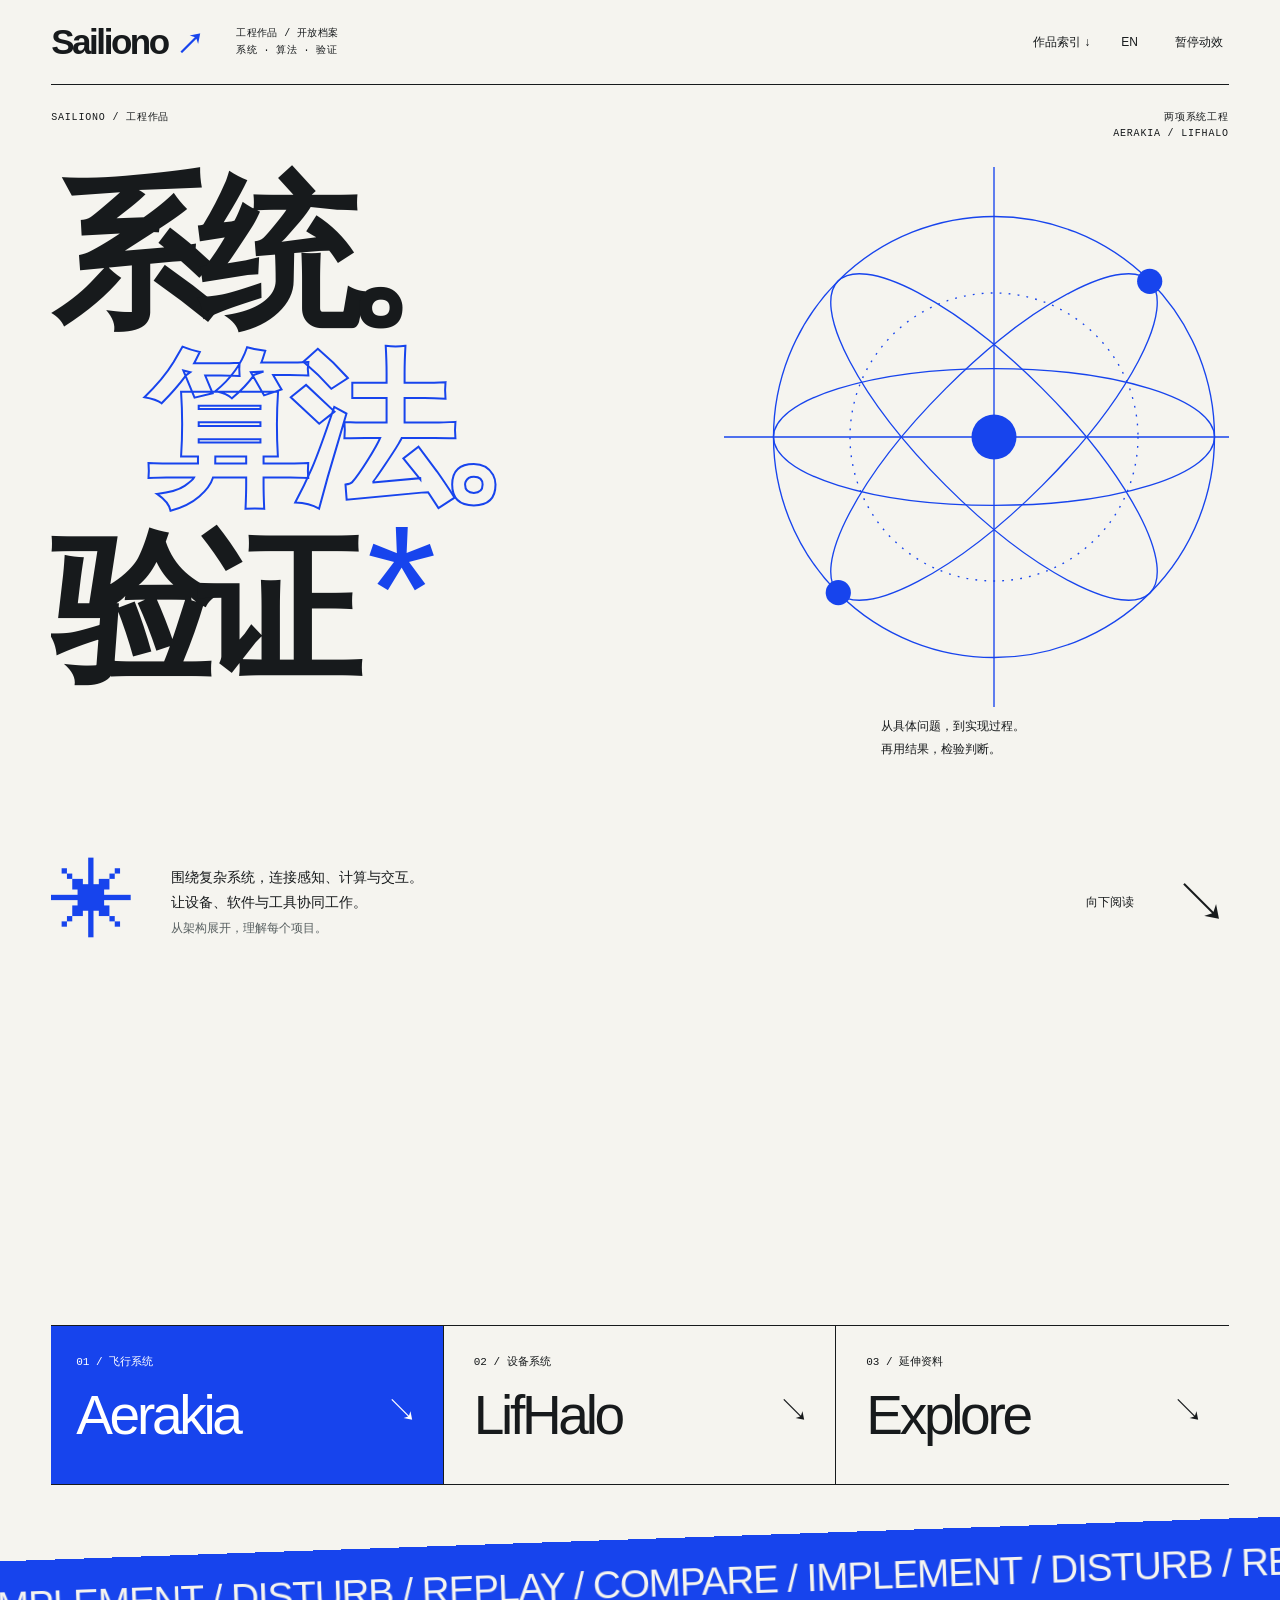
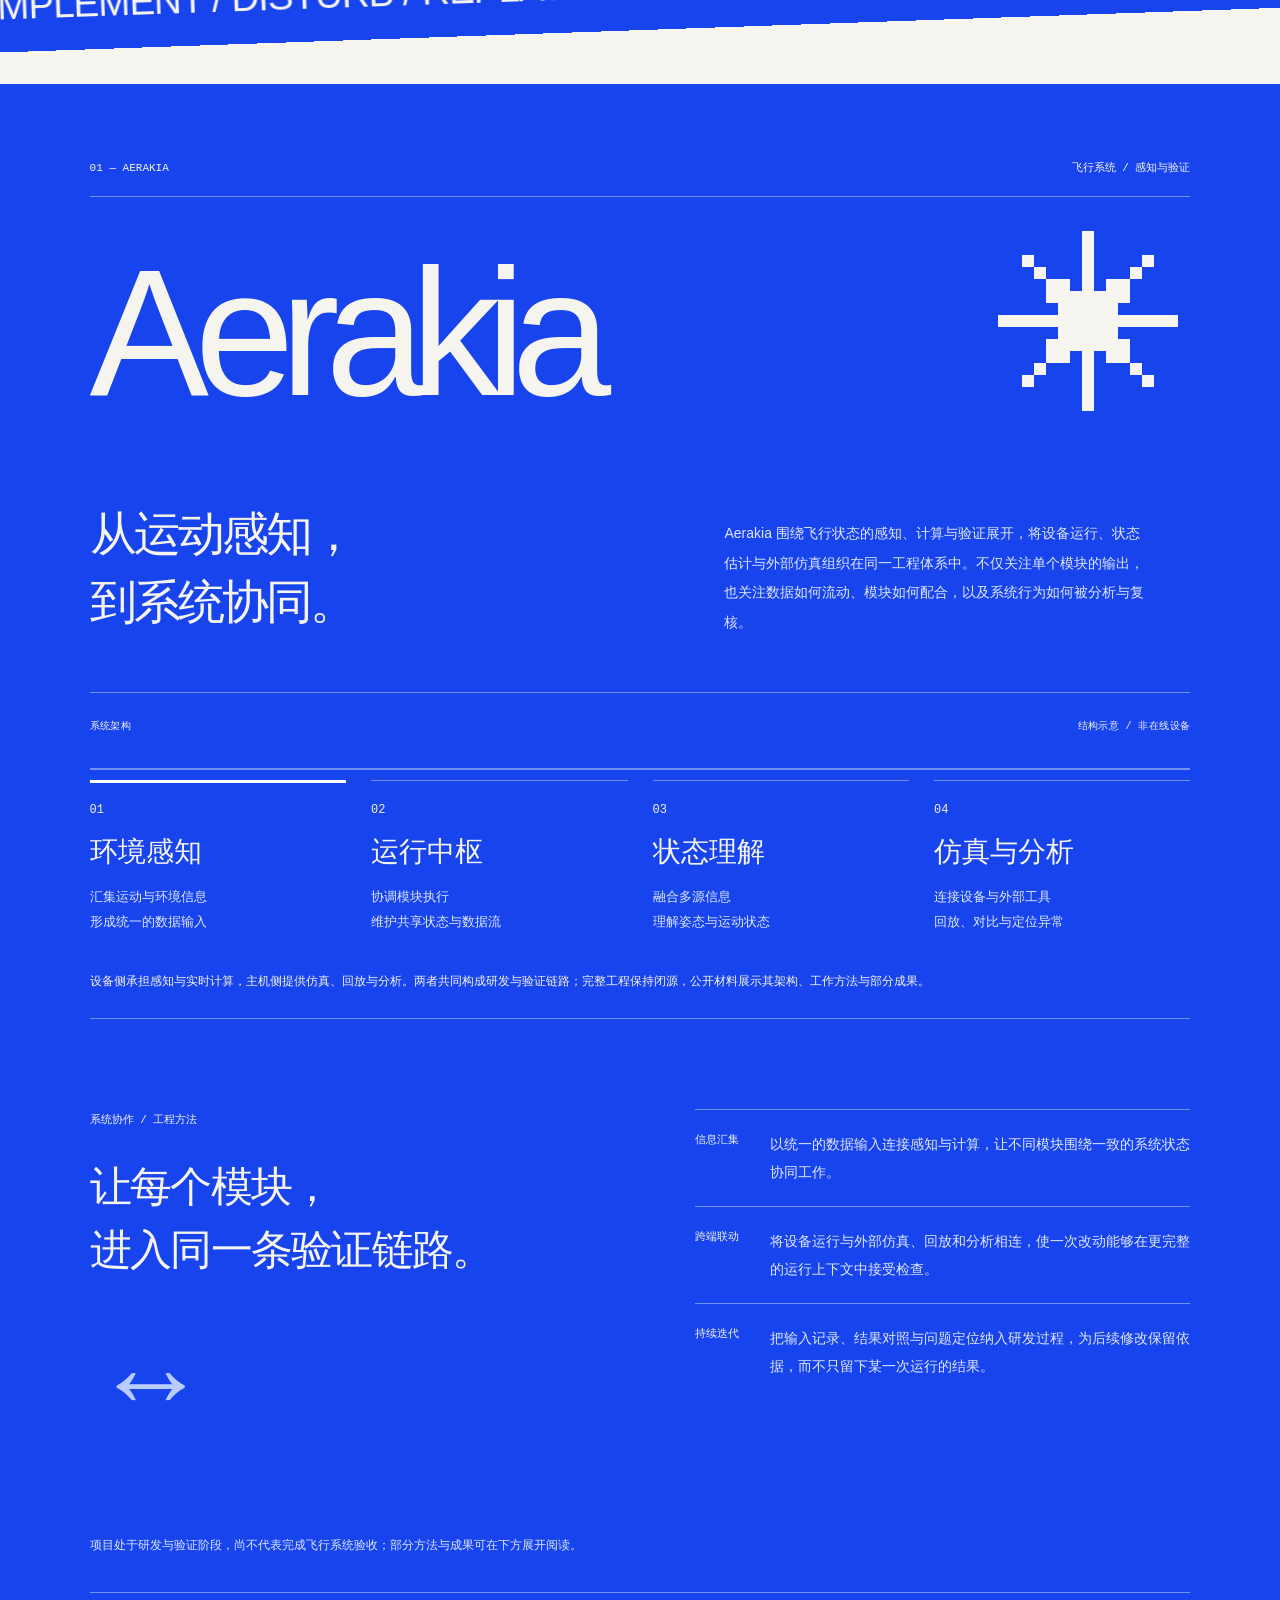
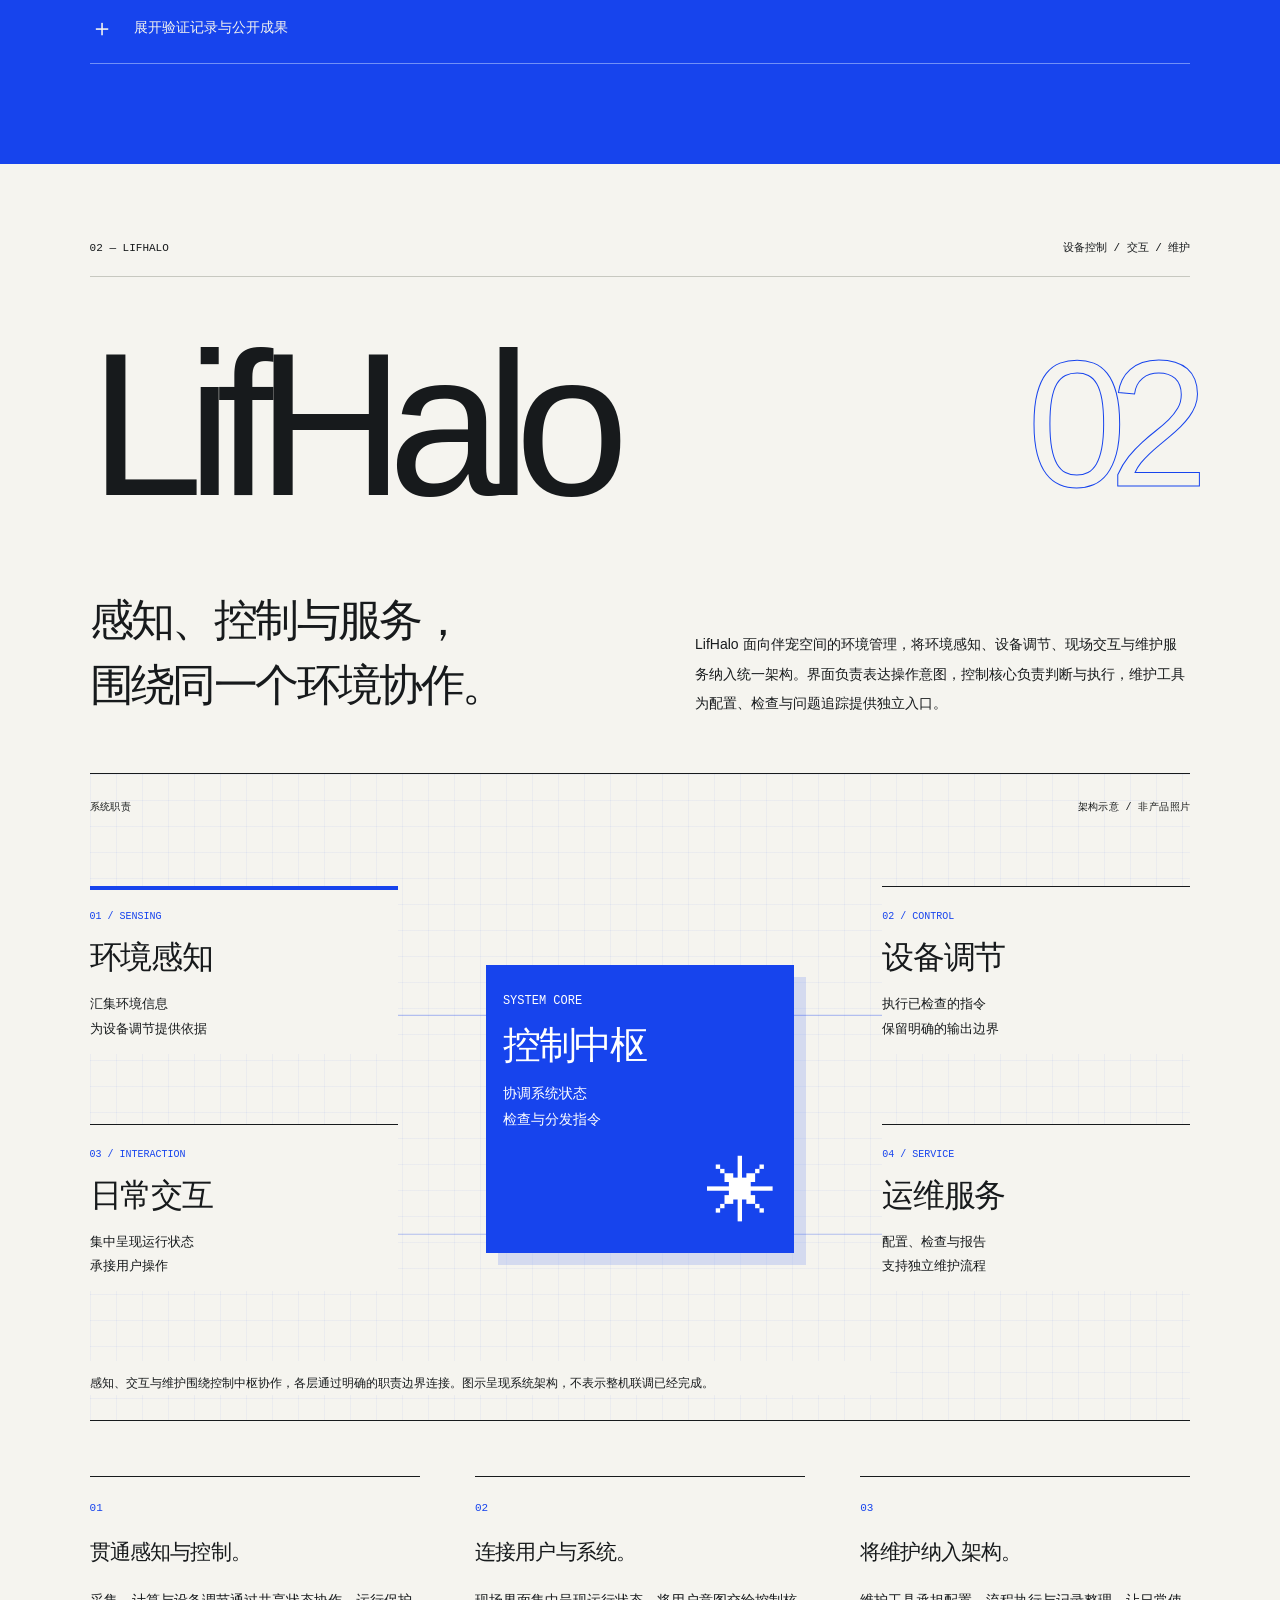
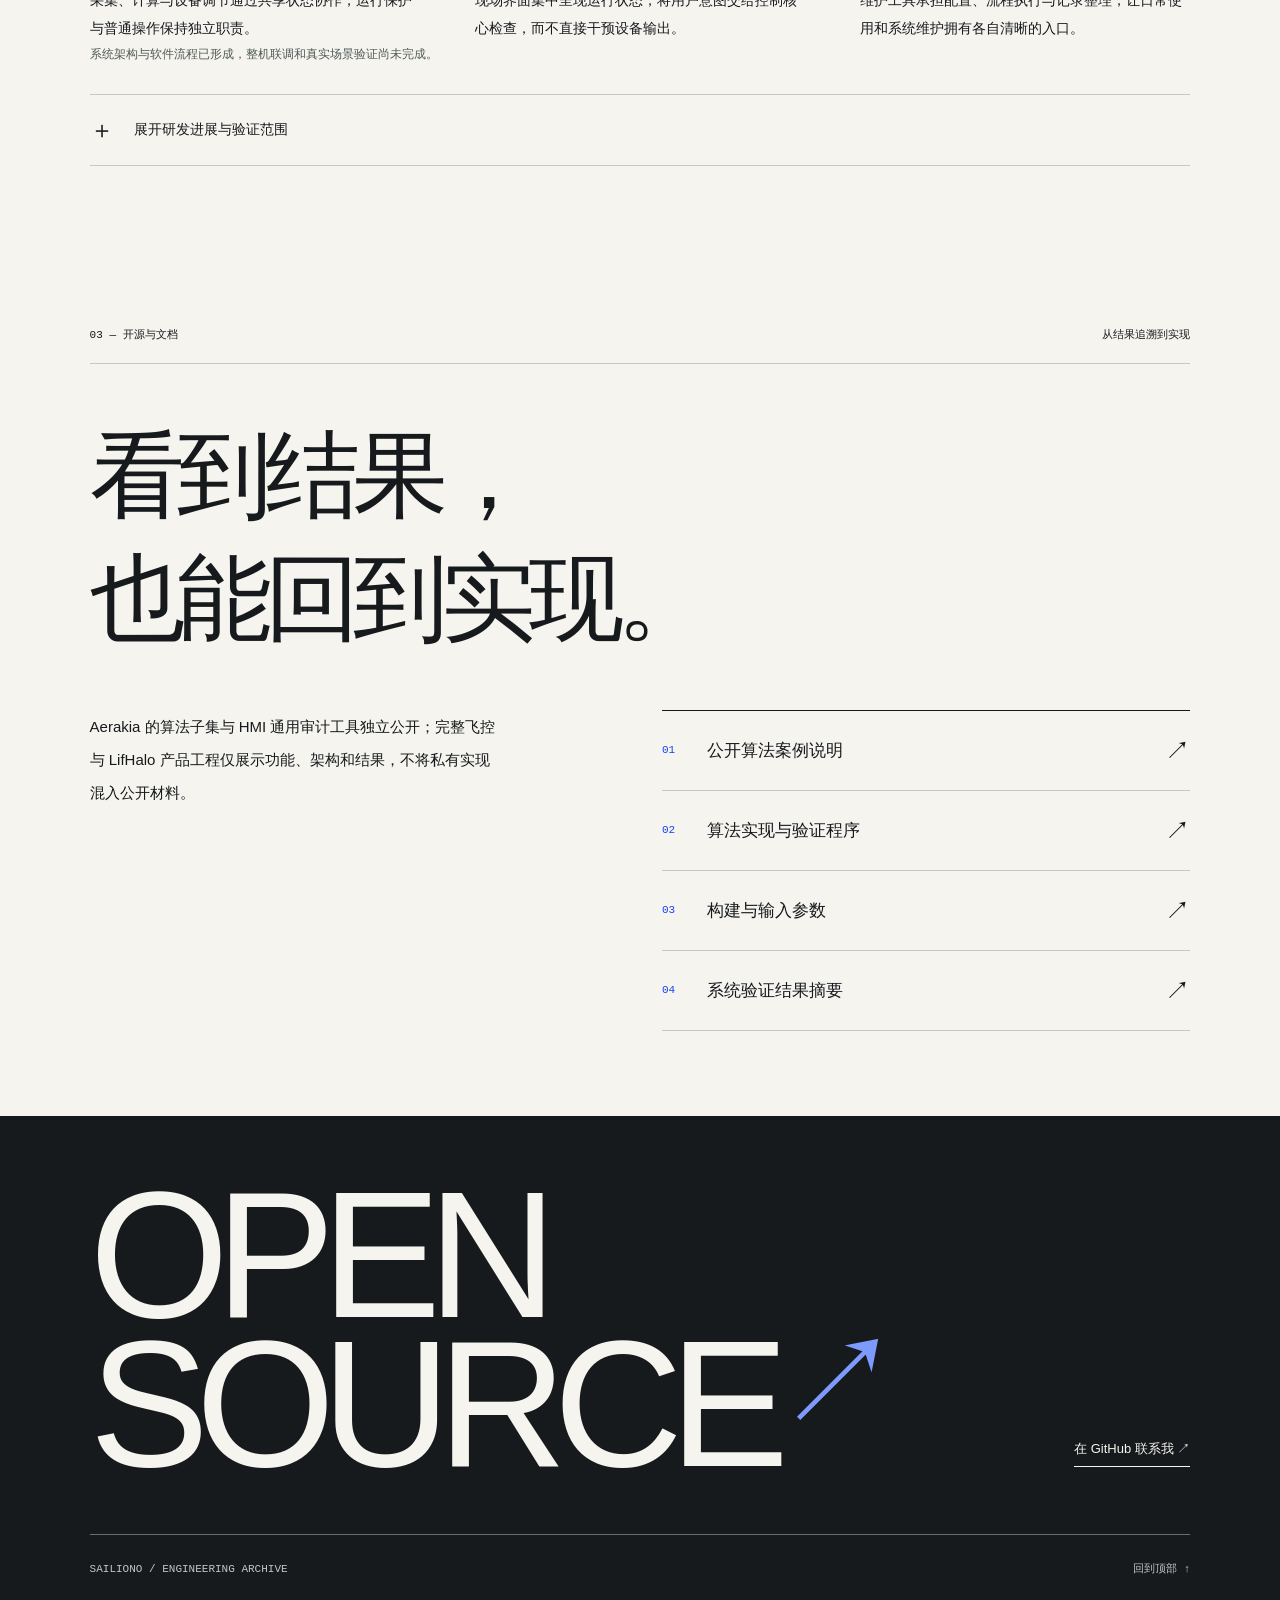
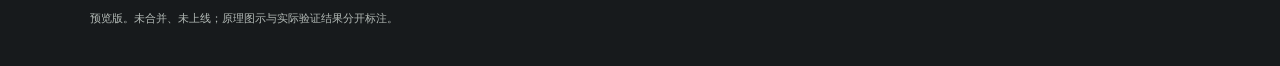
<file: index.html>
<!doctype html>
<html lang="zh-CN">
  <head>
    <meta charset="UTF-8" />
    <meta name="viewport" content="width=device-width,initial-scale=1" />
    <meta name="theme-color" content="#1744ed" />
    <meta
      name="description"
      content="Sailiono 的系统工程作品：围绕飞行系统与环境管理，展示感知、计算、交互与维护如何构成协同架构。"
    />
    <title>Sailiono — 系统、算法与验证</title>
    <link rel="icon" href="favicon.svg" />
    <link rel="stylesheet" href="directions/b.css" />
    <script src="directions/b.js" defer></script>
  </head>
  <body id="top">
    <a class="skip" href="#projects" data-en="Skip to selected work"
      >跳到作品</a
    >
    <header>
      <a class="wordmark" href="#top">Sailiono<span>↗</span></a>
      <span
        class="header-descriptor"
        data-en="ENGINEERING ARCHIVE<br>SYSTEMS · ALGORITHMS · VALIDATION"
        >工程作品 / 开放档案<br />系统 · 算法 · 验证</span
      >
      <nav aria-label="主导航" data-aria-en="Main navigation">
        <a href="#projects" data-en="Explore ↓">作品索引 ↓</a>
        <button
          hidden
          data-language
          type="button"
          aria-label="Switch to English"
        >
          EN
        </button>
        <button hidden data-motion type="button" aria-pressed="false">
          暂停动效
        </button>
      </nav>
    </header>
    <main>
      <section class="poster" data-hero>
        <div class="poster-stage">
          <div class="poster-meta">
            <span data-en="SAILIONO / SELECTED WORK">SAILIONO / 工程作品</span
            ><span data-en="TWO SYSTEMS<br>AERAKIA / LIFHALO"
              >两项系统工程<br />AERAKIA / LIFHALO</span
            >
          </div>
          <div class="poster-main">
            <h1>
              <span data-en="Systems.">系统。</span
              ><span class="outline" data-en="Algorithms.">算法。</span
              ><span data-en="Validation<span class='blue-dot'>*</span>"
                >验证<span class="blue-dot">*</span></span
              >
            </h1>
            <figure
              class="kinetic-mark"
              aria-label="交叠坐标环的抽象图形，不代表实测姿态"
              data-aria-en="Abstract coordinate rings, not a measured attitude"
            >
              <svg viewBox="0 0 600 600" aria-hidden="true">
                <g
                  class="orbit-lines"
                  fill="none"
                  stroke="currentColor"
                  stroke-width="1.5"
                >
                  <circle cx="300" cy="300" r="245" />
                  <ellipse
                    class="orbit-one"
                    cx="300"
                    cy="300"
                    rx="245"
                    ry="76"
                    transform="rotate(45 300 300)"
                  />
                  <ellipse
                    class="orbit-two"
                    cx="300"
                    cy="300"
                    rx="245"
                    ry="76"
                    transform="rotate(-45 300 300)"
                  />
                  <ellipse cx="300" cy="300" rx="245" ry="76" />
                  <circle
                    class="orbit-dashes"
                    cx="300"
                    cy="300"
                    r="160"
                    stroke-dasharray="2 8"
                  />
                  <path d="M0 300h600M300 0v600" />
                </g>
                <g class="orbit-nodes" fill="currentColor">
                  <circle cx="473" cy="127" r="14" />
                  <circle cx="127" cy="473" r="14" />
                  <circle cx="300" cy="300" r="25" />
                </g>
              </svg>
              <figcaption
                data-en="From a question, to implementation.<br>Then back to the result."
              >
                从具体问题，到实现过程。<br />再用结果，检验判断。
              </figcaption>
            </figure>
          </div>
          <div class="poster-bottom">
            <span class="cross" aria-hidden="true">✳</span>
            <p
              data-en="Sensing, computation and interaction.&lt;br&gt;Devices, software and tools working together.&lt;br&gt;&lt;span&gt;Understand each project through its architecture.&lt;/span&gt;"
            >
              围绕复杂系统，连接感知、计算与交互。<br />让设备、软件与工具协同工作。<br /><span
                >从架构展开，理解每个项目。</span
              >
            </p>
            <a
              href="#projects"
              aria-label="向下阅读：浏览代表项目"
              data-aria-en="Explore selected work"
              ><span class="read-label" data-en="Explore">向下阅读</span
              ><span aria-hidden="true">↘</span></a
            >
          </div>
        </div>
      </section>
      <nav
        id="projects"
        class="index"
        aria-label="阅读索引"
        data-aria-en="Reading index"
      >
        <a data-project-link href="#aerakia"
          ><span data-en="01 / FLIGHT SYSTEM">01 / 飞行系统</span
          ><strong>Aerakia</strong><b aria-hidden="true">↘</b></a
        >
        <a data-project-link href="#lifhalo"
          ><span data-en="02 / SYSTEM">02 / 设备系统</span
          ><strong>LifHalo</strong><b aria-hidden="true">↘</b></a
        >
        <a data-project-link href="#method"
          ><span data-en="03 / RESOURCES">03 / 延伸资料</span
          ><strong>Explore</strong><b aria-hidden="true">↘</b></a
        >
      </nav>
      <div class="tape-viewport" aria-hidden="true">
        <div class="blue-tape">
          <div>
            IMPLEMENT / DISTURB / REPLAY / COMPARE / IMPLEMENT / DISTURB /
            REPLAY / COMPARE /
          </div>
        </div>
      </div>
      <span id="aerakia-summary" class="legacy-anchor" aria-hidden="true"></span
      ><span id="workbench" class="legacy-anchor" aria-hidden="true"></span
      ><span
        id="project-overview"
        class="legacy-anchor"
        aria-hidden="true"
      ></span>
      <section id="aerakia" class="algorithm project" data-index>
        <div class="project-top">
          <span>01 — AERAKIA</span
          ><span data-en="FLIGHT SYSTEMS / SENSING &amp; VALIDATION"
            >飞行系统 / 感知与验证</span
          >
        </div>
        <div class="algorithm-title">
          <h2>Aerakia</h2>
          <span class="asterisk" aria-hidden="true">✳</span>
        </div>
        <div class="algorithm-intro">
          <h3 data-en="From motion sensing&lt;br&gt;to a connected system.">
            从运动感知，<br />到系统协同。
          </h3>
          <p
            data-en="Aerakia connects sensing, computation and validation for flight-state estimation. Device operation, estimation and external simulation form one engineering system, addressing how data moves, how modules work together and how their behavior can be examined."
          >
            Aerakia
            围绕飞行状态的感知、计算与验证展开，将设备运行、状态估计与外部仿真组织在同一工程体系中。不仅关注单个模块的输出，也关注数据如何流动、模块如何配合，以及系统行为如何被分析与复核。
          </p>
        </div>
        <figure class="flight-system" data-system>
          <div class="system-kicker">
            <span data-en="SYSTEM ARCHITECTURE">系统架构</span
            ><span data-en="SCHEMATIC / NOT A LIVE DEVICE"
              >结构示意 / 非在线设备</span
            >
          </div>
          <div class="flight-route" aria-hidden="true">
            <span></span><span></span><span></span>
          </div>
          <div class="flight-nodes">
            <div data-system-node>
              <span>01</span><strong data-en="Sensing">环境感知</strong>
              <p
                data-en="Motion and environmental data&lt;br&gt;shared input conventions"
              >
                汇集运动与环境信息<br />形成统一的数据输入
              </p>
            </div>
            <div data-system-node>
              <span>02</span
              ><strong data-en="Runtime coordination">运行中枢</strong>
              <p
                data-en="Coordinate module execution&lt;br&gt;share state and data"
              >
                协调模块执行<br />维护共享状态与数据流
              </p>
            </div>
            <div data-system-node>
              <span>03</span
              ><strong data-en="State estimation">状态理解</strong>
              <p
                data-en="Combine multiple inputs&lt;br&gt;estimate orientation and motion"
              >
                融合多源信息<br />理解姿态与运动状态
              </p>
            </div>
            <div data-system-node>
              <span>04</span
              ><strong data-en="Simulation and analysis">仿真与分析</strong>
              <p
                data-en="Connect devices and host tools&lt;br&gt;replay, compare and investigate"
              >
                连接设备与外部工具<br />回放、对比与定位异常
              </p>
            </div>
          </div>
          <figcaption
            data-en="The device handles sensing and real-time computation; host tools provide simulation, replay and analysis. Together they support development and validation. The complete project remains private; architecture, methods and selected results are presented here."
          >
            设备侧承担感知与实时计算，主机侧提供仿真、回放与分析。两者共同构成研发与验证链路；完整工程保持闭源，公开材料展示其架构、工作方法与部分成果。
          </figcaption>
        </figure>
        <div class="engineering-story">
          <div>
            <span
              class="story-label"
              data-en="SYSTEM COOPERATION / ENGINEERING METHOD"
              >系统协作 / 工程方法</span
            >
            <h4 data-en="Bring each module<br>into one validation workflow.">
              让每个模块，<br />进入同一条验证链路。
            </h4>
            <span class="time-glyph" aria-hidden="true">↔</span>
          </div>
          <ol>
            <li>
              <span data-en="DATA">信息汇集</span>
              <p
                data-en="Shared inputs connect sensing and estimation, allowing modules to work from a consistent view of system state."
              >
                以统一的数据输入连接感知与计算，让不同模块围绕一致的系统状态协同工作。
              </p>
            </li>
            <li>
              <span data-en="COOPERATION">跨端联动</span>
              <p
                data-en="Device operation connects to external simulation, replay and analysis, so changes can be examined beyond a single module."
              >
                将设备运行与外部仿真、回放和分析相连，使一次改动能够在更完整的运行上下文中接受检查。
              </p>
            </li>
            <li>
              <span data-en="ITERATION">持续迭代</span>
              <p
                data-en="Recorded inputs, comparison results and issue histories support investigation and further development."
              >
                把输入记录、结果对照与问题定位纳入研发过程，为后续修改保留依据，而不只留下某一次运行的结果。
              </p>
            </li>
          </ol>
        </div>
        <p
          class="boundary"
          data-en="A research and validation project, not a flight-qualified product. Selected methods and results are available below."
        >
          项目处于研发与验证阶段，尚不代表完成飞行系统验收；部分方法与成果可在下方展开阅读。
        </p>
        <details class="evidence-foldout">
          <summary>
            <b aria-hidden="true">＋</b
            ><span data-en="Explore validation records and public results"
              >展开验证记录与公开成果</span
            >
          </summary>
          <div class="evidence-body">
            <div class="details-body">
              <h4
                data-en="A recorded issue: replay and device state fell out of step."
              >
                历史问题：回放与设备状态不同步。
              </h4>
              <p
                data-en="When a host replay restarted while the device retained its previous state, their time references diverged and the estimated state could become invalid. The recorded fix detects time rollback and guards abnormal steps. This is a historical fix summary, not a new hardware retest."
              >
                一次回放重新开始时，设备仍保留上次运行状态，双方的时间基准出现偏差，导致状态估计异常。已有修复记录包括时间回退检测与异常步长保护；这里介绍的是历史定位过程，不是本次硬件复测。
              </p>
            </div>
            <div class="algorithm-subchapter">
              <span
                class="story-label"
                data-en="PUBLIC RESULTS / ALGORITHM VALIDATION"
                >公开成果 / 算法验证</span
              >
              <h3
                data-en="When the magnetic field shifts,<br>how does attitude estimation respond?"
              >
                磁场发生偏移，<br />姿态估计如何响应。
              </h3>
              <p
                data-en="Attitude estimation turns sensor readings into a device orientation. The public C algorithms let this part of the work be inspected independently, with repeatable synthetic inputs and comparable outputs."
              >
                姿态估计将传感器数据转换为设备朝向。独立公开的 C
                算法子集，以可重复的合成输入与输出对比，展示这部分工作的验证过程。
              </p>
            </div>
            <div
              class="estimation-flow"
              aria-label="验证过程"
              data-aria-en="Validation process"
            >
              <div>
                <span>01 / INPUT</span>
                <p data-en="Synthetic motion">合成运动输入</p>
              </div>
              <i aria-hidden="true">→</i>
              <div>
                <span>02 / DISTURBANCE</span>
                <p data-en="Magnetic bias">加入磁场偏置</p>
              </div>
              <i aria-hidden="true">→</i>
              <div>
                <span>03 / COMPARE</span>
                <p data-en="Compare the response">比较算法响应</p>
              </div>
            </div>
            <div class="comparison" data-comparison>
              <div>
                <span data-en="STANDARD / OVERALL ATTITUDE RMSE"
                  >标准配置 / 整体姿态 RMSE</span
                ><strong>27.1650<small>°</small></strong>
              </div>
              <b aria-hidden="true">↓</b>
              <div>
                <span data-en="ROBUST / OVERALL ATTITUDE RMSE"
                  >抗干扰配置 / 整体姿态 RMSE</span
                ><strong>0.2854<small>°</small></strong>
              </div>
            </div>
            <p
              class="boundary"
              data-en="These fixed values describe one deterministic synthetic replay, not flight tests, certified accuracy or product reliability. These curves validate the public algorithm subset on the host, not the full flight controller."
            >
              以上数值来自同一确定性合成场景，不是实飞结果，也不构成飞行精度或产品可靠性结论。这些曲线只对应公开算法与主机验证，不代表完整飞控性能。
            </p>
            <div id="replay" class="replay-caption">
              <h4 data-en="One scenario.<br>2,000 actual output samples.">
                一个场景。<br />2000 个实际输出点。
              </h4>
              <p
                data-en="20 seconds / 100 Hz / seed 7. A magnetic bias begins at about 6.66 seconds. These curves are actual outputs from the public C runner, not hand-drawn trends."
              >
                20 秒 / 100 Hz / 种子 7。约 6.66
                秒起加入磁场偏置。以下曲线来自公开 C runner，不是手绘趋势。
              </p>
            </div>
            <figure class="plot" data-plot>
              <div class="replay-transport" hidden>
                <span class="replay-time" aria-hidden="true"
                  >00.00 / 20.00 s</span
                >
                <button type="button" data-replay-toggle aria-pressed="false">
                  显示完整曲线
                </button>
              </div>
              <div class="plot-charts">
                <svg
                  data-chart="replay-wide"
                  class="chart-wide"
                  xmlns="http://www.w3.org/2000/svg"
                  viewBox="0 0 1000 440"
                  width="1000"
                  height="440"
                  role="img"
                  aria-labelledby="replay-wide-title replay-wide-desc"
                >
                  <defs>
                    <clipPath id="replay-wide-clip">
                      <rect
                        data-plot-reveal
                        x="49"
                        y="58"
                        width="934"
                        height="340"
                        data-width="934"
                      />
                    </clipPath>
                  </defs>
                  <title id="replay-wide-title">公开 C 算法磁偏置回放</title>
                  <desc id="replay-wide-desc">
                    2000个实际输出采样点。6.66秒起加入磁偏置，标准配置误差上升，抗干扰配置接近参考值。合成回放，不是实飞。
                  </desc>
                  <rect width="1000" height="440" fill="#1744ed" />
                  <rect
                    x="360.022"
                    y="58"
                    width="622.9780000000001"
                    height="340"
                    fill="#dce5ff"
                    opacity=".05"
                  />
                  <g
                    font-family="Arial,Noto Sans CJK SC,sans-serif"
                    font-size="17"
                    fill="#dce5ff"
                  >
                    <text x="49" y="25">姿态误差 / °</text>
                    <path d="M49 398.0H983" stroke="#466af2" />
                    <text x="38" y="404.0" text-anchor="end">0</text>
                    <path d="M49 313.0H983" stroke="#466af2" />
                    <text x="38" y="319.0" text-anchor="end">15</text>
                    <path d="M49 228.0H983" stroke="#466af2" />
                    <text x="38" y="234.0" text-anchor="end">30</text>
                    <path d="M49 143.0H983" stroke="#466af2" />
                    <text x="38" y="149.0" text-anchor="end">45</text>
                    <path d="M49 58.0H983" stroke="#466af2" />
                    <text x="38" y="64.0" text-anchor="end">60</text>
                    <text x="49.0" y="427" text-anchor="middle">0</text>
                    <text x="282.5" y="427" text-anchor="middle">5</text>
                    <text x="516.0" y="427" text-anchor="middle">10</text>
                    <text x="749.5" y="427" text-anchor="middle">15</text>
                    <text x="983.0" y="427" text-anchor="middle">20</text>
                    <text x="983" y="25" text-anchor="end">时间 / s</text>
                    <text x="366.022" y="79">磁场偏置 →</text>
                  </g>
                  <polyline
                    clip-path="url(#replay-wide-clip)"
                    points="49.000,396.824 49.467,396.840 49.934,396.847 50.401,396.845 50.868,396.847 51.335,396.850 51.802,396.847 52.269,396.849 52.736,396.856 53.203,396.861 53.670,396.863 54.137,396.866 54.604,396.867 55.071,396.861 55.538,396.864 56.005,396.858 56.472,396.855 56.939,396.847 57.406,396.847 57.873,396.857 58.340,396.860 58.807,396.854 59.274,396.854 59.741,396.851 60.208,396.852 60.675,396.851 61.142,396.847 61.609,396.847 62.076,396.844 62.543,396.844 63.010,396.845 63.477,396.832 63.944,396.816 64.411,396.819 64.878,396.812 65.345,396.816 65.812,396.818 66.279,396.816 66.746,396.823 67.213,396.826 67.680,396.826 68.147,396.821 68.614,396.831 69.081,396.826 69.548,396.829 70.015,396.820 70.482,396.825 70.949,396.837 71.416,396.839 71.883,396.838 72.350,396.828 72.817,396.834 73.284,396.827 73.751,396.816 74.218,396.818 74.685,396.819 75.152,396.812 75.619,396.800 76.086,396.800 76.553,396.800 77.020,396.808 77.487,396.810 77.954,396.812 78.421,396.817 78.888,396.820 79.355,396.819 79.822,396.810 80.289,396.808 80.756,396.797 81.223,396.796 81.690,396.792 82.157,396.802 82.624,396.808 83.091,396.810 83.558,396.803 84.025,396.810 84.492,396.809 84.959,396.818 85.426,396.815 85.893,396.809 86.360,396.798 86.827,396.798 87.294,396.799 87.761,396.803 88.228,396.801 88.695,396.797 89.162,396.797 89.629,396.792 90.096,396.794 90.563,396.807 91.030,396.813 91.497,396.824 91.964,396.827 92.431,396.828 92.898,396.833 93.365,396.830 93.832,396.829 94.299,396.833 94.766,396.831 95.233,396.840 95.700,396.840 96.167,396.842 96.634,396.840 97.101,396.832 97.568,396.842 98.035,396.847 98.502,396.841 98.969,396.836 99.436,396.835 99.903,396.834 100.370,396.831 100.837,396.826 101.304,396.829 101.771,396.832 102.238,396.829 102.705,396.826 103.172,396.828 103.639,396.824 104.106,396.825 104.573,396.813 105.040,396.822 105.507,396.832 105.974,396.835 106.441,396.832 106.908,396.836 107.375,396.841 107.842,396.838 108.309,396.836 108.776,396.843 109.243,396.841 109.710,396.856 110.177,396.857 110.644,396.861 111.111,396.862 111.578,396.854 112.045,396.847 112.512,396.856 112.979,396.854 113.446,396.859 113.913,396.853 114.380,396.851 114.847,396.842 115.314,396.837 115.781,396.832 116.248,396.836 116.715,396.842 117.182,396.837 117.649,396.838 118.116,396.834 118.583,396.840 119.050,396.833 119.517,396.838 119.984,396.841 120.451,396.840 120.918,396.842 121.385,396.842 121.852,396.843 122.319,396.837 122.786,396.841 123.253,396.843 123.720,396.837 124.187,396.836 124.654,396.832 125.121,396.835 125.588,396.838 126.055,396.839 126.522,396.837 126.989,396.841 127.456,396.832 127.923,396.828 128.390,396.825 128.857,396.820 129.324,396.823 129.791,396.824 130.258,396.826 130.725,396.823 131.192,396.831 131.659,396.837 132.126,396.843 132.593,396.851 133.060,396.856 133.527,396.853 133.994,396.854 134.461,396.859 134.928,396.859 135.395,396.870 135.862,396.875 136.329,396.871 136.796,396.880 137.263,396.883 137.730,396.879 138.197,396.885 138.664,396.887 139.131,396.890 139.598,396.890 140.065,396.888 140.532,396.885 140.999,396.876 141.466,396.863 141.933,396.868 142.400,396.865 142.867,396.858 143.334,396.857 143.801,396.861 144.268,396.859 144.735,396.858 145.202,396.857 145.669,396.852 146.136,396.859 146.603,396.850 147.070,396.855 147.537,396.861 148.004,396.868 148.471,396.861 148.938,396.860 149.405,396.854 149.872,396.859 150.339,396.864 150.806,396.864 151.273,396.866 151.740,396.869 152.207,396.866 152.674,396.865 153.141,396.865 153.608,396.873 154.075,396.873 154.542,396.873 155.009,396.869 155.476,396.870 155.943,396.873 156.410,396.877 156.877,396.879 157.344,396.884 157.811,396.882 158.278,396.887 158.745,396.882 159.212,396.878 159.679,396.879 160.146,396.885 160.613,396.884 161.080,396.883 161.547,396.880 162.014,396.889 162.481,396.884 162.948,396.881 163.415,396.885 163.882,396.881 164.349,396.876 164.816,396.875 165.283,396.878 165.750,396.877 166.217,396.878 166.684,396.886 167.151,396.891 167.618,396.886 168.085,396.880 168.552,396.883 169.019,396.886 169.486,396.882 169.953,396.878 170.420,396.877 170.887,396.878 171.354,396.882 171.821,396.881 172.288,396.882 172.755,396.887 173.222,396.893 173.689,396.885 174.156,396.883 174.623,396.878 175.090,396.879 175.557,396.875 176.024,396.873 176.491,396.868 176.958,396.870 177.425,396.869 177.892,396.875 178.359,396.875 178.826,396.877 179.293,396.883 179.760,396.878 180.227,396.878 180.694,396.880 181.161,396.880 181.628,396.882 182.095,396.883 182.562,396.879 183.029,396.880 183.496,396.881 183.963,396.887 184.430,396.881 184.897,396.882 185.364,396.891 185.831,396.889 186.298,396.890 186.765,396.897 187.232,396.894 187.699,396.893 188.166,396.898 188.633,396.890 189.100,396.888 189.567,396.883 190.034,396.886 190.501,396.884 190.968,396.887 191.435,396.884 191.902,396.879 192.369,396.878 192.836,396.870 193.303,396.869 193.770,396.874 194.237,396.879 194.704,396.881 195.171,396.878 195.638,396.884 196.105,396.879 196.572,396.873 197.039,396.870 197.506,396.871 197.973,396.875 198.440,396.870 198.907,396.863 199.374,396.867 199.841,396.878 200.308,396.874 200.775,396.868 201.242,396.868 201.709,396.871 202.176,396.863 202.643,396.863 203.110,396.862 203.577,396.858 204.044,396.866 204.511,396.869 204.978,396.865 205.445,396.867 205.912,396.871 206.379,396.863 206.846,396.863 207.313,396.857 207.780,396.848 208.247,396.840 208.714,396.838 209.181,396.834 209.648,396.832 210.115,396.832 210.582,396.828 211.049,396.827 211.516,396.826 211.983,396.825 212.450,396.829 212.917,396.825 213.384,396.824 213.851,396.818 214.318,396.819 214.785,396.824 215.252,396.820 215.719,396.824 216.186,396.826 216.653,396.831 217.120,396.830 217.587,396.824 218.054,396.822 218.521,396.818 218.988,396.820 219.455,396.819 219.922,396.815 220.389,396.817 220.856,396.812 221.323,396.811 221.790,396.804 222.257,396.807 222.724,396.806 223.191,396.806 223.658,396.803 224.125,396.794 224.592,396.795 225.059,396.793 225.526,396.794 225.993,396.790 226.460,396.790 226.927,396.790 227.394,396.790 227.861,396.780 228.328,396.780 228.795,396.791 229.262,396.787 229.729,396.788 230.196,396.785 230.663,396.796 231.130,396.796 231.597,396.792 232.064,396.781 232.531,396.781 232.998,396.773 233.465,396.776 233.932,396.779 234.399,396.781 234.866,396.775 235.333,396.784 235.800,396.785 236.267,396.789 236.734,396.791 237.201,396.795 237.668,396.796 238.135,396.797 238.602,396.797 239.069,396.793 239.536,396.793 240.003,396.789 240.470,396.796 240.937,396.800 241.404,396.799 241.871,396.801 242.338,396.816 242.805,396.814 243.272,396.817 243.739,396.818 244.206,396.815 244.673,396.818 245.140,396.817 245.607,396.817 246.074,396.816 246.541,396.798 247.008,396.801 247.475,396.804 247.942,396.798 248.409,396.803 248.876,396.809 249.343,396.807 249.810,396.807 250.277,396.811 250.744,396.813 251.211,396.813 251.678,396.810 252.145,396.803 252.612,396.808 253.079,396.809 253.546,396.807 254.013,396.807 254.480,396.808 254.947,396.821 255.414,396.815 255.881,396.818 256.348,396.825 256.815,396.831 257.282,396.828 257.749,396.830 258.216,396.819 258.683,396.824 259.150,396.828 259.617,396.828 260.084,396.828 260.551,396.838 261.018,396.845 261.485,396.847 261.952,396.847 262.419,396.856 262.886,396.852 263.353,396.853 263.820,396.856 264.287,396.848 264.754,396.841 265.221,396.836 265.688,396.831 266.155,396.826 266.622,396.821 267.089,396.816 267.556,396.820 268.023,396.812 268.490,396.820 268.957,396.816 269.424,396.816 269.891,396.807 270.358,396.808 270.825,396.812 271.292,396.819 271.759,396.814 272.226,396.812 272.693,396.809 273.160,396.811 273.627,396.809 274.094,396.807 274.561,396.794 275.028,396.792 275.495,396.785 275.962,396.791 276.429,396.789 276.896,396.788 277.363,396.782 277.830,396.776 278.297,396.773 278.764,396.770 279.231,396.768 279.698,396.764 280.165,396.765 280.632,396.770 281.099,396.766 281.566,396.752 282.033,396.755 282.500,396.756 282.967,396.752 283.434,396.755 283.901,396.760 284.368,396.757 284.835,396.754 285.302,396.752 285.769,396.755 286.236,396.759 286.703,396.761 287.170,396.760 287.637,396.754 288.104,396.754 288.571,396.754 289.038,396.756 289.505,396.759 289.972,396.755 290.439,396.755 290.906,396.757 291.373,396.755 291.840,396.750 292.307,396.757 292.774,396.756 293.241,396.757 293.708,396.762 294.175,396.759 294.642,396.761 295.109,396.762 295.576,396.755 296.043,396.766 296.510,396.760 296.977,396.761 297.444,396.759 297.911,396.758 298.378,396.763 298.845,396.771 299.312,396.772 299.779,396.769 300.246,396.772 300.713,396.765 301.180,396.766 301.647,396.762 302.114,396.754 302.581,396.747 303.048,396.746 303.515,396.747 303.982,396.751 304.449,396.751 304.916,396.750 305.383,396.750 305.850,396.752 306.317,396.753 306.784,396.758 307.251,396.756 307.718,396.748 308.185,396.746 308.652,396.748 309.119,396.741 309.586,396.729 310.053,396.721 310.520,396.715 310.987,396.708 311.454,396.703 311.921,396.702 312.388,396.698 312.855,396.704 313.322,396.701 313.789,396.701 314.256,396.691 314.723,396.691 315.190,396.692 315.657,396.692 316.124,396.687 316.591,396.689 317.058,396.688 317.525,396.686 317.992,396.695 318.459,396.693 318.926,396.688 319.393,396.678 319.860,396.678 320.327,396.679 320.794,396.684 321.261,396.696 321.728,396.692 322.195,396.696 322.662,396.695 323.129,396.694 323.596,396.698 324.063,396.707 324.530,396.715 324.997,396.707 325.464,396.707 325.931,396.710 326.398,396.713 326.865,396.724 327.332,396.720 327.799,396.723 328.266,396.728 328.733,396.725 329.200,396.723 329.667,396.725 330.134,396.736 330.601,396.731 331.068,396.728 331.535,396.730 332.002,396.725 332.469,396.726 332.936,396.729 333.403,396.728 333.870,396.729 334.337,396.724 334.804,396.722 335.271,396.718 335.738,396.732 336.205,396.736 336.672,396.740 337.139,396.745 337.606,396.746 338.073,396.750 338.540,396.750 339.007,396.744 339.474,396.746 339.941,396.739 340.408,396.741 340.875,396.738 341.342,396.732 341.809,396.732 342.276,396.734 342.743,396.733 343.210,396.738 343.677,396.736 344.144,396.726 344.611,396.733 345.078,396.732 345.545,396.727 346.012,396.722 346.479,396.719 346.946,396.730 347.413,396.731 347.880,396.733 348.347,396.739 348.814,396.740 349.281,396.740 349.748,396.736 350.215,396.741 350.682,396.741 351.149,396.741 351.616,396.740 352.083,396.735 352.550,396.730 353.017,396.735 353.484,396.740 353.951,396.738 354.418,396.738 354.885,396.740 355.352,396.743 355.819,396.737 356.286,396.731 356.753,396.731 357.220,396.730 357.687,396.738 358.154,396.741 358.621,396.738 359.088,396.738 359.555,396.746 360.022,395.326 360.489,393.587 360.956,391.806 361.423,390.026 361.890,388.257 362.357,386.501 362.824,384.758 363.291,383.026 363.758,381.317 364.225,379.613 364.692,377.927 365.159,376.262 365.626,374.617 366.093,372.983 366.560,371.367 367.027,369.758 367.494,368.171 367.961,366.598 368.428,365.036 368.895,363.493 369.362,361.962 369.829,360.446 370.296,358.952 370.763,357.461 371.230,355.992 371.697,354.528 372.164,353.086 372.631,351.651 373.098,350.246 373.565,348.865 374.032,347.486 374.499,346.107 374.966,344.748 375.433,343.404 375.900,342.073 376.367,340.750 376.834,339.446 377.301,338.155 377.768,336.867 378.235,335.603 378.702,334.351 379.169,333.102 379.636,331.871 380.103,330.637 380.570,329.435 381.037,328.234 381.504,327.057 381.971,325.895 382.438,324.734 382.905,323.584 383.372,322.448 383.839,321.326 384.306,320.213 384.773,319.113 385.240,318.032 385.707,316.945 386.174,315.863 386.641,314.800 387.108,313.746 387.575,312.688 388.042,311.657 388.509,310.624 388.976,309.611 389.443,308.600 389.910,307.609 390.377,306.630 390.844,305.650 391.311,304.678 391.778,303.721 392.245,302.771 392.712,301.818 393.179,300.890 393.646,299.963 394.113,299.054 394.580,298.145 395.047,297.256 395.514,296.354 395.981,295.458 396.448,294.572 396.915,293.689 397.382,292.837 397.849,291.974 398.316,291.122 398.783,290.280 399.250,289.455 399.717,288.626 400.184,287.797 400.651,286.987 401.118,286.172 401.585,285.373 402.052,284.580 402.519,283.794 402.986,283.009 403.453,282.227 403.920,281.444 404.387,280.684 404.854,279.927 405.321,279.171 405.788,278.415 406.255,277.679 406.722,276.961 407.189,276.234 407.656,275.518 408.123,274.800 408.590,274.095 409.057,273.377 409.524,272.694 409.991,271.993 410.458,271.303 410.925,270.627 411.392,269.949 411.859,269.291 412.326,268.623 412.793,267.967 413.260,267.314 413.727,266.659 414.194,266.015 414.661,265.374 415.128,264.741 415.595,264.113 416.062,263.488 416.529,262.878 416.996,262.268 417.463,261.657 417.930,261.054 418.397,260.468 418.864,259.865 419.331,259.274 419.798,258.694 420.265,258.122 420.732,257.545 421.199,256.968 421.666,256.403 422.133,255.850 422.600,255.283 423.067,254.739 423.534,254.182 424.001,253.627 424.468,253.092 424.935,252.546 425.402,252.018 425.869,251.490 426.336,250.962 426.803,250.436 427.270,249.916 427.737,249.412 428.204,248.916 428.671,248.421 429.138,247.929 429.605,247.445 430.072,246.962 430.539,246.472 431.006,245.993 431.473,245.523 431.940,245.057 432.407,244.585 432.874,244.119 433.341,243.659 433.808,243.217 434.275,242.783 434.742,242.333 435.209,241.895 435.676,241.463 436.143,241.030 436.610,240.606 437.077,240.173 437.544,239.748 438.011,239.324 438.478,238.915 438.945,238.509 439.412,238.103 439.879,237.694 440.346,237.303 440.813,236.908 441.280,236.519 441.747,236.134 442.214,235.751 442.681,235.377 443.148,234.983 443.615,234.621 444.082,234.255 444.549,233.880 445.016,233.523 445.483,233.168 445.950,232.821 446.417,232.475 446.884,232.133 447.351,231.805 447.818,231.470 448.285,231.131 448.752,230.801 449.219,230.490 449.686,230.179 450.153,229.866 450.620,229.569 451.087,229.273 451.554,228.967 452.021,228.668 452.488,228.380 452.955,228.085 453.422,227.800 453.889,227.514 454.356,227.238 454.823,226.956 455.290,226.689 455.757,226.421 456.224,226.157 456.691,225.897 457.158,225.644 457.625,225.382 458.092,225.137 458.559,224.895 459.026,224.655 459.493,224.424 459.960,224.200 460.427,223.979 460.894,223.752 461.361,223.529 461.828,223.317 462.295,223.110 462.762,222.902 463.229,222.697 463.696,222.503 464.163,222.307 464.630,222.116 465.097,221.940 465.564,221.755 466.031,221.580 466.498,221.403 466.965,221.228 467.432,221.057 467.899,220.890 468.366,220.726 468.833,220.578 469.300,220.430 469.767,220.290 470.234,220.142 470.701,220.014 471.168,219.880 471.635,219.747 472.102,219.615 472.569,219.500 473.036,219.374 473.503,219.259 473.970,219.149 474.437,219.036 474.904,218.935 475.371,218.826 475.838,218.735 476.305,218.652 476.772,218.569 477.239,218.492 477.706,218.415 478.173,218.343 478.640,218.264 479.107,218.197 479.574,218.142 480.041,218.088 480.508,218.034 480.975,217.987 481.442,217.946 481.909,217.908 482.376,217.871 482.843,217.828 483.310,217.808 483.777,217.789 484.244,217.771 484.711,217.759 485.178,217.745 485.645,217.730 486.112,217.718 486.579,217.722 487.046,217.728 487.513,217.735 487.980,217.736 488.447,217.740 488.914,217.755 489.381,217.772 489.848,217.790 490.315,217.817 490.782,217.846 491.249,217.886 491.716,217.921 492.183,217.962 492.650,218.008 493.117,218.066 493.584,218.120 494.051,218.173 494.518,218.232 494.985,218.302 495.452,218.376 495.919,218.446 496.386,218.527 496.853,218.602 497.320,218.685 497.787,218.766 498.254,218.863 498.721,218.963 499.188,219.060 499.655,219.159 500.122,219.267 500.589,219.375 501.056,219.493 501.523,219.610 501.990,219.726 502.457,219.852 502.924,219.981 503.391,220.118 503.858,220.255 504.325,220.405 504.792,220.548 505.259,220.691 505.726,220.845 506.193,221.003 506.660,221.160 507.127,221.330 507.594,221.495 508.061,221.663 508.528,221.833 508.995,222.004 509.462,222.178 509.929,222.361 510.396,222.545 510.863,222.735 511.330,222.928 511.797,223.113 512.264,223.312 512.731,223.511 513.198,223.714 513.665,223.925 514.132,224.139 514.599,224.346 515.066,224.556 515.533,224.785 516.000,225.005 516.467,225.231 516.934,225.464 517.401,225.684 517.868,225.920 518.335,226.171 518.802,226.410 519.269,226.658 519.736,226.907 520.203,227.156 520.670,227.411 521.137,227.672 521.604,227.932 522.071,228.195 522.538,228.466 523.005,228.733 523.472,229.006 523.939,229.279 524.406,229.562 524.873,229.847 525.340,230.135 525.807,230.433 526.274,230.724 526.741,231.012 527.208,231.312 527.675,231.615 528.142,231.921 528.609,232.231 529.076,232.543 529.543,232.859 530.010,233.178 530.477,233.497 530.944,233.823 531.411,234.146 531.878,234.475 532.345,234.805 532.812,235.137 533.279,235.476 533.746,235.805 534.213,236.148 534.680,236.497 535.147,236.852 535.614,237.200 536.081,237.560 536.548,237.911 537.015,238.269 537.482,238.632 537.949,238.997 538.416,239.367 538.883,239.736 539.350,240.100 539.817,240.473 540.284,240.845 540.751,241.227 541.218,241.609 541.685,241.993 542.152,242.381 542.619,242.766 543.086,243.158 543.553,243.542 544.020,243.931 544.487,244.327 544.954,244.732 545.421,245.127 545.888,245.531 546.355,245.930 546.822,246.331 547.289,246.745 547.756,247.161 548.223,247.583 548.690,248.006 549.157,248.427 549.624,248.849 550.091,249.263 550.558,249.682 551.025,250.113 551.492,250.550 551.959,250.977 552.426,251.410 552.893,251.844 553.360,252.278 553.827,252.721 554.294,253.157 554.761,253.603 555.228,254.058 555.695,254.519 556.162,254.975 556.629,255.428 557.096,255.880 557.563,256.334 558.030,256.793 558.497,257.260 558.964,257.728 559.431,258.188 559.898,258.654 560.365,259.134 560.832,259.603 561.299,260.069 561.766,260.542 562.233,261.016 562.700,261.493 563.167,261.971 563.634,262.453 564.101,262.932 564.568,263.418 565.035,263.901 565.502,264.383 565.969,264.874 566.436,265.363 566.903,265.854 567.370,266.359 567.837,266.855 568.304,267.353 568.771,267.853 569.238,268.354 569.705,268.858 570.172,269.362 570.639,269.878 571.106,270.393 571.573,270.900 572.040,271.412 572.507,271.927 572.974,272.449 573.441,272.967 573.908,273.482 574.375,273.998 574.842,274.516 575.309,275.039 575.776,275.567 576.243,276.088 576.710,276.616 577.177,277.145 577.644,277.666 578.111,278.192 578.578,278.716 579.045,279.240 579.512,279.776 579.979,280.307 580.446,280.836 580.913,281.371 581.380,281.903 581.847,282.435 582.314,282.975 582.781,283.519 583.248,284.055 583.715,284.594 584.182,285.140 584.649,285.679 585.116,286.219 585.583,286.764 586.050,287.298 586.517,287.840 586.984,288.391 587.451,288.939 587.918,289.495 588.385,290.041 588.852,290.585 589.319,291.129 589.786,291.665 590.253,292.216 590.720,292.763 591.187,293.310 591.654,293.850 592.121,294.405 592.588,294.952 593.055,295.499 593.522,296.042 593.989,296.594 594.456,297.146 594.923,297.698 595.390,298.249 595.857,298.795 596.324,299.342 596.791,299.885 597.258,300.433 597.725,300.980 598.192,301.526 598.659,302.074 599.126,302.622 599.593,303.168 600.060,303.715 600.527,304.265 600.994,304.817 601.461,305.370 601.928,305.915 602.395,306.460 602.862,307.006 603.329,307.558 603.796,308.099 604.263,308.642 604.730,309.183 605.197,309.724 605.664,310.261 606.131,310.799 606.598,311.334 607.065,311.870 607.532,312.405 607.999,312.947 608.466,313.477 608.933,314.004 609.400,314.539 609.867,315.068 610.334,315.598 610.801,316.124 611.268,316.651 611.735,317.173 612.202,317.695 612.669,318.212 613.136,318.733 613.603,319.246 614.070,319.762 614.537,320.281 615.004,320.790 615.471,321.300 615.938,321.805 616.405,322.304 616.872,322.809 617.339,323.310 617.806,323.801 618.273,324.301 618.740,324.790 619.207,325.275 619.674,325.754 620.141,326.238 620.608,326.726 621.075,327.198 621.542,327.658 622.009,328.132 622.476,328.603 622.943,329.062 623.410,329.516 623.877,329.967 624.344,330.413 624.811,330.859 625.278,331.299 625.745,331.740 626.212,332.174 626.679,332.599 627.146,333.025 627.613,333.452 628.080,333.859 628.547,334.265 629.014,334.665 629.481,335.054 629.948,335.434 630.415,335.811 630.882,336.191 631.349,336.561 631.816,336.924 632.283,337.276 632.750,337.620 633.217,337.965 633.684,338.298 634.151,338.629 634.618,338.960 635.085,339.270 635.552,339.578 636.019,339.870 636.486,340.169 636.953,340.454 637.420,340.724 637.887,340.990 638.354,341.250 638.821,341.500 639.288,341.737 639.755,341.970 640.222,342.198 640.689,342.418 641.156,342.625 641.623,342.823 642.090,343.012 642.557,343.193 643.024,343.357 643.491,343.514 643.958,343.656 644.425,343.806 644.892,343.928 645.359,344.049 645.826,344.155 646.293,344.246 646.760,344.354 647.227,344.435 647.694,344.499 648.161,344.541 648.628,344.574 649.095,344.615 649.562,344.641 650.029,344.654 650.496,344.644 650.963,344.630 651.430,344.616 651.897,344.582 652.364,344.546 652.831,344.490 653.298,344.431 653.765,344.358 654.232,344.268 654.699,344.164 655.166,344.063 655.633,343.939 656.100,343.826 656.567,343.682 657.034,343.529 657.501,343.368 657.968,343.199 658.435,343.009 658.902,342.810 659.369,342.613 659.836,342.401 660.303,342.187 660.770,341.944 661.237,341.702 661.704,341.451 662.171,341.184 662.638,340.912 663.105,340.628 663.572,340.335 664.039,340.033 664.506,339.739 664.973,339.429 665.440,339.097 665.907,338.759 666.374,338.415 666.841,338.061 667.308,337.698 667.775,337.326 668.242,336.947 668.709,336.569 669.176,336.182 669.643,335.787 670.110,335.374 670.577,334.967 671.044,334.546 671.511,334.123 671.978,333.701 672.445,333.253 672.912,332.811 673.379,332.359 673.846,331.895 674.313,331.431 674.780,330.953 675.247,330.476 675.714,330.012 676.181,329.521 676.648,329.033 677.115,328.534 677.582,328.030 678.049,327.525 678.516,327.000 678.983,326.481 679.450,325.948 679.917,325.425 680.384,324.903 680.851,324.364 681.318,323.828 681.785,323.287 682.252,322.734 682.719,322.181 683.186,321.634 683.653,321.067 684.120,320.492 684.587,319.914 685.054,319.347 685.521,318.770 685.988,318.202 686.455,317.620 686.922,317.032 687.389,316.434 687.856,315.852 688.323,315.262 688.790,314.675 689.257,314.074 689.724,313.465 690.191,312.855 690.658,312.253 691.125,311.642 691.592,311.015 692.059,310.402 692.526,309.775 692.993,309.156 693.460,308.525 693.927,307.887 694.394,307.250 694.861,306.612 695.328,305.986 695.795,305.348 696.262,304.704 696.729,304.062 697.196,303.421 697.663,302.773 698.130,302.142 698.597,301.506 699.064,300.862 699.531,300.214 699.998,299.566 700.465,298.910 700.932,298.258 701.399,297.593 701.866,296.942 702.333,296.281 702.800,295.617 703.267,294.955 703.734,294.294 704.201,293.628 704.668,292.955 705.135,292.287 705.602,291.621 706.069,290.964 706.536,290.292 707.003,289.621 707.470,288.947 707.937,288.269 708.404,287.594 708.871,286.928 709.338,286.257 709.805,285.575 710.272,284.902 710.739,284.226 711.206,283.559 711.673,282.888 712.140,282.219 712.607,281.542 713.074,280.868 713.541,280.182 714.008,279.516 714.475,278.833 714.942,278.162 715.409,277.485 715.876,276.810 716.343,276.137 716.810,275.455 717.277,274.767 717.744,274.077 718.211,273.394 718.678,272.716 719.145,272.034 719.612,271.346 720.079,270.664 720.546,269.990 721.013,269.312 721.480,268.645 721.947,267.970 722.414,267.284 722.881,266.592 723.348,265.917 723.815,265.237 724.282,264.546 724.749,263.869 725.216,263.186 725.683,262.512 726.150,261.843 726.617,261.167 727.084,260.498 727.551,259.826 728.018,259.141 728.485,258.452 728.952,257.754 729.419,257.070 729.886,256.387 730.353,255.709 730.820,255.033 731.287,254.356 731.754,253.680 732.221,253.010 732.688,252.327 733.155,251.670 733.622,250.992 734.089,250.326 734.556,249.646 735.023,248.986 735.490,248.318 735.957,247.653 736.424,246.977 736.891,246.307 737.358,245.646 737.825,244.978 738.292,244.317 738.759,243.662 739.226,242.995 739.693,242.336 740.160,241.676 740.627,241.016 741.094,240.349 741.561,239.698 742.028,239.039 742.495,238.374 742.962,237.720 743.429,237.059 743.896,236.412 744.363,235.765 744.830,235.117 745.297,234.468 745.764,233.813 746.231,233.159 746.698,232.520 747.165,231.871 747.632,231.236 748.099,230.589 748.566,229.947 749.033,229.317 749.500,228.666 749.967,228.039 750.434,227.395 750.901,226.764 751.368,226.138 751.835,225.506 752.302,224.883 752.769,224.249 753.236,223.620 753.703,223.003 754.170,222.376 754.637,221.763 755.104,221.138 755.571,220.522 756.038,219.912 756.505,219.288 756.972,218.665 757.439,218.041 757.906,217.429 758.373,216.812 758.840,216.199 759.307,215.571 759.774,214.972 760.241,214.366 760.708,213.767 761.175,213.164 761.642,212.563 762.109,211.966 762.576,211.382 763.043,210.791 763.510,210.189 763.977,209.613 764.444,209.027 764.911,208.439 765.378,207.859 765.845,207.281 766.312,206.715 766.779,206.131 767.246,205.553 767.713,204.989 768.180,204.413 768.647,203.857 769.114,203.298 769.581,202.727 770.048,202.161 770.515,201.590 770.982,201.031 771.449,200.473 771.916,199.914 772.383,199.350 772.850,198.805 773.317,198.248 773.784,197.691 774.251,197.132 774.718,196.597 775.185,196.051 775.652,195.509 776.119,194.990 776.586,194.456 777.053,193.923 777.520,193.407 777.987,192.882 778.454,192.355 778.921,191.829 779.388,191.304 779.855,190.782 780.322,190.276 780.789,189.762 781.256,189.249 781.723,188.732 782.190,188.213 782.657,187.703 783.124,187.186 783.591,186.687 784.058,186.185 784.525,185.701 784.992,185.215 785.459,184.724 785.926,184.225 786.393,183.745 786.860,183.276 787.327,182.795 787.794,182.306 788.261,181.828 788.728,181.347 789.195,180.877 789.662,180.402 790.129,179.943 790.596,179.473 791.063,179.012 791.530,178.552 791.997,178.104 792.464,177.657 792.931,177.193 793.398,176.735 793.865,176.297 794.332,175.846 794.799,175.399 795.266,174.936 795.733,174.484 796.200,174.050 796.667,173.611 797.134,173.178 797.601,172.732 798.068,172.310 798.535,171.885 799.002,171.459 799.469,171.030 799.936,170.594 800.403,170.174 800.870,169.754 801.337,169.333 801.804,168.922 802.271,168.502 802.738,168.094 803.205,167.677 803.672,167.267 804.139,166.874 804.606,166.478 805.073,166.071 805.540,165.665 806.007,165.289 806.474,164.904 806.941,164.517 807.408,164.145 807.875,163.764 808.342,163.378 808.809,162.997 809.276,162.619 809.743,162.248 810.210,161.885 810.677,161.518 811.144,161.155 811.611,160.796 812.078,160.434 812.545,160.066 813.012,159.713 813.479,159.354 813.946,159.002 814.413,158.651 814.880,158.302 815.347,157.951 815.814,157.600 816.281,157.245 816.748,156.898 817.215,156.552 817.682,156.210 818.149,155.869 818.616,155.510 819.083,155.170 819.550,154.829 820.017,154.496 820.484,154.166 820.951,153.830 821.418,153.497 821.885,153.172 822.352,152.840 822.819,152.519 823.286,152.206 823.753,151.908 824.220,151.594 824.687,151.275 825.154,150.954 825.621,150.649 826.088,150.357 826.555,150.042 827.022,149.730 827.489,149.432 827.956,149.122 828.423,148.820 828.890,148.519 829.357,148.209 829.824,147.915 830.291,147.617 830.758,147.318 831.225,147.020 831.692,146.732 832.159,146.428 832.626,146.141 833.093,145.839 833.560,145.553 834.027,145.269 834.494,144.976 834.961,144.689 835.428,144.397 835.895,144.125 836.362,143.831 836.829,143.559 837.296,143.290 837.763,143.007 838.230,142.734 838.697,142.457 839.164,142.177 839.631,141.902 840.098,141.630 840.565,141.361 841.032,141.098 841.499,140.826 841.966,140.563 842.433,140.284 842.900,140.011 843.367,139.736 843.834,139.464 844.301,139.186 844.768,138.918 845.235,138.644 845.702,138.380 846.169,138.117 846.636,137.853 847.103,137.591 847.570,137.333 848.037,137.071 848.504,136.802 848.971,136.535 849.438,136.273 849.905,136.017 850.372,135.745 850.839,135.482 851.306,135.223 851.773,134.960 852.240,134.687 852.707,134.443 853.174,134.191 853.641,133.930 854.108,133.679 854.575,133.435 855.042,133.177 855.509,132.921 855.976,132.674 856.443,132.426 856.910,132.166 857.377,131.909 857.844,131.649 858.311,131.399 858.778,131.157 859.245,130.915 859.712,130.672 860.179,130.414 860.646,130.167 861.113,129.924 861.580,129.672 862.047,129.426 862.514,129.180 862.981,128.943 863.448,128.692 863.915,128.443 864.382,128.189 864.849,127.946 865.316,127.707 865.783,127.457 866.250,127.226 866.717,126.980 867.184,126.749 867.651,126.509 868.118,126.268 868.585,126.026 869.052,125.787 869.519,125.546 869.986,125.313 870.453,125.076 870.920,124.851 871.387,124.621 871.854,124.380 872.321,124.145 872.788,123.914 873.255,123.695 873.722,123.470 874.189,123.227 874.656,122.996 875.123,122.764 875.590,122.537 876.057,122.300 876.524,122.063 876.991,121.836 877.458,121.613 877.925,121.394 878.392,121.167 878.859,120.941 879.326,120.707 879.793,120.480 880.260,120.262 880.727,120.046 881.194,119.836 881.661,119.613 882.128,119.385 882.595,119.177 883.062,118.959 883.529,118.746 883.996,118.530 884.463,118.318 884.930,118.107 885.397,117.895 885.864,117.676 886.331,117.468 886.798,117.258 887.265,117.056 887.732,116.848 888.199,116.645 888.666,116.438 889.133,116.236 889.600,116.037 890.067,115.838 890.534,115.651 891.001,115.449 891.468,115.253 891.935,115.070 892.402,114.871 892.869,114.680 893.336,114.494 893.803,114.315 894.270,114.132 894.737,113.954 895.204,113.769 895.671,113.587 896.138,113.398 896.605,113.222 897.072,113.045 897.539,112.869 898.006,112.694 898.473,112.516 898.940,112.329 899.407,112.164 899.874,112.001 900.341,111.830 900.808,111.661 901.275,111.491 901.742,111.342 902.209,111.184 902.676,111.020 903.143,110.864 903.610,110.699 904.077,110.545 904.544,110.395 905.011,110.248 905.478,110.101 905.945,109.952 906.412,109.806 906.879,109.665 907.346,109.532 907.813,109.399 908.280,109.266 908.747,109.129 909.214,109.001 909.681,108.874 910.148,108.751 910.615,108.630 911.082,108.507 911.549,108.391 912.016,108.267 912.483,108.147 912.950,108.028 913.417,107.920 913.884,107.814 914.351,107.709 914.818,107.605 915.285,107.497 915.752,107.399 916.219,107.304 916.686,107.204 917.153,107.107 917.620,107.014 918.087,106.919 918.554,106.826 919.021,106.741 919.488,106.659 919.955,106.582 920.422,106.503 920.889,106.419 921.356,106.337 921.823,106.257 922.290,106.185 922.757,106.119 923.224,106.058 923.691,105.993 924.158,105.932 924.625,105.879 925.092,105.830 925.559,105.781 926.026,105.730 926.493,105.678 926.960,105.633 927.427,105.585 927.894,105.547 928.361,105.518 928.828,105.483 929.295,105.454 929.762,105.423 930.229,105.398 930.696,105.380 931.163,105.357 931.630,105.339 932.097,105.321 932.564,105.306 933.031,105.293 933.498,105.275 933.965,105.271 934.432,105.266 934.899,105.268 935.366,105.271 935.833,105.270 936.300,105.277 936.767,105.283 937.234,105.300 937.701,105.321 938.168,105.336 938.635,105.360 939.102,105.391 939.569,105.432 940.036,105.474 940.503,105.514 940.970,105.564 941.437,105.612 941.904,105.656 942.371,105.705 942.838,105.756 943.305,105.813 943.772,105.872 944.239,105.938 944.706,105.998 945.173,106.066 945.640,106.131 946.107,106.205 946.574,106.282 947.041,106.348 947.508,106.437 947.975,106.523 948.442,106.616 948.909,106.706 949.376,106.796 949.843,106.898 950.310,107.003 950.777,107.102 951.244,107.209 951.711,107.322 952.178,107.434 952.645,107.540 953.112,107.657 953.579,107.777 954.046,107.907 954.513,108.034 954.980,108.163 955.447,108.302 955.914,108.438 956.381,108.584 956.848,108.717 957.315,108.870 957.782,109.021 958.249,109.182 958.716,109.340 959.183,109.492 959.650,109.647 960.117,109.811 960.584,109.986 961.051,110.156 961.518,110.339 961.985,110.523 962.452,110.711 962.919,110.904 963.386,111.093 963.853,111.292 964.320,111.487 964.787,111.700 965.254,111.900 965.721,112.108 966.188,112.317 966.655,112.533 967.122,112.761 967.589,112.976 968.056,113.201 968.523,113.430 968.990,113.672 969.457,113.907 969.924,114.140 970.391,114.383 970.858,114.627 971.325,114.878 971.792,115.127 972.259,115.386 972.726,115.653 973.193,115.920 973.660,116.183 974.127,116.460 974.594,116.740 975.061,117.019 975.528,117.300 975.995,117.593 976.462,117.884 976.929,118.172 977.396,118.474 977.863,118.779 978.330,119.072 978.797,119.381 979.264,119.690 979.731,120.008 980.198,120.323 980.665,120.643 981.132,120.962 981.599,121.290 982.066,121.626 982.533,121.966"
                    fill="none"
                    stroke="#ffbca5"
                    stroke-width="2.5"
                  />
                  <polyline
                    clip-path="url(#replay-wide-clip)"
                    points="49.000,396.824 49.467,396.830 49.934,396.831 50.401,396.833 50.868,396.835 51.335,396.837 51.802,396.836 52.269,396.840 52.736,396.843 53.203,396.848 53.670,396.851 54.137,396.852 54.604,396.852 55.071,396.849 55.538,396.850 56.005,396.846 56.472,396.842 56.939,396.838 57.406,396.839 57.873,396.843 58.340,396.845 58.807,396.842 59.274,396.841 59.741,396.845 60.208,396.843 60.675,396.841 61.142,396.839 61.609,396.840 62.076,396.843 62.543,396.841 63.010,396.840 63.477,396.832 63.944,396.823 64.411,396.826 64.878,396.822 65.345,396.824 65.812,396.826 66.279,396.828 66.746,396.835 67.213,396.837 67.680,396.838 68.147,396.837 68.614,396.840 69.081,396.838 69.548,396.840 70.015,396.835 70.482,396.841 70.949,396.849 71.416,396.851 71.883,396.848 72.350,396.843 72.817,396.846 73.284,396.844 73.751,396.838 74.218,396.837 74.685,396.839 75.152,396.836 75.619,396.833 76.086,396.835 76.553,396.834 77.020,396.839 77.487,396.844 77.954,396.846 78.421,396.851 78.888,396.854 79.355,396.852 79.822,396.848 80.289,396.847 80.756,396.838 81.223,396.836 81.690,396.835 82.157,396.838 82.624,396.839 83.091,396.841 83.558,396.837 84.025,396.841 84.492,396.840 84.959,396.845 85.426,396.846 85.893,396.842 86.360,396.833 86.827,396.832 87.294,396.836 87.761,396.840 88.228,396.840 88.695,396.837 89.162,396.838 89.629,396.837 90.096,396.838 90.563,396.846 91.030,396.845 91.497,396.850 91.964,396.851 92.431,396.850 92.898,396.855 93.365,396.854 93.832,396.854 94.299,396.855 94.766,396.856 95.233,396.861 95.700,396.860 96.167,396.859 96.634,396.857 97.101,396.852 97.568,396.857 98.035,396.862 98.502,396.858 98.969,396.855 99.436,396.856 99.903,396.854 100.370,396.851 100.837,396.850 101.304,396.852 101.771,396.854 102.238,396.853 102.705,396.853 103.172,396.854 103.639,396.850 104.106,396.850 104.573,396.844 105.040,396.849 105.507,396.854 105.974,396.858 106.441,396.857 106.908,396.859 107.375,396.862 107.842,396.861 108.309,396.860 108.776,396.864 109.243,396.862 109.710,396.870 110.177,396.871 110.644,396.873 111.111,396.875 111.578,396.869 112.045,396.866 112.512,396.872 112.979,396.870 113.446,396.873 113.913,396.871 114.380,396.872 114.847,396.866 115.314,396.863 115.781,396.858 116.248,396.858 116.715,396.862 117.182,396.859 117.649,396.861 118.116,396.860 118.583,396.864 119.050,396.859 119.517,396.863 119.984,396.865 120.451,396.866 120.918,396.868 121.385,396.868 121.852,396.868 122.319,396.865 122.786,396.868 123.253,396.868 123.720,396.863 124.187,396.862 124.654,396.859 125.121,396.860 125.588,396.862 126.055,396.858 126.522,396.855 126.989,396.859 127.456,396.854 127.923,396.853 128.390,396.851 128.857,396.850 129.324,396.854 129.791,396.854 130.258,396.856 130.725,396.854 131.192,396.857 131.659,396.862 132.126,396.865 132.593,396.868 133.060,396.873 133.527,396.872 133.994,396.875 134.461,396.878 134.928,396.879 135.395,396.887 135.862,396.891 136.329,396.888 136.796,396.894 137.263,396.896 137.730,396.894 138.197,396.897 138.664,396.898 139.131,396.900 139.598,396.899 140.065,396.897 140.532,396.896 140.999,396.889 141.466,396.879 141.933,396.883 142.400,396.881 142.867,396.878 143.334,396.877 143.801,396.878 144.268,396.874 144.735,396.871 145.202,396.870 145.669,396.866 146.136,396.872 146.603,396.867 147.070,396.869 147.537,396.872 148.004,396.879 148.471,396.874 148.938,396.872 149.405,396.868 149.872,396.872 150.339,396.876 150.806,396.876 151.273,396.878 151.740,396.879 152.207,396.877 152.674,396.877 153.141,396.875 153.608,396.882 154.075,396.881 154.542,396.881 155.009,396.877 155.476,396.878 155.943,396.882 156.410,396.885 156.877,396.886 157.344,396.889 157.811,396.889 158.278,396.893 158.745,396.890 159.212,396.888 159.679,396.888 160.146,396.893 160.613,396.892 161.080,396.891 161.547,396.890 162.014,396.898 162.481,396.894 162.948,396.891 163.415,396.894 163.882,396.891 164.349,396.888 164.816,396.887 165.283,396.889 165.750,396.890 166.217,396.889 166.684,396.897 167.151,396.901 167.618,396.898 168.085,396.893 168.552,396.895 169.019,396.894 169.486,396.891 169.953,396.888 170.420,396.888 170.887,396.889 171.354,396.893 171.821,396.892 172.288,396.892 172.755,396.896 173.222,396.900 173.689,396.893 174.156,396.893 174.623,396.888 175.090,396.890 175.557,396.887 176.024,396.884 176.491,396.882 176.958,396.884 177.425,396.882 177.892,396.884 178.359,396.884 178.826,396.887 179.293,396.890 179.760,396.885 180.227,396.886 180.694,396.890 181.161,396.890 181.628,396.892 182.095,396.894 182.562,396.890 183.029,396.892 183.496,396.890 183.963,396.894 184.430,396.891 184.897,396.891 185.364,396.896 185.831,396.893 186.298,396.894 186.765,396.899 187.232,396.896 187.699,396.896 188.166,396.900 188.633,396.897 189.100,396.895 189.567,396.892 190.034,396.894 190.501,396.894 190.968,396.897 191.435,396.895 191.902,396.889 192.369,396.888 192.836,396.884 193.303,396.885 193.770,396.890 194.237,396.893 194.704,396.893 195.171,396.892 195.638,396.897 196.105,396.892 196.572,396.889 197.039,396.886 197.506,396.887 197.973,396.889 198.440,396.886 198.907,396.880 199.374,396.883 199.841,396.889 200.308,396.886 200.775,396.881 201.242,396.881 201.709,396.883 202.176,396.878 202.643,396.879 203.110,396.879 203.577,396.878 204.044,396.884 204.511,396.887 204.978,396.883 205.445,396.886 205.912,396.890 206.379,396.886 206.846,396.885 207.313,396.882 207.780,396.876 208.247,396.872 208.714,396.870 209.181,396.868 209.648,396.867 210.115,396.867 210.582,396.862 211.049,396.862 211.516,396.860 211.983,396.860 212.450,396.861 212.917,396.859 213.384,396.858 213.851,396.855 214.318,396.857 214.785,396.860 215.252,396.858 215.719,396.861 216.186,396.865 216.653,396.870 217.120,396.868 217.587,396.863 218.054,396.862 218.521,396.858 218.988,396.862 219.455,396.864 219.922,396.863 220.389,396.866 220.856,396.863 221.323,396.862 221.790,396.856 222.257,396.859 222.724,396.856 223.191,396.860 223.658,396.861 224.125,396.856 224.592,396.856 225.059,396.854 225.526,396.858 225.993,396.854 226.460,396.851 226.927,396.851 227.394,396.851 227.861,396.847 228.328,396.846 228.795,396.852 229.262,396.850 229.729,396.850 230.196,396.847 230.663,396.854 231.130,396.855 231.597,396.854 232.064,396.848 232.531,396.846 232.998,396.841 233.465,396.842 233.932,396.843 234.399,396.845 234.866,396.845 235.333,396.850 235.800,396.853 236.267,396.854 236.734,396.855 237.201,396.858 237.668,396.858 238.135,396.860 238.602,396.861 239.069,396.859 239.536,396.856 240.003,396.854 240.470,396.858 240.937,396.863 241.404,396.862 241.871,396.864 242.338,396.873 242.805,396.872 243.272,396.876 243.739,396.877 244.206,396.876 244.673,396.877 245.140,396.875 245.607,396.877 246.074,396.875 246.541,396.867 247.008,396.866 247.475,396.867 247.942,396.864 248.409,396.865 248.876,396.870 249.343,396.869 249.810,396.867 250.277,396.868 250.744,396.870 251.211,396.869 251.678,396.866 252.145,396.860 252.612,396.862 253.079,396.865 253.546,396.864 254.013,396.864 254.480,396.867 254.947,396.871 255.414,396.866 255.881,396.867 256.348,396.871 256.815,396.875 257.282,396.875 257.749,396.877 258.216,396.869 258.683,396.871 259.150,396.875 259.617,396.875 260.084,396.875 260.551,396.881 261.018,396.884 261.485,396.885 261.952,396.886 262.419,396.890 262.886,396.888 263.353,396.887 263.820,396.891 264.287,396.887 264.754,396.884 265.221,396.881 265.688,396.878 266.155,396.875 266.622,396.872 267.089,396.872 267.556,396.875 268.023,396.870 268.490,396.873 268.957,396.868 269.424,396.867 269.891,396.863 270.358,396.864 270.825,396.867 271.292,396.867 271.759,396.863 272.226,396.862 272.693,396.861 273.160,396.863 273.627,396.861 274.094,396.859 274.561,396.849 275.028,396.849 275.495,396.843 275.962,396.846 276.429,396.847 276.896,396.847 277.363,396.842 277.830,396.840 278.297,396.839 278.764,396.839 279.231,396.839 279.698,396.836 280.165,396.837 280.632,396.843 281.099,396.841 281.566,396.835 282.033,396.836 282.500,396.836 282.967,396.833 283.434,396.832 283.901,396.834 284.368,396.831 284.835,396.829 285.302,396.827 285.769,396.828 286.236,396.831 286.703,396.832 287.170,396.830 287.637,396.828 288.104,396.826 288.571,396.826 289.038,396.826 289.505,396.826 289.972,396.826 290.439,396.826 290.906,396.827 291.373,396.822 291.840,396.819 292.307,396.822 292.774,396.820 293.241,396.821 293.708,396.823 294.175,396.820 294.642,396.822 295.109,396.822 295.576,396.817 296.043,396.821 296.510,396.816 296.977,396.817 297.444,396.815 297.911,396.814 298.378,396.820 298.845,396.823 299.312,396.826 299.779,396.827 300.246,396.827 300.713,396.823 301.180,396.823 301.647,396.818 302.114,396.812 302.581,396.809 303.048,396.808 303.515,396.807 303.982,396.809 304.449,396.809 304.916,396.807 305.383,396.808 305.850,396.810 306.317,396.812 306.784,396.816 307.251,396.815 307.718,396.810 308.185,396.808 308.652,396.809 309.119,396.804 309.586,396.797 310.053,396.793 310.520,396.790 310.987,396.788 311.454,396.786 311.921,396.784 312.388,396.780 312.855,396.784 313.322,396.784 313.789,396.781 314.256,396.776 314.723,396.774 315.190,396.774 315.657,396.774 316.124,396.770 316.591,396.772 317.058,396.771 317.525,396.771 317.992,396.777 318.459,396.777 318.926,396.771 319.393,396.764 319.860,396.766 320.327,396.766 320.794,396.770 321.261,396.775 321.728,396.772 322.195,396.772 322.662,396.771 323.129,396.772 323.596,396.775 324.063,396.780 324.530,396.785 324.997,396.780 325.464,396.780 325.931,396.780 326.398,396.783 326.865,396.790 327.332,396.788 327.799,396.789 328.266,396.792 328.733,396.789 329.200,396.789 329.667,396.791 330.134,396.798 330.601,396.797 331.068,396.794 331.535,396.796 332.002,396.790 332.469,396.791 332.936,396.794 333.403,396.793 333.870,396.791 334.337,396.786 334.804,396.784 335.271,396.781 335.738,396.788 336.205,396.791 336.672,396.791 337.139,396.795 337.606,396.795 338.073,396.797 338.540,396.797 339.007,396.793 339.474,396.795 339.941,396.790 340.408,396.789 340.875,396.788 341.342,396.783 341.809,396.782 342.276,396.784 342.743,396.784 343.210,396.791 343.677,396.790 344.144,396.782 344.611,396.787 345.078,396.785 345.545,396.784 346.012,396.781 346.479,396.779 346.946,396.785 347.413,396.785 347.880,396.786 348.347,396.792 348.814,396.792 349.281,396.793 349.748,396.789 350.215,396.793 350.682,396.791 351.149,396.792 351.616,396.793 352.083,396.789 352.550,396.785 353.017,396.786 353.484,396.786 353.951,396.783 354.418,396.782 354.885,396.782 355.352,396.783 355.819,396.779 356.286,396.775 356.753,396.776 357.220,396.775 357.687,396.780 358.154,396.781 358.621,396.781 359.088,396.781 359.555,396.786 360.022,396.341 360.489,396.341 360.956,396.336 361.423,396.339 361.890,396.345 362.357,396.344 362.824,396.347 363.291,396.348 363.758,396.342 364.225,396.343 364.692,396.344 365.159,396.346 365.626,396.347 366.093,396.344 366.560,396.338 367.027,396.342 367.494,396.337 367.961,396.333 368.428,396.329 368.895,396.330 369.362,396.336 369.829,396.338 370.296,396.337 370.763,396.339 371.230,396.339 371.697,396.341 372.164,396.342 372.631,396.344 373.098,396.342 373.565,396.343 374.032,396.343 374.499,396.339 374.966,396.336 375.433,396.335 375.900,396.331 376.367,396.325 376.834,396.320 377.301,396.320 377.768,396.312 378.235,396.308 378.702,396.310 379.169,396.309 379.636,396.310 380.103,396.307 380.570,396.311 381.037,396.310 381.504,396.312 381.971,396.312 382.438,396.310 382.905,396.313 383.372,396.313 383.839,396.316 384.306,396.313 384.773,396.316 385.240,396.319 385.707,396.320 386.174,396.318 386.641,396.314 387.108,396.314 387.575,396.312 388.042,396.314 388.509,396.315 388.976,396.315 389.443,396.316 389.910,396.314 390.377,396.318 390.844,396.320 391.311,396.320 391.778,396.321 392.245,396.319 392.712,396.317 393.179,396.316 393.646,396.313 394.113,396.310 394.580,396.303 395.047,396.300 395.514,396.300 395.981,396.301 396.448,396.301 396.915,396.298 397.382,396.299 397.849,396.295 398.316,396.300 398.783,396.298 399.250,396.299 399.717,396.299 400.184,396.295 400.651,396.296 401.118,396.293 401.585,396.288 402.052,396.284 402.519,396.287 402.986,396.290 403.453,396.296 403.920,396.294 404.387,396.294 404.854,396.296 405.321,396.290 405.788,396.288 406.255,396.291 406.722,396.294 407.189,396.297 407.656,396.298 408.123,396.294 408.590,396.296 409.057,396.295 409.524,396.298 409.991,396.292 410.458,396.294 410.925,396.294 411.392,396.295 411.859,396.296 412.326,396.293 412.793,396.290 413.260,396.292 413.727,396.290 414.194,396.290 414.661,396.284 415.128,396.283 415.595,396.285 416.062,396.287 416.529,396.287 416.996,396.288 417.463,396.287 417.930,396.288 418.397,396.289 418.864,396.286 419.331,396.283 419.798,396.279 420.265,396.274 420.732,396.277 421.199,396.275 421.666,396.277 422.133,396.277 422.600,396.277 423.067,396.279 423.534,396.278 424.001,396.274 424.468,396.278 424.935,396.276 425.402,396.274 425.869,396.278 426.336,396.274 426.803,396.272 427.270,396.267 427.737,396.272 428.204,396.273 428.671,396.275 429.138,396.276 429.605,396.277 430.072,396.275 430.539,396.273 431.006,396.272 431.473,396.270 431.940,396.267 432.407,396.269 432.874,396.273 433.341,396.278 433.808,396.281 434.275,396.282 434.742,396.278 435.209,396.277 435.676,396.278 436.143,396.280 436.610,396.280 437.077,396.276 437.544,396.275 438.011,396.275 438.478,396.282 438.945,396.284 439.412,396.283 439.879,396.283 440.346,396.283 440.813,396.284 441.280,396.285 441.747,396.286 442.214,396.286 442.681,396.284 443.148,396.279 443.615,396.284 444.082,396.282 444.549,396.281 445.016,396.283 445.483,396.286 445.950,396.283 446.417,396.282 446.884,396.282 447.351,396.282 447.818,396.289 448.285,396.289 448.752,396.286 449.219,396.289 449.686,396.282 450.153,396.279 450.620,396.281 451.087,396.286 451.554,396.288 452.021,396.288 452.488,396.291 452.955,396.289 453.422,396.290 453.889,396.289 454.356,396.297 454.823,396.301 455.290,396.295 455.757,396.291 456.224,396.288 456.691,396.288 457.158,396.291 457.625,396.286 458.092,396.285 458.559,396.284 459.026,396.281 459.493,396.286 459.960,396.286 460.427,396.289 460.894,396.292 461.361,396.293 461.828,396.294 462.295,396.295 462.762,396.293 463.229,396.289 463.696,396.287 464.163,396.287 464.630,396.286 465.097,396.290 465.564,396.293 466.031,396.293 466.498,396.294 466.965,396.295 467.432,396.294 467.899,396.292 468.366,396.288 468.833,396.289 469.300,396.289 469.767,396.293 470.234,396.290 470.701,396.295 471.168,396.296 471.635,396.292 472.102,396.291 472.569,396.287 473.036,396.286 473.503,396.286 473.970,396.286 474.437,396.276 474.904,396.273 475.371,396.269 475.838,396.271 476.305,396.276 476.772,396.278 477.239,396.278 477.706,396.279 478.173,396.279 478.640,396.271 479.107,396.269 479.574,396.272 480.041,396.275 480.508,396.273 480.975,396.275 481.442,396.275 481.909,396.273 482.376,396.274 482.843,396.274 483.310,396.275 483.777,396.276 484.244,396.277 484.711,396.278 485.178,396.279 485.645,396.277 486.112,396.278 486.579,396.278 487.046,396.277 487.513,396.280 487.980,396.280 488.447,396.281 488.914,396.278 489.381,396.274 489.848,396.280 490.315,396.279 490.782,396.280 491.249,396.283 491.716,396.280 492.183,396.276 492.650,396.277 493.117,396.281 493.584,396.278 494.051,396.280 494.518,396.280 494.985,396.277 495.452,396.281 495.919,396.280 496.386,396.276 496.853,396.275 497.320,396.273 497.787,396.271 498.254,396.269 498.721,396.268 499.188,396.265 499.655,396.261 500.122,396.261 500.589,396.262 501.056,396.267 501.523,396.270 501.990,396.266 502.457,396.266 502.924,396.265 503.391,396.265 503.858,396.267 504.325,396.266 504.792,396.267 505.259,396.264 505.726,396.265 506.193,396.269 506.660,396.267 507.127,396.271 507.594,396.271 508.061,396.268 508.528,396.266 508.995,396.269 509.462,396.268 509.929,396.268 510.396,396.265 510.863,396.267 511.330,396.268 511.797,396.267 512.264,396.268 512.731,396.269 513.198,396.268 513.665,396.269 514.132,396.270 514.599,396.271 515.066,396.266 515.533,396.267 516.000,396.267 516.467,396.266 516.934,396.268 517.401,396.265 517.868,396.262 518.335,396.266 518.802,396.263 519.269,396.262 519.736,396.265 520.203,396.266 520.670,396.267 521.137,396.264 521.604,396.263 522.071,396.261 522.538,396.259 523.005,396.256 523.472,396.255 523.939,396.254 524.406,396.257 524.873,396.259 525.340,396.257 525.807,396.261 526.274,396.258 526.741,396.255 527.208,396.257 527.675,396.258 528.142,396.259 528.609,396.259 529.076,396.259 529.543,396.259 530.010,396.261 530.477,396.260 530.944,396.263 531.411,396.264 531.878,396.263 532.345,396.263 532.812,396.262 533.279,396.264 533.746,396.261 534.213,396.262 534.680,396.264 535.147,396.269 535.614,396.269 536.081,396.276 536.548,396.278 537.015,396.279 537.482,396.278 537.949,396.276 538.416,396.279 538.883,396.280 539.350,396.276 539.817,396.278 540.284,396.274 540.751,396.278 541.218,396.278 541.685,396.278 542.152,396.276 542.619,396.276 543.086,396.276 543.553,396.273 544.020,396.271 544.487,396.270 544.954,396.267 545.421,396.267 545.888,396.266 546.355,396.265 546.822,396.261 547.289,396.259 547.756,396.260 548.223,396.262 548.690,396.261 549.157,396.263 549.624,396.263 550.091,396.261 550.558,396.259 551.025,396.260 551.492,396.260 551.959,396.258 552.426,396.253 552.893,396.248 553.360,396.243 553.827,396.240 554.294,396.236 554.761,396.237 555.228,396.242 555.695,396.247 556.162,396.248 556.629,396.246 557.096,396.243 557.563,396.241 558.030,396.237 558.497,396.239 558.964,396.241 559.431,396.240 559.898,396.238 560.365,396.235 560.832,396.234 561.299,396.233 561.766,396.231 562.233,396.231 562.700,396.226 563.167,396.223 563.634,396.229 564.101,396.227 564.568,396.226 565.035,396.220 565.502,396.219 565.969,396.218 566.436,396.217 566.903,396.217 567.370,396.221 567.837,396.223 568.304,396.221 568.771,396.218 569.238,396.217 569.705,396.220 570.172,396.223 570.639,396.229 571.106,396.238 571.573,396.237 572.040,396.235 572.507,396.230 572.974,396.236 573.441,396.233 573.908,396.235 574.375,396.235 574.842,396.237 575.309,396.234 575.776,396.240 576.243,396.241 576.710,396.244 577.177,396.248 577.644,396.245 578.111,396.242 578.578,396.237 579.045,396.234 579.512,396.235 579.979,396.236 580.446,396.235 580.913,396.235 581.380,396.232 581.847,396.232 582.314,396.233 582.781,396.234 583.248,396.233 583.715,396.234 584.182,396.239 584.649,396.237 585.116,396.237 585.583,396.237 586.050,396.234 586.517,396.236 586.984,396.238 587.451,396.237 587.918,396.244 588.385,396.245 588.852,396.247 589.319,396.243 589.786,396.237 590.253,396.240 590.720,396.236 591.187,396.237 591.654,396.233 592.121,396.229 592.588,396.232 593.055,396.231 593.522,396.229 593.989,396.231 594.456,396.231 594.923,396.229 595.390,396.228 595.857,396.223 596.324,396.221 596.791,396.220 597.258,396.219 597.725,396.212 598.192,396.208 598.659,396.211 599.126,396.212 599.593,396.211 600.060,396.210 600.527,396.211 600.994,396.215 601.461,396.217 601.928,396.211 602.395,396.213 602.862,396.213 603.329,396.214 603.796,396.209 604.263,396.208 604.730,396.210 605.197,396.206 605.664,396.204 606.131,396.206 606.598,396.206 607.065,396.210 607.532,396.205 607.999,396.203 608.466,396.202 608.933,396.195 609.400,396.197 609.867,396.196 610.334,396.200 610.801,396.195 611.268,396.195 611.735,396.193 612.202,396.194 612.669,396.196 613.136,396.196 613.603,396.192 614.070,396.194 614.537,396.198 615.004,396.198 615.471,396.192 615.938,396.194 616.405,396.188 616.872,396.188 617.339,396.188 617.806,396.190 618.273,396.191 618.740,396.188 619.207,396.185 619.674,396.183 620.141,396.185 620.608,396.185 621.075,396.181 621.542,396.180 622.009,396.183 622.476,396.186 622.943,396.191 623.410,396.187 623.877,396.186 624.344,396.183 624.811,396.182 625.278,396.183 625.745,396.184 626.212,396.184 626.679,396.179 627.146,396.178 627.613,396.181 628.080,396.182 628.547,396.186 629.014,396.186 629.481,396.186 629.948,396.186 630.415,396.187 630.882,396.188 631.349,396.188 631.816,396.187 632.283,396.186 632.750,396.183 633.217,396.187 633.684,396.185 634.151,396.186 634.618,396.186 635.085,396.183 635.552,396.183 636.019,396.179 636.486,396.177 636.953,396.180 637.420,396.177 637.887,396.170 638.354,396.173 638.821,396.173 639.288,396.172 639.755,396.166 640.222,396.166 640.689,396.169 641.156,396.167 641.623,396.166 642.090,396.161 642.557,396.159 643.024,396.162 643.491,396.162 643.958,396.160 644.425,396.163 644.892,396.159 645.359,396.161 645.826,396.163 646.293,396.160 646.760,396.169 647.227,396.169 647.694,396.166 648.161,396.163 648.628,396.160 649.095,396.156 649.562,396.155 650.029,396.155 650.496,396.151 650.963,396.156 651.430,396.157 651.897,396.157 652.364,396.160 652.831,396.160 653.298,396.163 653.765,396.155 654.232,396.152 654.699,396.141 655.166,396.143 655.633,396.145 656.100,396.149 656.567,396.150 657.034,396.151 657.501,396.154 657.968,396.153 658.435,396.152 658.902,396.148 659.369,396.149 659.836,396.152 660.303,396.149 660.770,396.157 661.237,396.161 661.704,396.168 662.171,396.166 662.638,396.168 663.105,396.163 663.572,396.157 664.039,396.157 664.506,396.164 664.973,396.160 665.440,396.157 665.907,396.154 666.374,396.161 666.841,396.162 667.308,396.159 667.775,396.158 668.242,396.164 668.709,396.165 669.176,396.165 669.643,396.171 670.110,396.174 670.577,396.170 671.044,396.166 671.511,396.166 671.978,396.163 672.445,396.160 672.912,396.161 673.379,396.158 673.846,396.155 674.313,396.151 674.780,396.149 675.247,396.149 675.714,396.144 676.181,396.142 676.648,396.143 677.115,396.139 677.582,396.142 678.049,396.141 678.516,396.140 678.983,396.139 679.450,396.141 679.917,396.140 680.384,396.140 680.851,396.141 681.318,396.139 681.785,396.139 682.252,396.136 682.719,396.137 683.186,396.140 683.653,396.138 684.120,396.139 684.587,396.138 685.054,396.138 685.521,396.138 685.988,396.142 686.455,396.145 686.922,396.146 687.389,396.148 687.856,396.149 688.323,396.147 688.790,396.148 689.257,396.156 689.724,396.157 690.191,396.156 690.658,396.158 691.125,396.156 691.592,396.162 692.059,396.162 692.526,396.164 692.993,396.162 693.460,396.165 693.927,396.170 694.394,396.170 694.861,396.170 695.328,396.168 695.795,396.169 696.262,396.172 696.729,396.170 697.196,396.168 697.663,396.171 698.130,396.163 698.597,396.165 699.064,396.163 699.531,396.162 699.998,396.166 700.465,396.169 700.932,396.162 701.399,396.162 701.866,396.158 702.333,396.159 702.800,396.159 703.267,396.159 703.734,396.156 704.201,396.153 704.668,396.156 705.135,396.162 705.602,396.160 706.069,396.155 706.536,396.158 707.003,396.158 707.470,396.158 707.937,396.157 708.404,396.159 708.871,396.157 709.338,396.160 709.805,396.158 710.272,396.158 710.739,396.156 711.206,396.152 711.673,396.151 712.140,396.152 712.607,396.157 713.074,396.153 713.541,396.157 714.008,396.155 714.475,396.155 714.942,396.157 715.409,396.160 715.876,396.162 716.343,396.160 716.810,396.158 717.277,396.158 717.744,396.158 718.211,396.160 718.678,396.161 719.145,396.160 719.612,396.163 720.079,396.165 720.546,396.162 721.013,396.160 721.480,396.158 721.947,396.158 722.414,396.155 722.881,396.156 723.348,396.151 723.815,396.151 724.282,396.155 724.749,396.157 725.216,396.155 725.683,396.152 726.150,396.158 726.617,396.152 727.084,396.148 727.551,396.144 728.018,396.148 728.485,396.152 728.952,396.159 729.419,396.157 729.886,396.159 730.353,396.160 730.820,396.156 731.287,396.156 731.754,396.155 732.221,396.154 732.688,396.152 733.155,396.153 733.622,396.157 734.089,396.154 734.556,396.159 735.023,396.159 735.490,396.162 735.957,396.163 736.424,396.161 736.891,396.159 737.358,396.154 737.825,396.156 738.292,396.157 738.759,396.154 739.226,396.156 739.693,396.155 740.160,396.156 740.627,396.155 741.094,396.155 741.561,396.156 742.028,396.161 742.495,396.157 742.962,396.156 743.429,396.157 743.896,396.157 744.363,396.152 744.830,396.151 745.297,396.147 745.764,396.148 746.231,396.145 746.698,396.144 747.165,396.142 747.632,396.140 748.099,396.144 748.566,396.142 749.033,396.140 749.500,396.137 749.967,396.135 750.434,396.139 750.901,396.140 751.368,396.143 751.835,396.144 752.302,396.147 752.769,396.148 753.236,396.143 753.703,396.143 754.170,396.145 754.637,396.140 755.104,396.140 755.571,396.137 756.038,396.137 756.505,396.141 756.972,396.146 757.439,396.147 757.906,396.147 758.373,396.146 758.840,396.141 759.307,396.144 759.774,396.139 760.241,396.138 760.708,396.134 761.175,396.139 761.642,396.140 762.109,396.136 762.576,396.135 763.043,396.136 763.510,396.139 763.977,396.141 764.444,396.140 764.911,396.144 765.378,396.146 765.845,396.142 766.312,396.142 766.779,396.143 767.246,396.148 767.713,396.149 768.180,396.150 768.647,396.146 769.114,396.143 769.581,396.137 770.048,396.141 770.515,396.138 770.982,396.135 771.449,396.135 771.916,396.140 772.383,396.141 772.850,396.135 773.317,396.141 773.784,396.141 774.251,396.144 774.718,396.142 775.185,396.144 775.652,396.147 776.119,396.150 776.586,396.150 777.053,396.153 777.520,396.150 777.987,396.148 778.454,396.144 778.921,396.141 779.388,396.149 779.855,396.147 780.322,396.144 780.789,396.144 781.256,396.139 781.723,396.141 782.190,396.140 782.657,396.140 783.124,396.139 783.591,396.140 784.058,396.139 784.525,396.143 784.992,396.140 785.459,396.137 785.926,396.134 786.393,396.136 786.860,396.134 787.327,396.134 787.794,396.130 788.261,396.129 788.728,396.129 789.195,396.127 789.662,396.126 790.129,396.121 790.596,396.118 791.063,396.121 791.530,396.116 791.997,396.114 792.464,396.113 792.931,396.113 793.398,396.115 793.865,396.112 794.332,396.113 794.799,396.111 795.266,396.111 795.733,396.107 796.200,396.111 796.667,396.110 797.134,396.110 797.601,396.105 798.068,396.109 798.535,396.108 799.002,396.107 799.469,396.108 799.936,396.111 800.403,396.115 800.870,396.123 801.337,396.127 801.804,396.128 802.271,396.128 802.738,396.128 803.205,396.132 803.672,396.132 804.139,396.132 804.606,396.131 805.073,396.131 805.540,396.133 806.007,396.132 806.474,396.133 806.941,396.136 807.408,396.133 807.875,396.139 808.342,396.140 808.809,396.135 809.276,396.134 809.743,396.133 810.210,396.132 810.677,396.129 811.144,396.123 811.611,396.126 812.078,396.129 812.545,396.130 813.012,396.132 813.479,396.133 813.946,396.133 814.413,396.131 814.880,396.131 815.347,396.131 815.814,396.130 816.281,396.130 816.748,396.130 817.215,396.131 817.682,396.135 818.149,396.135 818.616,396.137 819.083,396.139 819.550,396.142 820.017,396.142 820.484,396.143 820.951,396.142 821.418,396.145 821.885,396.146 822.352,396.147 822.819,396.148 823.286,396.146 823.753,396.145 824.220,396.142 824.687,396.146 825.154,396.142 825.621,396.138 826.088,396.132 826.555,396.133 827.022,396.135 827.489,396.133 827.956,396.134 828.423,396.131 828.890,396.129 829.357,396.127 829.824,396.121 830.291,396.128 830.758,396.123 831.225,396.117 831.692,396.114 832.159,396.119 832.626,396.119 833.093,396.122 833.560,396.122 834.027,396.124 834.494,396.124 834.961,396.127 835.428,396.130 835.895,396.128 836.362,396.126 836.829,396.122 837.296,396.123 837.763,396.125 838.230,396.126 838.697,396.125 839.164,396.128 839.631,396.129 840.098,396.130 840.565,396.130 841.032,396.128 841.499,396.129 841.966,396.127 842.433,396.129 842.900,396.130 843.367,396.135 843.834,396.139 844.301,396.140 844.768,396.140 845.235,396.136 845.702,396.142 846.169,396.136 846.636,396.142 847.103,396.142 847.570,396.139 848.037,396.144 848.504,396.146 848.971,396.146 849.438,396.138 849.905,396.139 850.372,396.143 850.839,396.143 851.306,396.143 851.773,396.147 852.240,396.148 852.707,396.146 853.174,396.147 853.641,396.147 854.108,396.146 854.575,396.142 855.042,396.141 855.509,396.144 855.976,396.144 856.443,396.145 856.910,396.145 857.377,396.148 857.844,396.149 858.311,396.148 858.778,396.151 859.245,396.149 859.712,396.150 860.179,396.149 860.646,396.146 861.113,396.144 861.580,396.145 862.047,396.144 862.514,396.139 862.981,396.133 863.448,396.133 863.915,396.133 864.382,396.129 864.849,396.125 865.316,396.123 865.783,396.120 866.250,396.117 866.717,396.112 867.184,396.111 867.651,396.112 868.118,396.112 868.585,396.110 869.052,396.114 869.519,396.115 869.986,396.117 870.453,396.118 870.920,396.113 871.387,396.113 871.854,396.118 872.321,396.118 872.788,396.118 873.255,396.111 873.722,396.113 874.189,396.111 874.656,396.108 875.123,396.108 875.590,396.110 876.057,396.110 876.524,396.115 876.991,396.112 877.458,396.111 877.925,396.112 878.392,396.113 878.859,396.115 879.326,396.118 879.793,396.121 880.260,396.118 880.727,396.117 881.194,396.118 881.661,396.117 882.128,396.122 882.595,396.124 883.062,396.127 883.529,396.124 883.996,396.127 884.463,396.125 884.930,396.122 885.397,396.129 885.864,396.128 886.331,396.127 886.798,396.130 887.265,396.132 887.732,396.133 888.199,396.132 888.666,396.133 889.133,396.131 889.600,396.128 890.067,396.129 890.534,396.125 891.001,396.125 891.468,396.124 891.935,396.123 892.402,396.124 892.869,396.126 893.336,396.127 893.803,396.128 894.270,396.127 894.737,396.123 895.204,396.125 895.671,396.126 896.138,396.130 896.605,396.131 897.072,396.133 897.539,396.133 898.006,396.130 898.473,396.131 898.940,396.136 899.407,396.133 899.874,396.131 900.341,396.134 900.808,396.134 901.275,396.135 901.742,396.132 902.209,396.136 902.676,396.138 903.143,396.134 903.610,396.132 904.077,396.129 904.544,396.130 905.011,396.129 905.478,396.127 905.945,396.129 906.412,396.128 906.879,396.131 907.346,396.128 907.813,396.126 908.280,396.129 908.747,396.129 909.214,396.125 909.681,396.124 910.148,396.117 910.615,396.114 911.082,396.116 911.549,396.114 912.016,396.112 912.483,396.114 912.950,396.119 913.417,396.121 913.884,396.115 914.351,396.117 914.818,396.111 915.285,396.116 915.752,396.117 916.219,396.116 916.686,396.119 917.153,396.119 917.620,396.122 918.087,396.120 918.554,396.121 919.021,396.120 919.488,396.122 919.955,396.123 920.422,396.124 920.889,396.127 921.356,396.130 921.823,396.135 922.290,396.134 922.757,396.136 923.224,396.134 923.691,396.132 924.158,396.134 924.625,396.135 925.092,396.133 925.559,396.131 926.026,396.135 926.493,396.138 926.960,396.136 927.427,396.137 927.894,396.138 928.361,396.135 928.828,396.135 929.295,396.134 929.762,396.135 930.229,396.131 930.696,396.125 931.163,396.126 931.630,396.129 932.097,396.132 932.564,396.132 933.031,396.133 933.498,396.137 933.965,396.140 934.432,396.140 934.899,396.141 935.366,396.142 935.833,396.141 936.300,396.137 936.767,396.141 937.234,396.145 937.701,396.147 938.168,396.150 938.635,396.151 939.102,396.146 939.569,396.147 940.036,396.145 940.503,396.146 940.970,396.143 941.437,396.139 941.904,396.140 942.371,396.133 942.838,396.132 943.305,396.132 943.772,396.134 944.239,396.131 944.706,396.133 945.173,396.132 945.640,396.130 946.107,396.129 946.574,396.128 947.041,396.131 947.508,396.133 947.975,396.134 948.442,396.138 948.909,396.137 949.376,396.134 949.843,396.133 950.310,396.136 950.777,396.141 951.244,396.141 951.711,396.143 952.178,396.144 952.645,396.147 953.112,396.148 953.579,396.145 954.046,396.149 954.513,396.149 954.980,396.153 955.447,396.148 955.914,396.146 956.381,396.142 956.848,396.148 957.315,396.149 957.782,396.152 958.249,396.149 958.716,396.151 959.183,396.153 959.650,396.154 960.117,396.151 960.584,396.151 961.051,396.151 961.518,396.146 961.985,396.145 962.452,396.145 962.919,396.147 963.386,396.148 963.853,396.153 964.320,396.155 964.787,396.151 965.254,396.154 965.721,396.160 966.188,396.164 966.655,396.158 967.122,396.155 967.589,396.155 968.056,396.152 968.523,396.151 968.990,396.149 969.457,396.146 969.924,396.151 970.391,396.153 970.858,396.154 971.325,396.152 971.792,396.158 972.259,396.157 972.726,396.155 973.193,396.153 973.660,396.158 974.127,396.157 974.594,396.155 975.061,396.155 975.528,396.156 975.995,396.151 976.462,396.152 976.929,396.148 977.396,396.143 977.863,396.142 978.330,396.143 978.797,396.143 979.264,396.140 979.731,396.140 980.198,396.143 980.665,396.146 981.132,396.147 981.599,396.143 982.066,396.143 982.533,396.145"
                    fill="none"
                    stroke="#ffffff"
                    stroke-width="2.5"
                    stroke-dasharray="7 4"
                  /></svg
                ><svg
                  data-chart="replay-compact"
                  class="chart-compact"
                  xmlns="http://www.w3.org/2000/svg"
                  viewBox="0 0 360 320"
                  width="360"
                  height="320"
                  role="img"
                  aria-labelledby="replay-compact-title replay-compact-desc"
                >
                  <defs>
                    <clipPath id="replay-compact-clip">
                      <rect
                        data-plot-reveal
                        x="49"
                        y="58"
                        width="294"
                        height="220"
                        data-width="294"
                      />
                    </clipPath>
                  </defs>
                  <title id="replay-compact-title">公开 C 算法磁偏置回放</title>
                  <desc id="replay-compact-desc">
                    2000个实际输出采样点。6.66秒起加入磁偏置，标准配置误差上升，抗干扰配置接近参考值。合成回放，不是实飞。
                  </desc>
                  <rect width="360" height="320" fill="#1744ed" />
                  <rect
                    x="146.902"
                    y="58"
                    width="196.098"
                    height="220"
                    fill="#dce5ff"
                    opacity=".05"
                  />
                  <g
                    font-family="Arial,Noto Sans CJK SC,sans-serif"
                    font-size="17"
                    fill="#dce5ff"
                  >
                    <text x="49" y="25">姿态误差 / °</text>
                    <path d="M49 278.0H343" stroke="#466af2" />
                    <text x="38" y="284.0" text-anchor="end">0</text>
                    <path d="M49 223.0H343" stroke="#466af2" />
                    <text x="38" y="229.0" text-anchor="end">15</text>
                    <path d="M49 168.0H343" stroke="#466af2" />
                    <text x="38" y="174.0" text-anchor="end">30</text>
                    <path d="M49 113.0H343" stroke="#466af2" />
                    <text x="38" y="119.0" text-anchor="end">45</text>
                    <path d="M49 58.0H343" stroke="#466af2" />
                    <text x="38" y="64.0" text-anchor="end">60</text>
                    <text x="49.0" y="307" text-anchor="middle">0</text>
                    <text x="196.0" y="307" text-anchor="middle">10</text>
                    <text x="343.0" y="307" text-anchor="middle">20</text>
                    <text x="343" y="25" text-anchor="end">时间 / s</text>
                    <text x="152.902" y="79">磁场偏置 →</text>
                  </g>
                  <polyline
                    clip-path="url(#replay-compact-clip)"
                    points="49.000,277.239 49.147,277.250 49.294,277.254 49.441,277.252 49.588,277.254 49.735,277.256 49.882,277.254 50.029,277.255 50.176,277.259 50.323,277.263 50.470,277.264 50.617,277.266 50.764,277.267 50.911,277.263 51.058,277.265 51.205,277.261 51.352,277.259 51.499,277.254 51.646,277.254 51.793,277.260 51.940,277.263 52.087,277.258 52.234,277.259 52.381,277.256 52.528,277.257 52.675,277.256 52.822,277.254 52.969,277.254 53.116,277.252 53.263,277.252 53.410,277.253 53.557,277.244 53.704,277.234 53.851,277.236 53.998,277.232 54.145,277.234 54.292,277.235 54.439,277.234 54.586,277.239 54.733,277.240 54.880,277.241 55.027,277.237 55.174,277.243 55.321,277.241 55.468,277.243 55.615,277.237 55.762,277.240 55.909,277.248 56.056,277.248 56.203,277.248 56.350,277.242 56.497,277.245 56.644,277.241 56.791,277.234 56.938,277.235 57.085,277.236 57.232,277.231 57.379,277.224 57.526,277.224 57.673,277.223 57.820,277.229 57.967,277.230 58.114,277.231 58.261,277.235 58.408,277.237 58.555,277.236 58.702,277.230 58.849,277.229 58.996,277.221 59.143,277.221 59.290,277.218 59.437,277.225 59.584,277.228 59.731,277.230 59.878,277.225 60.025,277.230 60.172,277.230 60.319,277.235 60.466,277.233 60.613,277.229 60.760,277.222 60.907,277.222 61.054,277.223 61.201,277.226 61.348,277.224 61.495,277.221 61.642,277.222 61.789,277.219 61.936,277.220 62.083,277.228 62.230,277.232 62.377,277.239 62.524,277.241 62.671,277.242 62.818,277.245 62.965,277.243 63.112,277.242 63.259,277.245 63.406,277.244 63.553,277.249 63.700,277.250 63.847,277.251 63.994,277.249 64.141,277.244 64.288,277.251 64.435,277.254 64.582,277.250 64.729,277.247 64.876,277.246 65.023,277.246 65.170,277.243 65.317,277.241 65.464,277.242 65.611,277.244 65.758,277.242 65.905,277.240 66.052,277.242 66.199,277.239 66.346,277.239 66.493,277.232 66.640,277.238 66.787,277.244 66.934,277.246 67.081,277.244 67.228,277.247 67.375,277.250 67.522,277.248 67.669,277.247 67.816,277.251 67.963,277.250 68.110,277.260 68.257,277.260 68.404,277.263 68.551,277.264 68.698,277.258 68.845,277.254 68.992,277.260 69.139,277.258 69.286,277.261 69.433,277.258 69.580,277.257 69.727,277.251 69.874,277.247 70.021,277.244 70.168,277.247 70.315,277.250 70.462,277.248 70.609,277.248 70.756,277.246 70.903,277.250 71.050,277.245 71.197,277.248 71.344,277.250 71.491,277.249 71.638,277.251 71.785,277.251 71.932,277.252 72.079,277.248 72.226,277.250 72.373,277.251 72.520,277.248 72.667,277.247 72.814,277.244 72.961,277.246 73.108,277.248 73.255,277.249 73.402,277.247 73.549,277.250 73.696,277.244 73.843,277.242 73.990,277.239 74.137,277.236 74.284,277.239 74.431,277.239 74.578,277.241 74.725,277.238 74.872,277.244 75.019,277.248 75.166,277.251 75.313,277.256 75.460,277.260 75.607,277.258 75.754,277.259 75.901,277.261 76.048,277.262 76.195,277.269 76.342,277.272 76.489,277.270 76.636,277.275 76.783,277.277 76.930,277.275 77.077,277.278 77.224,277.280 77.371,277.281 77.518,277.282 77.665,277.281 77.812,277.278 77.959,277.273 78.106,277.264 78.253,277.268 78.400,277.266 78.547,277.261 78.694,277.260 78.841,277.263 78.988,277.262 79.135,277.261 79.282,277.260 79.429,277.257 79.576,277.261 79.723,277.256 79.870,277.259 80.017,277.263 80.164,277.267 80.311,277.263 80.458,277.262 80.605,277.258 80.752,277.262 80.899,277.265 81.046,277.265 81.193,277.266 81.340,277.268 81.487,277.267 81.634,277.266 81.781,277.266 81.928,277.271 82.075,277.271 82.222,277.271 82.369,277.268 82.516,277.269 82.663,277.271 82.810,277.273 82.957,277.275 83.104,277.278 83.251,277.277 83.398,277.280 83.545,277.277 83.692,277.274 83.839,277.275 83.986,277.278 84.133,277.278 84.280,277.277 84.427,277.275 84.574,277.281 84.721,277.278 84.868,277.276 85.015,277.278 85.162,277.276 85.309,277.273 85.456,277.272 85.603,277.274 85.750,277.273 85.897,277.274 86.044,277.279 86.191,277.282 86.338,277.279 86.485,277.275 86.632,277.277 86.779,277.279 86.926,277.277 87.073,277.274 87.220,277.274 87.367,277.274 87.514,277.276 87.661,277.276 87.808,277.276 87.955,277.280 88.102,277.284 88.249,277.278 88.396,277.277 88.543,277.274 88.690,277.275 88.837,277.272 88.984,277.271 89.131,277.268 89.278,277.269 89.425,277.268 89.572,277.272 89.719,277.272 89.866,277.273 90.013,277.277 90.160,277.274 90.307,277.274 90.454,277.275 90.601,277.275 90.748,277.277 90.895,277.277 91.042,277.275 91.189,277.275 91.336,277.276 91.483,277.280 91.630,277.276 91.777,277.276 91.924,277.283 92.071,277.281 92.218,277.282 92.365,277.286 92.512,277.284 92.659,277.284 92.806,277.287 92.953,277.282 93.100,277.281 93.247,277.277 93.394,277.279 93.541,277.278 93.688,277.280 93.835,277.278 93.982,277.275 94.129,277.274 94.276,277.269 94.423,277.268 94.570,277.271 94.717,277.274 94.864,277.276 95.011,277.274 95.158,277.278 95.305,277.275 95.452,277.271 95.599,277.269 95.746,277.270 95.893,277.272 96.040,277.269 96.187,277.265 96.334,277.267 96.481,277.274 96.628,277.272 96.775,277.267 96.922,277.268 97.069,277.269 97.216,277.264 97.363,277.264 97.510,277.264 97.657,277.261 97.804,277.266 97.951,277.268 98.098,277.265 98.245,277.267 98.392,277.269 98.539,277.264 98.686,277.264 98.833,277.260 98.980,277.255 99.127,277.249 99.274,277.248 99.421,277.245 99.568,277.244 99.715,277.244 99.862,277.242 100.009,277.241 100.156,277.241 100.303,277.240 100.450,277.242 100.597,277.240 100.744,277.239 100.891,277.235 101.038,277.236 101.185,277.239 101.332,277.236 101.479,277.239 101.626,277.240 101.773,277.243 101.920,277.243 102.067,277.239 102.214,277.238 102.361,277.235 102.508,277.237 102.655,277.236 102.802,277.233 102.949,277.235 103.096,277.232 103.243,277.231 103.390,277.226 103.537,277.228 103.684,277.227 103.831,277.228 103.978,277.226 104.125,277.220 104.272,277.220 104.419,277.219 104.566,277.220 104.713,277.217 104.860,277.217 105.007,277.217 105.154,277.217 105.301,277.210 105.448,277.211 105.595,277.218 105.742,277.215 105.889,277.216 106.036,277.214 106.183,277.221 106.330,277.221 106.477,277.218 106.624,277.211 106.771,277.211 106.918,277.206 107.065,277.208 107.212,277.210 107.359,277.211 107.506,277.207 107.653,277.213 107.800,277.214 107.947,277.216 108.094,277.218 108.241,277.220 108.388,277.221 108.535,277.222 108.682,277.222 108.829,277.219 108.976,277.219 109.123,277.217 109.270,277.221 109.417,277.224 109.564,277.223 109.711,277.224 109.858,277.234 110.005,277.233 110.152,277.235 110.299,277.235 110.446,277.233 110.593,277.235 110.740,277.234 110.887,277.234 111.034,277.234 111.181,277.222 111.328,277.224 111.475,277.226 111.622,277.222 111.769,277.226 111.916,277.229 112.063,277.228 112.210,277.228 112.357,277.231 112.504,277.232 112.651,277.232 112.798,277.230 112.945,277.226 113.092,277.229 113.239,277.229 113.386,277.228 113.533,277.228 113.680,277.229 113.827,277.237 113.974,277.234 114.121,277.235 114.268,277.240 114.415,277.243 114.562,277.242 114.709,277.243 114.856,277.236 115.003,277.239 115.150,277.242 115.297,277.241 115.444,277.242 115.591,277.248 115.738,277.253 115.885,277.254 116.032,277.254 116.179,277.259 116.326,277.257 116.473,277.258 116.620,277.260 116.767,277.254 116.914,277.250 117.061,277.247 117.208,277.244 117.355,277.240 117.502,277.237 117.649,277.234 117.796,277.236 117.943,277.231 118.090,277.236 118.237,277.234 118.384,277.234 118.531,277.228 118.678,277.229 118.825,277.232 118.972,277.236 119.119,277.232 119.266,277.231 119.413,277.230 119.560,277.231 119.707,277.229 119.854,277.228 120.001,277.219 120.148,277.219 120.295,277.214 120.442,277.218 120.589,277.217 120.736,277.216 120.883,277.212 121.030,277.208 121.177,277.206 121.324,277.204 121.471,277.203 121.618,277.200 121.765,277.201 121.912,277.204 122.059,277.201 122.206,277.193 122.353,277.194 122.500,277.195 122.647,277.193 122.794,277.194 122.941,277.198 123.088,277.196 123.235,277.194 123.382,277.192 123.529,277.194 123.676,277.197 123.823,277.199 123.970,277.197 124.117,277.194 124.264,277.194 124.411,277.194 124.558,277.195 124.705,277.197 124.852,277.195 124.999,277.194 125.146,277.195 125.293,277.194 125.440,277.191 125.587,277.196 125.734,277.195 125.881,277.196 126.028,277.199 126.175,277.197 126.322,277.198 126.469,277.199 126.616,277.194 126.763,277.202 126.910,277.197 127.057,277.198 127.204,277.197 127.351,277.196 127.498,277.199 127.645,277.205 127.792,277.205 127.939,277.203 128.086,277.206 128.233,277.201 128.380,277.201 128.527,277.199 128.674,277.194 128.821,277.189 128.968,277.188 129.115,277.189 129.262,277.192 129.409,277.192 129.556,277.191 129.703,277.191 129.850,277.193 129.997,277.193 130.144,277.196 130.291,277.195 130.438,277.190 130.585,277.188 130.732,277.190 130.879,277.186 131.026,277.178 131.173,277.172 131.320,277.169 131.467,277.164 131.614,277.161 131.761,277.160 131.908,277.158 132.055,277.162 132.202,277.160 132.349,277.159 132.496,277.153 132.643,277.153 132.790,277.154 132.937,277.154 133.084,277.150 133.231,277.151 133.378,277.151 133.525,277.150 133.672,277.156 133.819,277.154 133.966,277.151 134.113,277.144 134.260,277.144 134.407,277.145 134.554,277.149 134.701,277.156 134.848,277.154 134.995,277.156 135.142,277.155 135.289,277.155 135.436,277.158 135.583,277.163 135.730,277.169 135.877,277.164 136.024,277.163 136.171,277.165 136.318,277.167 136.465,277.175 136.612,277.172 136.759,277.174 136.906,277.177 137.053,277.175 137.200,277.173 137.347,277.175 137.494,277.182 137.641,277.179 137.788,277.177 137.935,277.179 138.082,277.175 138.229,277.175 138.376,277.178 138.523,277.177 138.670,277.178 138.817,277.174 138.964,277.173 139.111,277.171 139.258,277.179 139.405,277.182 139.552,277.185 139.699,277.188 139.846,277.188 139.993,277.191 140.140,277.191 140.287,277.188 140.434,277.189 140.581,277.184 140.728,277.185 140.875,277.184 141.022,277.180 141.169,277.180 141.316,277.181 141.463,277.180 141.610,277.184 141.757,277.182 141.904,277.176 142.051,277.180 142.198,277.179 142.345,277.176 142.492,277.173 142.639,277.171 142.786,277.178 142.933,277.179 143.080,277.180 143.227,277.184 143.374,277.185 143.521,277.185 143.668,277.182 143.815,277.185 143.962,277.186 144.109,277.185 144.256,277.184 144.403,277.182 144.550,277.178 144.697,277.182 144.844,277.185 144.991,277.184 145.138,277.184 145.285,277.185 145.432,277.186 145.579,277.183 145.726,277.179 145.873,277.179 146.020,277.178 146.167,277.184 146.314,277.185 146.461,277.183 146.608,277.183 146.755,277.188 146.902,276.270 147.049,275.144 147.196,273.992 147.343,272.840 147.490,271.695 147.637,270.559 147.784,269.431 147.931,268.311 148.078,267.205 148.225,266.102 148.372,265.011 148.519,263.934 148.666,262.870 148.813,261.813 148.960,260.767 149.107,259.726 149.254,258.699 149.401,257.681 149.548,256.671 149.695,255.672 149.842,254.681 149.989,253.700 150.136,252.733 150.283,251.769 150.430,250.818 150.577,249.871 150.724,248.938 150.871,248.010 151.018,247.101 151.165,246.207 151.312,245.314 151.459,244.422 151.606,243.543 151.753,242.673 151.900,241.812 152.047,240.956 152.194,240.112 152.341,239.277 152.488,238.443 152.635,237.626 152.782,236.816 152.929,236.007 153.076,235.211 153.223,234.412 153.370,233.634 153.517,232.857 153.664,232.095 153.811,231.344 153.958,230.592 154.105,229.848 154.252,229.113 154.399,228.387 154.546,227.667 154.693,226.956 154.840,226.256 154.987,225.553 155.134,224.853 155.281,224.165 155.428,223.483 155.575,222.798 155.722,222.131 155.869,221.463 156.016,220.807 156.163,220.153 156.310,219.512 156.457,218.879 156.604,218.244 156.751,217.615 156.898,216.996 157.045,216.381 157.192,215.764 157.339,215.164 157.486,214.564 157.633,213.976 157.780,213.388 157.927,212.813 158.074,212.229 158.221,211.649 158.368,211.076 158.515,210.505 158.662,209.954 158.809,209.395 158.956,208.844 159.103,208.299 159.250,207.765 159.397,207.229 159.544,206.692 159.691,206.168 159.838,205.641 159.985,205.124 160.132,204.610 160.279,204.102 160.426,203.594 160.573,203.088 160.720,202.581 160.867,202.090 161.014,201.600 161.161,201.111 161.308,200.621 161.455,200.145 161.602,199.681 161.749,199.210 161.896,198.747 162.043,198.282 162.190,197.826 162.337,197.362 162.484,196.920 162.631,196.466 162.778,196.019 162.925,195.582 163.072,195.143 163.219,194.717 163.366,194.286 163.513,193.861 163.660,193.438 163.807,193.015 163.954,192.598 164.101,192.183 164.248,191.774 164.395,191.367 164.542,190.963 164.689,190.568 164.836,190.174 164.983,189.778 165.130,189.388 165.277,189.009 165.424,188.618 165.571,188.236 165.718,187.861 165.865,187.491 166.012,187.117 166.159,186.744 166.306,186.378 166.453,186.020 166.600,185.653 166.747,185.302 166.894,184.941 167.041,184.582 167.188,184.236 167.335,183.883 167.482,183.541 167.629,183.199 167.776,182.858 167.923,182.517 168.070,182.181 168.217,181.855 168.364,181.534 168.511,181.214 168.658,180.895 168.805,180.582 168.952,180.269 169.099,179.952 169.246,179.643 169.393,179.339 169.540,179.037 169.687,178.732 169.834,178.430 169.981,178.132 170.128,177.846 170.275,177.566 170.422,177.274 170.569,176.991 170.716,176.712 170.863,176.431 171.010,176.157 171.157,175.876 171.304,175.602 171.451,175.327 171.598,175.062 171.745,174.800 171.892,174.537 172.039,174.273 172.186,174.019 172.333,173.764 172.480,173.512 172.627,173.263 172.774,173.016 172.921,172.773 173.068,172.519 173.215,172.284 173.362,172.047 173.509,171.805 173.656,171.573 173.803,171.344 173.950,171.119 174.097,170.895 174.244,170.675 174.391,170.462 174.538,170.246 174.685,170.026 174.832,169.812 174.979,169.611 175.126,169.410 175.273,169.207 175.420,169.015 175.567,168.824 175.714,168.626 175.861,168.432 176.008,168.246 176.155,168.055 176.302,167.871 176.449,167.686 176.596,167.507 176.743,167.325 176.890,167.152 177.037,166.979 177.184,166.808 177.331,166.639 177.478,166.476 177.625,166.306 177.772,166.147 177.919,165.991 178.066,165.836 178.213,165.686 178.360,165.541 178.507,165.398 178.654,165.251 178.801,165.107 178.948,164.970 179.095,164.836 179.242,164.701 179.389,164.569 179.536,164.443 179.683,164.316 179.830,164.193 179.977,164.079 180.124,163.959 180.271,163.846 180.418,163.731 180.565,163.618 180.712,163.508 180.859,163.400 181.006,163.293 181.153,163.197 181.300,163.102 181.447,163.011 181.594,162.915 181.741,162.832 181.888,162.746 182.035,162.660 182.182,162.574 182.329,162.500 182.476,162.418 182.623,162.344 182.770,162.273 182.917,162.200 183.064,162.135 183.211,162.064 183.358,162.005 183.505,161.951 183.652,161.897 183.799,161.848 183.946,161.798 184.093,161.752 184.240,161.700 184.387,161.657 184.534,161.621 184.681,161.586 184.828,161.552 184.975,161.521 185.122,161.494 185.269,161.470 185.416,161.446 185.563,161.418 185.710,161.405 185.857,161.393 186.004,161.381 186.151,161.373 186.298,161.364 186.445,161.355 186.592,161.347 186.739,161.349 186.886,161.354 187.033,161.358 187.180,161.359 187.327,161.361 187.474,161.371 187.621,161.382 187.768,161.394 187.915,161.411 188.062,161.430 188.209,161.456 188.356,161.479 188.503,161.505 188.650,161.534 188.797,161.572 188.944,161.607 189.091,161.641 189.238,161.680 189.385,161.725 189.532,161.773 189.679,161.818 189.826,161.870 189.973,161.919 190.120,161.973 190.267,162.025 190.414,162.088 190.561,162.152 190.708,162.215 190.855,162.279 191.002,162.349 191.149,162.419 191.296,162.495 191.443,162.571 191.590,162.646 191.737,162.728 191.884,162.811 192.031,162.900 192.178,162.989 192.325,163.085 192.472,163.178 192.619,163.271 192.766,163.370 192.913,163.472 193.060,163.574 193.207,163.684 193.354,163.791 193.501,163.899 193.648,164.010 193.795,164.120 193.942,164.233 194.089,164.351 194.236,164.470 194.383,164.593 194.530,164.718 194.677,164.838 194.824,164.966 194.971,165.095 195.118,165.227 195.265,165.363 195.412,165.502 195.559,165.636 195.706,165.772 195.853,165.920 196.000,166.062 196.147,166.208 196.294,166.359 196.441,166.501 196.588,166.654 196.735,166.816 196.882,166.971 197.029,167.132 197.176,167.293 197.323,167.454 197.470,167.619 197.617,167.788 197.764,167.956 197.911,168.126 198.058,168.301 198.205,168.475 198.352,168.651 198.499,168.827 198.646,169.011 198.793,169.195 198.940,169.381 199.087,169.574 199.234,169.763 199.381,169.949 199.528,170.143 199.675,170.339 199.822,170.537 199.969,170.738 200.116,170.940 200.263,171.144 200.410,171.350 200.557,171.557 200.704,171.768 200.851,171.977 200.998,172.190 201.145,172.403 201.292,172.618 201.439,172.837 201.586,173.050 201.733,173.272 201.880,173.498 202.027,173.728 202.174,173.953 202.321,174.186 202.468,174.413 202.615,174.645 202.762,174.880 202.909,175.116 203.056,175.355 203.203,175.594 203.350,175.830 203.497,176.071 203.644,176.312 203.791,176.558 203.938,176.806 204.085,177.054 204.232,177.305 204.379,177.554 204.526,177.808 204.673,178.057 204.820,178.308 204.967,178.565 205.114,178.827 205.261,179.082 205.408,179.343 205.555,179.602 205.702,179.861 205.849,180.129 205.996,180.399 206.143,180.672 206.290,180.945 206.437,181.218 206.584,181.491 206.731,181.758 206.878,182.029 207.025,182.308 207.172,182.591 207.319,182.867 207.466,183.147 207.613,183.428 207.760,183.710 207.907,183.996 208.054,184.278 208.201,184.567 208.348,184.861 208.495,185.159 208.642,185.454 208.789,185.747 208.936,186.040 209.083,186.334 209.230,186.631 209.377,186.933 209.524,187.236 209.671,187.534 209.818,187.835 209.965,188.146 210.112,188.449 210.259,188.751 210.406,189.056 210.553,189.363 210.700,189.672 210.847,189.981 210.994,190.293 211.141,190.603 211.288,190.917 211.435,191.230 211.582,191.542 211.729,191.860 211.876,192.176 212.023,192.494 212.170,192.820 212.317,193.142 212.464,193.464 212.611,193.787 212.758,194.111 212.905,194.437 213.052,194.764 213.199,195.097 213.346,195.431 213.493,195.759 213.640,196.090 213.787,196.423 213.934,196.761 214.081,197.096 214.228,197.430 214.375,197.763 214.522,198.099 214.669,198.437 214.816,198.778 214.963,199.116 215.110,199.457 215.257,199.800 215.404,200.137 215.551,200.477 215.698,200.816 215.845,201.155 215.992,201.502 216.139,201.846 216.286,202.188 216.433,202.534 216.580,202.879 216.727,203.223 216.874,203.572 217.021,203.924 217.168,204.271 217.315,204.620 217.462,204.973 217.609,205.322 217.756,205.671 217.903,206.023 218.050,206.369 218.197,206.720 218.344,207.077 218.491,207.431 218.638,207.791 218.785,208.144 218.932,208.496 219.079,208.848 219.226,209.195 219.373,209.552 219.520,209.905 219.667,210.259 219.814,210.609 219.961,210.968 220.108,211.322 220.255,211.676 220.402,212.027 220.549,212.385 220.696,212.741 220.843,213.099 220.990,213.455 221.137,213.809 221.284,214.163 221.431,214.514 221.578,214.868 221.725,215.222 221.872,215.576 222.019,215.930 222.166,216.285 222.313,216.638 222.460,216.992 222.607,217.348 222.754,217.705 222.901,218.063 223.048,218.416 223.195,218.768 223.342,219.122 223.489,219.479 223.636,219.829 223.783,220.180 223.930,220.530 224.077,220.880 224.224,221.228 224.371,221.576 224.518,221.922 224.665,222.269 224.812,222.615 224.959,222.966 225.106,223.309 225.253,223.650 225.400,223.996 225.547,224.338 225.694,224.681 225.841,225.021 225.988,225.362 226.135,225.700 226.282,226.038 226.429,226.373 226.576,226.709 226.723,227.042 226.870,227.375 227.017,227.711 227.164,228.041 227.311,228.371 227.458,228.697 227.605,229.020 227.752,229.347 227.899,229.671 228.046,229.989 228.193,230.313 228.340,230.629 228.487,230.943 228.634,231.252 228.781,231.566 228.928,231.882 229.075,232.187 229.222,232.484 229.369,232.791 229.516,233.096 229.663,233.393 229.810,233.687 229.957,233.979 230.104,234.267 230.251,234.556 230.398,234.841 230.545,235.126 230.692,235.406 230.839,235.681 230.986,235.957 231.133,236.234 231.280,236.497 231.427,236.759 231.574,237.019 231.721,237.270 231.868,237.516 232.015,237.760 232.162,238.006 232.309,238.245 232.456,238.480 232.603,238.708 232.750,238.931 232.897,239.154 233.044,239.369 233.191,239.584 233.338,239.798 233.485,239.998 233.632,240.198 233.779,240.387 233.926,240.580 234.073,240.764 234.220,240.939 234.367,241.111 234.514,241.279 234.661,241.441 234.808,241.595 234.955,241.745 235.102,241.893 235.249,242.035 235.396,242.169 235.543,242.297 235.690,242.419 235.837,242.537 235.984,242.643 236.131,242.744 236.278,242.836 236.425,242.933 236.572,243.013 236.719,243.091 236.866,243.159 237.013,243.218 237.160,243.288 237.307,243.341 237.454,243.382 237.601,243.409 237.748,243.430 237.895,243.456 238.042,243.474 238.189,243.482 238.336,243.476 238.483,243.466 238.630,243.457 238.777,243.436 238.924,243.412 239.071,243.376 239.218,243.338 239.365,243.291 239.512,243.232 239.659,243.165 239.806,243.099 239.953,243.019 240.100,242.947 240.247,242.853 240.394,242.754 240.541,242.650 240.688,242.541 240.835,242.418 240.982,242.289 241.129,242.162 241.276,242.024 241.423,241.886 241.570,241.729 241.717,241.572 241.864,241.410 242.011,241.237 242.158,241.061 242.305,240.877 242.452,240.687 242.599,240.492 242.746,240.301 242.893,240.101 243.040,239.887 243.187,239.667 243.334,239.445 243.481,239.216 243.628,238.981 243.775,238.740 243.922,238.495 244.069,238.250 244.216,238.000 244.363,237.745 244.510,237.477 244.657,237.214 244.804,236.942 244.951,236.668 245.098,236.395 245.245,236.105 245.392,235.819 245.539,235.527 245.686,235.226 245.833,234.926 245.980,234.616 246.127,234.308 246.274,234.008 246.421,233.690 246.568,233.374 246.715,233.051 246.862,232.725 247.009,232.399 247.156,232.059 247.303,231.723 247.450,231.378 247.597,231.040 247.744,230.702 247.891,230.353 248.038,230.006 248.185,229.657 248.332,229.298 248.479,228.941 248.626,228.587 248.773,228.220 248.920,227.848 249.067,227.474 249.214,227.107 249.361,226.734 249.508,226.366 249.655,225.989 249.802,225.609 249.949,225.222 250.096,224.845 250.243,224.464 250.390,224.084 250.537,223.695 250.684,223.301 250.831,222.906 250.978,222.516 251.125,222.121 251.272,221.716 251.419,221.319 251.566,220.913 251.713,220.513 251.860,220.105 252.007,219.691 252.154,219.280 252.301,218.866 252.448,218.462 252.595,218.049 252.742,217.632 252.889,217.217 253.036,216.802 253.183,216.382 253.330,215.974 253.477,215.563 253.624,215.146 253.771,214.726 253.918,214.307 254.065,213.883 254.212,213.461 254.359,213.031 254.506,212.610 254.653,212.182 254.800,211.752 254.947,211.324 255.094,210.896 255.241,210.465 255.388,210.030 255.535,209.598 255.682,209.167 255.829,208.741 255.976,208.306 256.123,207.872 256.270,207.437 256.417,206.998 256.564,206.561 256.711,206.130 256.858,205.696 257.005,205.254 257.152,204.819 257.299,204.381 257.446,203.950 257.593,203.516 257.740,203.083 257.887,202.645 258.034,202.209 258.181,201.765 258.328,201.334 258.475,200.892 258.622,200.458 258.769,200.020 258.916,199.583 259.063,199.148 259.210,198.706 259.357,198.261 259.504,197.815 259.651,197.373 259.798,196.934 259.945,196.493 260.092,196.047 260.239,195.606 260.386,195.170 260.533,194.731 260.680,194.300 260.827,193.863 260.974,193.419 261.121,192.971 261.268,192.534 261.415,192.094 261.562,191.647 261.709,191.210 261.856,190.768 262.003,190.331 262.150,189.899 262.297,189.461 262.444,189.028 262.591,188.593 262.738,188.150 262.885,187.704 263.032,187.253 263.179,186.810 263.326,186.368 263.473,185.930 263.620,185.492 263.767,185.054 263.914,184.616 264.061,184.183 264.208,183.741 264.355,183.316 264.502,182.877 264.649,182.446 264.796,182.006 264.943,181.579 265.090,181.147 265.237,180.717 265.384,180.279 265.531,179.846 265.678,179.418 265.825,178.986 265.972,178.558 266.119,178.134 266.266,177.703 266.413,177.276 266.560,176.849 266.707,176.422 266.854,175.991 267.001,175.569 267.148,175.143 267.295,174.712 267.442,174.289 267.589,173.862 267.736,173.443 267.883,173.025 268.030,172.605 268.177,172.185 268.324,171.761 268.471,171.338 268.618,170.925 268.765,170.505 268.912,170.094 269.059,169.675 269.206,169.260 269.353,168.852 269.500,168.431 269.647,168.025 269.794,167.608 269.941,167.200 270.088,166.795 270.235,166.386 270.382,165.983 270.529,165.573 270.676,165.166 270.823,164.767 270.970,164.361 271.117,163.964 271.264,163.560 271.411,163.162 271.558,162.766 271.705,162.363 271.852,161.960 271.999,161.556 272.146,161.160 272.293,160.761 272.440,160.364 272.587,159.958 272.734,159.570 272.881,159.178 273.028,158.790 273.175,158.400 273.322,158.011 273.469,157.625 273.616,157.247 273.763,156.865 273.910,156.476 274.057,156.102 274.204,155.723 274.351,155.343 274.498,154.968 274.645,154.594 274.792,154.227 274.939,153.850 275.086,153.475 275.233,153.111 275.380,152.738 275.527,152.378 275.674,152.016 275.821,151.647 275.968,151.281 276.115,150.911 276.262,150.549 276.409,150.188 276.556,149.827 276.703,149.462 276.850,149.109 276.997,148.748 277.144,148.388 277.291,148.027 277.438,147.681 277.585,147.327 277.732,146.976 277.879,146.641 278.026,146.295 278.173,145.950 278.320,145.616 278.467,145.277 278.614,144.936 278.761,144.595 278.908,144.256 279.055,143.918 279.202,143.590 279.349,143.257 279.496,142.926 279.643,142.591 279.790,142.255 279.937,141.926 280.084,141.591 280.231,141.268 280.378,140.943 280.525,140.630 280.672,140.315 280.819,139.998 280.966,139.675 281.113,139.364 281.260,139.061 281.407,138.750 281.554,138.433 281.701,138.124 281.848,137.813 281.995,137.509 282.142,137.201 282.289,136.904 282.436,136.600 282.583,136.302 282.730,136.004 282.877,135.714 283.024,135.425 283.171,135.125 283.318,134.829 283.465,134.545 283.612,134.253 283.759,133.964 283.906,133.665 284.053,133.372 284.200,133.091 284.347,132.807 284.494,132.527 284.641,132.238 284.788,131.965 284.935,131.690 285.082,131.415 285.229,131.137 285.376,130.855 285.523,130.583 285.670,130.311 285.817,130.039 285.964,129.773 286.111,129.501 286.258,129.237 286.405,128.967 286.552,128.702 286.699,128.448 286.846,128.192 286.993,127.928 287.140,127.666 287.287,127.422 287.434,127.173 287.581,126.923 287.728,126.682 287.875,126.436 288.022,126.186 288.169,125.939 288.316,125.694 288.463,125.454 288.610,125.220 288.757,124.983 288.904,124.748 289.051,124.515 289.198,124.281 289.345,124.043 289.492,123.815 289.639,123.582 289.786,123.354 289.933,123.127 290.080,122.901 290.227,122.674 290.374,122.447 290.521,122.218 290.668,121.993 290.815,121.769 290.962,121.548 291.109,121.327 291.256,121.095 291.403,120.875 291.550,120.654 291.697,120.439 291.844,120.225 291.991,120.008 292.138,119.792 292.285,119.582 292.432,119.367 292.579,119.159 292.726,118.957 292.873,118.764 293.020,118.561 293.167,118.355 293.314,118.146 293.461,117.949 293.608,117.761 293.755,117.557 293.902,117.355 294.049,117.162 294.196,116.961 294.343,116.766 294.490,116.571 294.637,116.370 294.784,116.181 294.931,115.988 295.078,115.794 295.225,115.601 295.372,115.415 295.519,115.218 295.666,115.032 295.813,114.837 295.960,114.652 296.107,114.468 296.254,114.279 296.401,114.093 296.548,113.904 296.695,113.728 296.842,113.538 296.989,113.362 297.136,113.187 297.283,113.005 297.430,112.828 297.577,112.649 297.724,112.467 297.871,112.290 298.018,112.113 298.165,111.940 298.312,111.770 298.459,111.593 298.606,111.423 298.753,111.242 298.900,111.066 299.047,110.888 299.194,110.712 299.341,110.532 299.488,110.359 299.635,110.182 299.782,110.010 299.929,109.840 300.076,109.669 300.223,109.500 300.370,109.333 300.517,109.164 300.664,108.989 300.811,108.817 300.958,108.647 301.105,108.482 301.252,108.305 301.399,108.135 301.546,107.968 301.693,107.798 301.840,107.621 301.987,107.463 302.134,107.300 302.281,107.131 302.428,106.969 302.575,106.811 302.722,106.644 302.869,106.479 303.016,106.318 303.163,106.158 303.310,105.990 303.457,105.824 303.604,105.655 303.751,105.494 303.898,105.337 304.045,105.181 304.192,105.023 304.339,104.856 304.486,104.696 304.633,104.539 304.780,104.376 304.927,104.217 305.074,104.057 305.221,103.904 305.368,103.742 305.515,103.581 305.662,103.416 305.809,103.259 305.956,103.105 306.103,102.943 306.250,102.794 306.397,102.634 306.544,102.485 306.691,102.329 306.838,102.173 306.985,102.017 307.132,101.862 307.279,101.706 307.426,101.555 307.573,101.402 307.720,101.257 307.867,101.108 308.014,100.952 308.161,100.799 308.308,100.650 308.455,100.508 308.602,100.363 308.749,100.206 308.896,100.056 309.043,99.906 309.190,99.759 309.337,99.606 309.484,99.453 309.631,99.306 309.778,99.161 309.925,99.020 310.072,98.873 310.219,98.726 310.366,98.575 310.513,98.428 310.660,98.287 310.807,98.148 310.954,98.011 311.101,97.867 311.248,97.720 311.395,97.585 311.542,97.444 311.689,97.306 311.836,97.167 311.983,97.030 312.130,96.892 312.277,96.756 312.424,96.614 312.571,96.479 312.718,96.344 312.865,96.213 313.012,96.078 313.159,95.947 313.306,95.813 313.453,95.682 313.600,95.553 313.747,95.425 313.894,95.303 314.041,95.173 314.188,95.046 314.335,94.928 314.482,94.799 314.629,94.675 314.776,94.555 314.923,94.439 315.070,94.321 315.217,94.206 315.364,94.086 315.511,93.968 315.658,93.846 315.805,93.732 315.952,93.617 316.099,93.504 316.246,93.390 316.393,93.275 316.540,93.154 316.687,93.047 316.834,92.942 316.981,92.831 317.128,92.722 317.275,92.612 317.422,92.516 317.569,92.413 317.716,92.307 317.863,92.206 318.010,92.099 318.157,92.000 318.304,91.903 318.451,91.807 318.598,91.713 318.745,91.616 318.892,91.522 319.039,91.430 319.186,91.344 319.333,91.258 319.480,91.172 319.627,91.084 319.774,91.000 319.921,90.919 320.068,90.839 320.215,90.761 320.362,90.681 320.509,90.606 320.656,90.525 320.803,90.448 320.950,90.371 321.097,90.301 321.244,90.233 321.391,90.165 321.538,90.098 321.685,90.027 321.832,89.964 321.979,89.903 322.126,89.838 322.273,89.775 322.420,89.715 322.567,89.653 322.714,89.594 322.861,89.538 323.008,89.485 323.155,89.436 323.302,89.384 323.449,89.330 323.596,89.277 323.743,89.225 323.890,89.179 324.037,89.136 324.184,89.097 324.331,89.055 324.478,89.015 324.625,88.981 324.772,88.949 324.919,88.917 325.066,88.884 325.213,88.851 325.360,88.821 325.507,88.791 325.654,88.766 325.801,88.747 325.948,88.724 326.095,88.705 326.242,88.685 326.389,88.669 326.536,88.658 326.683,88.643 326.830,88.631 326.977,88.619 327.124,88.609 327.271,88.601 327.418,88.590 327.565,88.587 327.712,88.584 327.859,88.585 328.006,88.587 328.153,88.587 328.300,88.591 328.447,88.595 328.594,88.606 328.741,88.619 328.888,88.629 329.035,88.644 329.182,88.665 329.329,88.691 329.476,88.719 329.623,88.744 329.770,88.777 329.917,88.808 330.064,88.836 330.211,88.868 330.358,88.901 330.505,88.938 330.652,88.976 330.799,89.019 330.946,89.057 331.093,89.102 331.240,89.144 331.387,89.191 331.534,89.241 331.681,89.284 331.828,89.341 331.975,89.397 332.122,89.457 332.269,89.516 332.416,89.574 332.563,89.640 332.710,89.708 332.857,89.772 333.004,89.841 333.151,89.914 333.298,89.987 333.445,90.055 333.592,90.131 333.739,90.209 333.886,90.293 334.033,90.375 334.180,90.458 334.327,90.548 334.474,90.636 334.621,90.731 334.768,90.817 334.915,90.916 335.062,91.014 335.209,91.117 335.356,91.220 335.503,91.318 335.650,91.419 335.797,91.525 335.944,91.638 336.091,91.748 336.238,91.866 336.385,91.985 336.532,92.107 336.679,92.232 336.826,92.354 336.973,92.483 337.120,92.609 337.267,92.747 337.414,92.876 337.561,93.011 337.708,93.146 337.855,93.286 338.002,93.434 338.149,93.573 338.296,93.718 338.443,93.866 338.590,94.023 338.737,94.175 338.884,94.326 339.031,94.483 339.178,94.641 339.325,94.804 339.472,94.964 339.619,95.132 339.766,95.305 339.913,95.478 340.060,95.648 340.207,95.827 340.354,96.009 340.501,96.189 340.648,96.371 340.795,96.560 340.942,96.748 341.089,96.935 341.236,97.130 341.383,97.328 341.530,97.517 341.677,97.717 341.824,97.917 341.971,98.123 342.118,98.326 342.265,98.533 342.412,98.740 342.559,98.952 342.706,99.170 342.853,99.390"
                    fill="none"
                    stroke="#ffbca5"
                    stroke-width="2.5"
                  />
                  <polyline
                    clip-path="url(#replay-compact-clip)"
                    points="49.000,277.239 49.147,277.243 49.294,277.244 49.441,277.245 49.588,277.246 49.735,277.247 49.882,277.247 50.029,277.250 50.176,277.251 50.323,277.254 50.470,277.257 50.617,277.257 50.764,277.257 50.911,277.255 51.058,277.256 51.205,277.253 51.352,277.251 51.499,277.248 51.646,277.249 51.793,277.251 51.940,277.253 52.087,277.251 52.234,277.250 52.381,277.252 52.528,277.251 52.675,277.250 52.822,277.249 52.969,277.250 53.116,277.251 53.263,277.250 53.410,277.250 53.557,277.244 53.704,277.238 53.851,277.240 53.998,277.238 54.145,277.239 54.292,277.240 54.439,277.242 54.586,277.246 54.733,277.248 54.880,277.248 55.027,277.247 55.174,277.250 55.321,277.248 55.468,277.249 55.615,277.246 55.762,277.250 55.909,277.255 56.056,277.257 56.203,277.255 56.350,277.251 56.497,277.253 56.644,277.252 56.791,277.248 56.938,277.247 57.085,277.248 57.232,277.247 57.379,277.245 57.526,277.246 57.673,277.246 57.820,277.249 57.967,277.252 58.114,277.254 58.261,277.256 58.408,277.259 58.555,277.257 58.702,277.255 58.849,277.254 58.996,277.248 59.143,277.247 59.290,277.246 59.437,277.248 59.584,277.249 59.731,277.250 59.878,277.248 60.025,277.250 60.172,277.249 60.319,277.253 60.466,277.253 60.613,277.251 60.760,277.245 60.907,277.244 61.054,277.247 61.201,277.249 61.348,277.250 61.495,277.247 61.642,277.248 61.789,277.247 61.936,277.248 62.083,277.253 62.230,277.253 62.377,277.256 62.524,277.257 62.671,277.256 62.818,277.259 62.965,277.259 63.112,277.259 63.259,277.259 63.406,277.260 63.553,277.263 63.700,277.263 63.847,277.262 63.994,277.261 64.141,277.257 64.288,277.260 64.435,277.263 64.582,277.261 64.729,277.259 64.876,277.260 65.023,277.259 65.170,277.256 65.317,277.256 65.464,277.257 65.611,277.258 65.758,277.258 65.905,277.258 66.052,277.259 66.199,277.256 66.346,277.256 66.493,277.252 66.640,277.255 66.787,277.259 66.934,277.261 67.081,277.260 67.228,277.262 67.375,277.264 67.522,277.263 67.669,277.262 67.816,277.265 67.963,277.263 68.110,277.269 68.257,277.270 68.404,277.271 68.551,277.272 68.698,277.268 68.845,277.266 68.992,277.270 69.139,277.269 69.286,277.270 69.433,277.269 69.580,277.270 69.727,277.266 69.874,277.264 70.021,277.261 70.168,277.261 70.315,277.264 70.462,277.262 70.609,277.263 70.756,277.262 70.903,277.265 71.050,277.262 71.197,277.264 71.344,277.266 71.491,277.266 71.638,277.268 71.785,277.268 71.932,277.268 72.079,277.265 72.226,277.267 72.373,277.268 72.520,277.264 72.667,277.264 72.814,277.262 72.961,277.262 73.108,277.263 73.255,277.261 73.402,277.259 73.549,277.262 73.696,277.259 73.843,277.258 73.990,277.257 74.137,277.256 74.284,277.258 74.431,277.259 74.578,277.260 74.725,277.259 74.872,277.260 75.019,277.264 75.166,277.266 75.313,277.267 75.460,277.271 75.607,277.270 75.754,277.272 75.901,277.274 76.048,277.274 76.195,277.280 76.342,277.282 76.489,277.280 76.636,277.285 76.783,277.286 76.930,277.284 77.077,277.286 77.224,277.287 77.371,277.289 77.518,277.288 77.665,277.286 77.812,277.286 77.959,277.281 78.106,277.275 78.253,277.277 78.400,277.276 78.547,277.274 78.694,277.273 78.841,277.274 78.988,277.272 79.135,277.269 79.282,277.269 79.429,277.266 79.576,277.270 79.723,277.267 79.870,277.268 80.017,277.270 80.164,277.275 80.311,277.271 80.458,277.270 80.605,277.267 80.752,277.270 80.899,277.273 81.046,277.273 81.193,277.274 81.340,277.275 81.487,277.274 81.634,277.273 81.781,277.272 81.928,277.276 82.075,277.276 82.222,277.276 82.369,277.274 82.516,277.274 82.663,277.277 82.810,277.278 82.957,277.279 83.104,277.281 83.251,277.281 83.398,277.284 83.545,277.282 83.692,277.280 83.839,277.281 83.986,277.283 84.133,277.283 84.280,277.282 84.427,277.282 84.574,277.287 84.721,277.284 84.868,277.282 85.015,277.285 85.162,277.283 85.309,277.281 85.456,277.280 85.603,277.281 85.750,277.282 85.897,277.281 86.044,277.286 86.191,277.289 86.338,277.287 86.485,277.284 86.632,277.285 86.779,277.285 86.926,277.283 87.073,277.281 87.220,277.280 87.367,277.281 87.514,277.284 87.661,277.283 87.808,277.283 87.955,277.286 88.102,277.288 88.249,277.284 88.396,277.284 88.543,277.281 88.690,277.281 88.837,277.280 88.984,277.278 89.131,277.277 89.278,277.278 89.425,277.276 89.572,277.278 89.719,277.278 89.866,277.280 90.013,277.282 90.160,277.279 90.307,277.279 90.454,277.281 90.601,277.282 90.748,277.283 90.895,277.284 91.042,277.282 91.189,277.283 91.336,277.282 91.483,277.285 91.630,277.282 91.777,277.282 91.924,277.286 92.071,277.284 92.218,277.285 92.365,277.287 92.512,277.285 92.659,277.285 92.806,277.288 92.953,277.286 93.100,277.285 93.247,277.283 93.394,277.285 93.541,277.284 93.688,277.286 93.835,277.285 93.982,277.281 94.129,277.281 94.276,277.278 94.423,277.278 94.570,277.282 94.717,277.284 94.864,277.284 95.011,277.283 95.158,277.286 95.305,277.283 95.452,277.281 95.599,277.279 95.746,277.280 95.893,277.281 96.040,277.279 96.187,277.275 96.334,277.277 96.481,277.281 96.628,277.279 96.775,277.276 96.922,277.276 97.069,277.278 97.216,277.274 97.363,277.275 97.510,277.275 97.657,277.274 97.804,277.278 97.951,277.280 98.098,277.278 98.245,277.279 98.392,277.282 98.539,277.279 98.686,277.279 98.833,277.276 98.980,277.273 99.127,277.270 99.274,277.269 99.421,277.267 99.568,277.267 99.715,277.267 99.862,277.263 100.009,277.263 100.156,277.262 100.303,277.262 100.450,277.263 100.597,277.262 100.744,277.261 100.891,277.259 101.038,277.260 101.185,277.262 101.332,277.261 101.479,277.263 101.626,277.265 101.773,277.269 101.920,277.267 102.067,277.264 102.214,277.264 102.361,277.261 102.508,277.263 102.655,277.265 102.802,277.264 102.949,277.266 103.096,277.264 103.243,277.264 103.390,277.260 103.537,277.261 103.684,277.260 103.831,277.262 103.978,277.263 104.125,277.260 104.272,277.260 104.419,277.259 104.566,277.261 104.713,277.259 104.860,277.257 105.007,277.256 105.154,277.257 105.301,277.254 105.448,277.254 105.595,277.257 105.742,277.256 105.889,277.256 106.036,277.254 106.183,277.258 106.330,277.259 106.477,277.258 106.624,277.254 106.771,277.253 106.918,277.250 107.065,277.251 107.212,277.251 107.359,277.252 107.506,277.253 107.653,277.256 107.800,277.258 107.947,277.259 108.094,277.259 108.241,277.261 108.388,277.261 108.535,277.262 108.682,277.263 108.829,277.261 108.976,277.260 109.123,277.259 109.270,277.261 109.417,277.264 109.564,277.264 109.711,277.265 109.858,277.271 110.005,277.270 110.152,277.272 110.299,277.273 110.446,277.273 110.593,277.274 110.740,277.272 110.887,277.273 111.034,277.272 111.181,277.267 111.328,277.266 111.475,277.267 111.622,277.265 111.769,277.265 111.916,277.269 112.063,277.268 112.210,277.267 112.357,277.268 112.504,277.269 112.651,277.268 112.798,277.266 112.945,277.262 113.092,277.264 113.239,277.266 113.386,277.265 113.533,277.265 113.680,277.267 113.827,277.269 113.974,277.266 114.121,277.267 114.268,277.269 114.415,277.272 114.562,277.272 114.709,277.273 114.856,277.268 115.003,277.270 115.150,277.272 115.297,277.272 115.444,277.272 115.591,277.276 115.738,277.278 115.885,277.278 116.032,277.279 116.179,277.282 116.326,277.280 116.473,277.280 116.620,277.283 116.767,277.280 116.914,277.278 117.061,277.276 117.208,277.274 117.355,277.272 117.502,277.270 117.649,277.270 117.796,277.272 117.943,277.269 118.090,277.271 118.237,277.268 118.384,277.267 118.531,277.265 118.678,277.265 118.825,277.267 118.972,277.267 119.119,277.264 119.266,277.264 119.413,277.263 119.560,277.264 119.707,277.263 119.854,277.262 120.001,277.255 120.148,277.255 120.295,277.251 120.442,277.253 120.589,277.254 120.736,277.254 120.883,277.251 121.030,277.249 121.177,277.249 121.324,277.249 121.471,277.248 121.618,277.247 121.765,277.248 121.912,277.251 122.059,277.250 122.206,277.246 122.353,277.247 122.500,277.247 122.647,277.245 122.794,277.244 122.941,277.246 123.088,277.244 123.235,277.242 123.382,277.241 123.529,277.242 123.676,277.243 123.823,277.244 123.970,277.243 124.117,277.242 124.264,277.241 124.411,277.240 124.558,277.240 124.705,277.240 124.852,277.241 124.999,277.240 125.146,277.241 125.293,277.238 125.440,277.236 125.587,277.238 125.734,277.237 125.881,277.237 126.028,277.238 126.175,277.236 126.322,277.238 126.469,277.238 126.616,277.235 126.763,277.237 126.910,277.234 127.057,277.234 127.204,277.233 127.351,277.233 127.498,277.236 127.645,277.239 127.792,277.241 127.939,277.241 128.086,277.241 128.233,277.238 128.380,277.238 128.527,277.235 128.674,277.232 128.821,277.230 128.968,277.229 129.115,277.228 129.262,277.230 129.409,277.229 129.556,277.228 129.703,277.229 129.850,277.230 129.997,277.231 130.144,277.234 130.291,277.233 130.438,277.230 130.585,277.228 130.732,277.229 130.879,277.226 131.026,277.222 131.173,277.219 131.320,277.217 131.467,277.215 131.614,277.214 131.761,277.213 131.908,277.210 132.055,277.213 132.202,277.213 132.349,277.211 132.496,277.208 132.643,277.207 132.790,277.207 132.937,277.207 133.084,277.204 133.231,277.205 133.378,277.205 133.525,277.205 133.672,277.209 133.819,277.208 133.966,277.205 134.113,277.200 134.260,277.201 134.407,277.202 134.554,277.204 134.701,277.208 134.848,277.206 134.995,277.205 135.142,277.205 135.289,277.205 135.436,277.207 135.583,277.211 135.730,277.214 135.877,277.211 136.024,277.210 136.171,277.211 136.318,277.213 136.465,277.217 136.612,277.216 136.759,277.216 136.906,277.218 137.053,277.216 137.200,277.217 137.347,277.218 137.494,277.222 137.641,277.222 137.788,277.219 137.935,277.221 138.082,277.217 138.229,277.218 138.376,277.220 138.523,277.219 138.670,277.218 138.817,277.214 138.964,277.213 139.111,277.211 139.258,277.216 139.405,277.218 139.552,277.218 139.699,277.220 139.846,277.220 139.993,277.222 140.140,277.221 140.287,277.219 140.434,277.220 140.581,277.217 140.728,277.216 140.875,277.216 141.022,277.213 141.169,277.212 141.316,277.213 141.463,277.213 141.610,277.217 141.757,277.217 141.904,277.212 142.051,277.215 142.198,277.214 142.345,277.213 142.492,277.211 142.639,277.210 142.786,277.214 142.933,277.214 143.080,277.214 143.227,277.218 143.374,277.218 143.521,277.219 143.668,277.216 143.815,277.219 143.962,277.218 144.109,277.218 144.256,277.219 144.403,277.216 144.550,277.214 144.697,277.214 144.844,277.215 144.991,277.212 145.138,277.212 145.285,277.212 145.432,277.212 145.579,277.210 145.726,277.207 145.873,277.208 146.020,277.207 146.167,277.211 146.314,277.212 146.461,277.211 146.608,277.211 146.755,277.214 146.902,276.926 147.049,276.926 147.196,276.923 147.343,276.925 147.490,276.929 147.637,276.929 147.784,276.930 147.931,276.931 148.078,276.927 148.225,276.928 148.372,276.929 148.519,276.930 148.666,276.930 148.813,276.929 148.960,276.925 149.107,276.927 149.254,276.924 149.401,276.922 149.548,276.919 149.695,276.919 149.842,276.923 149.989,276.925 150.136,276.924 150.283,276.925 150.430,276.925 150.577,276.926 150.724,276.927 150.871,276.928 151.018,276.927 151.165,276.928 151.312,276.928 151.459,276.925 151.606,276.923 151.753,276.923 151.900,276.920 152.047,276.916 152.194,276.913 152.341,276.913 152.488,276.908 152.635,276.905 152.782,276.906 152.929,276.906 153.076,276.906 153.223,276.905 153.370,276.907 153.517,276.906 153.664,276.908 153.811,276.908 153.958,276.907 154.105,276.908 154.252,276.908 154.399,276.910 154.546,276.909 154.693,276.910 154.840,276.912 154.987,276.913 155.134,276.911 155.281,276.909 155.428,276.909 155.575,276.908 155.722,276.909 155.869,276.910 156.016,276.910 156.163,276.910 156.310,276.909 156.457,276.912 156.604,276.913 156.751,276.913 156.898,276.913 157.045,276.912 157.192,276.911 157.339,276.910 157.486,276.908 157.633,276.906 157.780,276.902 157.927,276.900 158.074,276.900 158.221,276.901 158.368,276.901 158.515,276.899 158.662,276.899 158.809,276.897 158.956,276.900 159.103,276.898 159.250,276.899 159.397,276.899 159.544,276.897 159.691,276.898 159.838,276.895 159.985,276.892 160.132,276.890 160.279,276.892 160.426,276.893 160.573,276.897 160.720,276.896 160.867,276.896 161.014,276.897 161.161,276.894 161.308,276.892 161.455,276.894 161.602,276.896 161.749,276.898 161.896,276.899 162.043,276.896 162.190,276.897 162.337,276.897 162.484,276.899 162.631,276.895 162.778,276.896 162.925,276.896 163.072,276.897 163.219,276.897 163.366,276.896 163.513,276.894 163.660,276.895 163.807,276.893 163.954,276.894 164.101,276.890 164.248,276.889 164.395,276.891 164.542,276.892 164.689,276.892 164.836,276.892 164.983,276.892 165.130,276.892 165.277,276.893 165.424,276.891 165.571,276.889 165.718,276.887 165.865,276.883 166.012,276.885 166.159,276.884 166.306,276.885 166.453,276.885 166.600,276.885 166.747,276.886 166.894,276.886 167.041,276.883 167.188,276.886 167.335,276.884 167.482,276.883 167.629,276.886 167.776,276.883 167.923,276.882 168.070,276.879 168.217,276.882 168.364,276.882 168.511,276.884 168.658,276.884 168.805,276.885 168.952,276.884 169.099,276.882 169.246,276.882 169.393,276.880 169.540,276.879 169.687,276.880 169.834,276.882 169.981,276.886 170.128,276.888 170.275,276.888 170.422,276.886 170.569,276.885 170.716,276.886 170.863,276.887 171.010,276.887 171.157,276.884 171.304,276.884 171.451,276.884 171.598,276.888 171.745,276.890 171.892,276.889 172.039,276.889 172.186,276.889 172.333,276.889 172.480,276.890 172.627,276.891 172.774,276.891 172.921,276.890 173.068,276.886 173.215,276.889 173.362,276.888 173.509,276.888 173.656,276.889 173.803,276.891 173.950,276.889 174.097,276.888 174.244,276.888 174.391,276.888 174.538,276.893 174.685,276.893 174.832,276.891 174.979,276.893 175.126,276.888 175.273,276.887 175.420,276.887 175.567,276.891 175.714,276.892 175.861,276.892 176.008,276.894 176.155,276.893 176.302,276.893 176.449,276.893 176.596,276.898 176.743,276.901 176.890,276.897 177.037,276.894 177.184,276.892 177.331,276.892 177.478,276.894 177.625,276.891 177.772,276.890 177.919,276.890 178.066,276.888 178.213,276.891 178.360,276.891 178.507,276.893 178.654,276.895 178.801,276.896 178.948,276.896 179.095,276.896 179.242,276.896 179.389,276.893 179.536,276.891 179.683,276.892 179.830,276.891 179.977,276.894 180.124,276.895 180.271,276.895 180.418,276.896 180.565,276.897 180.712,276.896 180.859,276.895 181.006,276.892 181.153,276.893 181.300,276.893 181.447,276.895 181.594,276.894 181.741,276.897 181.888,276.897 182.035,276.895 182.182,276.894 182.329,276.892 182.476,276.891 182.623,276.891 182.770,276.891 182.917,276.885 183.064,276.883 183.211,276.880 183.358,276.881 183.505,276.885 183.652,276.886 183.799,276.886 183.946,276.887 184.093,276.886 184.240,276.881 184.387,276.880 184.534,276.882 184.681,276.884 184.828,276.882 184.975,276.884 185.122,276.884 185.269,276.882 185.416,276.883 185.563,276.883 185.710,276.884 185.857,276.884 186.004,276.885 186.151,276.886 186.298,276.886 186.445,276.885 186.592,276.886 186.739,276.886 186.886,276.885 187.033,276.887 187.180,276.887 187.327,276.888 187.474,276.886 187.621,276.883 187.768,276.887 187.915,276.887 188.062,276.887 188.209,276.889 188.356,276.887 188.503,276.885 188.650,276.885 188.797,276.888 188.944,276.886 189.091,276.887 189.238,276.887 189.385,276.885 189.532,276.887 189.679,276.887 189.826,276.884 189.973,276.884 190.120,276.883 190.267,276.881 190.414,276.880 190.561,276.880 190.708,276.877 190.855,276.875 191.002,276.875 191.149,276.875 191.296,276.878 191.443,276.880 191.590,276.878 191.737,276.878 191.884,276.877 192.031,276.877 192.178,276.879 192.325,276.878 192.472,276.879 192.619,276.876 192.766,276.877 192.913,276.880 193.060,276.879 193.207,276.881 193.354,276.881 193.501,276.879 193.648,276.878 193.795,276.880 193.942,276.879 194.089,276.879 194.236,276.877 194.383,276.879 194.530,276.879 194.677,276.879 194.824,276.879 194.971,276.880 195.118,276.879 195.265,276.880 195.412,276.881 195.559,276.881 195.706,276.878 195.853,276.879 196.000,276.879 196.147,276.878 196.294,276.879 196.441,276.877 196.588,276.875 196.735,276.878 196.882,276.876 197.029,276.875 197.176,276.878 197.323,276.878 197.470,276.879 197.617,276.877 197.764,276.876 197.911,276.875 198.058,276.873 198.205,276.871 198.352,276.871 198.499,276.871 198.646,276.872 198.793,276.873 198.940,276.872 199.087,276.875 199.234,276.873 199.381,276.871 199.528,276.872 199.675,276.873 199.822,276.874 199.969,276.874 200.116,276.873 200.263,276.874 200.410,276.875 200.557,276.874 200.704,276.876 200.851,276.877 200.998,276.876 201.145,276.876 201.292,276.875 201.439,276.876 201.586,276.875 201.733,276.875 201.880,276.877 202.027,276.880 202.174,276.880 202.321,276.884 202.468,276.885 202.615,276.887 202.762,276.886 202.909,276.884 203.056,276.886 203.203,276.887 203.350,276.885 203.497,276.885 203.644,276.883 203.791,276.886 203.938,276.886 204.085,276.885 204.232,276.884 204.379,276.884 204.526,276.884 204.673,276.882 204.820,276.881 204.967,276.881 205.114,276.879 205.261,276.879 205.408,276.878 205.555,276.877 205.702,276.875 205.849,276.873 205.996,276.874 206.143,276.876 206.290,276.875 206.437,276.876 206.584,276.876 206.731,276.875 206.878,276.874 207.025,276.874 207.172,276.874 207.319,276.873 207.466,276.870 207.613,276.867 207.760,276.863 207.907,276.861 208.054,276.859 208.201,276.859 208.348,276.863 208.495,276.866 208.642,276.867 208.789,276.865 208.936,276.863 209.083,276.862 209.230,276.859 209.377,276.861 209.524,276.862 209.671,276.861 209.818,276.860 209.965,276.858 210.112,276.858 210.259,276.857 210.406,276.855 210.553,276.855 210.700,276.852 210.847,276.850 210.994,276.854 211.141,276.853 211.288,276.852 211.435,276.848 211.582,276.848 211.729,276.847 211.876,276.846 212.023,276.846 212.170,276.849 212.317,276.850 212.464,276.849 212.611,276.847 212.758,276.846 212.905,276.848 213.052,276.850 213.199,276.854 213.346,276.860 213.493,276.859 213.640,276.858 213.787,276.855 213.934,276.858 214.081,276.857 214.228,276.858 214.375,276.858 214.522,276.859 214.669,276.858 214.816,276.861 214.963,276.862 215.110,276.864 215.257,276.867 215.404,276.864 215.551,276.862 215.698,276.859 215.845,276.857 215.992,276.858 216.139,276.858 216.286,276.858 216.433,276.858 216.580,276.856 216.727,276.856 216.874,276.856 217.021,276.857 217.168,276.857 217.315,276.857 217.462,276.860 217.609,276.859 217.756,276.859 217.903,276.859 218.050,276.857 218.197,276.859 218.344,276.860 218.491,276.859 218.638,276.864 218.785,276.864 218.932,276.866 219.079,276.863 219.226,276.859 219.373,276.861 219.520,276.858 219.667,276.859 219.814,276.857 219.961,276.854 220.108,276.856 220.255,276.855 220.402,276.854 220.549,276.855 220.696,276.855 220.843,276.854 220.990,276.854 221.137,276.850 221.284,276.849 221.431,276.848 221.578,276.848 221.725,276.843 221.872,276.841 222.019,276.843 222.166,276.843 222.313,276.842 222.460,276.842 222.607,276.842 222.754,276.845 222.901,276.846 223.048,276.842 223.195,276.843 223.342,276.844 223.489,276.844 223.636,276.841 223.783,276.840 223.930,276.842 224.077,276.839 224.224,276.838 224.371,276.839 224.518,276.839 224.665,276.842 224.812,276.838 224.959,276.837 225.106,276.837 225.253,276.832 225.400,276.833 225.547,276.833 225.694,276.835 225.841,276.832 225.988,276.832 226.135,276.831 226.282,276.831 226.429,276.833 226.576,276.833 226.723,276.830 226.870,276.832 227.017,276.834 227.164,276.834 227.311,276.830 227.458,276.831 227.605,276.827 227.752,276.828 227.899,276.828 228.046,276.829 228.193,276.829 228.340,276.827 228.487,276.826 228.634,276.824 228.781,276.826 228.928,276.826 229.075,276.823 229.222,276.822 229.369,276.824 229.516,276.826 229.663,276.830 229.810,276.827 229.957,276.826 230.104,276.825 230.251,276.824 230.398,276.825 230.545,276.825 230.692,276.825 230.839,276.822 230.986,276.821 231.133,276.823 231.280,276.823 231.427,276.826 231.574,276.826 231.721,276.826 231.868,276.826 232.015,276.827 232.162,276.828 232.309,276.827 232.456,276.827 232.603,276.827 232.750,276.824 232.897,276.827 233.044,276.826 233.191,276.826 233.338,276.826 233.485,276.825 233.632,276.825 233.779,276.822 233.926,276.820 234.073,276.822 234.220,276.820 234.367,276.816 234.514,276.818 234.661,276.818 234.808,276.817 234.955,276.814 235.102,276.813 235.249,276.815 235.396,276.814 235.543,276.813 235.690,276.810 235.837,276.809 235.984,276.811 236.131,276.811 236.278,276.809 236.425,276.811 236.572,276.809 236.719,276.810 236.866,276.811 237.013,276.810 237.160,276.815 237.307,276.815 237.454,276.813 237.601,276.811 237.748,276.809 237.895,276.807 238.042,276.806 238.189,276.806 238.336,276.804 238.483,276.807 238.630,276.807 238.777,276.808 238.924,276.809 239.071,276.810 239.218,276.811 239.365,276.806 239.512,276.804 239.659,276.797 239.806,276.798 239.953,276.800 240.100,276.802 240.247,276.803 240.394,276.804 240.541,276.805 240.688,276.805 240.835,276.804 240.982,276.802 241.129,276.802 241.276,276.804 241.423,276.802 241.570,276.807 241.717,276.810 241.864,276.814 242.011,276.813 242.158,276.814 242.305,276.811 242.452,276.808 242.599,276.807 242.746,276.812 242.893,276.810 243.040,276.807 243.187,276.806 243.334,276.810 243.481,276.811 243.628,276.809 243.775,276.808 243.922,276.812 244.069,276.812 244.216,276.813 244.363,276.816 244.510,276.819 244.657,276.816 244.804,276.813 244.951,276.813 245.098,276.811 245.245,276.809 245.392,276.810 245.539,276.808 245.686,276.806 245.833,276.804 245.980,276.802 246.127,276.802 246.274,276.799 246.421,276.798 246.568,276.798 246.715,276.796 246.862,276.798 247.009,276.797 247.156,276.797 247.303,276.796 247.450,276.797 247.597,276.797 247.744,276.797 247.891,276.797 248.038,276.796 248.185,276.796 248.332,276.794 248.479,276.795 248.626,276.797 248.773,276.795 248.920,276.796 249.067,276.795 249.214,276.795 249.361,276.795 249.508,276.798 249.655,276.800 249.802,276.801 249.949,276.801 250.096,276.802 250.243,276.801 250.390,276.802 250.537,276.807 250.684,276.807 250.831,276.807 250.978,276.808 251.125,276.807 251.272,276.811 251.419,276.811 251.566,276.812 251.713,276.811 251.860,276.813 252.007,276.816 252.154,276.816 252.301,276.816 252.448,276.814 252.595,276.815 252.742,276.817 252.889,276.816 253.036,276.814 253.183,276.817 253.330,276.812 253.477,276.812 253.624,276.811 253.771,276.811 253.918,276.814 254.065,276.815 254.212,276.811 254.359,276.811 254.506,276.808 254.653,276.808 254.800,276.808 254.947,276.809 255.094,276.807 255.241,276.805 255.388,276.807 255.535,276.811 255.682,276.809 255.829,276.806 255.976,276.808 256.123,276.808 256.270,276.808 256.417,276.807 256.564,276.809 256.711,276.808 256.858,276.809 257.005,276.808 257.152,276.808 257.299,276.807 257.446,276.805 257.593,276.803 257.740,276.804 257.887,276.808 258.034,276.805 258.181,276.808 258.328,276.806 258.475,276.806 258.622,276.808 258.769,276.810 258.916,276.811 259.063,276.810 259.210,276.808 259.357,276.808 259.504,276.808 259.651,276.810 259.798,276.810 259.945,276.810 260.092,276.811 260.239,276.812 260.386,276.811 260.533,276.810 260.680,276.808 260.827,276.808 260.974,276.806 261.121,276.807 261.268,276.804 261.415,276.804 261.562,276.806 261.709,276.807 261.856,276.806 262.003,276.804 262.150,276.808 262.297,276.804 262.444,276.802 262.591,276.799 262.738,276.801 262.885,276.804 263.032,276.809 263.179,276.807 263.326,276.809 263.473,276.809 263.620,276.807 263.767,276.807 263.914,276.806 264.061,276.805 264.208,276.805 264.355,276.805 264.502,276.807 264.649,276.806 264.796,276.809 264.943,276.809 265.090,276.811 265.237,276.811 265.384,276.810 265.531,276.809 265.678,276.806 265.825,276.807 265.972,276.807 266.119,276.806 266.266,276.807 266.413,276.806 266.560,276.807 266.707,276.806 266.854,276.806 267.001,276.807 267.148,276.810 267.295,276.808 267.442,276.807 267.589,276.807 267.736,276.807 267.883,276.804 268.030,276.804 268.177,276.801 268.324,276.802 268.471,276.800 268.618,276.799 268.765,276.798 268.912,276.797 269.059,276.799 269.206,276.798 269.353,276.796 269.500,276.795 269.647,276.793 269.794,276.796 269.941,276.797 270.088,276.799 270.235,276.799 270.382,276.801 270.529,276.802 270.676,276.799 270.823,276.798 270.970,276.800 271.117,276.797 271.264,276.797 271.411,276.795 271.558,276.795 271.705,276.797 271.852,276.800 271.999,276.801 272.146,276.801 272.293,276.800 272.440,276.797 272.587,276.799 272.734,276.796 272.881,276.795 273.028,276.793 273.175,276.796 273.322,276.797 273.469,276.794 273.616,276.793 273.763,276.794 273.910,276.796 274.057,276.797 274.204,276.796 274.351,276.799 274.498,276.800 274.645,276.798 274.792,276.798 274.939,276.798 275.086,276.802 275.233,276.802 275.380,276.803 275.527,276.801 275.674,276.799 275.821,276.794 275.968,276.797 276.115,276.795 276.262,276.793 276.409,276.793 276.556,276.797 276.703,276.797 276.850,276.793 276.997,276.797 277.144,276.797 277.291,276.799 277.438,276.798 277.585,276.799 277.732,276.801 277.879,276.803 278.026,276.803 278.173,276.805 278.320,276.803 278.467,276.802 278.614,276.799 278.761,276.797 278.908,276.802 279.055,276.801 279.202,276.799 279.349,276.799 279.496,276.796 279.643,276.797 279.790,276.797 279.937,276.796 280.084,276.796 280.231,276.796 280.378,276.796 280.525,276.798 280.672,276.796 280.819,276.795 280.966,276.793 281.113,276.794 281.260,276.793 281.407,276.792 281.554,276.790 281.701,276.789 281.848,276.789 281.995,276.788 282.142,276.788 282.289,276.784 282.436,276.783 282.583,276.784 282.730,276.781 282.877,276.780 283.024,276.779 283.171,276.779 283.318,276.780 283.465,276.778 283.612,276.779 283.759,276.777 283.906,276.778 284.053,276.775 284.200,276.778 284.347,276.777 284.494,276.777 284.641,276.774 284.788,276.777 284.935,276.775 285.082,276.775 285.229,276.776 285.376,276.778 285.523,276.780 285.670,276.786 285.817,276.788 285.964,276.789 286.111,276.789 286.258,276.789 286.405,276.791 286.552,276.791 286.699,276.791 286.846,276.791 286.993,276.791 287.140,276.792 287.287,276.792 287.434,276.792 287.581,276.794 287.728,276.792 287.875,276.796 288.022,276.797 288.169,276.793 288.316,276.792 288.463,276.792 288.610,276.791 288.757,276.789 288.904,276.786 289.051,276.787 289.198,276.789 289.345,276.790 289.492,276.791 289.639,276.792 289.786,276.792 289.933,276.791 290.080,276.791 290.227,276.791 290.374,276.790 290.521,276.790 290.668,276.790 290.815,276.791 290.962,276.793 291.109,276.793 291.256,276.795 291.403,276.796 291.550,276.798 291.697,276.798 291.844,276.798 291.991,276.798 292.138,276.800 292.285,276.800 292.432,276.801 292.579,276.802 292.726,276.800 292.873,276.800 293.020,276.798 293.167,276.800 293.314,276.798 293.461,276.795 293.608,276.791 293.755,276.792 293.902,276.793 294.049,276.792 294.196,276.793 294.343,276.791 294.490,276.789 294.637,276.788 294.784,276.784 294.931,276.788 295.078,276.785 295.225,276.781 295.372,276.780 295.519,276.783 295.666,276.783 295.813,276.785 295.960,276.785 296.107,276.786 296.254,276.786 296.401,276.788 296.548,276.790 296.695,276.788 296.842,276.787 296.989,276.785 297.136,276.785 297.283,276.787 297.430,276.788 297.577,276.787 297.724,276.789 297.871,276.789 298.018,276.790 298.165,276.790 298.312,276.789 298.459,276.789 298.606,276.788 298.753,276.789 298.900,276.790 299.047,276.793 299.194,276.796 299.341,276.796 299.488,276.797 299.635,276.794 299.782,276.798 299.929,276.794 300.076,276.798 300.223,276.798 300.370,276.796 300.517,276.799 300.664,276.800 300.811,276.800 300.958,276.795 301.105,276.796 301.252,276.798 301.399,276.799 301.546,276.799 301.693,276.801 301.840,276.801 301.987,276.800 302.134,276.801 302.281,276.801 302.428,276.800 302.575,276.798 302.722,276.797 302.869,276.799 303.016,276.799 303.163,276.800 303.310,276.800 303.457,276.802 303.604,276.802 303.751,276.802 303.898,276.804 304.045,276.802 304.192,276.803 304.339,276.802 304.486,276.800 304.633,276.799 304.780,276.800 304.927,276.799 305.074,276.796 305.221,276.792 305.368,276.792 305.515,276.792 305.662,276.789 305.809,276.787 305.956,276.786 306.103,276.784 306.250,276.782 306.397,276.779 306.544,276.778 306.691,276.778 306.838,276.778 306.985,276.777 307.132,276.780 307.279,276.781 307.426,276.782 307.573,276.782 307.720,276.779 307.867,276.779 308.014,276.782 308.161,276.782 308.308,276.782 308.455,276.778 308.602,276.779 308.749,276.778 308.896,276.776 309.043,276.776 309.190,276.777 309.337,276.777 309.484,276.780 309.631,276.778 309.778,276.778 309.925,276.779 310.072,276.779 310.219,276.780 310.366,276.782 310.513,276.784 310.660,276.783 310.807,276.781 310.954,276.782 311.101,276.782 311.248,276.785 311.395,276.786 311.542,276.788 311.689,276.786 311.836,276.788 311.983,276.787 312.130,276.785 312.277,276.789 312.424,276.788 312.571,276.788 312.718,276.790 312.865,276.791 313.012,276.792 313.159,276.791 313.306,276.792 313.453,276.791 313.600,276.788 313.747,276.789 313.894,276.786 314.041,276.787 314.188,276.786 314.335,276.785 314.482,276.786 314.629,276.787 314.776,276.788 314.923,276.789 315.070,276.788 315.217,276.785 315.364,276.787 315.511,276.787 315.658,276.790 315.805,276.791 315.952,276.792 316.099,276.792 316.246,276.790 316.393,276.791 316.540,276.794 316.687,276.792 316.834,276.791 316.981,276.792 317.128,276.793 317.275,276.793 317.422,276.791 317.569,276.794 317.716,276.795 317.863,276.793 318.010,276.791 318.157,276.789 318.304,276.790 318.451,276.789 318.598,276.788 318.745,276.789 318.892,276.789 319.039,276.791 319.186,276.789 319.333,276.788 319.480,276.789 319.627,276.790 319.774,276.787 319.921,276.786 320.068,276.781 320.215,276.779 320.362,276.781 320.509,276.779 320.656,276.778 320.803,276.780 320.950,276.783 321.097,276.784 321.244,276.780 321.391,276.782 321.538,276.778 321.685,276.781 321.832,276.781 321.979,276.781 322.126,276.783 322.273,276.783 322.420,276.785 322.567,276.784 322.714,276.784 322.861,276.784 323.008,276.785 323.155,276.785 323.302,276.786 323.449,276.788 323.596,276.790 323.743,276.793 323.890,276.792 324.037,276.794 324.184,276.792 324.331,276.791 324.478,276.793 324.625,276.793 324.772,276.792 324.919,276.790 325.066,276.793 325.213,276.795 325.360,276.794 325.507,276.794 325.654,276.795 325.801,276.793 325.948,276.793 326.095,276.793 326.242,276.793 326.389,276.791 326.536,276.787 326.683,276.787 326.830,276.789 326.977,276.791 327.124,276.791 327.271,276.792 327.418,276.795 327.565,276.796 327.712,276.797 327.859,276.797 328.006,276.798 328.153,276.797 328.300,276.795 328.447,276.797 328.594,276.800 328.741,276.801 328.888,276.803 329.035,276.803 329.182,276.800 329.329,276.801 329.476,276.800 329.623,276.800 329.770,276.798 329.917,276.796 330.064,276.797 330.211,276.792 330.358,276.791 330.505,276.791 330.652,276.793 330.799,276.791 330.946,276.792 331.093,276.792 331.240,276.790 331.387,276.789 331.534,276.789 331.681,276.790 331.828,276.792 331.975,276.792 332.122,276.795 332.269,276.795 332.416,276.792 332.563,276.792 332.710,276.794 332.857,276.797 333.004,276.797 333.151,276.798 333.298,276.799 333.445,276.801 333.592,276.801 333.739,276.800 333.886,276.802 334.033,276.802 334.180,276.805 334.327,276.802 334.474,276.800 334.621,276.798 334.768,276.802 334.915,276.802 335.062,276.804 335.209,276.802 335.356,276.803 335.503,276.805 335.650,276.805 335.797,276.804 335.944,276.803 336.091,276.804 336.238,276.801 336.385,276.799 336.532,276.799 336.679,276.801 336.826,276.802 336.973,276.805 337.120,276.806 337.267,276.804 337.414,276.805 337.561,276.809 337.708,276.812 337.855,276.808 338.002,276.806 338.149,276.806 338.296,276.804 338.443,276.804 338.590,276.802 338.737,276.800 338.884,276.804 339.031,276.805 339.178,276.805 339.325,276.804 339.472,276.808 339.619,276.807 339.766,276.806 339.913,276.805 340.060,276.808 340.207,276.808 340.354,276.806 340.501,276.806 340.648,276.807 340.795,276.804 340.942,276.804 341.089,276.802 341.236,276.799 341.383,276.798 341.530,276.798 341.677,276.798 341.824,276.796 341.971,276.797 342.118,276.799 342.265,276.801 342.412,276.801 342.559,276.798 342.706,276.799 342.853,276.800"
                    fill="none"
                    stroke="#ffffff"
                    stroke-width="2.5"
                    stroke-dasharray="7 4"
                  />
                </svg>
              </div>
              <figcaption>
                <span class="standard" data-en="— Standard">— 标准配置</span
                ><span data-en="┄ Robust">┄ 抗干扰配置</span
                ><span data-en="Synthetic replay, not a flight test."
                  >合成输入回放，不是实飞。</span
                >
              </figcaption>
            </figure>
            <div class="links">
              <a
                href="assets/evidence/aerakia-mag-bias-series.csv"
                download
                data-en="CSV / raw curves ↓"
                >CSV / 原始曲线 ↓</a
              >
              <a
                href="assets/evidence/aerakia-suite-summary.json"
                data-en="Six-scenario metrics ↗"
                >六场景指标 ↗</a
              >
              <a
                href="https://github.com/Sailiono/aerakia-flight-algorithms"
                data-en="Public algorithm repository ↗"
                >公开算法仓库 ↗</a
              >
            </div>
            <details>
              <summary>
                <b aria-hidden="true">＋</b
                ><span data-en="Inputs and validation scope"
                  >输入条件与验证范围</span
                >
              </summary>
              <div class="details-body">
                <p
                  data-en="The bias adds +50 μT on X and +25 μT on Y. Other validation scenarios cover nominal motion, magnetic spikes, heading steps, tilted cold starts and navigation outages. This is host-side validation, not new hardware testing."
                >
                  磁偏置为 X 方向 +50 μT、Y 方向 +25
                  μT。验证另含正常运动、磁尖峰、航向突变、倾斜冷启动与导航中断。这些属于主机侧验证，不是本次硬件测试。
                </p>
                <a
                  href="assets/evidence/aerakia-provenance.json"
                  data-en="Source and parameters ↗"
                  >来源与参数 ↗</a
                >
                <a
                  href="cases/aerakia.html"
                  data-en="Full algorithm case study ↗"
                  >完整算法案例 ↗</a
                >
              </div>
            </details>
          </div>
        </details>
      </section>
      <section id="lifhalo" class="lifhalo project" data-index>
        <div class="project-top">
          <span>02 — LIFHALO</span
          ><span data-en="DEVICE CONTROL / INTERACTION / SERVICE"
            >设备控制 / 交互 / 维护</span
          >
        </div>
        <div class="lifhalo-title">
          <h2>LifHalo</h2>
          <span class="lifhalo-number" aria-hidden="true">02</span>
        </div>
        <div class="lifhalo-intro">
          <h3
            data-en="Sensing, control and service.<br>One coordinated environment."
          >
            感知、控制与服务，<br />围绕同一个环境协作。
          </h3>
          <p
            data-en="LifHalo brings environmental sensing, device regulation, local interaction and servicing into one architecture for a companion-bird enclosure. The interface expresses user intent, the control core checks and executes requests, and service tools provide a separate path for configuration and investigation."
          >
            LifHalo
            面向伴宠空间的环境管理，将环境感知、设备调节、现场交互与维护服务纳入统一架构。界面负责表达操作意图，控制核心负责判断与执行，维护工具为配置、检查与问题追踪提供独立入口。
          </p>
        </div>
        <figure class="lifhalo-system" data-system>
          <div class="system-kicker">
            <span data-en="SYSTEM RESPONSIBILITIES">系统职责</span
            ><span data-en="ARCHITECTURE SCHEMATIC / NOT A PRODUCT PHOTO"
              >架构示意 / 非产品照片</span
            >
          </div>
          <svg
            class="system-wires"
            viewBox="0 0 1000 520"
            preserveAspectRatio="none"
            aria-hidden="true"
          >
            <g fill="none" stroke="currentColor" stroke-width="1.2">
              <path
                d="M170 155H500V245M830 155H500M170 390H500V245M830 390H500"
              />
              <path
                class="wire-progress"
                pathLength="1"
                d="M170 155H500V245H830V390M830 155H500V390H170"
              />
            </g>
          </svg>
          <div class="lifhalo-node sensing" data-system-node>
            <span>01 / SENSING</span
            ><strong data-en="Environmental sensing">环境感知</strong>
            <p
              data-en="Gather environmental data&lt;br&gt;inform device regulation"
            >
              汇集环境信息<br />为设备调节提供依据
            </p>
          </div>
          <div class="lifhalo-core" data-system-node>
            <span>SYSTEM CORE</span
            ><strong data-en="Control core">控制中枢</strong>
            <p
              data-en="Coordinate system state&lt;br&gt;check and route requests"
            >
              协调系统状态<br />检查与分发指令
            </p>
            <i aria-hidden="true">✳</i>
          </div>
          <div class="lifhalo-node actuation" data-system-node>
            <span>02 / CONTROL</span
            ><strong data-en="Device regulation">设备调节</strong>
            <p
              data-en="Act on checked requests&lt;br&gt;keep output boundaries explicit"
            >
              执行已检查的指令<br />保留明确的输出边界
            </p>
          </div>
          <div class="lifhalo-node interaction" data-system-node>
            <span>03 / INTERACTION</span
            ><strong data-en="Everyday interaction">日常交互</strong>
            <p data-en="Present device status&lt;br&gt;receive user requests">
              集中呈现运行状态<br />承接用户操作
            </p>
          </div>
          <div class="lifhalo-node service" data-system-node>
            <span>04 / SERVICE</span
            ><strong data-en="Service workflows">运维服务</strong>
            <p
              data-en="Configuration, checks and reports&lt;br&gt;dedicated service workflows"
            >
              配置、检查与报告<br />支持独立维护流程
            </p>
          </div>
          <figcaption
            data-en="Sensing, interaction and servicing work through the control core, with defined responsibilities between layers. This diagram presents the architecture, not completed end-to-end hardware acceptance."
          >
            感知、交互与维护围绕控制中枢协作，各层通过明确的职责边界连接。图示呈现系统架构，不表示整机联调已经完成。
          </figcaption>
        </figure>
        <div class="lifhalo-features">
          <div>
            <span>01</span>
            <h4 data-en="Connect sensing and control.">贯通感知与控制。</h4>
            <p
              data-en="Sensing, computation and regulation share system state, while protection and routine operation retain separate responsibilities."
            >
              采集、计算与设备调节通过共享状态协作，运行保护与普通操作保持独立职责。
            </p>
          </div>
          <div>
            <span>02</span>
            <h4 data-en="Connect people and the system.">连接用户与系统。</h4>
            <p
              data-en="The local interface presents status and passes user intent to the control core, rather than driving device outputs directly."
            >
              现场界面集中呈现运行状态，将用户意图交给控制核心检查，而不直接干预设备输出。
            </p>
          </div>
          <div>
            <span>03</span>
            <h4 data-en="Make servicing part of the architecture.">
              将维护纳入架构。
            </h4>
            <p
              data-en="Service tools cover configuration, procedures and records, giving everyday use and maintenance distinct entry points."
            >
              维护工具承担配置、流程执行与记录整理，让日常使用和系统维护拥有各自清晰的入口。
            </p>
          </div>
        </div>
        <p
          class="lifhalo-boundary"
          data-en="The system architecture and software workflows are established; end-to-end integration and real-world validation remain outstanding."
        >
          系统架构与软件流程已形成，整机联调和真实场景验证尚未完成。
        </p>
        <details class="evidence-foldout">
          <summary>
            <b aria-hidden="true">＋</b
            ><span data-en="Explore development progress and validation scope"
              >展开研发进展与验证范围</span
            >
          </summary>
          <div class="evidence-body">
            <div class="test-heading">
              <h4
                data-en="Software regressions.<br>Measured separately from board validation."
              >
                软件回归结果，<br />与实板验收分开记录。
              </h4>
              <p
                data-en="Recorded host-side software checks. Counts apply to these checks, not to end-to-end product acceptance."
              >
                已有主机侧软件检查记录。以下数量仅对应这些检查，不代表整机验收。
              </p>
            </div>
            <div class="test-posters">
              <div>
                <strong>1<small data-en=" suite"> 套</small></strong
                ><span data-en="C HOST REGRESSION / PASSED"
                  >C 主机核心回归 / 通过</span
                >
              </div>
              <div>
                <strong>16<small data-en=" tests"> 项</small></strong
                ><span data-en="SERVICE TOOL TESTS / PASSED"
                  >维护工具测试 / 通过</span
                >
              </div>
              <div>
                <strong>44<small data-en=" tests"> 项</small></strong
                ><span data-en="HMI OFFLINE TESTS / PASSED"
                  >HMI 离线测试 / 通过</span
                >
              </div>
            </div>
            <p
              class="lifhalo-boundary"
              data-en="One interface test requiring official tools was not run. The current application has not completed board or physical-screen acceptance. Heating remains disabled; load and temperature-rise validation are outstanding. Software checks do not establish product readiness."
            >
              交互系统另有 1
              项依赖官方工具的闭环检查未执行。当前应用尚未完成实板和真实屏幕验收；加热保持禁用，负载与温升仍待验证。软件检查通过不代表整机可以交付。
            </p>
            <div class="links">
              <a
                href="assets/evidence/system-validation-summary.json"
                data-en="Validation scope and results ↗"
                >验证范围与结果摘要 ↗</a
              ><a
                href="https://github.com/Sailiono/tjc-unicode-ui-as-code"
                data-en="Separate public Unicode audit tool ↗"
                >独立公开的 Unicode 审计工具 ↗</a
              >
            </div>
            <div class="details-body">
              <p
                data-en="The project integrates software workflows for sensing, control, interaction, storage and servicing, with recorded offline builds and consistency checks. Service tools currently use simulated devices; physical communications and end-to-end integration remain unverified. Product code, display assets and private protocols are not published."
              >
                当前工程已整合采集、控制、交互、存储与维护相关的软件流程，并保留离线构建和一致性检查记录。维护工具目前使用模拟设备，真实通信与整机联调仍待验证。此页不公开产品源码、屏幕资源或私有协议。
              </p>
            </div>
          </div>
        </details>
      </section>
      <section id="method" class="source-section project" data-index>
        <div class="project-top">
          <span data-en="03 — OPEN SOURCE">03 — 开源与文档</span
          ><span data-en="FOLLOW THE RESULT BACK TO THE IMPLEMENTATION"
            >从结果追溯到实现</span
          >
        </div>
        <h2 data-en="Read the result.<br>Inspect the method.">
          看到结果，<br />也能回到实现。
        </h2>
        <div class="source-grid">
          <p
            data-en="Aerakia algorithms and the product-neutral HMI audit tool are published separately. The full flight stack and LifHalo product work are presented as functions, architecture and results; their private implementation is not included."
          >
            Aerakia 的算法子集与 HMI 通用审计工具独立公开；完整飞控与 LifHalo
            产品工程仅展示功能、架构和结果，不将私有实现混入公开材料。
          </p>
          <div class="source-links">
            <a href="cases/aerakia.html"
              ><span>01</span
              ><span data-en="Public algorithm case study"
                >公开算法案例说明</span
              ><b aria-hidden="true">↗</b></a
            >
            <a href="https://github.com/Sailiono/aerakia-flight-algorithms"
              ><span>02</span
              ><span data-en="Algorithm implementation">算法实现与验证程序</span
              ><b aria-hidden="true">↗</b></a
            >
            <a href="assets/evidence/aerakia-provenance.json"
              ><span>03</span
              ><span data-en="Build and input parameters">构建与输入参数</span
              ><b aria-hidden="true">↗</b></a
            >
            <a href="assets/evidence/system-validation-summary.json"
              ><span>04</span
              ><span data-en="System validation summary">系统验证结果摘要</span
              ><b aria-hidden="true">↗</b></a
            >
          </div>
        </div>
      </section>
      <footer id="contact">
        <div class="footer-top">
          <p>OPEN<br />SOURCE<span>↗</span></p>
          <a href="https://github.com/Sailiono" data-en="Find me on GitHub ↗"
            >在 GitHub 联系我 ↗</a
          >
        </div>
        <div class="footer-bottom">
          <span>SAILIONO / ENGINEERING ARCHIVE</span
          ><a href="#top" data-en="Back to top ↑">回到顶部 ↑</a>
        </div>
        <small
          data-en="Preview only. Not merged or published. Concept graphics and validation results are identified separately."
          >预览版。未合并、未上线；原理图示与实际验证结果分开标注。</small
        >
        <aside
          id="dpiny-summary"
          class="archive-notice"
          aria-label="归档项目"
          data-aria-en="Archived project"
        >
          <p
            data-en="This project is archived; its original case study remains available."
          >
            此项目已归档，原案例仍可查阅。
          </p>
          <a href="cases/dpiny.html" data-en="Archived dpiny case study ↗"
            >dpiny 原案例 ↗</a
          >
        </aside>
        <aside
          id="splicia-summary"
          class="archive-notice"
          aria-label="归档项目"
          data-aria-en="Archived project"
        >
          <p
            data-en="This project is archived; its original case study remains available."
          >
            此项目已归档，原案例仍可查阅。
          </p>
          <a href="cases/splicia.html" data-en="Archived Splicia case study ↗"
            >Splicia 原案例 ↗</a
          >
        </aside>
        <aside
          id="sbus-summary"
          class="archive-notice"
          aria-label="归档项目"
          data-aria-en="Archived project"
        >
          <p
            data-en="This project is archived; its original case study remains available."
          >
            此项目已归档，原案例仍可查阅。
          </p>
          <a href="cases/sbus.html" data-en="Archived SBUS–RS-422 case study ↗"
            >SBUS–RS-422 原案例 ↗</a
          >
        </aside>
      </footer>
    </main>
    <div
      class="reading-tools"
      hidden
      aria-label="阅读设置"
      data-aria-en="Reading controls"
    >
      <a href="#top" aria-label="回到顶部" data-aria-en="Back to top">↑</a>
      <button hidden data-language type="button" aria-label="Switch to English">
        EN
      </button>
      <button hidden data-motion type="button" aria-pressed="false">
        暂停动效
      </button>
    </div>
  </body>
</html>
</file>
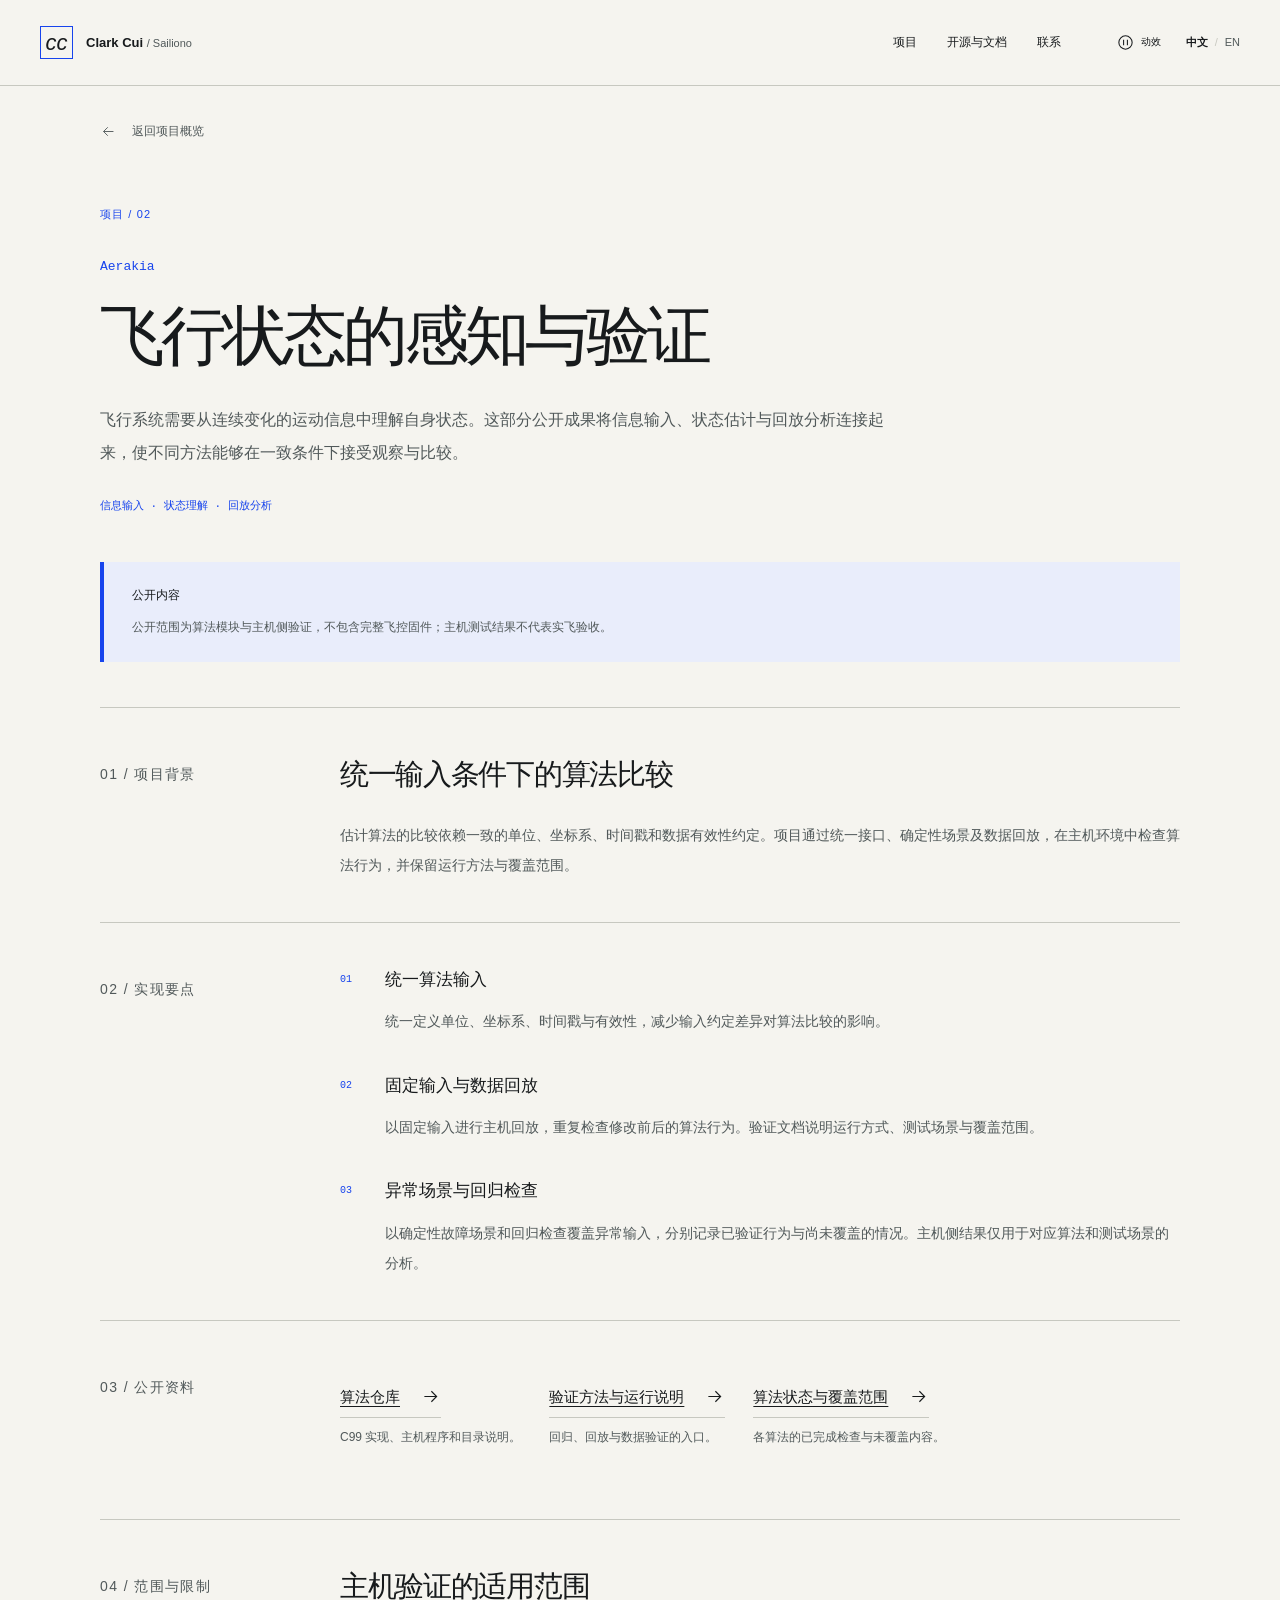
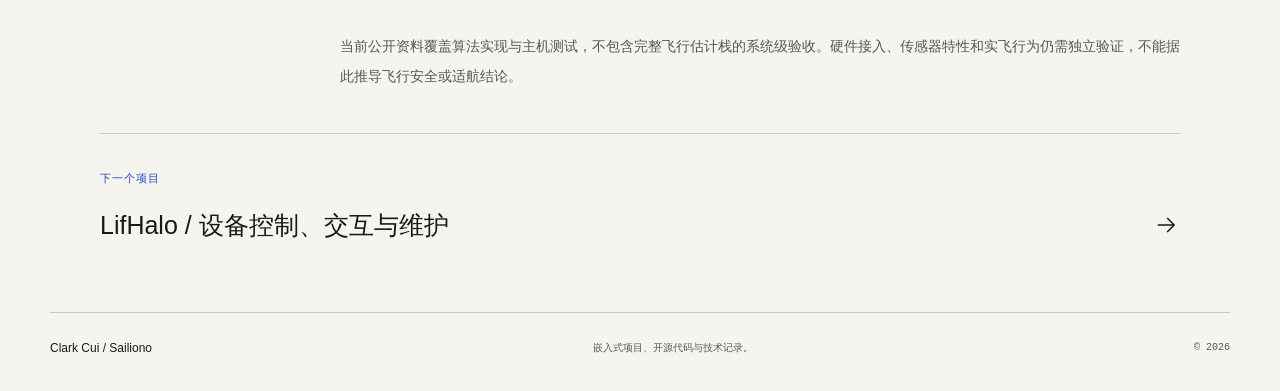
<file: cases/aerakia.html>
<!doctype html>
<html lang="zh-CN">
  <head>
    <meta charset="utf-8" />
    <meta name="viewport" content="width=device-width, initial-scale=1" />
    <meta name="theme-color" content="#f5f4ee" />
    <meta
      name="description"
      content="Aerakia 的公开成果：连接运动信息、状态理解与回放分析，展示飞行状态估计的架构与验证方法。"
    />
    <meta property="og:type" content="website" />
    <meta property="og:title" content="Aerakia — 飞行估计算法与主机验证" />
    <meta
      property="og:description"
      content="Aerakia 的公开成果：连接运动信息、状态理解与回放分析，展示飞行状态估计的架构与验证方法。"
    />
    <meta
      property="og:url"
      content="https://sailiono.github.io/cases/aerakia.html"
    />
    <title>Aerakia — 飞行估计算法与主机验证</title>
    <link rel="icon" href="../favicon.svg" type="image/svg+xml" />
    <link rel="stylesheet" href="../styles.css" />
    <link rel="stylesheet" href="../directions/cases.css" />
    <script src="../script.js" defer></script>
  </head>
  <body
    class="case-page"
    data-title-zh="Aerakia — 飞行估计算法与主机验证"
    data-title-en="Aerakia — Flight-estimation algorithms &amp; host validation"
  >
    <a class="skip-link" href="#main"
      ><span class="" data-zh="跳到正文" data-en="Skip to content"
        >跳到正文</span
      ></a
    >
    <div class="reading-progress" aria-hidden="true"></div>
    <header class="site-header">
      <div class="header-inner">
        <a class="brand" href="../index.html"
          ><span class="brand-mark" aria-hidden="true">cc</span
          ><span>Clark Cui <span class="brand-sub">/ Sailiono</span></span></a
        >
        <nav
          id="primary-nav"
          aria-label="主导航"
          data-aria-zh="主导航"
          data-aria-en="Main navigation"
        >
          <a href="../index.html#projects" class="nav-link"
            ><span class="" data-zh="项目" data-en="Projects">项目</span
            ><svg class="arrow" aria-hidden="true" viewBox="0 0 24 24">
              <path d="M5 12h14m-6-6 6 6-6 6" /></svg></a
          ><a href="../index.html#method" class="nav-link"
            ><span class="" data-zh="开源与文档" data-en="Source &amp; docs"
              >开源与文档</span
            ><svg class="arrow" aria-hidden="true" viewBox="0 0 24 24">
              <path d="M5 12h14m-6-6 6 6-6 6" /></svg></a
          ><a href="../index.html#contact" class="nav-link"
            ><span class="" data-zh="联系" data-en="Contact">联系</span
            ><svg class="arrow" aria-hidden="true" viewBox="0 0 24 24">
              <path d="M5 12h14m-6-6 6 6-6 6" /></svg
          ></a>
        </nav>
        <div class="header-actions">
          <button
            class="motion-toggle"
            type="button"
            aria-pressed="true"
            aria-label="暂停动效"
          >
            <svg viewBox="0 0 20 20" aria-hidden="true">
              <circle cx="10" cy="10" r="7" />
              <path class="pause-icon" d="M8 7v6m4-6v6" />
              <path class="play-icon" d="m8 6 6 4-6 4Z" /></svg
            ><span class="motion-label">动效</span></button
          ><button
            class="language-toggle"
            type="button"
            aria-label="Switch to English"
            aria-pressed="true"
          >
            <span class="language-current">中文</span
            ><span class="language-divider" aria-hidden="true">/</span
            ><span class="language-other">EN</span></button
          ><button
            class="menu-toggle"
            type="button"
            aria-expanded="false"
            aria-controls="primary-nav"
            aria-label="打开菜单"
          >
            <span class="menu-lines" aria-hidden="true"></span
            ><span class="" data-zh="菜单" data-en="Menu">菜单</span>
          </button>
        </div>
      </div>
    </header>
    <main id="main" class="case-main wrap">
      <a href="../index.html#projects" class="back-link"
        ><span class="" data-zh="返回项目概览" data-en="Back to projects"
          >返回项目概览</span
        ><svg class="arrow" aria-hidden="true" viewBox="0 0 24 24">
          <path d="M5 12h14m-6-6 6 6-6 6" /></svg
      ></a>
      <header class="case-header">
        <p class="eyebrow" data-zh="项目 / 02" data-en="PROJECT / 02">
          项目 / 02
        </p>
        <p class="case-name mono">Aerakia</p>
        <h1>
          <span
            class=""
            data-zh="飞行状态的感知与验证"
            data-en="Understanding and validating flight state"
            >飞行状态的感知与验证</span
          >
        </h1>
        <p
          class="case-intro"
          data-zh="飞行系统需要从连续变化的运动信息中理解自身状态。这部分公开成果将信息输入、状态估计与回放分析连接起来，使不同方法能够在一致条件下接受观察与比较。"
          data-en="A flight system needs to understand its state from changing motion data. This public part of Aerakia connects inputs, state estimation and replay analysis, allowing different methods to be examined under consistent conditions."
        >
          飞行系统需要从连续变化的运动信息中理解自身状态。这部分公开成果将信息输入、状态估计与回放分析连接起来，使不同方法能够在一致条件下接受观察与比较。
        </p>
        <p
          class="case-tech mono"
          data-zh="信息输入 · 状态理解 · 回放分析"
          data-en="Inputs · State estimation · Replay analysis"
        >
          信息输入 · 状态理解 · 回放分析
        </p>
      </header>
      <aside class="scope-banner">
        <h2 class="" data-zh="公开内容" data-en="Public scope">公开内容</h2>
        <p
          class=""
          data-zh="公开范围为算法模块与主机侧验证，不包含完整飞控固件；主机测试结果不代表实飞验收。"
          data-en="The public scope is algorithm modules and host validation, not complete flight-controller firmware. Host-test results do not constitute flight qualification."
        >
          公开范围为算法模块与主机侧验证，不包含完整飞控固件；主机测试结果不代表实飞验收。
        </p>
      </aside>
      <section class="case-section reveal">
        <div>
          <p class="eyebrow" data-zh="01 / 项目背景" data-en="01 / Context">
            01 / 项目背景
          </p>
        </div>
        <div>
          <h2>
            <span
              class=""
              data-zh="统一输入条件下的算法比较"
              data-en="Comparing algorithms with consistent inputs"
              >统一输入条件下的算法比较</span
            >
          </h2>
          <p
            class=""
            data-zh="估计算法的比较依赖一致的单位、坐标系、时间戳和数据有效性约定。项目通过统一接口、确定性场景及数据回放，在主机环境中检查算法行为，并保留运行方法与覆盖范围。"
            data-en="Estimator comparison requires consistent units, frames, timestamps and data-validity rules. Shared interfaces, deterministic scenarios and replay support host-side checks, with documented procedures and coverage."
          >
            估计算法的比较依赖一致的单位、坐标系、时间戳和数据有效性约定。项目通过统一接口、确定性场景及数据回放，在主机环境中检查算法行为，并保留运行方法与覆盖范围。
          </p>
        </div>
      </section>
      <section class="case-section">
        <div>
          <p
            class="eyebrow"
            data-zh="02 / 实现要点"
            data-en="02 / Implementation"
          >
            02 / 实现要点
          </p>
        </div>
        <div class="decision-list">
          <article class="reveal">
            <span class="mono">01</span>
            <div>
              <h3>
                <span
                  class=""
                  data-zh="统一算法输入"
                  data-en="Consistent algorithm inputs"
                  >统一算法输入</span
                >
              </h3>
              <p
                class=""
                data-zh="统一定义单位、坐标系、时间戳与有效性，减少输入约定差异对算法比较的影响。"
                data-en="Define shared units, frames, timestamps and validity rules to reduce input-contract differences in algorithm comparisons."
              >
                统一定义单位、坐标系、时间戳与有效性，减少输入约定差异对算法比较的影响。
              </p>
            </div>
          </article>
          <article class="reveal">
            <span class="mono">02</span>
            <div>
              <h3>
                <span
                  class=""
                  data-zh="固定输入与数据回放"
                  data-en="Fixed inputs &amp; data replay"
                  >固定输入与数据回放</span
                >
              </h3>
              <p
                class=""
                data-zh="以固定输入进行主机回放，重复检查修改前后的算法行为。验证文档说明运行方式、测试场景与覆盖范围。"
                data-en="Host replay uses fixed inputs to repeat checks before and after changes. Validation documentation states procedures, scenarios and coverage."
              >
                以固定输入进行主机回放，重复检查修改前后的算法行为。验证文档说明运行方式、测试场景与覆盖范围。
              </p>
            </div>
          </article>
          <article class="reveal">
            <span class="mono">03</span>
            <div>
              <h3>
                <span
                  class=""
                  data-zh="异常场景与回归检查"
                  data-en="Fault scenarios &amp; regression checks"
                  >异常场景与回归检查</span
                >
              </h3>
              <p
                class=""
                data-zh="以确定性故障场景和回归检查覆盖异常输入，分别记录已验证行为与尚未覆盖的情况。主机侧结果仅用于对应算法和测试场景的分析。"
                data-en="Deterministic fault scenarios and regression checks examine abnormal inputs, documenting verified behavior and remaining gaps. Host-side conclusions apply to the algorithms and scenarios tested."
              >
                以确定性故障场景和回归检查覆盖异常输入，分别记录已验证行为与尚未覆盖的情况。主机侧结果仅用于对应算法和测试场景的分析。
              </p>
            </div>
          </article>
        </div>
      </section>
      <section class="case-section reveal">
        <div>
          <p class="eyebrow" data-zh="03 / 公开资料" data-en="03 / Resources">
            03 / 公开资料
          </p>
        </div>
        <div class="evidence-links">
          <article>
            <a
              href="https://github.com/Sailiono/aerakia-flight-algorithms"
              class="text-link"
              target="_blank"
              rel="noopener noreferrer"
              ><span class="" data-zh="算法仓库" data-en="Algorithm repository"
                >算法仓库</span
              ><svg class="arrow" aria-hidden="true" viewBox="0 0 24 24">
                <path d="M5 12h14m-6-6 6 6-6 6" /></svg
            ></a>
            <p
              class=""
              data-zh="C99 实现、主机程序和目录说明。"
              data-en="C99 implementations, host programs and repository layout."
            >
              C99 实现、主机程序和目录说明。
            </p>
          </article>
          <article>
            <a
              href="https://github.com/Sailiono/aerakia-flight-algorithms/blob/main/docs/validation.md"
              class="text-link"
              target="_blank"
              rel="noopener noreferrer"
              ><span
                class=""
                data-zh="验证方法与运行说明"
                data-en="Validation procedures"
                >验证方法与运行说明</span
              ><svg class="arrow" aria-hidden="true" viewBox="0 0 24 24">
                <path d="M5 12h14m-6-6 6 6-6 6" /></svg
            ></a>
            <p
              class=""
              data-zh="回归、回放与数据验证的入口。"
              data-en="Regression, replay and dataset-validation entry points."
            >
              回归、回放与数据验证的入口。
            </p>
          </article>
          <article>
            <a
              href="https://github.com/Sailiono/aerakia-flight-algorithms/blob/main/docs/algorithm-status.md"
              class="text-link"
              target="_blank"
              rel="noopener noreferrer"
              ><span
                class=""
                data-zh="算法状态与覆盖范围"
                data-en="Algorithm status &amp; coverage"
                >算法状态与覆盖范围</span
              ><svg class="arrow" aria-hidden="true" viewBox="0 0 24 24">
                <path d="M5 12h14m-6-6 6 6-6 6" /></svg
            ></a>
            <p
              class=""
              data-zh="各算法的已完成检查与未覆盖内容。"
              data-en="Completed checks and remaining coverage gaps for each algorithm."
            >
              各算法的已完成检查与未覆盖内容。
            </p>
          </article>
        </div>
      </section>
      <section class="case-section reveal">
        <div>
          <p
            class="eyebrow"
            data-zh="04 / 范围与限制"
            data-en="04 / Scope &amp; limitations"
          >
            04 / 范围与限制
          </p>
        </div>
        <div>
          <h2>
            <span
              class=""
              data-zh="主机验证的适用范围"
              data-en="Scope of host-side validation"
              >主机验证的适用范围</span
            >
          </h2>
          <p
            class=""
            data-zh="当前公开资料覆盖算法实现与主机测试，不包含完整飞行估计栈的系统级验收。硬件接入、传感器特性和实飞行为仍需独立验证，不能据此推导飞行安全或适航结论。"
            data-en="The public material covers algorithm implementations and host tests, not system-level acceptance of a complete flight-estimation stack. Hardware integration, sensor characteristics and flight behavior require separate validation; no flight-safety or airworthiness conclusion follows."
          >
            当前公开资料覆盖算法实现与主机测试，不包含完整飞行估计栈的系统级验收。硬件接入、传感器特性和实飞行为仍需独立验证，不能据此推导飞行安全或适航结论。
          </p>
        </div>
      </section>
      <div class="next-case">
        <p class="eyebrow" data-zh="下一个项目" data-en="Next project">
          下一个项目
        </p>
        <a href="../index.html#lifhalo" class="next-link"
          ><span
            class=""
            data-zh="LifHalo / 设备控制、交互与维护"
            data-en="LifHalo / Device control, interaction and service"
            >LifHalo / 设备控制、交互与维护</span
          ><svg class="arrow" aria-hidden="true" viewBox="0 0 24 24">
            <path d="M5 12h14m-6-6 6 6-6 6" /></svg
        ></a>
      </div>
    </main>
    <footer class="site-footer wrap">
      <a href="../index.html">Clark Cui / Sailiono</a>
      <p
        class=""
        data-zh="嵌入式项目、开源代码与技术记录。"
        data-en="Embedded projects, open-source code and technical documentation."
      >
        嵌入式项目、开源代码与技术记录。
      </p>
      <span class="mono">© 2026</span>
    </footer>
  </body>
</html>
</file>
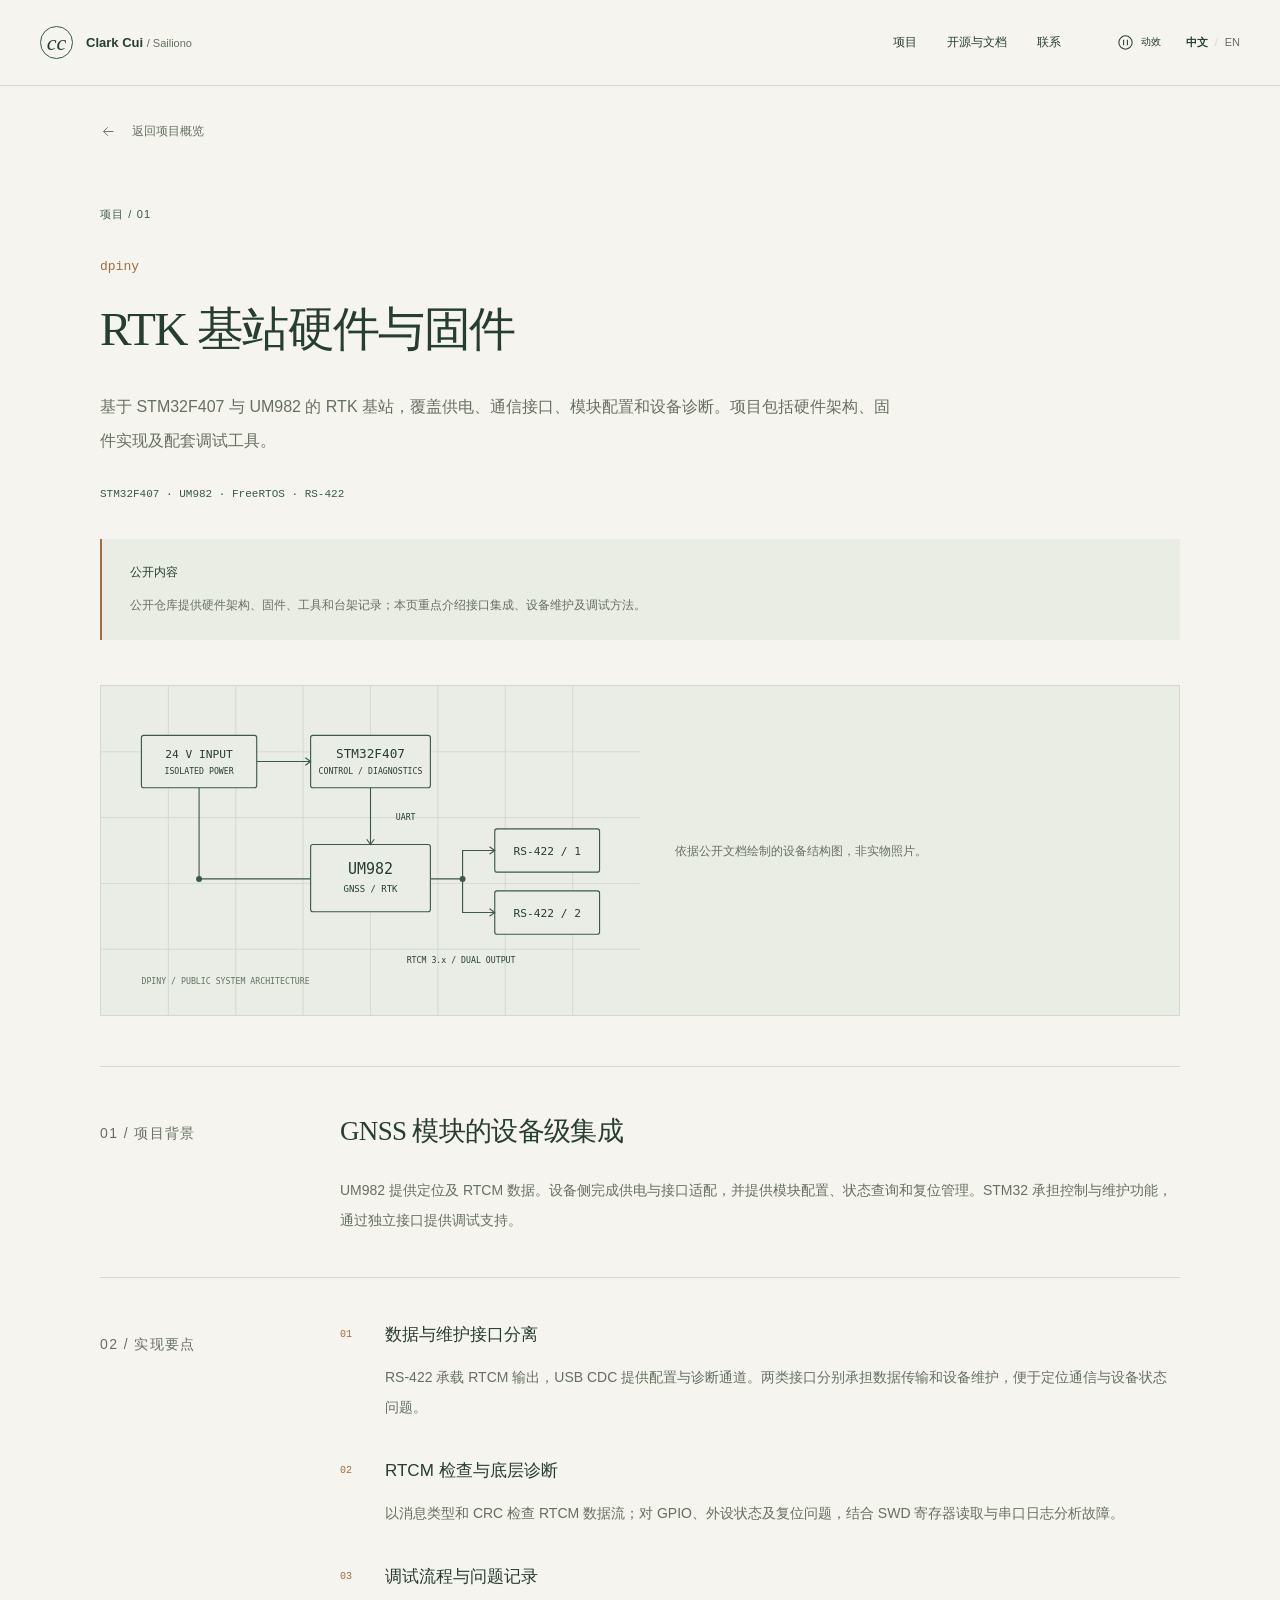
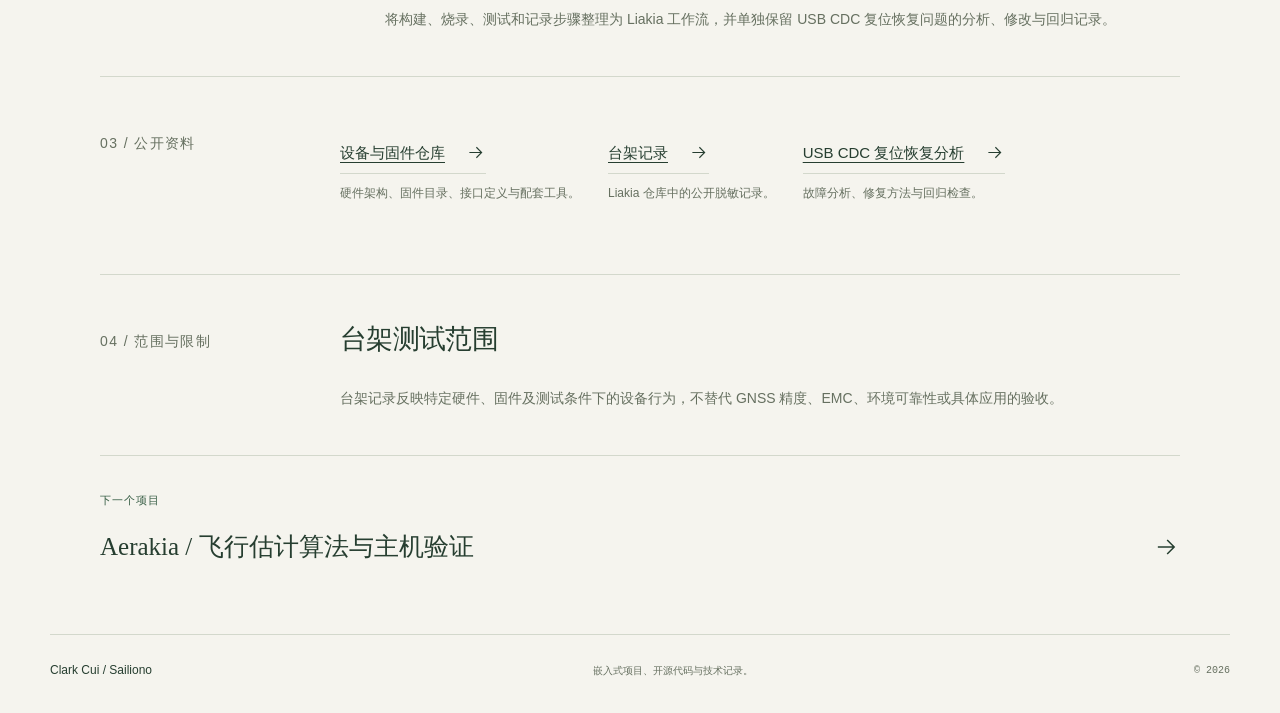
<file: cases/dpiny.html>
<!doctype html>
<html lang="zh-CN">
  <head>
    <meta charset="utf-8" />
    <meta name="viewport" content="width=device-width, initial-scale=1" />
    <meta name="theme-color" content="#f5f4ee" />
    <meta
      name="description"
      content="基于 STM32F407 与 UM982 的 RTK 基站，包含隔离供电、双路 RS-422、USB CDC、固件及台架测试记录。"
    />
    <meta property="og:type" content="website" />
    <meta property="og:title" content="dpiny — RTK 基站硬件与固件" />
    <meta
      property="og:description"
      content="基于 STM32F407 与 UM982 的 RTK 基站，包含隔离供电、双路 RS-422、USB CDC、固件及台架测试记录。"
    />
    <meta
      property="og:url"
      content="https://sailiono.github.io/cases/dpiny.html"
    />
    <title>dpiny — RTK 基站硬件与固件</title>
    <link rel="icon" href="../favicon.svg" type="image/svg+xml" />
    <link rel="stylesheet" href="../styles.css" />
    <script src="../script.js" defer></script>
  </head>
  <body
    class="case-page"
    data-title-zh="dpiny — RTK 基站硬件与固件"
    data-title-en="dpiny — RTK base-station hardware &amp; firmware"
  >
    <a class="skip-link" href="#main"
      ><span class="" data-zh="跳到正文" data-en="Skip to content"
        >跳到正文</span
      ></a
    >
    <div class="reading-progress" aria-hidden="true"></div>
    <header class="site-header">
      <div class="header-inner">
        <a class="brand" href="../index.html"
          ><span class="brand-mark" aria-hidden="true">cc</span
          ><span>Clark Cui <span class="brand-sub">/ Sailiono</span></span></a
        >
        <nav
          id="primary-nav"
          aria-label="主导航"
          data-aria-zh="主导航"
          data-aria-en="Main navigation"
        >
          <a href="../index.html#projects" class="nav-link"
            ><span class="" data-zh="项目" data-en="Projects">项目</span
            ><svg class="arrow" aria-hidden="true" viewBox="0 0 24 24">
              <path d="M5 12h14m-6-6 6 6-6 6" /></svg></a
          ><a href="../index.html#method" class="nav-link"
            ><span class="" data-zh="开源与文档" data-en="Source &amp; docs"
              >开源与文档</span
            ><svg class="arrow" aria-hidden="true" viewBox="0 0 24 24">
              <path d="M5 12h14m-6-6 6 6-6 6" /></svg></a
          ><a href="../index.html#contact" class="nav-link"
            ><span class="" data-zh="联系" data-en="Contact">联系</span
            ><svg class="arrow" aria-hidden="true" viewBox="0 0 24 24">
              <path d="M5 12h14m-6-6 6 6-6 6" /></svg
          ></a>
        </nav>
        <div class="header-actions">
          <button
            class="motion-toggle"
            type="button"
            aria-pressed="true"
            aria-label="暂停动效"
          >
            <svg viewBox="0 0 20 20" aria-hidden="true">
              <circle cx="10" cy="10" r="7" />
              <path class="pause-icon" d="M8 7v6m4-6v6" />
              <path class="play-icon" d="m8 6 6 4-6 4Z" /></svg
            ><span class="motion-label">动效</span></button
          ><button
            class="language-toggle"
            type="button"
            aria-label="Switch to English"
            aria-pressed="true"
          >
            <span class="language-current">中文</span
            ><span class="language-divider" aria-hidden="true">/</span
            ><span class="language-other">EN</span></button
          ><button
            class="menu-toggle"
            type="button"
            aria-expanded="false"
            aria-controls="primary-nav"
            aria-label="打开菜单"
          >
            <span class="menu-lines" aria-hidden="true"></span
            ><span class="" data-zh="菜单" data-en="Menu">菜单</span>
          </button>
        </div>
      </div>
    </header>
    <main id="main" class="case-main wrap">
      <a href="../index.html#projects" class="back-link"
        ><span class="" data-zh="返回项目概览" data-en="Back to projects"
          >返回项目概览</span
        ><svg class="arrow" aria-hidden="true" viewBox="0 0 24 24">
          <path d="M5 12h14m-6-6 6 6-6 6" /></svg
      ></a>
      <header class="case-header">
        <p class="eyebrow" data-zh="项目 / 01" data-en="PROJECT / 01">
          项目 / 01
        </p>
        <p class="case-name mono">dpiny</p>
        <h1>
          <span
            class=""
            data-zh="RTK 基站硬件与固件"
            data-en="RTK base-station hardware &amp; firmware"
            >RTK 基站硬件与固件</span
          >
        </h1>
        <p
          class="case-intro"
          data-zh="基于 STM32F407 与 UM982 的 RTK 基站，覆盖供电、通信接口、模块配置和设备诊断。项目包括硬件架构、固件实现及配套调试工具。"
          data-en="An STM32F407 and UM982 RTK base station covering power, communication interfaces, module configuration and diagnostics. The project includes hardware architecture, firmware and supporting debug tools."
        >
          基于 STM32F407 与 UM982 的 RTK
          基站，覆盖供电、通信接口、模块配置和设备诊断。项目包括硬件架构、固件实现及配套调试工具。
        </p>
        <p class="case-tech mono">STM32F407 · UM982 · FreeRTOS · RS-422</p>
      </header>
      <aside class="scope-banner">
        <h2 class="" data-zh="公开内容" data-en="Public scope">公开内容</h2>
        <p
          class=""
          data-zh="公开仓库提供硬件架构、固件、工具和台架记录；本页重点介绍接口集成、设备维护及调试方法。"
          data-en="The public repository provides the hardware architecture, firmware, tools and bench records. This page focuses on interface integration, device maintenance and debugging."
        >
          公开仓库提供硬件架构、固件、工具和台架记录；本页重点介绍接口集成、设备维护及调试方法。
        </p>
      </aside>
      <figure class="case-figure reveal">
        <img
          src="../assets/dpiny-system.svg"
          width="720"
          height="440"
          alt="dpiny 简化架构"
          data-alt-zh="dpiny 简化架构"
          data-alt-en="Simplified dpiny architecture"
        />
        <figcaption>
          <span
            class=""
            data-zh="依据公开文档绘制的设备结构图，非实物照片。"
            data-en="Device architecture based on the public documentation, not a hardware photograph."
            >依据公开文档绘制的设备结构图，非实物照片。</span
          >
        </figcaption>
      </figure>
      <section class="case-section reveal">
        <div>
          <p class="eyebrow" data-zh="01 / 项目背景" data-en="01 / Context">
            01 / 项目背景
          </p>
        </div>
        <div>
          <h2>
            <span
              class=""
              data-zh="GNSS 模块的设备级集成"
              data-en="Integrating the GNSS module"
              >GNSS 模块的设备级集成</span
            >
          </h2>
          <p
            class=""
            data-zh="UM982 提供定位及 RTCM 数据。设备侧完成供电与接口适配，并提供模块配置、状态查询和复位管理。STM32 承担控制与维护功能，通过独立接口提供调试支持。"
            data-en="The UM982 provides positioning and RTCM data. Device integration adds power and interface adaptation, configuration, status queries and reset management. The STM32 implements control and maintenance functions with a separate diagnostic interface."
          >
            UM982 提供定位及 RTCM
            数据。设备侧完成供电与接口适配，并提供模块配置、状态查询和复位管理。STM32
            承担控制与维护功能，通过独立接口提供调试支持。
          </p>
        </div>
      </section>
      <section class="case-section">
        <div>
          <p
            class="eyebrow"
            data-zh="02 / 实现要点"
            data-en="02 / Implementation"
          >
            02 / 实现要点
          </p>
        </div>
        <div class="decision-list">
          <article class="reveal">
            <span class="mono">01</span>
            <div>
              <h3>
                <span
                  class=""
                  data-zh="数据与维护接口分离"
                  data-en="Separate data and maintenance interfaces"
                  >数据与维护接口分离</span
                >
              </h3>
              <p
                class=""
                data-zh="RS-422 承载 RTCM 输出，USB CDC 提供配置与诊断通道。两类接口分别承担数据传输和设备维护，便于定位通信与设备状态问题。"
                data-en="RS-422 carries RTCM output; USB CDC provides configuration and diagnostics. Separate data and maintenance paths support communication and device-state investigations."
              >
                RS-422 承载 RTCM 输出，USB CDC
                提供配置与诊断通道。两类接口分别承担数据传输和设备维护，便于定位通信与设备状态问题。
              </p>
            </div>
          </article>
          <article class="reveal">
            <span class="mono">02</span>
            <div>
              <h3>
                <span
                  class=""
                  data-zh="RTCM 检查与底层诊断"
                  data-en="RTCM inspection &amp; low-level diagnostics"
                  >RTCM 检查与底层诊断</span
                >
              </h3>
              <p
                class=""
                data-zh="以消息类型和 CRC 检查 RTCM 数据流；对 GPIO、外设状态及复位问题，结合 SWD 寄存器读取与串口日志分析故障。"
                data-en="Inspect RTCM message types and CRCs. Investigate GPIO, peripheral-state and reset issues using SWD register reads alongside serial logs."
              >
                以消息类型和 CRC 检查 RTCM 数据流；对
                GPIO、外设状态及复位问题，结合 SWD
                寄存器读取与串口日志分析故障。
              </p>
            </div>
          </article>
          <article class="reveal">
            <span class="mono">03</span>
            <div>
              <h3>
                <span
                  class=""
                  data-zh="调试流程与问题记录"
                  data-en="Debugging procedures &amp; issue records"
                  >调试流程与问题记录</span
                >
              </h3>
              <p
                class=""
                data-zh="将构建、烧录、测试和记录步骤整理为 Liakia 工作流，并单独保留 USB CDC 复位恢复问题的分析、修改与回归记录。"
                data-en="Build, flash, test and recording procedures form the Liakia workflow. A separate USB CDC reset-recovery record documents the investigation, changes and regression checks."
              >
                将构建、烧录、测试和记录步骤整理为 Liakia 工作流，并单独保留 USB
                CDC 复位恢复问题的分析、修改与回归记录。
              </p>
            </div>
          </article>
        </div>
      </section>
      <section class="case-section reveal">
        <div>
          <p class="eyebrow" data-zh="03 / 公开资料" data-en="03 / Resources">
            03 / 公开资料
          </p>
        </div>
        <div class="evidence-links">
          <article>
            <a
              href="https://github.com/Sailiono/dpiny-rtk-base-station"
              class="text-link"
              target="_blank"
              rel="noopener noreferrer"
              ><span
                class=""
                data-zh="设备与固件仓库"
                data-en="Device &amp; firmware repository"
                >设备与固件仓库</span
              ><svg class="arrow" aria-hidden="true" viewBox="0 0 24 24">
                <path d="M5 12h14m-6-6 6 6-6 6" /></svg
            ></a>
            <p
              class=""
              data-zh="硬件架构、固件目录、接口定义与配套工具。"
              data-en="Hardware architecture, firmware layout, interface definitions and supporting tools."
            >
              硬件架构、固件目录、接口定义与配套工具。
            </p>
          </article>
          <article>
            <a
              href="https://github.com/Sailiono/liakia-ai-embedded-workflow/tree/main/evidence/realrun-redacted-2026-05-20"
              class="text-link"
              target="_blank"
              rel="noopener noreferrer"
              ><span class="" data-zh="台架记录" data-en="Bench records"
                >台架记录</span
              ><svg class="arrow" aria-hidden="true" viewBox="0 0 24 24">
                <path d="M5 12h14m-6-6 6 6-6 6" /></svg
            ></a>
            <p
              class=""
              data-zh="Liakia 仓库中的公开脱敏记录。"
              data-en="Public redacted records in the Liakia repository."
            >
              Liakia 仓库中的公开脱敏记录。
            </p>
          </article>
          <article>
            <a
              href="https://github.com/Sailiono/liakia-ai-embedded-workflow/blob/main/case-studies/04-usb-cdc-reset-recovery.md"
              class="text-link"
              target="_blank"
              rel="noopener noreferrer"
              ><span
                class=""
                data-zh="USB CDC 复位恢复分析"
                data-en="USB CDC reset-recovery analysis"
                >USB CDC 复位恢复分析</span
              ><svg class="arrow" aria-hidden="true" viewBox="0 0 24 24">
                <path d="M5 12h14m-6-6 6 6-6 6" /></svg
            ></a>
            <p
              class=""
              data-zh="故障分析、修复方法与回归检查。"
              data-en="Fault analysis, changes and regression checks."
            >
              故障分析、修复方法与回归检查。
            </p>
          </article>
        </div>
      </section>
      <section class="case-section reveal">
        <div>
          <p
            class="eyebrow"
            data-zh="04 / 范围与限制"
            data-en="04 / Scope &amp; limitations"
          >
            04 / 范围与限制
          </p>
        </div>
        <div>
          <h2>
            <span class="" data-zh="台架测试范围" data-en="Bench-test scope"
              >台架测试范围</span
            >
          </h2>
          <p
            class=""
            data-zh="台架记录反映特定硬件、固件及测试条件下的设备行为，不替代 GNSS 精度、EMC、环境可靠性或具体应用的验收。"
            data-en="Bench records describe device behavior under the specified hardware, firmware and test conditions. They do not replace GNSS accuracy, EMC, environmental-reliability or application-acceptance testing."
          >
            台架记录反映特定硬件、固件及测试条件下的设备行为，不替代 GNSS
            精度、EMC、环境可靠性或具体应用的验收。
          </p>
        </div>
      </section>
      <div class="next-case">
        <p class="eyebrow" data-zh="下一个项目" data-en="Next project">
          下一个项目
        </p>
        <a href="aerakia.html" class="next-link"
          ><span
            class=""
            data-zh="Aerakia / 飞行估计算法与主机验证"
            data-en="Aerakia / Flight-estimation algorithms &amp; host validation"
            >Aerakia / 飞行估计算法与主机验证</span
          ><svg class="arrow" aria-hidden="true" viewBox="0 0 24 24">
            <path d="M5 12h14m-6-6 6 6-6 6" /></svg
        ></a>
      </div>
    </main>
    <footer class="site-footer wrap">
      <a href="../index.html">Clark Cui / Sailiono</a>
      <p
        class=""
        data-zh="嵌入式项目、开源代码与技术记录。"
        data-en="Embedded projects, open-source code and technical documentation."
      >
        嵌入式项目、开源代码与技术记录。
      </p>
      <span class="mono">© 2026</span>
    </footer>
  </body>
</html>
</file>
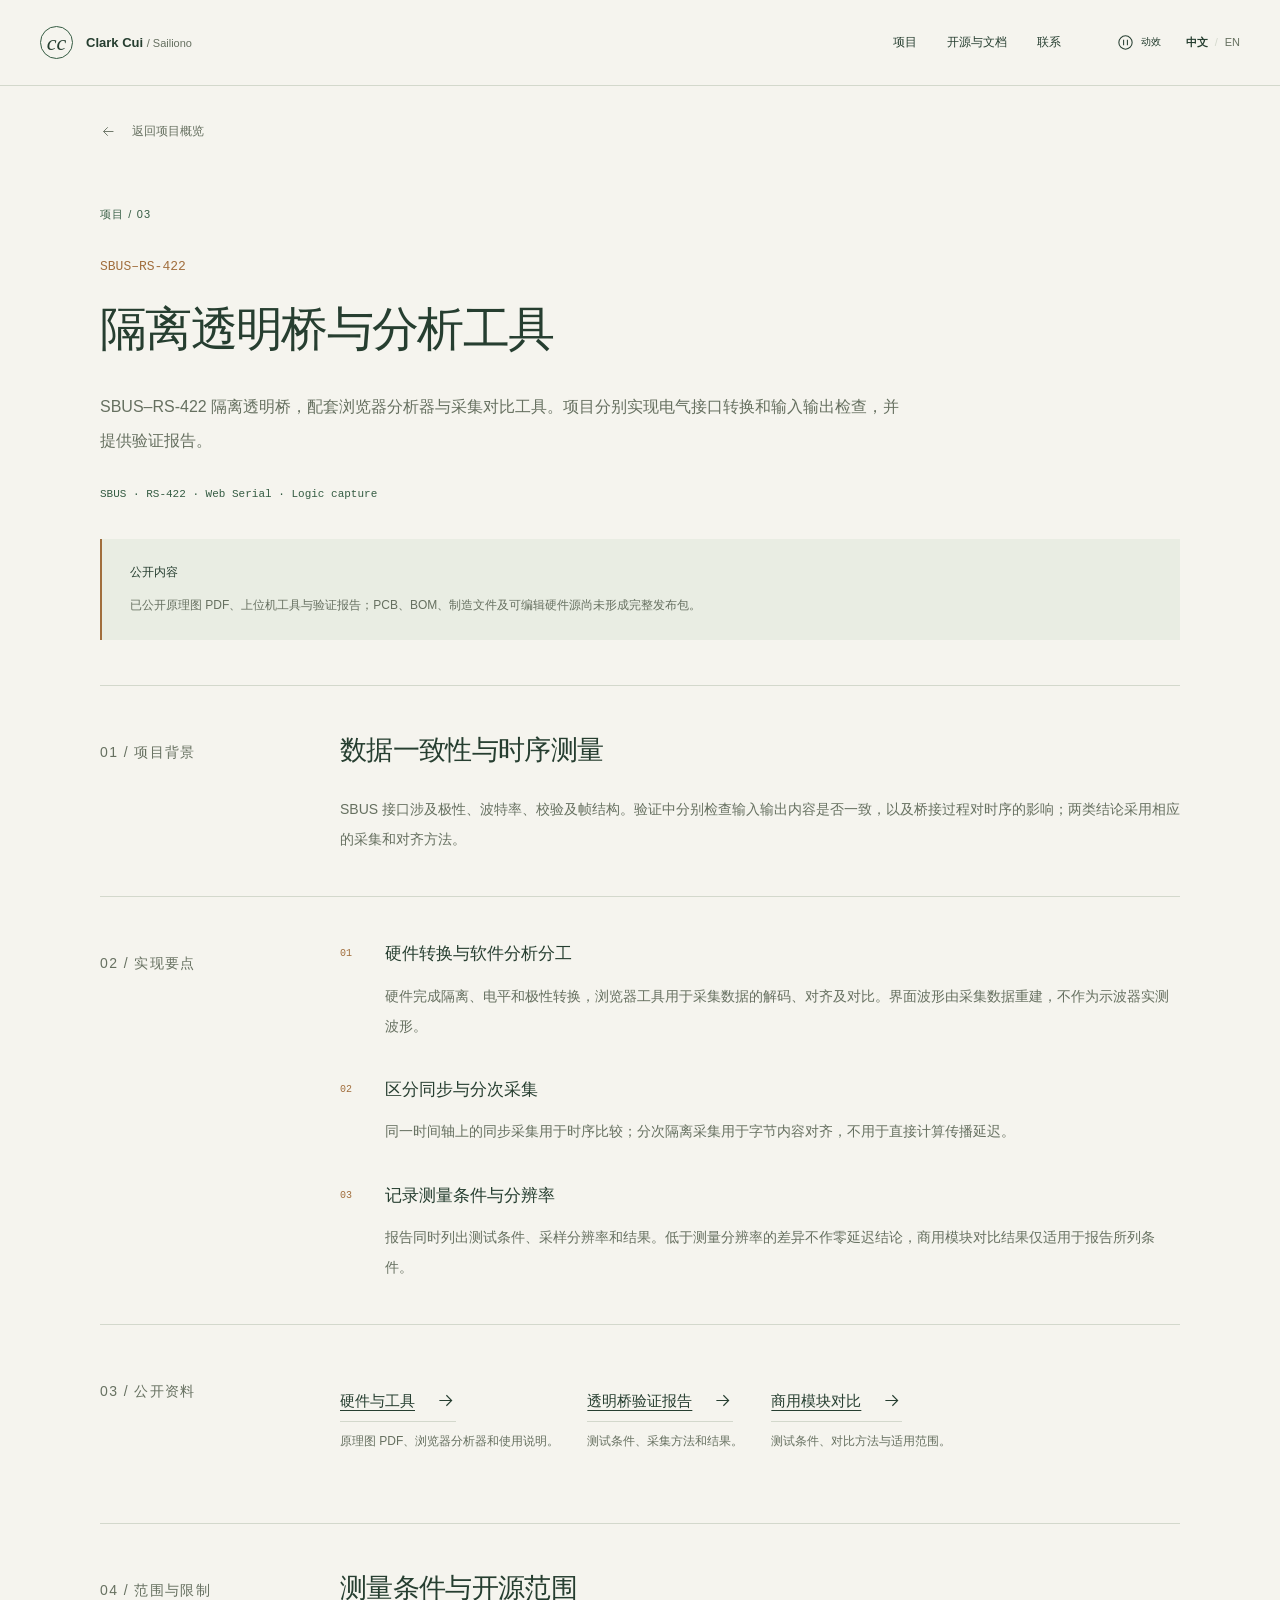
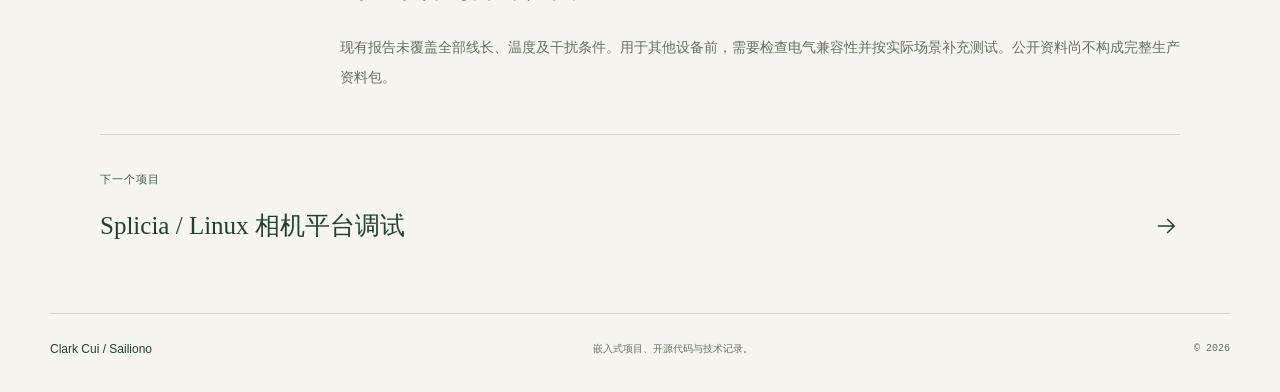
<file: cases/sbus.html>
<!doctype html>
<html lang="zh-CN">
  <head>
    <meta charset="utf-8" />
    <meta name="viewport" content="width=device-width, initial-scale=1" />
    <meta name="theme-color" content="#f5f4ee" />
    <meta
      name="description"
      content="SBUS–RS-422 隔离透明桥、浏览器分析器及采集对比工具，包含原理图 PDF 与验证报告。"
    />
    <meta property="og:type" content="website" />
    <meta property="og:title" content="SBUS–RS-422 — 隔离透明桥与分析工具" />
    <meta
      property="og:description"
      content="SBUS–RS-422 隔离透明桥、浏览器分析器及采集对比工具，包含原理图 PDF 与验证报告。"
    />
    <meta
      property="og:url"
      content="https://sailiono.github.io/cases/sbus.html"
    />
    <title>SBUS–RS-422 — 隔离透明桥与分析工具</title>
    <link rel="icon" href="../favicon.svg" type="image/svg+xml" />
    <link rel="stylesheet" href="../styles.css" />
    <script src="../script.js" defer></script>
  </head>
  <body
    class="case-page"
    data-title-zh="SBUS–RS-422 — 隔离透明桥与分析工具"
    data-title-en="SBUS–RS-422 — Isolated bridge &amp; analysis tools"
  >
    <a class="skip-link" href="#main"
      ><span class="" data-zh="跳到正文" data-en="Skip to content"
        >跳到正文</span
      ></a
    >
    <div class="reading-progress" aria-hidden="true"></div>
    <header class="site-header">
      <div class="header-inner">
        <a class="brand" href="../index.html"
          ><span class="brand-mark" aria-hidden="true">cc</span
          ><span>Clark Cui <span class="brand-sub">/ Sailiono</span></span></a
        >
        <nav
          id="primary-nav"
          aria-label="主导航"
          data-aria-zh="主导航"
          data-aria-en="Main navigation"
        >
          <a href="../index.html#projects" class="nav-link"
            ><span class="" data-zh="项目" data-en="Projects">项目</span
            ><svg class="arrow" aria-hidden="true" viewBox="0 0 24 24">
              <path d="M5 12h14m-6-6 6 6-6 6" /></svg></a
          ><a href="../index.html#method" class="nav-link"
            ><span class="" data-zh="开源与文档" data-en="Source &amp; docs"
              >开源与文档</span
            ><svg class="arrow" aria-hidden="true" viewBox="0 0 24 24">
              <path d="M5 12h14m-6-6 6 6-6 6" /></svg></a
          ><a href="../index.html#contact" class="nav-link"
            ><span class="" data-zh="联系" data-en="Contact">联系</span
            ><svg class="arrow" aria-hidden="true" viewBox="0 0 24 24">
              <path d="M5 12h14m-6-6 6 6-6 6" /></svg
          ></a>
        </nav>
        <div class="header-actions">
          <button
            class="motion-toggle"
            type="button"
            aria-pressed="true"
            aria-label="暂停动效"
          >
            <svg viewBox="0 0 20 20" aria-hidden="true">
              <circle cx="10" cy="10" r="7" />
              <path class="pause-icon" d="M8 7v6m4-6v6" />
              <path class="play-icon" d="m8 6 6 4-6 4Z" /></svg
            ><span class="motion-label">动效</span></button
          ><button
            class="language-toggle"
            type="button"
            aria-label="Switch to English"
            aria-pressed="true"
          >
            <span class="language-current">中文</span
            ><span class="language-divider" aria-hidden="true">/</span
            ><span class="language-other">EN</span></button
          ><button
            class="menu-toggle"
            type="button"
            aria-expanded="false"
            aria-controls="primary-nav"
            aria-label="打开菜单"
          >
            <span class="menu-lines" aria-hidden="true"></span
            ><span class="" data-zh="菜单" data-en="Menu">菜单</span>
          </button>
        </div>
      </div>
    </header>
    <main id="main" class="case-main wrap">
      <a href="../index.html#projects" class="back-link"
        ><span class="" data-zh="返回项目概览" data-en="Back to projects"
          >返回项目概览</span
        ><svg class="arrow" aria-hidden="true" viewBox="0 0 24 24">
          <path d="M5 12h14m-6-6 6 6-6 6" /></svg
      ></a>
      <header class="case-header">
        <p class="eyebrow" data-zh="项目 / 03" data-en="PROJECT / 03">
          项目 / 03
        </p>
        <p class="case-name mono">SBUS–RS-422</p>
        <h1>
          <span
            class=""
            data-zh="隔离透明桥与分析工具"
            data-en="Isolated bridge &amp; analysis tools"
            >隔离透明桥与分析工具</span
          >
        </h1>
        <p
          class="case-intro"
          data-zh="SBUS–RS-422 隔离透明桥，配套浏览器分析器与采集对比工具。项目分别实现电气接口转换和输入输出检查，并提供验证报告。"
          data-en="An isolated SBUS–RS-422 bridge with a browser analyzer and capture-comparison tools. The project combines electrical-interface conversion with input/output inspection and documented verification."
        >
          SBUS–RS-422
          隔离透明桥，配套浏览器分析器与采集对比工具。项目分别实现电气接口转换和输入输出检查，并提供验证报告。
        </p>
        <p class="case-tech mono">SBUS · RS-422 · Web Serial · Logic capture</p>
      </header>
      <aside class="scope-banner">
        <h2 class="" data-zh="公开内容" data-en="Public scope">公开内容</h2>
        <p
          class=""
          data-zh="已公开原理图 PDF、上位机工具与验证报告；PCB、BOM、制造文件及可编辑硬件源尚未形成完整发布包。"
          data-en="The schematic PDF, host tools and verification reports are public. PCB, BOM, manufacturing files and editable hardware sources do not yet form a complete release package."
        >
          已公开原理图
          PDF、上位机工具与验证报告；PCB、BOM、制造文件及可编辑硬件源尚未形成完整发布包。
        </p>
      </aside>
      <section class="case-section reveal">
        <div>
          <p class="eyebrow" data-zh="01 / 项目背景" data-en="01 / Context">
            01 / 项目背景
          </p>
        </div>
        <div>
          <h2>
            <span
              class=""
              data-zh="数据一致性与时序测量"
              data-en="Content consistency &amp; timing measurements"
              >数据一致性与时序测量</span
            >
          </h2>
          <p
            class=""
            data-zh="SBUS 接口涉及极性、波特率、校验及帧结构。验证中分别检查输入输出内容是否一致，以及桥接过程对时序的影响；两类结论采用相应的采集和对齐方法。"
            data-en="SBUS operation depends on polarity, baud rate, parity and frame structure. Verification separates input/output content consistency from timing effects, using the appropriate capture and alignment method for each."
          >
            SBUS
            接口涉及极性、波特率、校验及帧结构。验证中分别检查输入输出内容是否一致，以及桥接过程对时序的影响；两类结论采用相应的采集和对齐方法。
          </p>
        </div>
      </section>
      <section class="case-section">
        <div>
          <p
            class="eyebrow"
            data-zh="02 / 实现要点"
            data-en="02 / Implementation"
          >
            02 / 实现要点
          </p>
        </div>
        <div class="decision-list">
          <article class="reveal">
            <span class="mono">01</span>
            <div>
              <h3>
                <span
                  class=""
                  data-zh="硬件转换与软件分析分工"
                  data-en="Hardware conversion &amp; software analysis"
                  >硬件转换与软件分析分工</span
                >
              </h3>
              <p
                class=""
                data-zh="硬件完成隔离、电平和极性转换，浏览器工具用于采集数据的解码、对齐及对比。界面波形由采集数据重建，不作为示波器实测波形。"
                data-en="Hardware handles isolation, levels and polarity. The browser tool decodes, aligns and compares captures. Displayed waveforms are reconstructed from captured data, not oscilloscope measurements."
              >
                硬件完成隔离、电平和极性转换，浏览器工具用于采集数据的解码、对齐及对比。界面波形由采集数据重建，不作为示波器实测波形。
              </p>
            </div>
          </article>
          <article class="reveal">
            <span class="mono">02</span>
            <div>
              <h3>
                <span
                  class=""
                  data-zh="区分同步与分次采集"
                  data-en="Synchronized and separate captures"
                  >区分同步与分次采集</span
                >
              </h3>
              <p
                class=""
                data-zh="同一时间轴上的同步采集用于时序比较；分次隔离采集用于字节内容对齐，不用于直接计算传播延迟。"
                data-en="Synchronized captures on one timebase support timing comparison. Separate isolated captures support byte alignment, not direct propagation-delay measurement."
              >
                同一时间轴上的同步采集用于时序比较；分次隔离采集用于字节内容对齐，不用于直接计算传播延迟。
              </p>
            </div>
          </article>
          <article class="reveal">
            <span class="mono">03</span>
            <div>
              <h3>
                <span
                  class=""
                  data-zh="记录测量条件与分辨率"
                  data-en="Measurement conditions &amp; resolution"
                  >记录测量条件与分辨率</span
                >
              </h3>
              <p
                class=""
                data-zh="报告同时列出测试条件、采样分辨率和结果。低于测量分辨率的差异不作零延迟结论，商用模块对比结果仅适用于报告所列条件。"
                data-en="Reports state test conditions, sampling resolution and results together. An unresolved difference does not establish zero delay; commercial-module comparisons apply only to their stated conditions."
              >
                报告同时列出测试条件、采样分辨率和结果。低于测量分辨率的差异不作零延迟结论，商用模块对比结果仅适用于报告所列条件。
              </p>
            </div>
          </article>
        </div>
      </section>
      <section class="case-section reveal">
        <div>
          <p class="eyebrow" data-zh="03 / 公开资料" data-en="03 / Resources">
            03 / 公开资料
          </p>
        </div>
        <div class="evidence-links">
          <article>
            <a
              href="https://github.com/Sailiono/sbus-rs422-bridge"
              class="text-link"
              target="_blank"
              rel="noopener noreferrer"
              ><span
                class=""
                data-zh="硬件与工具"
                data-en="Hardware &amp; tools"
                >硬件与工具</span
              ><svg class="arrow" aria-hidden="true" viewBox="0 0 24 24">
                <path d="M5 12h14m-6-6 6 6-6 6" /></svg
            ></a>
            <p
              class=""
              data-zh="原理图 PDF、浏览器分析器和使用说明。"
              data-en="Schematic PDF, browser analyzer and usage notes."
            >
              原理图 PDF、浏览器分析器和使用说明。
            </p>
          </article>
          <article>
            <a
              href="https://github.com/Sailiono/sbus-rs422-bridge/blob/main/docs/自研模块能力验证.md"
              class="text-link"
              target="_blank"
              rel="noopener noreferrer"
              ><span
                class=""
                data-zh="透明桥验证报告"
                data-en="Bridge verification report"
                >透明桥验证报告</span
              ><svg class="arrow" aria-hidden="true" viewBox="0 0 24 24">
                <path d="M5 12h14m-6-6 6 6-6 6" /></svg
            ></a>
            <p
              class=""
              data-zh="测试条件、采集方法和结果。"
              data-en="Conditions, capture methods and results."
            >
              测试条件、采集方法和结果。
            </p>
          </article>
          <article>
            <a
              href="https://github.com/Sailiono/sbus-rs422-bridge/blob/main/docs/商用对比验证.md"
              class="text-link"
              target="_blank"
              rel="noopener noreferrer"
              ><span
                class=""
                data-zh="商用模块对比"
                data-en="Commercial-module comparison"
                >商用模块对比</span
              ><svg class="arrow" aria-hidden="true" viewBox="0 0 24 24">
                <path d="M5 12h14m-6-6 6 6-6 6" /></svg
            ></a>
            <p
              class=""
              data-zh="测试条件、对比方法与适用范围。"
              data-en="Test conditions, comparison methods and scope."
            >
              测试条件、对比方法与适用范围。
            </p>
          </article>
        </div>
      </section>
      <section class="case-section reveal">
        <div>
          <p
            class="eyebrow"
            data-zh="04 / 范围与限制"
            data-en="04 / Scope &amp; limitations"
          >
            04 / 范围与限制
          </p>
        </div>
        <div>
          <h2>
            <span
              class=""
              data-zh="测量条件与开源范围"
              data-en="Measurement conditions &amp; public scope"
              >测量条件与开源范围</span
            >
          </h2>
          <p
            class=""
            data-zh="现有报告未覆盖全部线长、温度及干扰条件。用于其他设备前，需要检查电气兼容性并按实际场景补充测试。公开资料尚不构成完整生产资料包。"
            data-en="The reports do not cover every cable length, temperature or interference condition. Other applications require electrical-compatibility checks and application-specific tests. The public material is not a complete manufacturing package."
          >
            现有报告未覆盖全部线长、温度及干扰条件。用于其他设备前，需要检查电气兼容性并按实际场景补充测试。公开资料尚不构成完整生产资料包。
          </p>
        </div>
      </section>
      <div class="next-case">
        <p class="eyebrow" data-zh="下一个项目" data-en="Next project">
          下一个项目
        </p>
        <a href="splicia.html" class="next-link"
          ><span
            class=""
            data-zh="Splicia / Linux 相机平台调试"
            data-en="Splicia / Linux camera-platform bring-up"
            >Splicia / Linux 相机平台调试</span
          ><svg class="arrow" aria-hidden="true" viewBox="0 0 24 24">
            <path d="M5 12h14m-6-6 6 6-6 6" /></svg
        ></a>
      </div>
    </main>
    <footer class="site-footer wrap">
      <a href="../index.html">Clark Cui / Sailiono</a>
      <p
        class=""
        data-zh="嵌入式项目、开源代码与技术记录。"
        data-en="Embedded projects, open-source code and technical documentation."
      >
        嵌入式项目、开源代码与技术记录。
      </p>
      <span class="mono">© 2026</span>
    </footer>
  </body>
</html>
</file>
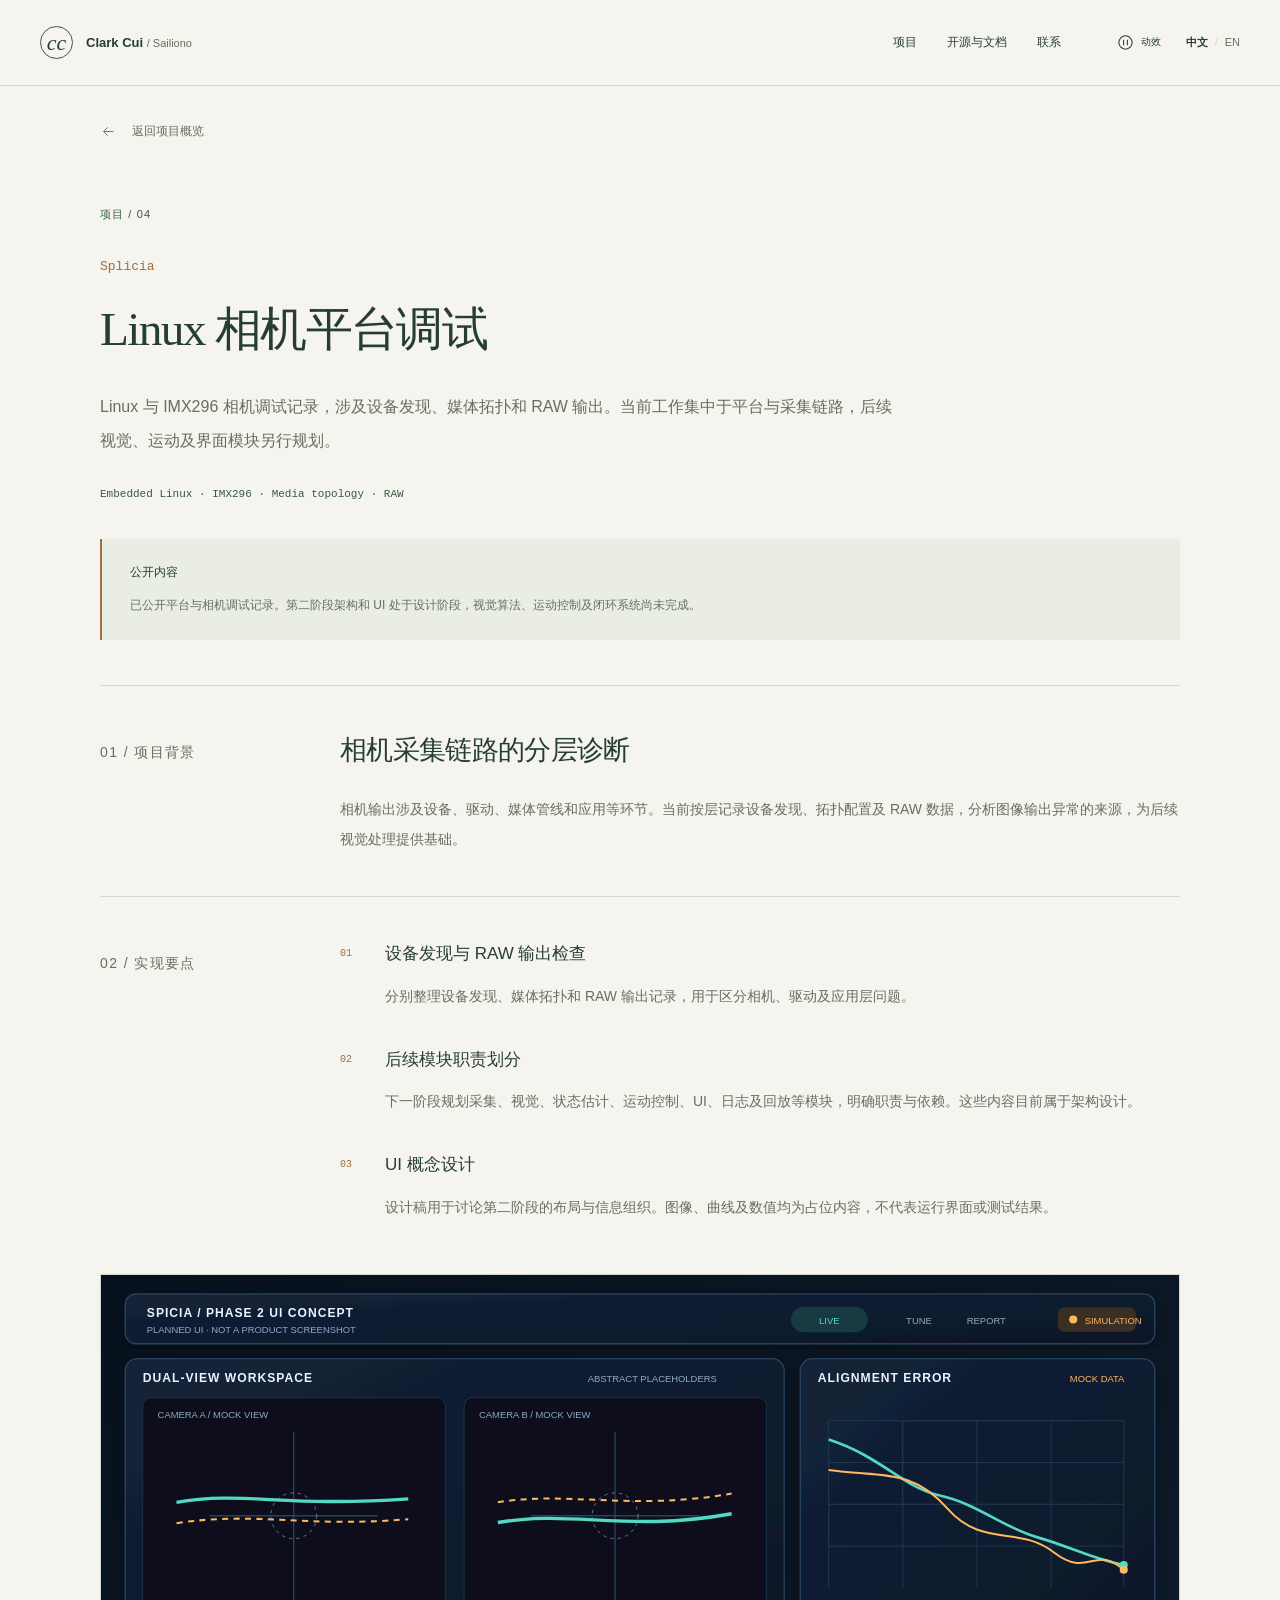
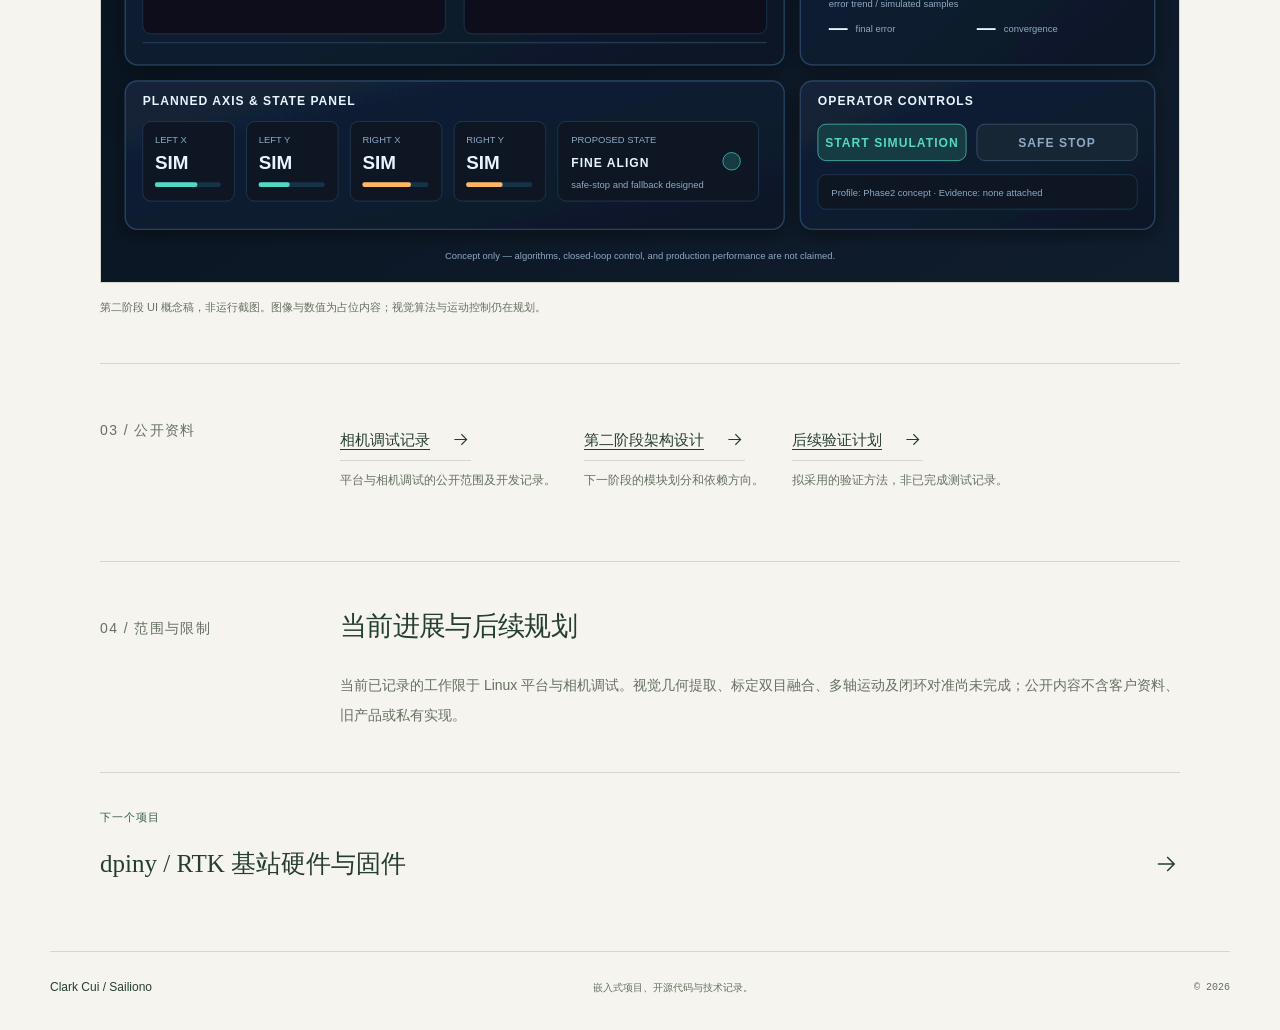
<file: cases/splicia.html>
<!doctype html>
<html lang="zh-CN">
  <head>
    <meta charset="utf-8" />
    <meta name="viewport" content="width=device-width, initial-scale=1" />
    <meta name="theme-color" content="#f5f4ee" />
    <meta
      name="description"
      content="Linux 与 IMX296 相机调试记录，涵盖设备发现、媒体拓扑与 RAW 输出，并区分后续视觉、运动和 UI 规划。"
    />
    <meta property="og:type" content="website" />
    <meta property="og:title" content="Splicia — Linux 相机平台调试" />
    <meta
      property="og:description"
      content="Linux 与 IMX296 相机调试记录，涵盖设备发现、媒体拓扑与 RAW 输出，并区分后续视觉、运动和 UI 规划。"
    />
    <meta
      property="og:url"
      content="https://sailiono.github.io/cases/splicia.html"
    />
    <title>Splicia — Linux 相机平台调试</title>
    <link rel="icon" href="../favicon.svg" type="image/svg+xml" />
    <link rel="stylesheet" href="../styles.css" />
    <script src="../script.js" defer></script>
  </head>
  <body
    class="case-page"
    data-title-zh="Splicia — Linux 相机平台调试"
    data-title-en="Splicia — Linux camera-platform bring-up"
  >
    <a class="skip-link" href="#main"
      ><span class="" data-zh="跳到正文" data-en="Skip to content"
        >跳到正文</span
      ></a
    >
    <div class="reading-progress" aria-hidden="true"></div>
    <header class="site-header">
      <div class="header-inner">
        <a class="brand" href="../index.html"
          ><span class="brand-mark" aria-hidden="true">cc</span
          ><span>Clark Cui <span class="brand-sub">/ Sailiono</span></span></a
        >
        <nav
          id="primary-nav"
          aria-label="主导航"
          data-aria-zh="主导航"
          data-aria-en="Main navigation"
        >
          <a href="../index.html#projects" class="nav-link"
            ><span class="" data-zh="项目" data-en="Projects">项目</span
            ><svg class="arrow" aria-hidden="true" viewBox="0 0 24 24">
              <path d="M5 12h14m-6-6 6 6-6 6" /></svg></a
          ><a href="../index.html#method" class="nav-link"
            ><span class="" data-zh="开源与文档" data-en="Source &amp; docs"
              >开源与文档</span
            ><svg class="arrow" aria-hidden="true" viewBox="0 0 24 24">
              <path d="M5 12h14m-6-6 6 6-6 6" /></svg></a
          ><a href="../index.html#contact" class="nav-link"
            ><span class="" data-zh="联系" data-en="Contact">联系</span
            ><svg class="arrow" aria-hidden="true" viewBox="0 0 24 24">
              <path d="M5 12h14m-6-6 6 6-6 6" /></svg
          ></a>
        </nav>
        <div class="header-actions">
          <button
            class="motion-toggle"
            type="button"
            aria-pressed="true"
            aria-label="暂停动效"
          >
            <svg viewBox="0 0 20 20" aria-hidden="true">
              <circle cx="10" cy="10" r="7" />
              <path class="pause-icon" d="M8 7v6m4-6v6" />
              <path class="play-icon" d="m8 6 6 4-6 4Z" /></svg
            ><span class="motion-label">动效</span></button
          ><button
            class="language-toggle"
            type="button"
            aria-label="Switch to English"
            aria-pressed="true"
          >
            <span class="language-current">中文</span
            ><span class="language-divider" aria-hidden="true">/</span
            ><span class="language-other">EN</span></button
          ><button
            class="menu-toggle"
            type="button"
            aria-expanded="false"
            aria-controls="primary-nav"
            aria-label="打开菜单"
          >
            <span class="menu-lines" aria-hidden="true"></span
            ><span class="" data-zh="菜单" data-en="Menu">菜单</span>
          </button>
        </div>
      </div>
    </header>
    <main id="main" class="case-main wrap">
      <a href="../index.html#projects" class="back-link"
        ><span class="" data-zh="返回项目概览" data-en="Back to projects"
          >返回项目概览</span
        ><svg class="arrow" aria-hidden="true" viewBox="0 0 24 24">
          <path d="M5 12h14m-6-6 6 6-6 6" /></svg
      ></a>
      <header class="case-header">
        <p class="eyebrow" data-zh="项目 / 04" data-en="PROJECT / 04">
          项目 / 04
        </p>
        <p class="case-name mono">Splicia</p>
        <h1>
          <span
            class=""
            data-zh="Linux 相机平台调试"
            data-en="Linux camera-platform bring-up"
            >Linux 相机平台调试</span
          >
        </h1>
        <p
          class="case-intro"
          data-zh="Linux 与 IMX296 相机调试记录，涉及设备发现、媒体拓扑和 RAW 输出。当前工作集中于平台与采集链路，后续视觉、运动及界面模块另行规划。"
          data-en="Linux and IMX296 camera bring-up records covering device discovery, media topology and RAW output. Current work focuses on the platform and capture path; vision, motion and UI modules are planned separately."
        >
          Linux 与 IMX296 相机调试记录，涉及设备发现、媒体拓扑和 RAW
          输出。当前工作集中于平台与采集链路，后续视觉、运动及界面模块另行规划。
        </p>
        <p class="case-tech mono">
          Embedded Linux · IMX296 · Media topology · RAW
        </p>
      </header>
      <aside class="scope-banner">
        <h2 class="" data-zh="公开内容" data-en="Public scope">公开内容</h2>
        <p
          class=""
          data-zh="已公开平台与相机调试记录。第二阶段架构和 UI 处于设计阶段，视觉算法、运动控制及闭环系统尚未完成。"
          data-en="Platform and camera bring-up records are public. Phase 2 architecture and UI remain designs; vision algorithms, motion control and closed-loop operation are not completed features."
        >
          已公开平台与相机调试记录。第二阶段架构和 UI
          处于设计阶段，视觉算法、运动控制及闭环系统尚未完成。
        </p>
      </aside>
      <section class="case-section reveal">
        <div>
          <p class="eyebrow" data-zh="01 / 项目背景" data-en="01 / Context">
            01 / 项目背景
          </p>
        </div>
        <div>
          <h2>
            <span
              class=""
              data-zh="相机采集链路的分层诊断"
              data-en="Layered diagnosis of the camera path"
              >相机采集链路的分层诊断</span
            >
          </h2>
          <p
            class=""
            data-zh="相机输出涉及设备、驱动、媒体管线和应用等环节。当前按层记录设备发现、拓扑配置及 RAW 数据，分析图像输出异常的来源，为后续视觉处理提供基础。"
            data-en="Camera output spans the device, driver, media pipeline and application. This phase records device discovery, topology configuration and RAW data by layer to investigate output problems before subsequent vision work."
          >
            相机输出涉及设备、驱动、媒体管线和应用等环节。当前按层记录设备发现、拓扑配置及
            RAW 数据，分析图像输出异常的来源，为后续视觉处理提供基础。
          </p>
        </div>
      </section>
      <section class="case-section">
        <div>
          <p
            class="eyebrow"
            data-zh="02 / 实现要点"
            data-en="02 / Implementation"
          >
            02 / 实现要点
          </p>
        </div>
        <div class="decision-list">
          <article class="reveal">
            <span class="mono">01</span>
            <div>
              <h3>
                <span
                  class=""
                  data-zh="设备发现与 RAW 输出检查"
                  data-en="Device discovery &amp; RAW-output inspection"
                  >设备发现与 RAW 输出检查</span
                >
              </h3>
              <p
                class=""
                data-zh="分别整理设备发现、媒体拓扑和 RAW 输出记录，用于区分相机、驱动及应用层问题。"
                data-en="Separate device-discovery, media-topology and RAW-output records support diagnosis of camera, driver and application-layer issues."
              >
                分别整理设备发现、媒体拓扑和 RAW
                输出记录，用于区分相机、驱动及应用层问题。
              </p>
            </div>
          </article>
          <article class="reveal">
            <span class="mono">02</span>
            <div>
              <h3>
                <span
                  class=""
                  data-zh="后续模块职责划分"
                  data-en="Planned module responsibilities"
                  >后续模块职责划分</span
                >
              </h3>
              <p
                class=""
                data-zh="下一阶段规划采集、视觉、状态估计、运动控制、UI、日志及回放等模块，明确职责与依赖。这些内容目前属于架构设计。"
                data-en="The next phase defines responsibilities and dependencies for capture, vision, estimation, motion control, UI, logging and replay. These remain architecture plans."
              >
                下一阶段规划采集、视觉、状态估计、运动控制、UI、日志及回放等模块，明确职责与依赖。这些内容目前属于架构设计。
              </p>
            </div>
          </article>
          <article class="reveal">
            <span class="mono">03</span>
            <div>
              <h3>
                <span class="" data-zh="UI 概念设计" data-en="UI concept design"
                  >UI 概念设计</span
                >
              </h3>
              <p
                class=""
                data-zh="设计稿用于讨论第二阶段的布局与信息组织。图像、曲线及数值均为占位内容，不代表运行界面或测试结果。"
                data-en="The mock-up explores Phase 2 layout and information structure. Images, curves and values are placeholders, not a running interface or test results."
              >
                设计稿用于讨论第二阶段的布局与信息组织。图像、曲线及数值均为占位内容，不代表运行界面或测试结果。
              </p>
            </div>
          </article>
        </div>
      </section>
      <figure class="concept-figure reveal">
        <img
          src="../assets/splicia-phase2-ui-concept.svg"
          width="1200"
          height="720"
          loading="lazy"
          alt="Splicia 第二阶段 UI 设计稿，画面与数值均为占位"
          data-alt-zh="Splicia 第二阶段 UI 设计稿，画面与数值均为占位"
          data-alt-en="Splicia Phase 2 UI mock-up; imagery and values are placeholders"
        />
        <figcaption>
          <span
            class=""
            data-zh="第二阶段 UI 概念稿，非运行截图。图像与数值为占位内容；视觉算法与运动控制仍在规划。"
            data-en="Phase 2 UI concept, not a running screenshot. Imagery and values are placeholders; vision and motion control remain planned."
            >第二阶段 UI
            概念稿，非运行截图。图像与数值为占位内容；视觉算法与运动控制仍在规划。</span
          >
        </figcaption>
      </figure>
      <section class="case-section reveal">
        <div>
          <p class="eyebrow" data-zh="03 / 公开资料" data-en="03 / Resources">
            03 / 公开资料
          </p>
        </div>
        <div class="evidence-links">
          <article>
            <a
              href="https://github.com/Sailiono/splicia-vision-platform"
              class="text-link"
              target="_blank"
              rel="noopener noreferrer"
              ><span
                class=""
                data-zh="相机调试记录"
                data-en="Camera bring-up notes"
                >相机调试记录</span
              ><svg class="arrow" aria-hidden="true" viewBox="0 0 24 24">
                <path d="M5 12h14m-6-6 6 6-6 6" /></svg
            ></a>
            <p
              class=""
              data-zh="平台与相机调试的公开范围及开发记录。"
              data-en="Public scope and records of platform and camera bring-up."
            >
              平台与相机调试的公开范围及开发记录。
            </p>
          </article>
          <article>
            <a
              href="https://github.com/Sailiono/splicia-vision-platform/blob/main/docs/architecture.md"
              class="text-link"
              target="_blank"
              rel="noopener noreferrer"
              ><span
                class=""
                data-zh="第二阶段架构设计"
                data-en="Phase 2 architecture design"
                >第二阶段架构设计</span
              ><svg class="arrow" aria-hidden="true" viewBox="0 0 24 24">
                <path d="M5 12h14m-6-6 6 6-6 6" /></svg
            ></a>
            <p
              class=""
              data-zh="下一阶段的模块划分和依赖方向。"
              data-en="Planned module responsibilities and dependencies."
            >
              下一阶段的模块划分和依赖方向。
            </p>
          </article>
          <article>
            <a
              href="https://github.com/Sailiono/splicia-vision-platform/blob/main/docs/validation.md"
              class="text-link"
              target="_blank"
              rel="noopener noreferrer"
              ><span
                class=""
                data-zh="后续验证计划"
                data-en="Planned validation"
                >后续验证计划</span
              ><svg class="arrow" aria-hidden="true" viewBox="0 0 24 24">
                <path d="M5 12h14m-6-6 6 6-6 6" /></svg
            ></a>
            <p
              class=""
              data-zh="拟采用的验证方法，非已完成测试记录。"
              data-en="Proposed validation methods, not completed test records."
            >
              拟采用的验证方法，非已完成测试记录。
            </p>
          </article>
        </div>
      </section>
      <section class="case-section reveal">
        <div>
          <p
            class="eyebrow"
            data-zh="04 / 范围与限制"
            data-en="04 / Scope &amp; limitations"
          >
            04 / 范围与限制
          </p>
        </div>
        <div>
          <h2>
            <span
              class=""
              data-zh="当前进展与后续规划"
              data-en="Current status &amp; planned work"
              >当前进展与后续规划</span
            >
          </h2>
          <p
            class=""
            data-zh="当前已记录的工作限于 Linux 平台与相机调试。视觉几何提取、标定双目融合、多轴运动及闭环对准尚未完成；公开内容不含客户资料、旧产品或私有实现。"
            data-en="Documented work is limited to Linux platform and camera bring-up. Vision geometry, calibrated dual-view fusion, multi-axis motion and closed-loop alignment remain incomplete. Public material excludes customer data, legacy products and private implementations."
          >
            当前已记录的工作限于 Linux
            平台与相机调试。视觉几何提取、标定双目融合、多轴运动及闭环对准尚未完成；公开内容不含客户资料、旧产品或私有实现。
          </p>
        </div>
      </section>
      <div class="next-case">
        <p class="eyebrow" data-zh="下一个项目" data-en="Next project">
          下一个项目
        </p>
        <a href="dpiny.html" class="next-link"
          ><span
            class=""
            data-zh="dpiny / RTK 基站硬件与固件"
            data-en="dpiny / RTK base-station hardware &amp; firmware"
            >dpiny / RTK 基站硬件与固件</span
          ><svg class="arrow" aria-hidden="true" viewBox="0 0 24 24">
            <path d="M5 12h14m-6-6 6 6-6 6" /></svg
        ></a>
      </div>
    </main>
    <footer class="site-footer wrap">
      <a href="../index.html">Clark Cui / Sailiono</a>
      <p
        class=""
        data-zh="嵌入式项目、开源代码与技术记录。"
        data-en="Embedded projects, open-source code and technical documentation."
      >
        嵌入式项目、开源代码与技术记录。
      </p>
      <span class="mono">© 2026</span>
    </footer>
  </body>
</html>
</file>
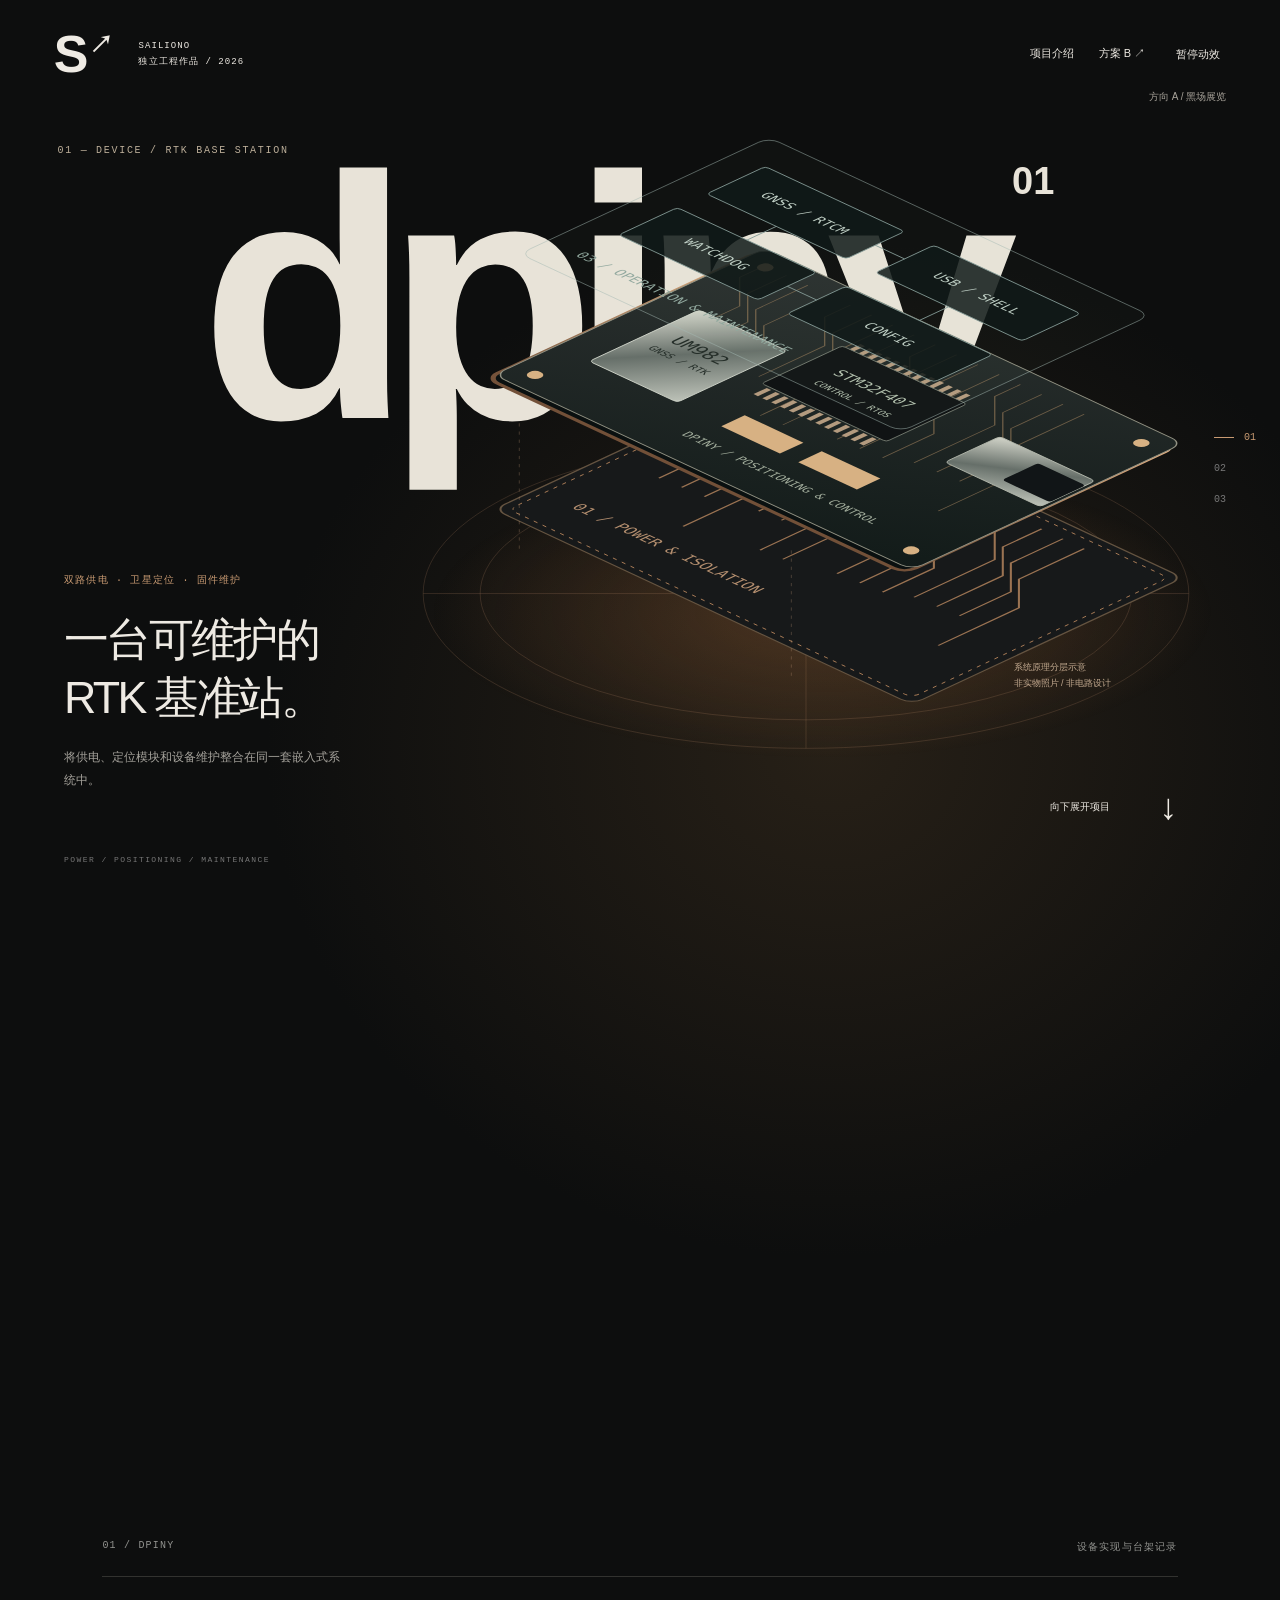
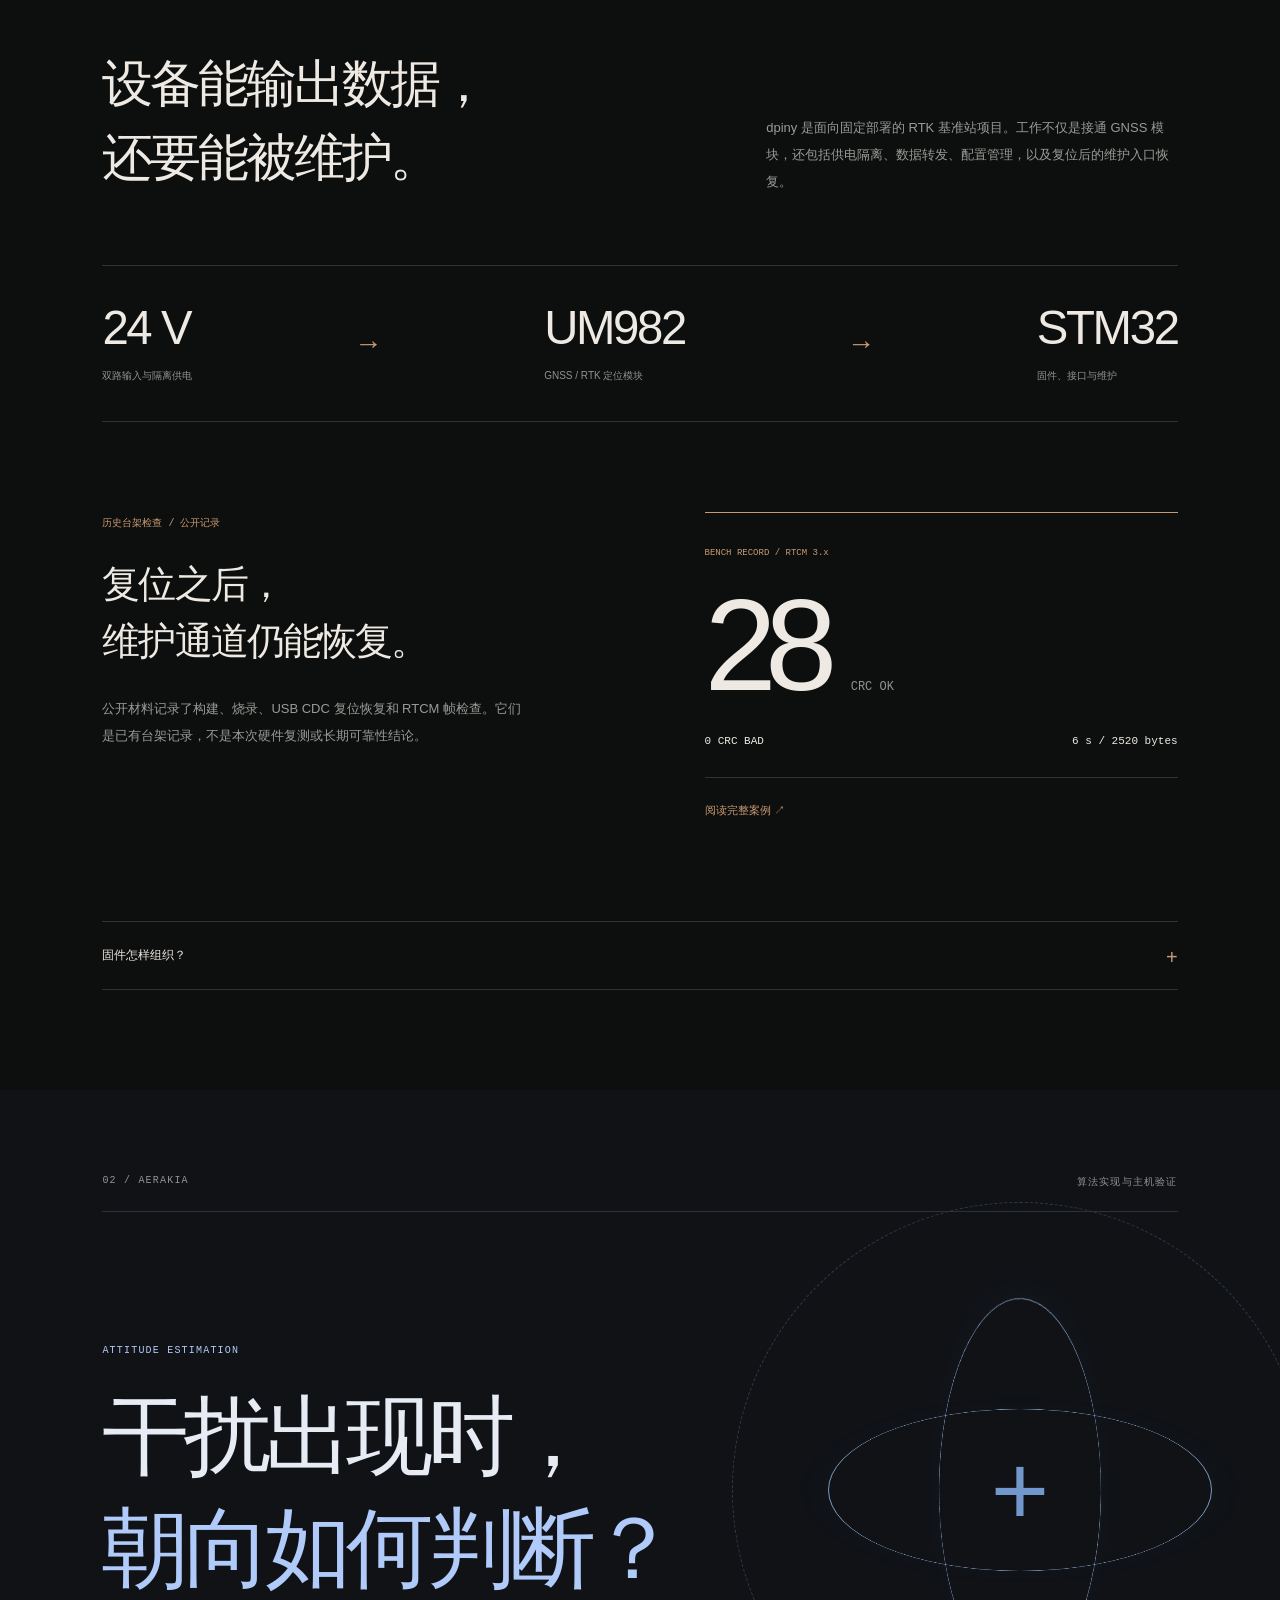
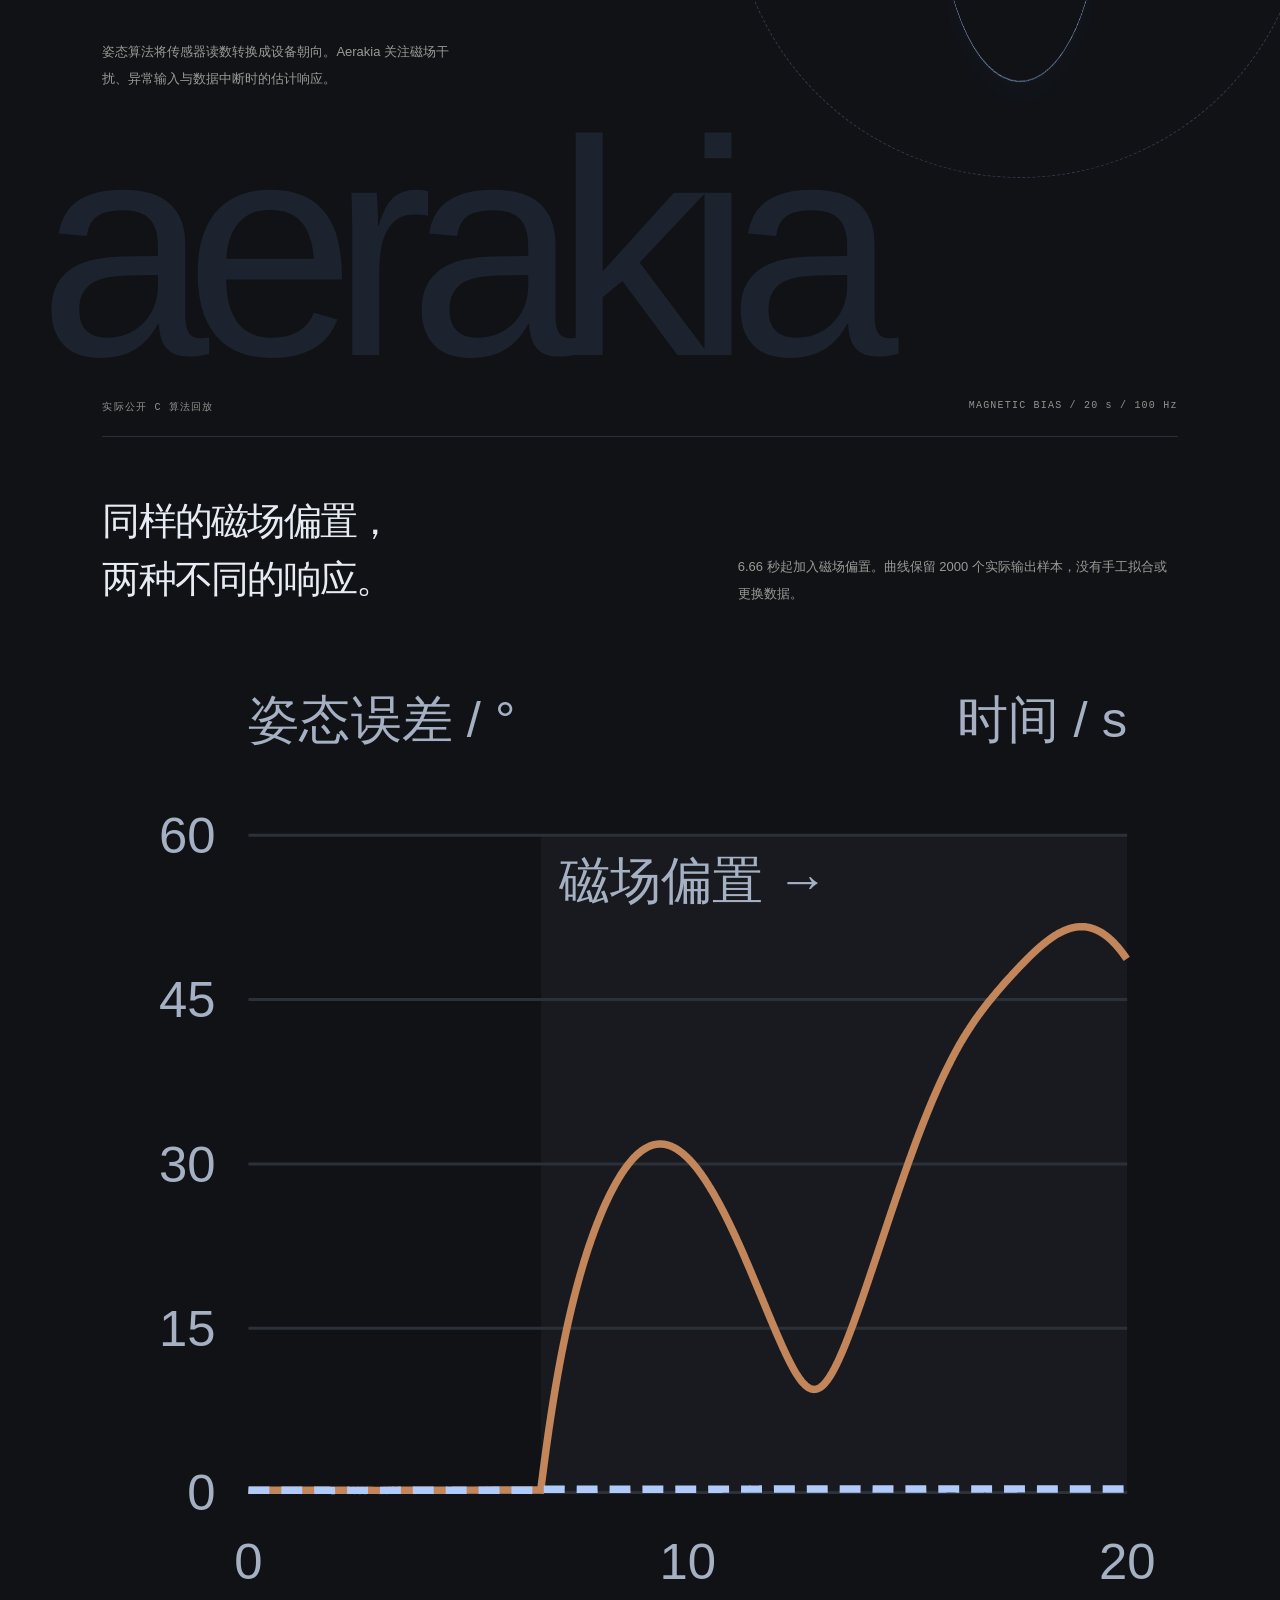
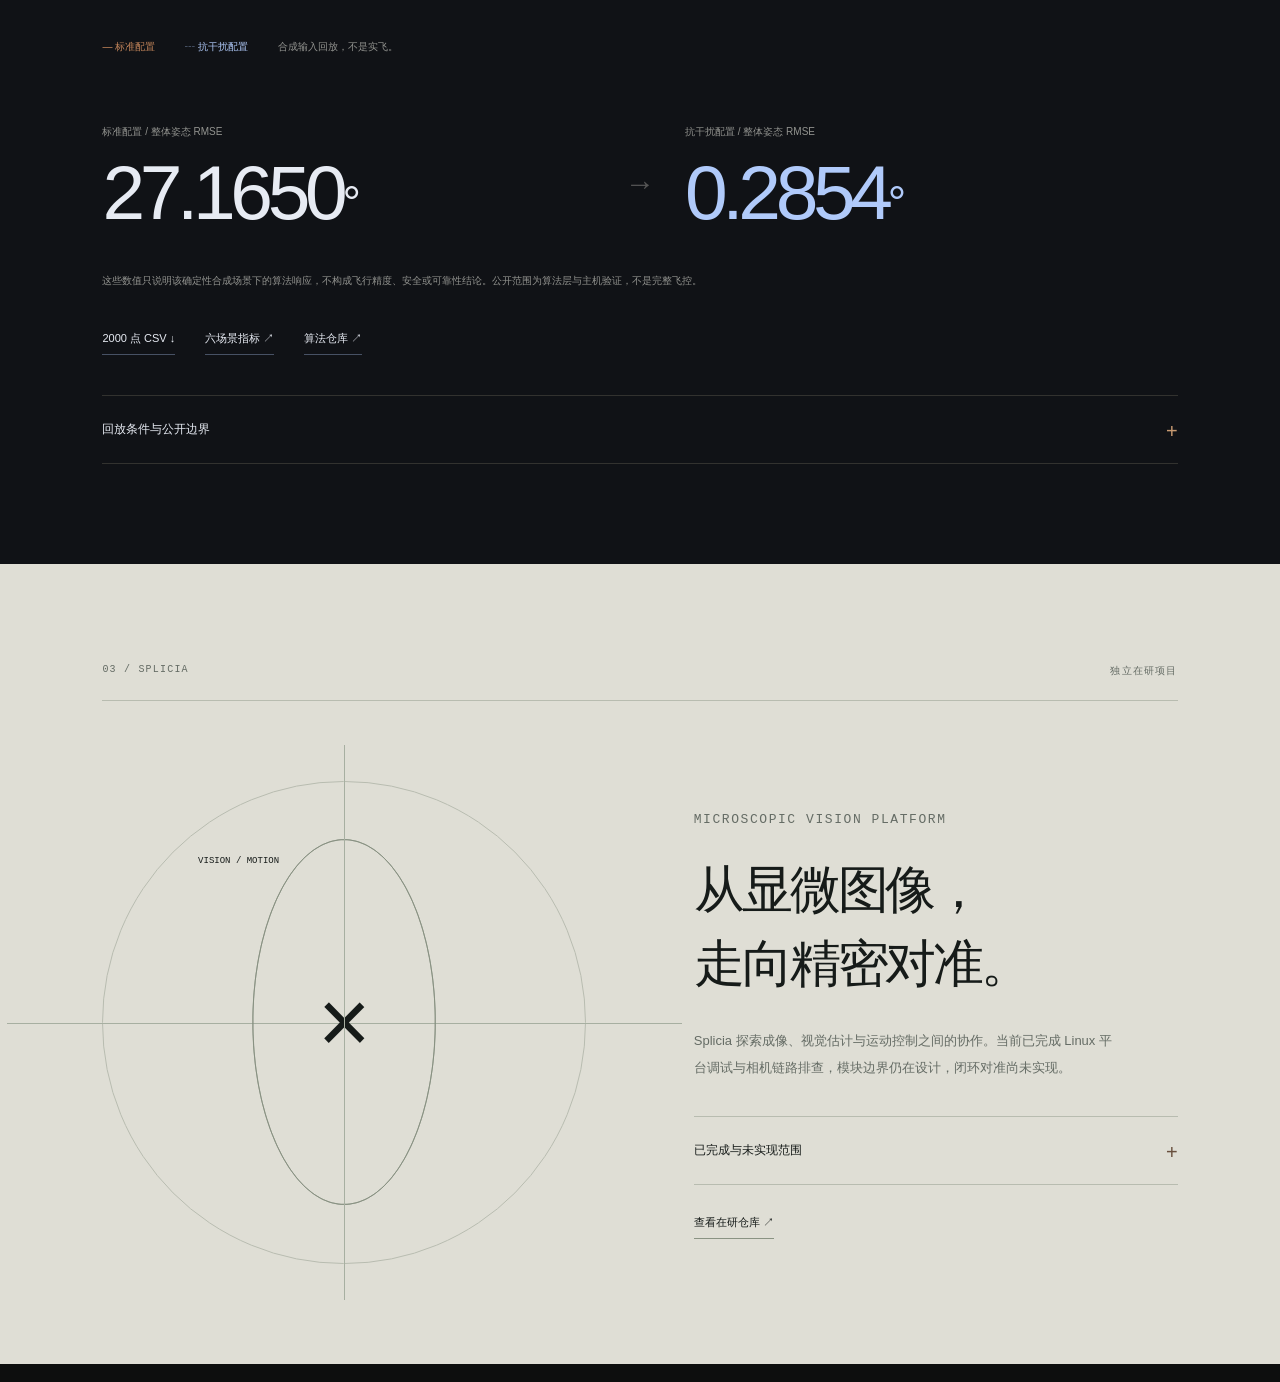
<file: directions/a.html>
<!doctype html>
<html lang="zh-CN">
  <head>
    <meta charset="UTF-8" />
    <meta name="viewport" content="width=device-width,initial-scale=1" />
    <meta name="robots" content="noindex,nofollow" />
    <title>A — 黑场展览 / Sailiono</title>
    <link rel="icon" href="../favicon.svg" />
    <link rel="stylesheet" href="a.css" />
    <script src="shared.js" defer></script>
  </head>
  <body>
    <a class="skip" href="#overview">跳到项目介绍</a>
    <header>
      <a class="brand" href="#top">S<span>↗</span></a
      ><span class="header-note">SAILIONO<br />独立工程作品 / 2026</span>
      <nav aria-label="主导航">
        <a href="#overview">项目介绍</a><a href="b.html">方案 B ↗</a
        ><button hidden data-motion type="button" aria-pressed="false">
          暂停动效
        </button>
      </nav>
      <span class="direction">方向 A / 黑场展览</span>
    </header>
    <nav class="chapter-rail" aria-label="项目章节">
      <a data-project-link href="#top">01<span>DPINY</span></a
      ><a data-project-link href="#aerakia">02<span>AERAKIA</span></a
      ><a data-project-link href="#research">03<span>研究中</span></a>
    </nav>
    <main>
      <section id="top" class="cover" data-scroll data-index>
        <div class="cover-sticky">
          <div class="cover-coordinate mono">
            01 — DEVICE / RTK BASE STATION
          </div>
          <h1>dpiny<span aria-hidden="true">01</span></h1>
          <figure class="artifact">
            <img
              src="assets/device.svg"
              width="1100"
              height="820"
              alt="dpiny 的供电、定位和维护三个抽象层级示意"
            />
            <figcaption>
              系统原理分层示意<br />非实物照片 / 非电路设计
            </figcaption>
          </figure>
          <div class="cover-copy">
            <p class="eyebrow">双路供电 · 卫星定位 · 固件维护</p>
            <h2>一台可维护的<br />RTK 基准站。</h2>
            <p>将供电、定位模块和设备维护整合在同一套嵌入式系统中。</p>
          </div>
          <a class="scroll-cue" href="#overview"
            ><span>向下展开项目</span><b aria-hidden="true">↓</b></a
          ><span class="cover-side mono"
            >POWER / POSITIONING / MAINTENANCE</span
          >
        </div>
      </section>
      <section id="overview" class="case-overview space">
        <div class="section-kicker">
          <span>01 / DPINY</span><span>设备实现与台架记录</span>
        </div>
        <div class="statement">
          <h2>设备能输出数据，<br />还要能被维护。</h2>
          <p>
            dpiny 是面向固定部署的 RTK 基准站项目。工作不仅是接通 GNSS
            模块，还包括供电隔离、数据转发、配置管理，以及复位后的维护入口恢复。
          </p>
        </div>
        <div class="system-strip">
          <div><b>24 V</b><span>双路输入与隔离供电</span></div>
          <i>→</i>
          <div><b>UM982</b><span>GNSS / RTK 定位模块</span></div>
          <i>→</i>
          <div><b>STM32</b><span>固件、接口与维护</span></div>
        </div>
        <div class="evidence-grid">
          <div>
            <span class="tag">历史台架检查 / 公开记录</span>
            <h3>复位之后，<br />维护通道仍能恢复。</h3>
            <p>
              公开材料记录了构建、烧录、USB CDC 复位恢复和 RTCM
              帧检查。它们是已有台架记录，不是本次硬件复测或长期可靠性结论。
            </p>
          </div>
          <div class="bench">
            <span class="mono">BENCH RECORD / RTCM 3.x</span>
            <div class="bench-number">28<span>CRC OK</span></div>
            <div class="bench-bottom">
              <span>0 CRC BAD</span><span>6 s / 2520 bytes</span>
            </div>
            <a href="../cases/dpiny.html">阅读完整案例 ↗</a>
          </div>
        </div>
        <details>
          <summary>固件怎样组织？ <span>+</span></summary>
          <div class="detail-content">
            <p>
              FreeRTOS 组织 GNSS 处理、USB
              CDC、配置与看门狗；工具目录提供构建、烧录、RTCM
              检查和寄存器读取入口。
            </p>
            <pre>
Core/          GNSS · Shell · Configuration · Watchdog
USB_DEVICE/    USB CDC
Drivers/       STM32 HAL / CMSIS
tools/         Build · Flash · RTCM · Bench checks</pre
            >
            <a href="https://github.com/Sailiono/dpiny-rtk-base-station"
              >查看公开固件与记录 ↗</a
            >
          </div>
        </details>
      </section>
      <section id="aerakia" class="algorithm" data-scroll data-index>
        <div class="algorithm-title">
          <div class="section-kicker">
            <span>02 / AERAKIA</span><span>算法实现与主机验证</span>
          </div>
          <div class="orbit-art" aria-hidden="true">
            <i></i><i></i><i></i><b>+</b>
          </div>
          <p class="eyebrow">ATTITUDE ESTIMATION</p>
          <h2>干扰出现时，<br /><em>朝向如何判断？</em></h2>
          <p>
            姿态算法将传感器读数转换成设备朝向。Aerakia
            关注磁场干扰、异常输入与数据中断时的估计响应。
          </p>
          <div class="algorithm-word" aria-hidden="true">aerakia</div>
        </div>
        <div class="space replay">
          <div class="section-kicker">
            <span>实际公开 C 算法回放</span
            ><span>MAGNETIC BIAS / 20 s / 100 Hz</span>
          </div>
          <div class="replay-heading">
            <h3>同样的磁场偏置，<br />两种不同的响应。</h3>
            <p>
              6.66 秒起加入磁场偏置。曲线保留 2000
              个实际输出样本，没有手工拟合或更换数据。
            </p>
          </div>
          <figure>
            <picture
              ><source
                media="(max-width:600px)"
                srcset="assets/replay-a-compact.svg"
                width="360"
                height="320" />
              <img
                src="assets/replay-a.svg"
                width="1000"
                height="440"
                loading="lazy"
                alt="实际合成回放：磁偏置后标准配置误差上升，抗干扰配置接近参考值"
            /></picture>
            <figcaption>
              <span class="standard">— 标准配置</span
              ><span class="robust">┄ 抗干扰配置</span
              ><span>合成输入回放，不是实飞。</span>
            </figcaption>
          </figure>
          <div class="results">
            <div>
              <span>标准配置 / 整体姿态 RMSE</span
              ><strong>27.1650<small>°</small></strong>
            </div>
            <span class="result-arrow" aria-hidden="true">→</span>
            <div>
              <span>抗干扰配置 / 整体姿态 RMSE</span
              ><strong>0.2854<small>°</small></strong>
            </div>
          </div>
          <p class="fineprint">
            这些数值只说明该确定性合成场景下的算法响应，不构成飞行精度、安全或可靠性结论。公开范围为算法层与主机验证，不是完整飞控。
          </p>
          <div class="link-row">
            <a href="../assets/evidence/aerakia-mag-bias-series.csv" download
              >2000 点 CSV ↓</a
            ><a href="../assets/evidence/aerakia-suite-summary.json"
              >六场景指标 ↗</a
            ><a href="https://github.com/Sailiono/aerakia-flight-algorithms"
              >算法仓库 ↗</a
            >
          </div>
          <details>
            <summary>回放条件与公开边界 <span>+</span></summary>
            <div class="detail-content">
              <p>
                场景长 20 秒，采样率 100 Hz，种子 7；约 6.66 秒起加入 X 方向 +50
                μT、Y 方向 +25 μT
                的磁场偏置。验证材料另包含正常运动、磁尖峰、航向突变、倾斜冷启动与导航中断场景。
              </p>
              <a href="../assets/evidence/aerakia-provenance.json"
                >查看来源与参数 ↗</a
              ><a href="../cases/aerakia.html">完整算法案例 ↗</a>
            </div>
          </details>
        </div>
      </section>
      <section id="research" class="research space" data-index>
        <div class="section-kicker">
          <span>03 / SPLICIA</span><span>独立在研项目</span>
        </div>
        <div class="research-layout">
          <div class="vision-art" aria-hidden="true">
            <i></i><i></i><b>×</b><span>VISION / MOTION</span>
          </div>
          <div>
            <p class="eyebrow">MICROSCOPIC VISION PLATFORM</p>
            <h2>从显微图像，<br />走向精密对准。</h2>
            <p>
              Splicia 探索成像、视觉估计与运动控制之间的协作。当前已完成 Linux
              平台调试与相机链路排查，模块边界仍在设计，闭环对准尚未实现。
            </p>
            <details>
              <summary>已完成与未实现范围 <span>+</span></summary>
              <div class="detail-content">
                <p>
                  已完成：IMX296 相机发现、media 拓扑与 RAW
                  输出排查。设计中：采集、视觉、估计、运动、UI、日志和回放边界。未实现：光纤几何提取、标定双视图融合、闭环对准与量化性能验证。
                </p>
              </div>
            </details>
            <a
              class="underlined"
              href="https://github.com/Sailiono/splicia-vision-platform"
              >查看在研仓库 ↗</a
            >
          </div>
        </div>
      </section>
      <footer class="space">
        <p>SAILIONO</p>
        <div>
          <span>嵌入式系统 / 算法 / 视觉研究</span
          ><a href="https://github.com/Sailiono">GITHUB ↗</a
          ><a href="b.html">对比方案 B ↗</a>
        </div>
        <small
          >方向 A ·
          视觉方案预览。未合并、未上线；图形为原理示意，公开范围以项目材料为准。</small
        >
      </footer>
    </main>
  </body>
</html>
</file>
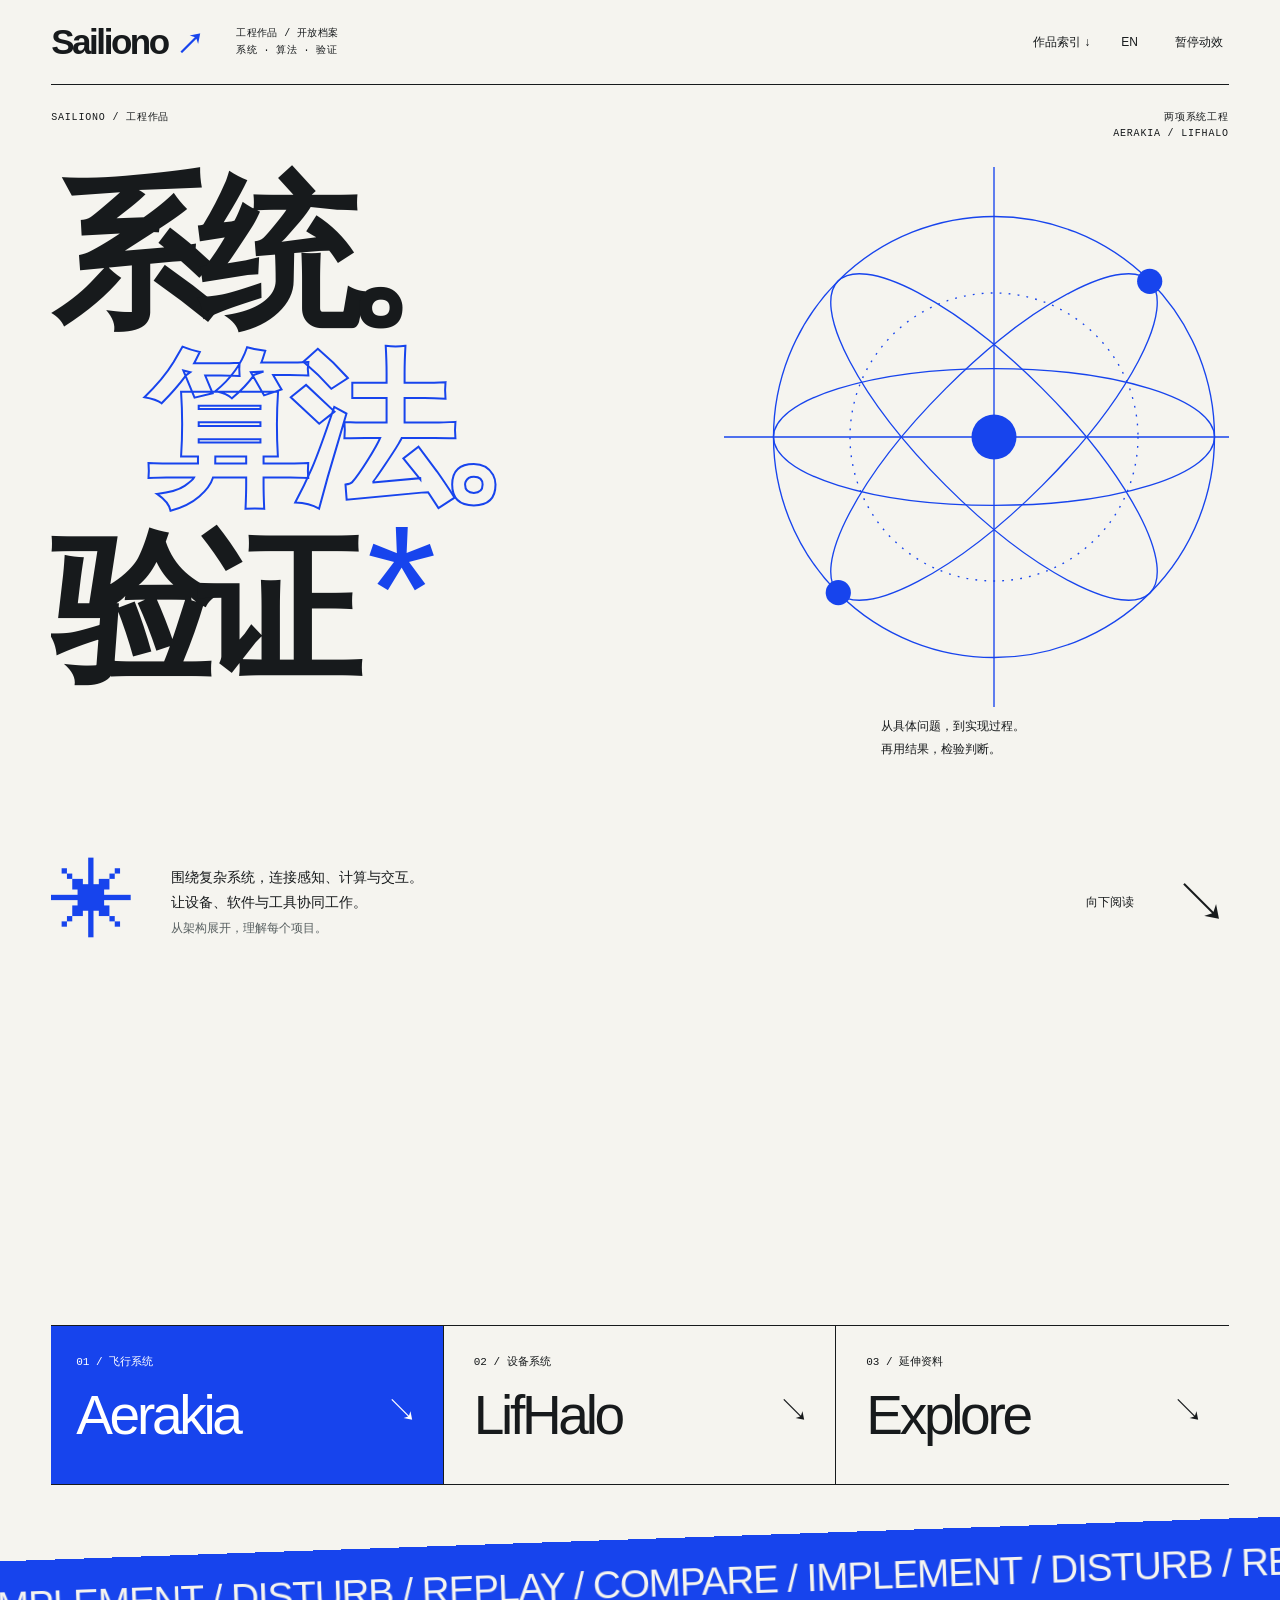
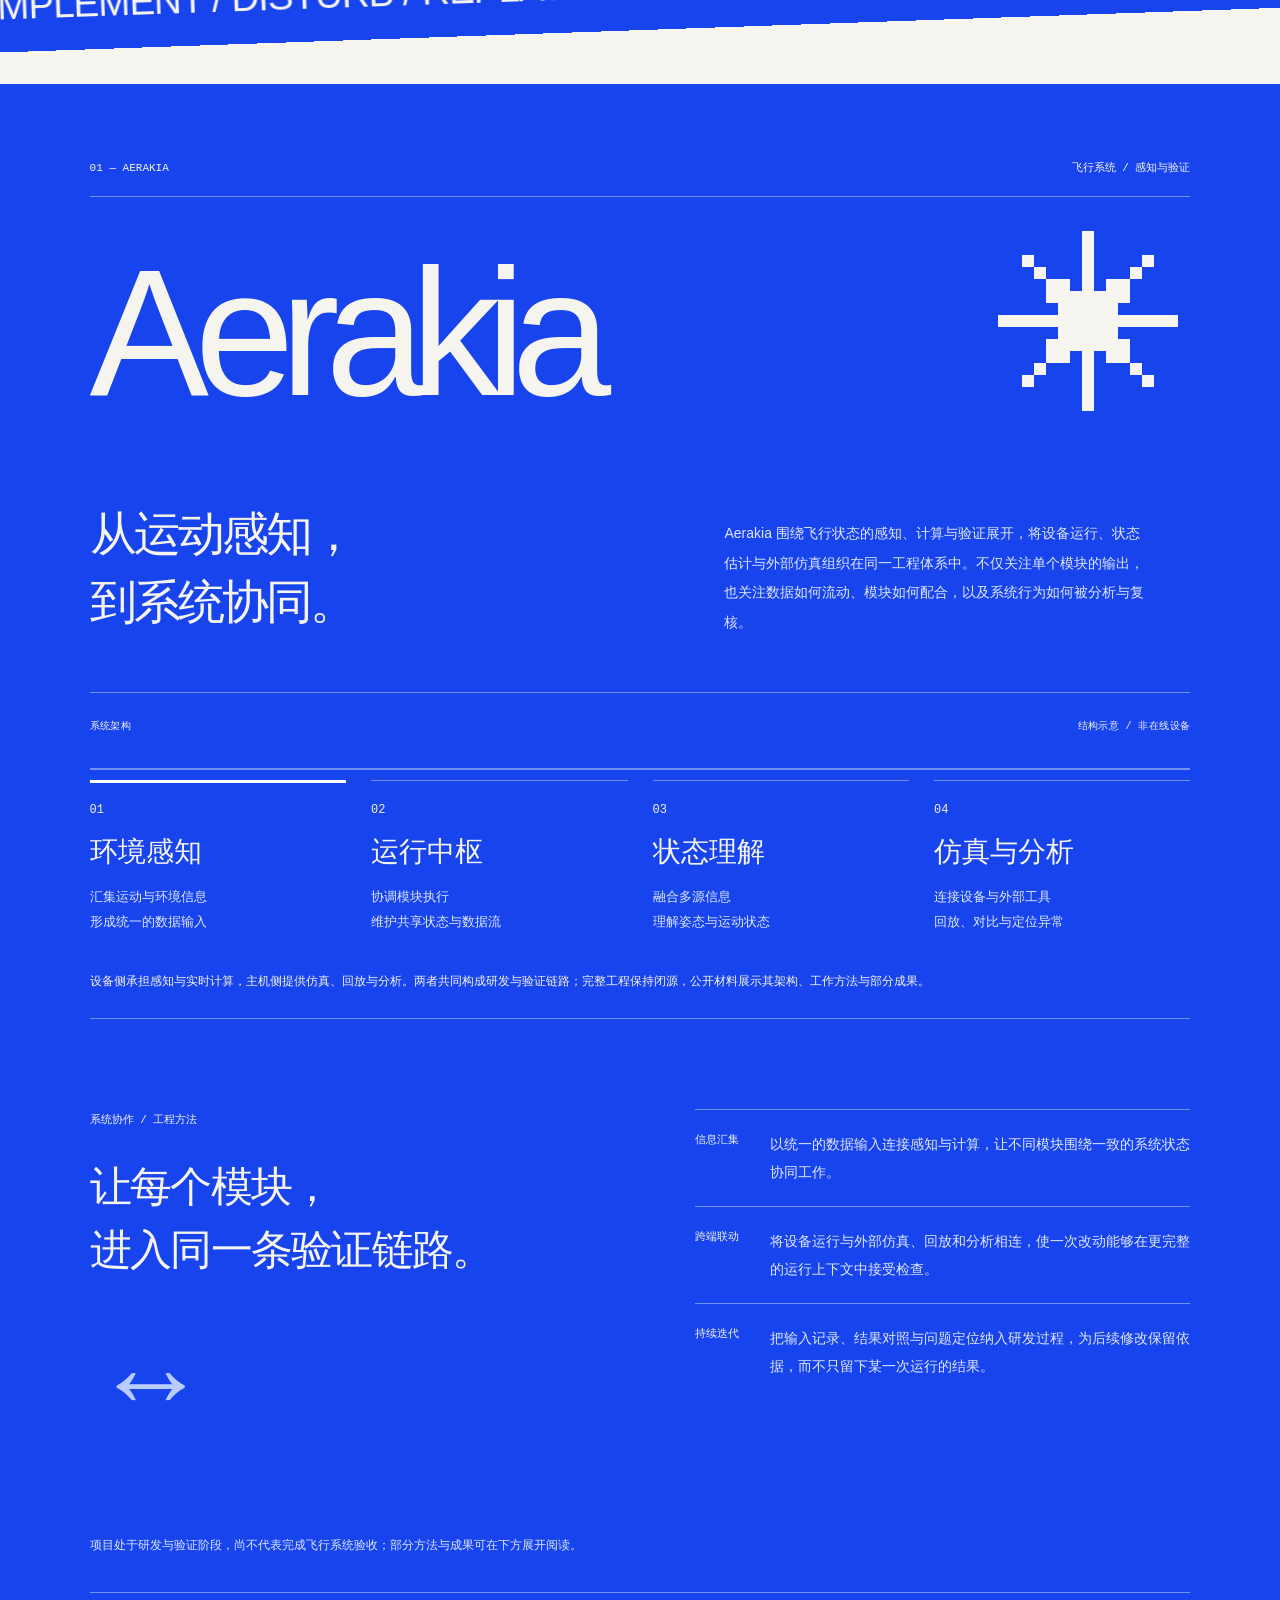
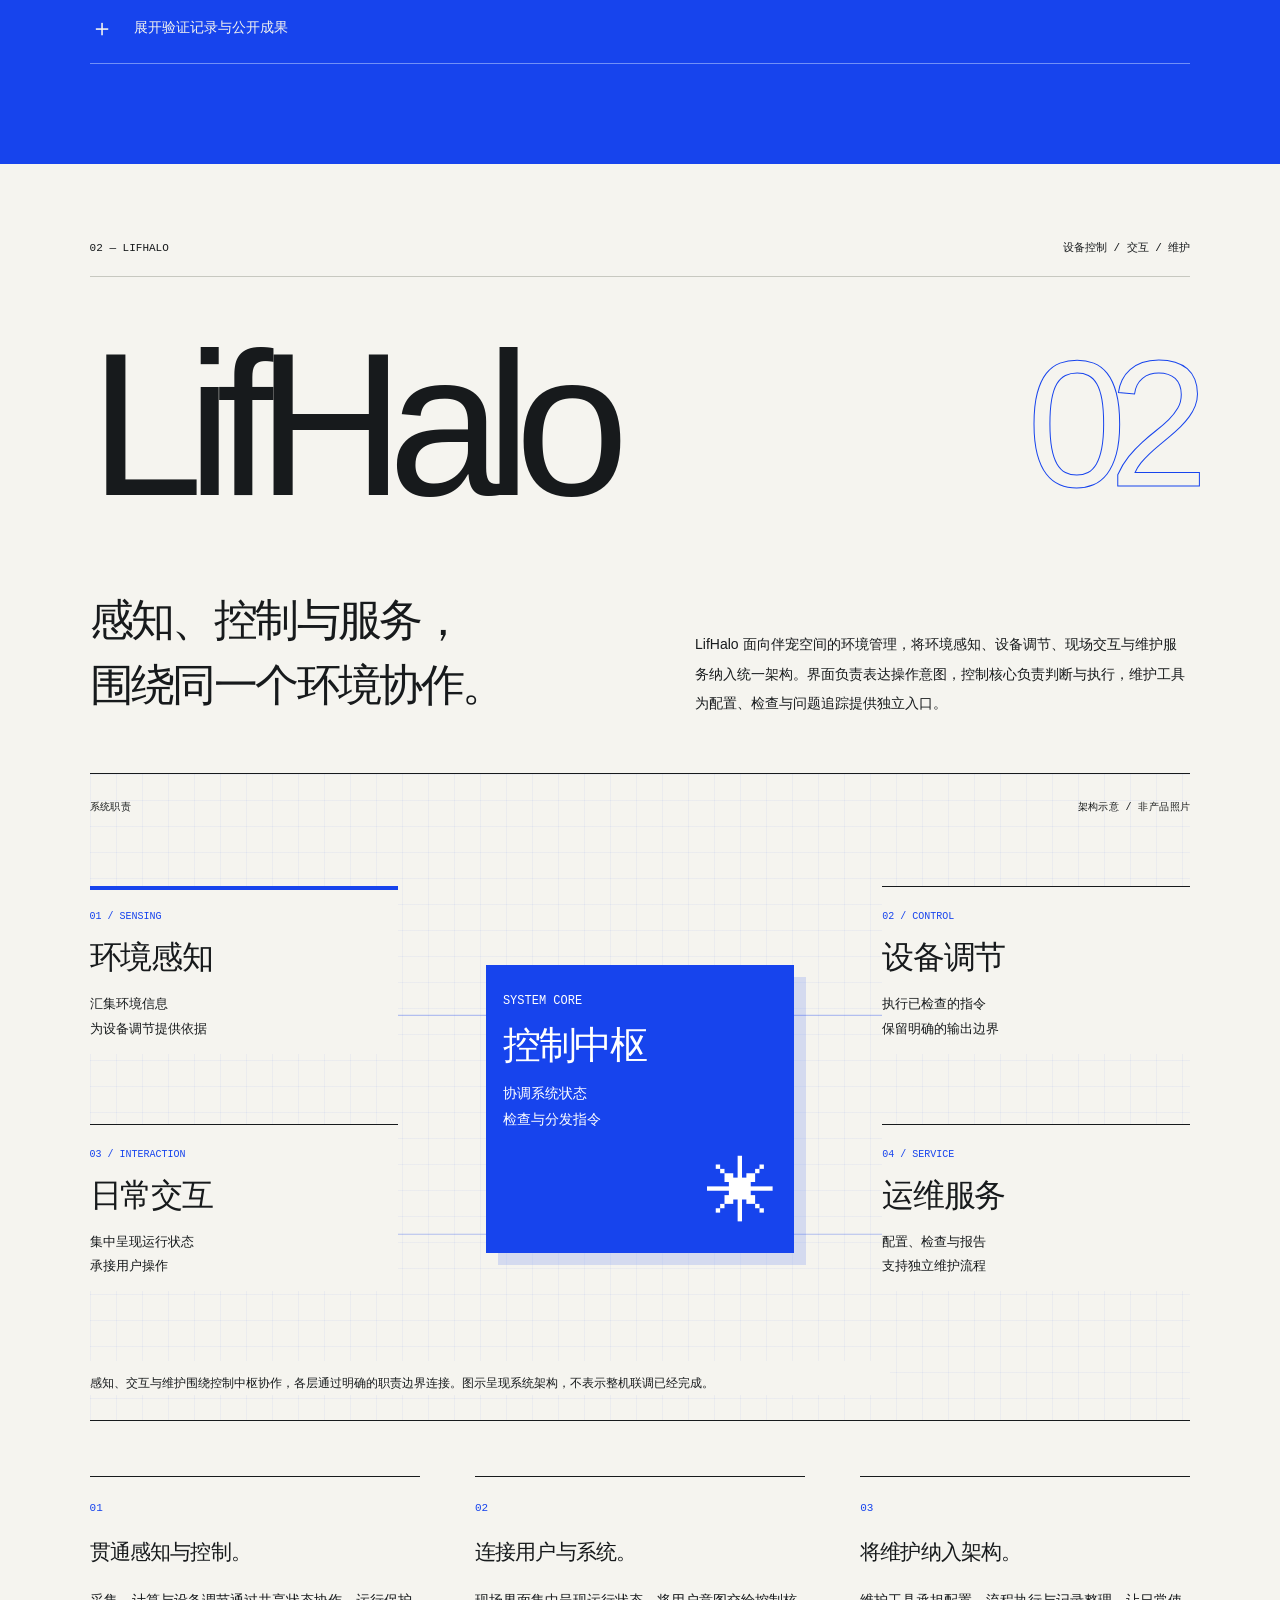
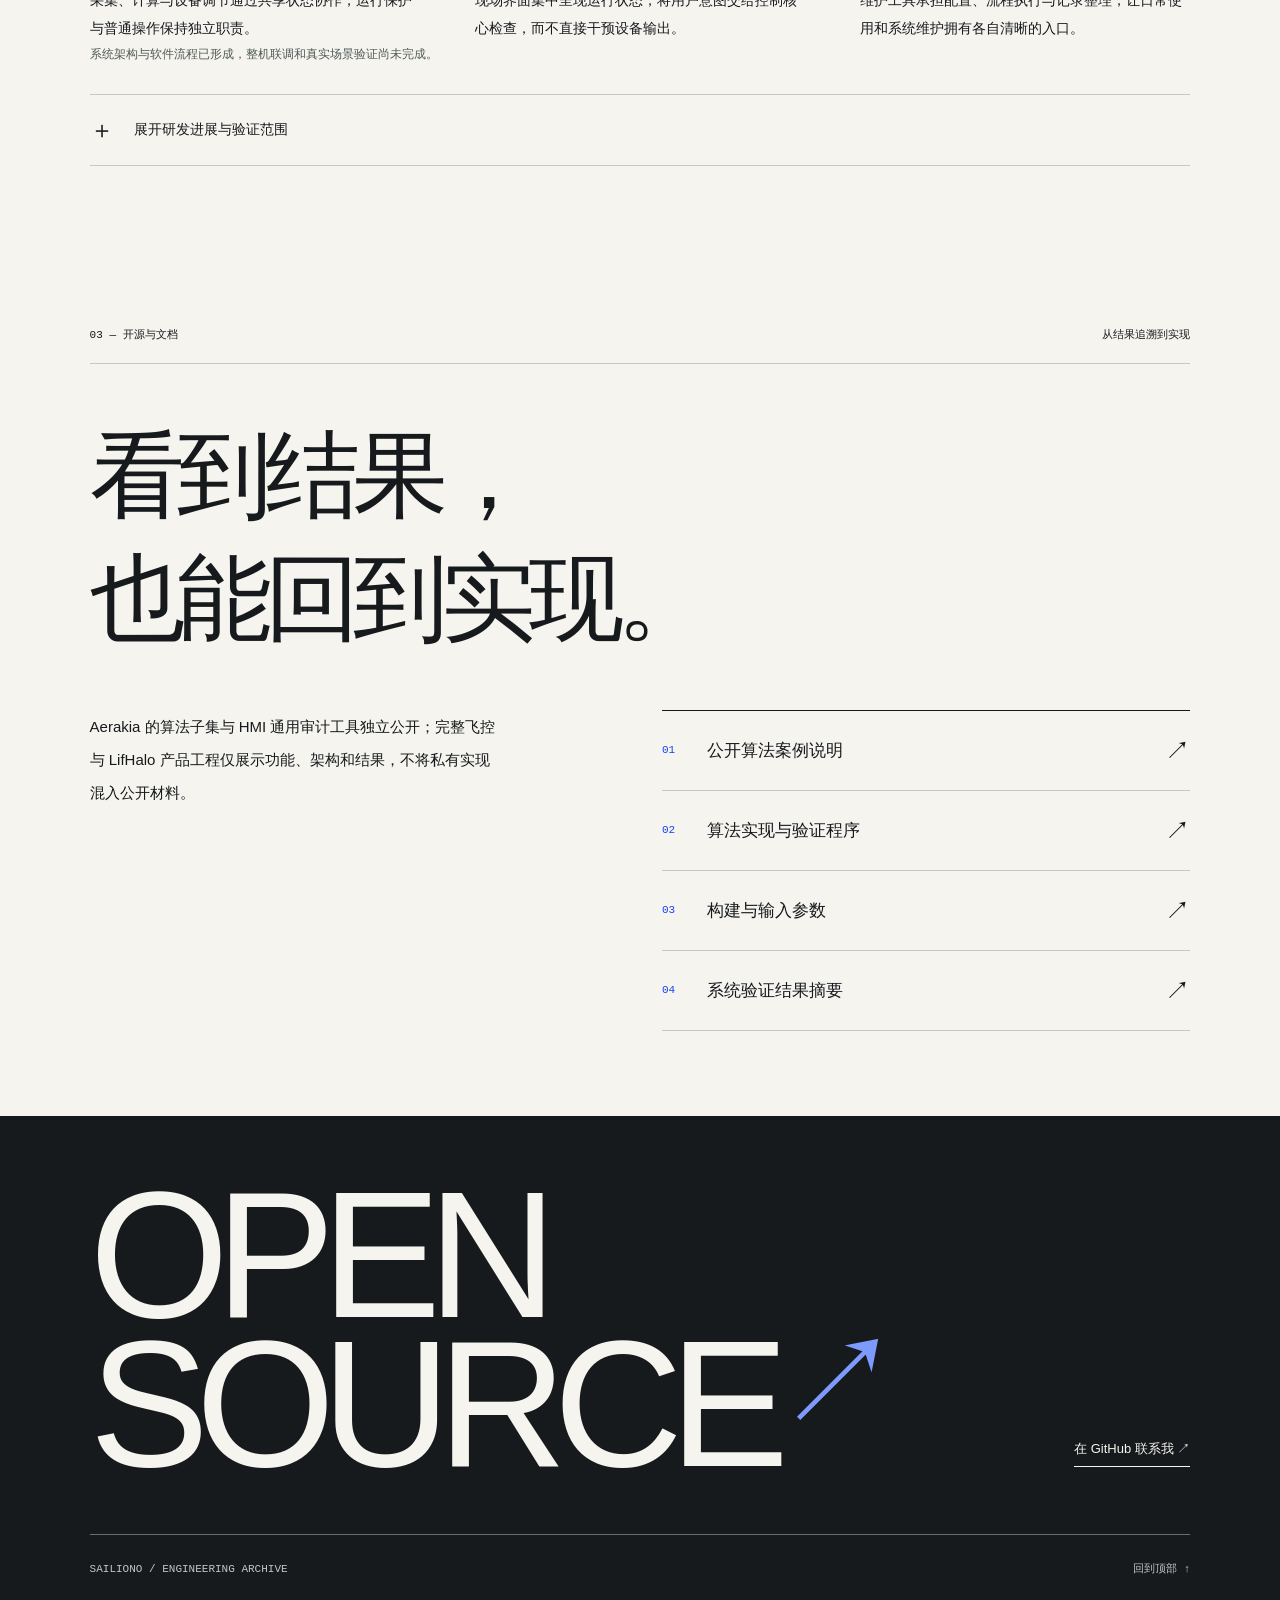
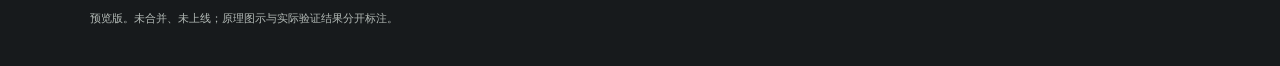
<file: directions/b.html>
<!doctype html>
<html lang="zh-CN">
  <head>
    <meta charset="UTF-8" />
    <meta name="viewport" content="width=device-width,initial-scale=1" />
    <meta name="theme-color" content="#1744ed" />
    <meta
      name="description"
      content="Sailiono 的系统工程作品：围绕飞行系统与环境管理，展示感知、计算、交互与维护如何构成协同架构。"
    />
    <title>Sailiono — 系统、算法与验证</title>
    <link rel="icon" href="../favicon.svg" />
    <link rel="stylesheet" href="../directions/b.css" />
    <script src="../directions/b.js" defer></script>
  </head>
  <body id="top">
    <a class="skip" href="#projects" data-en="Skip to selected work"
      >跳到作品</a
    >
    <header>
      <a class="wordmark" href="#top">Sailiono<span>↗</span></a>
      <span
        class="header-descriptor"
        data-en="ENGINEERING ARCHIVE<br>SYSTEMS · ALGORITHMS · VALIDATION"
        >工程作品 / 开放档案<br />系统 · 算法 · 验证</span
      >
      <nav aria-label="主导航" data-aria-en="Main navigation">
        <a href="#projects" data-en="Explore ↓">作品索引 ↓</a>
        <button
          hidden
          data-language
          type="button"
          aria-label="Switch to English"
        >
          EN
        </button>
        <button hidden data-motion type="button" aria-pressed="false">
          暂停动效
        </button>
      </nav>
    </header>
    <main>
      <section class="poster" data-hero>
        <div class="poster-stage">
          <div class="poster-meta">
            <span data-en="SAILIONO / SELECTED WORK">SAILIONO / 工程作品</span
            ><span data-en="TWO SYSTEMS<br>AERAKIA / LIFHALO"
              >两项系统工程<br />AERAKIA / LIFHALO</span
            >
          </div>
          <div class="poster-main">
            <h1>
              <span data-en="Systems.">系统。</span
              ><span class="outline" data-en="Algorithms.">算法。</span
              ><span data-en="Validation<span class='blue-dot'>*</span>"
                >验证<span class="blue-dot">*</span></span
              >
            </h1>
            <figure
              class="kinetic-mark"
              aria-label="交叠坐标环的抽象图形，不代表实测姿态"
              data-aria-en="Abstract coordinate rings, not a measured attitude"
            >
              <svg viewBox="0 0 600 600" aria-hidden="true">
                <g
                  class="orbit-lines"
                  fill="none"
                  stroke="currentColor"
                  stroke-width="1.5"
                >
                  <circle cx="300" cy="300" r="245" />
                  <ellipse
                    class="orbit-one"
                    cx="300"
                    cy="300"
                    rx="245"
                    ry="76"
                    transform="rotate(45 300 300)"
                  />
                  <ellipse
                    class="orbit-two"
                    cx="300"
                    cy="300"
                    rx="245"
                    ry="76"
                    transform="rotate(-45 300 300)"
                  />
                  <ellipse cx="300" cy="300" rx="245" ry="76" />
                  <circle
                    class="orbit-dashes"
                    cx="300"
                    cy="300"
                    r="160"
                    stroke-dasharray="2 8"
                  />
                  <path d="M0 300h600M300 0v600" />
                </g>
                <g class="orbit-nodes" fill="currentColor">
                  <circle cx="473" cy="127" r="14" />
                  <circle cx="127" cy="473" r="14" />
                  <circle cx="300" cy="300" r="25" />
                </g>
              </svg>
              <figcaption
                data-en="From a question, to implementation.<br>Then back to the result."
              >
                从具体问题，到实现过程。<br />再用结果，检验判断。
              </figcaption>
            </figure>
          </div>
          <div class="poster-bottom">
            <span class="cross" aria-hidden="true">✳</span>
            <p
              data-en="Sensing, computation and interaction.&lt;br&gt;Devices, software and tools working together.&lt;br&gt;&lt;span&gt;Understand each project through its architecture.&lt;/span&gt;"
            >
              围绕复杂系统，连接感知、计算与交互。<br />让设备、软件与工具协同工作。<br /><span
                >从架构展开，理解每个项目。</span
              >
            </p>
            <a
              href="#projects"
              aria-label="向下阅读：浏览代表项目"
              data-aria-en="Explore selected work"
              ><span class="read-label" data-en="Explore">向下阅读</span
              ><span aria-hidden="true">↘</span></a
            >
          </div>
        </div>
      </section>
      <nav
        id="projects"
        class="index"
        aria-label="阅读索引"
        data-aria-en="Reading index"
      >
        <a data-project-link href="#aerakia"
          ><span data-en="01 / FLIGHT SYSTEM">01 / 飞行系统</span
          ><strong>Aerakia</strong><b aria-hidden="true">↘</b></a
        >
        <a data-project-link href="#lifhalo"
          ><span data-en="02 / SYSTEM">02 / 设备系统</span
          ><strong>LifHalo</strong><b aria-hidden="true">↘</b></a
        >
        <a data-project-link href="#method"
          ><span data-en="03 / RESOURCES">03 / 延伸资料</span
          ><strong>Explore</strong><b aria-hidden="true">↘</b></a
        >
      </nav>
      <div class="tape-viewport" aria-hidden="true">
        <div class="blue-tape">
          <div>
            IMPLEMENT / DISTURB / REPLAY / COMPARE / IMPLEMENT / DISTURB /
            REPLAY / COMPARE /
          </div>
        </div>
      </div>
      <span id="aerakia-summary" class="legacy-anchor" aria-hidden="true"></span
      ><span id="workbench" class="legacy-anchor" aria-hidden="true"></span
      ><span
        id="project-overview"
        class="legacy-anchor"
        aria-hidden="true"
      ></span>
      <section id="aerakia" class="algorithm project" data-index>
        <div class="project-top">
          <span>01 — AERAKIA</span
          ><span data-en="FLIGHT SYSTEMS / SENSING &amp; VALIDATION"
            >飞行系统 / 感知与验证</span
          >
        </div>
        <div class="algorithm-title">
          <h2>Aerakia</h2>
          <span class="asterisk" aria-hidden="true">✳</span>
        </div>
        <div class="algorithm-intro">
          <h3 data-en="From motion sensing&lt;br&gt;to a connected system.">
            从运动感知，<br />到系统协同。
          </h3>
          <p
            data-en="Aerakia connects sensing, computation and validation for flight-state estimation. Device operation, estimation and external simulation form one engineering system, addressing how data moves, how modules work together and how their behavior can be examined."
          >
            Aerakia
            围绕飞行状态的感知、计算与验证展开，将设备运行、状态估计与外部仿真组织在同一工程体系中。不仅关注单个模块的输出，也关注数据如何流动、模块如何配合，以及系统行为如何被分析与复核。
          </p>
        </div>
        <figure class="flight-system" data-system>
          <div class="system-kicker">
            <span data-en="SYSTEM ARCHITECTURE">系统架构</span
            ><span data-en="SCHEMATIC / NOT A LIVE DEVICE"
              >结构示意 / 非在线设备</span
            >
          </div>
          <div class="flight-route" aria-hidden="true">
            <span></span><span></span><span></span>
          </div>
          <div class="flight-nodes">
            <div data-system-node>
              <span>01</span><strong data-en="Sensing">环境感知</strong>
              <p
                data-en="Motion and environmental data&lt;br&gt;shared input conventions"
              >
                汇集运动与环境信息<br />形成统一的数据输入
              </p>
            </div>
            <div data-system-node>
              <span>02</span
              ><strong data-en="Runtime coordination">运行中枢</strong>
              <p
                data-en="Coordinate module execution&lt;br&gt;share state and data"
              >
                协调模块执行<br />维护共享状态与数据流
              </p>
            </div>
            <div data-system-node>
              <span>03</span
              ><strong data-en="State estimation">状态理解</strong>
              <p
                data-en="Combine multiple inputs&lt;br&gt;estimate orientation and motion"
              >
                融合多源信息<br />理解姿态与运动状态
              </p>
            </div>
            <div data-system-node>
              <span>04</span
              ><strong data-en="Simulation and analysis">仿真与分析</strong>
              <p
                data-en="Connect devices and host tools&lt;br&gt;replay, compare and investigate"
              >
                连接设备与外部工具<br />回放、对比与定位异常
              </p>
            </div>
          </div>
          <figcaption
            data-en="The device handles sensing and real-time computation; host tools provide simulation, replay and analysis. Together they support development and validation. The complete project remains private; architecture, methods and selected results are presented here."
          >
            设备侧承担感知与实时计算，主机侧提供仿真、回放与分析。两者共同构成研发与验证链路；完整工程保持闭源，公开材料展示其架构、工作方法与部分成果。
          </figcaption>
        </figure>
        <div class="engineering-story">
          <div>
            <span
              class="story-label"
              data-en="SYSTEM COOPERATION / ENGINEERING METHOD"
              >系统协作 / 工程方法</span
            >
            <h4 data-en="Bring each module<br>into one validation workflow.">
              让每个模块，<br />进入同一条验证链路。
            </h4>
            <span class="time-glyph" aria-hidden="true">↔</span>
          </div>
          <ol>
            <li>
              <span data-en="DATA">信息汇集</span>
              <p
                data-en="Shared inputs connect sensing and estimation, allowing modules to work from a consistent view of system state."
              >
                以统一的数据输入连接感知与计算，让不同模块围绕一致的系统状态协同工作。
              </p>
            </li>
            <li>
              <span data-en="COOPERATION">跨端联动</span>
              <p
                data-en="Device operation connects to external simulation, replay and analysis, so changes can be examined beyond a single module."
              >
                将设备运行与外部仿真、回放和分析相连，使一次改动能够在更完整的运行上下文中接受检查。
              </p>
            </li>
            <li>
              <span data-en="ITERATION">持续迭代</span>
              <p
                data-en="Recorded inputs, comparison results and issue histories support investigation and further development."
              >
                把输入记录、结果对照与问题定位纳入研发过程，为后续修改保留依据，而不只留下某一次运行的结果。
              </p>
            </li>
          </ol>
        </div>
        <p
          class="boundary"
          data-en="A research and validation project, not a flight-qualified product. Selected methods and results are available below."
        >
          项目处于研发与验证阶段，尚不代表完成飞行系统验收；部分方法与成果可在下方展开阅读。
        </p>
        <details class="evidence-foldout">
          <summary>
            <b aria-hidden="true">＋</b
            ><span data-en="Explore validation records and public results"
              >展开验证记录与公开成果</span
            >
          </summary>
          <div class="evidence-body">
            <div class="details-body">
              <h4
                data-en="A recorded issue: replay and device state fell out of step."
              >
                历史问题：回放与设备状态不同步。
              </h4>
              <p
                data-en="When a host replay restarted while the device retained its previous state, their time references diverged and the estimated state could become invalid. The recorded fix detects time rollback and guards abnormal steps. This is a historical fix summary, not a new hardware retest."
              >
                一次回放重新开始时，设备仍保留上次运行状态，双方的时间基准出现偏差，导致状态估计异常。已有修复记录包括时间回退检测与异常步长保护；这里介绍的是历史定位过程，不是本次硬件复测。
              </p>
            </div>
            <div class="algorithm-subchapter">
              <span
                class="story-label"
                data-en="PUBLIC RESULTS / ALGORITHM VALIDATION"
                >公开成果 / 算法验证</span
              >
              <h3
                data-en="When the magnetic field shifts,<br>how does attitude estimation respond?"
              >
                磁场发生偏移，<br />姿态估计如何响应。
              </h3>
              <p
                data-en="Attitude estimation turns sensor readings into a device orientation. The public C algorithms let this part of the work be inspected independently, with repeatable synthetic inputs and comparable outputs."
              >
                姿态估计将传感器数据转换为设备朝向。独立公开的 C
                算法子集，以可重复的合成输入与输出对比，展示这部分工作的验证过程。
              </p>
            </div>
            <div
              class="estimation-flow"
              aria-label="验证过程"
              data-aria-en="Validation process"
            >
              <div>
                <span>01 / INPUT</span>
                <p data-en="Synthetic motion">合成运动输入</p>
              </div>
              <i aria-hidden="true">→</i>
              <div>
                <span>02 / DISTURBANCE</span>
                <p data-en="Magnetic bias">加入磁场偏置</p>
              </div>
              <i aria-hidden="true">→</i>
              <div>
                <span>03 / COMPARE</span>
                <p data-en="Compare the response">比较算法响应</p>
              </div>
            </div>
            <div class="comparison" data-comparison>
              <div>
                <span data-en="STANDARD / OVERALL ATTITUDE RMSE"
                  >标准配置 / 整体姿态 RMSE</span
                ><strong>27.1650<small>°</small></strong>
              </div>
              <b aria-hidden="true">↓</b>
              <div>
                <span data-en="ROBUST / OVERALL ATTITUDE RMSE"
                  >抗干扰配置 / 整体姿态 RMSE</span
                ><strong>0.2854<small>°</small></strong>
              </div>
            </div>
            <p
              class="boundary"
              data-en="These fixed values describe one deterministic synthetic replay, not flight tests, certified accuracy or product reliability. These curves validate the public algorithm subset on the host, not the full flight controller."
            >
              以上数值来自同一确定性合成场景，不是实飞结果，也不构成飞行精度或产品可靠性结论。这些曲线只对应公开算法与主机验证，不代表完整飞控性能。
            </p>
            <div id="replay" class="replay-caption">
              <h4 data-en="One scenario.<br>2,000 actual output samples.">
                一个场景。<br />2000 个实际输出点。
              </h4>
              <p
                data-en="20 seconds / 100 Hz / seed 7. A magnetic bias begins at about 6.66 seconds. These curves are actual outputs from the public C runner, not hand-drawn trends."
              >
                20 秒 / 100 Hz / 种子 7。约 6.66
                秒起加入磁场偏置。以下曲线来自公开 C runner，不是手绘趋势。
              </p>
            </div>
            <figure class="plot" data-plot>
              <div class="replay-transport" hidden>
                <span class="replay-time" aria-hidden="true"
                  >00.00 / 20.00 s</span
                >
                <button type="button" data-replay-toggle aria-pressed="false">
                  显示完整曲线
                </button>
              </div>
              <div class="plot-charts">
                <svg
                  data-chart="replay-wide"
                  class="chart-wide"
                  xmlns="http://www.w3.org/2000/svg"
                  viewBox="0 0 1000 440"
                  width="1000"
                  height="440"
                  role="img"
                  aria-labelledby="replay-wide-title replay-wide-desc"
                >
                  <defs>
                    <clipPath id="replay-wide-clip">
                      <rect
                        data-plot-reveal
                        x="49"
                        y="58"
                        width="934"
                        height="340"
                        data-width="934"
                      />
                    </clipPath>
                  </defs>
                  <title id="replay-wide-title">公开 C 算法磁偏置回放</title>
                  <desc id="replay-wide-desc">
                    2000个实际输出采样点。6.66秒起加入磁偏置，标准配置误差上升，抗干扰配置接近参考值。合成回放，不是实飞。
                  </desc>
                  <rect width="1000" height="440" fill="#1744ed" />
                  <rect
                    x="360.022"
                    y="58"
                    width="622.9780000000001"
                    height="340"
                    fill="#dce5ff"
                    opacity=".05"
                  />
                  <g
                    font-family="Arial,Noto Sans CJK SC,sans-serif"
                    font-size="17"
                    fill="#dce5ff"
                  >
                    <text x="49" y="25">姿态误差 / °</text>
                    <path d="M49 398.0H983" stroke="#466af2" />
                    <text x="38" y="404.0" text-anchor="end">0</text>
                    <path d="M49 313.0H983" stroke="#466af2" />
                    <text x="38" y="319.0" text-anchor="end">15</text>
                    <path d="M49 228.0H983" stroke="#466af2" />
                    <text x="38" y="234.0" text-anchor="end">30</text>
                    <path d="M49 143.0H983" stroke="#466af2" />
                    <text x="38" y="149.0" text-anchor="end">45</text>
                    <path d="M49 58.0H983" stroke="#466af2" />
                    <text x="38" y="64.0" text-anchor="end">60</text>
                    <text x="49.0" y="427" text-anchor="middle">0</text>
                    <text x="282.5" y="427" text-anchor="middle">5</text>
                    <text x="516.0" y="427" text-anchor="middle">10</text>
                    <text x="749.5" y="427" text-anchor="middle">15</text>
                    <text x="983.0" y="427" text-anchor="middle">20</text>
                    <text x="983" y="25" text-anchor="end">时间 / s</text>
                    <text x="366.022" y="79">磁场偏置 →</text>
                  </g>
                  <polyline
                    clip-path="url(#replay-wide-clip)"
                    points="49.000,396.824 49.467,396.840 49.934,396.847 50.401,396.845 50.868,396.847 51.335,396.850 51.802,396.847 52.269,396.849 52.736,396.856 53.203,396.861 53.670,396.863 54.137,396.866 54.604,396.867 55.071,396.861 55.538,396.864 56.005,396.858 56.472,396.855 56.939,396.847 57.406,396.847 57.873,396.857 58.340,396.860 58.807,396.854 59.274,396.854 59.741,396.851 60.208,396.852 60.675,396.851 61.142,396.847 61.609,396.847 62.076,396.844 62.543,396.844 63.010,396.845 63.477,396.832 63.944,396.816 64.411,396.819 64.878,396.812 65.345,396.816 65.812,396.818 66.279,396.816 66.746,396.823 67.213,396.826 67.680,396.826 68.147,396.821 68.614,396.831 69.081,396.826 69.548,396.829 70.015,396.820 70.482,396.825 70.949,396.837 71.416,396.839 71.883,396.838 72.350,396.828 72.817,396.834 73.284,396.827 73.751,396.816 74.218,396.818 74.685,396.819 75.152,396.812 75.619,396.800 76.086,396.800 76.553,396.800 77.020,396.808 77.487,396.810 77.954,396.812 78.421,396.817 78.888,396.820 79.355,396.819 79.822,396.810 80.289,396.808 80.756,396.797 81.223,396.796 81.690,396.792 82.157,396.802 82.624,396.808 83.091,396.810 83.558,396.803 84.025,396.810 84.492,396.809 84.959,396.818 85.426,396.815 85.893,396.809 86.360,396.798 86.827,396.798 87.294,396.799 87.761,396.803 88.228,396.801 88.695,396.797 89.162,396.797 89.629,396.792 90.096,396.794 90.563,396.807 91.030,396.813 91.497,396.824 91.964,396.827 92.431,396.828 92.898,396.833 93.365,396.830 93.832,396.829 94.299,396.833 94.766,396.831 95.233,396.840 95.700,396.840 96.167,396.842 96.634,396.840 97.101,396.832 97.568,396.842 98.035,396.847 98.502,396.841 98.969,396.836 99.436,396.835 99.903,396.834 100.370,396.831 100.837,396.826 101.304,396.829 101.771,396.832 102.238,396.829 102.705,396.826 103.172,396.828 103.639,396.824 104.106,396.825 104.573,396.813 105.040,396.822 105.507,396.832 105.974,396.835 106.441,396.832 106.908,396.836 107.375,396.841 107.842,396.838 108.309,396.836 108.776,396.843 109.243,396.841 109.710,396.856 110.177,396.857 110.644,396.861 111.111,396.862 111.578,396.854 112.045,396.847 112.512,396.856 112.979,396.854 113.446,396.859 113.913,396.853 114.380,396.851 114.847,396.842 115.314,396.837 115.781,396.832 116.248,396.836 116.715,396.842 117.182,396.837 117.649,396.838 118.116,396.834 118.583,396.840 119.050,396.833 119.517,396.838 119.984,396.841 120.451,396.840 120.918,396.842 121.385,396.842 121.852,396.843 122.319,396.837 122.786,396.841 123.253,396.843 123.720,396.837 124.187,396.836 124.654,396.832 125.121,396.835 125.588,396.838 126.055,396.839 126.522,396.837 126.989,396.841 127.456,396.832 127.923,396.828 128.390,396.825 128.857,396.820 129.324,396.823 129.791,396.824 130.258,396.826 130.725,396.823 131.192,396.831 131.659,396.837 132.126,396.843 132.593,396.851 133.060,396.856 133.527,396.853 133.994,396.854 134.461,396.859 134.928,396.859 135.395,396.870 135.862,396.875 136.329,396.871 136.796,396.880 137.263,396.883 137.730,396.879 138.197,396.885 138.664,396.887 139.131,396.890 139.598,396.890 140.065,396.888 140.532,396.885 140.999,396.876 141.466,396.863 141.933,396.868 142.400,396.865 142.867,396.858 143.334,396.857 143.801,396.861 144.268,396.859 144.735,396.858 145.202,396.857 145.669,396.852 146.136,396.859 146.603,396.850 147.070,396.855 147.537,396.861 148.004,396.868 148.471,396.861 148.938,396.860 149.405,396.854 149.872,396.859 150.339,396.864 150.806,396.864 151.273,396.866 151.740,396.869 152.207,396.866 152.674,396.865 153.141,396.865 153.608,396.873 154.075,396.873 154.542,396.873 155.009,396.869 155.476,396.870 155.943,396.873 156.410,396.877 156.877,396.879 157.344,396.884 157.811,396.882 158.278,396.887 158.745,396.882 159.212,396.878 159.679,396.879 160.146,396.885 160.613,396.884 161.080,396.883 161.547,396.880 162.014,396.889 162.481,396.884 162.948,396.881 163.415,396.885 163.882,396.881 164.349,396.876 164.816,396.875 165.283,396.878 165.750,396.877 166.217,396.878 166.684,396.886 167.151,396.891 167.618,396.886 168.085,396.880 168.552,396.883 169.019,396.886 169.486,396.882 169.953,396.878 170.420,396.877 170.887,396.878 171.354,396.882 171.821,396.881 172.288,396.882 172.755,396.887 173.222,396.893 173.689,396.885 174.156,396.883 174.623,396.878 175.090,396.879 175.557,396.875 176.024,396.873 176.491,396.868 176.958,396.870 177.425,396.869 177.892,396.875 178.359,396.875 178.826,396.877 179.293,396.883 179.760,396.878 180.227,396.878 180.694,396.880 181.161,396.880 181.628,396.882 182.095,396.883 182.562,396.879 183.029,396.880 183.496,396.881 183.963,396.887 184.430,396.881 184.897,396.882 185.364,396.891 185.831,396.889 186.298,396.890 186.765,396.897 187.232,396.894 187.699,396.893 188.166,396.898 188.633,396.890 189.100,396.888 189.567,396.883 190.034,396.886 190.501,396.884 190.968,396.887 191.435,396.884 191.902,396.879 192.369,396.878 192.836,396.870 193.303,396.869 193.770,396.874 194.237,396.879 194.704,396.881 195.171,396.878 195.638,396.884 196.105,396.879 196.572,396.873 197.039,396.870 197.506,396.871 197.973,396.875 198.440,396.870 198.907,396.863 199.374,396.867 199.841,396.878 200.308,396.874 200.775,396.868 201.242,396.868 201.709,396.871 202.176,396.863 202.643,396.863 203.110,396.862 203.577,396.858 204.044,396.866 204.511,396.869 204.978,396.865 205.445,396.867 205.912,396.871 206.379,396.863 206.846,396.863 207.313,396.857 207.780,396.848 208.247,396.840 208.714,396.838 209.181,396.834 209.648,396.832 210.115,396.832 210.582,396.828 211.049,396.827 211.516,396.826 211.983,396.825 212.450,396.829 212.917,396.825 213.384,396.824 213.851,396.818 214.318,396.819 214.785,396.824 215.252,396.820 215.719,396.824 216.186,396.826 216.653,396.831 217.120,396.830 217.587,396.824 218.054,396.822 218.521,396.818 218.988,396.820 219.455,396.819 219.922,396.815 220.389,396.817 220.856,396.812 221.323,396.811 221.790,396.804 222.257,396.807 222.724,396.806 223.191,396.806 223.658,396.803 224.125,396.794 224.592,396.795 225.059,396.793 225.526,396.794 225.993,396.790 226.460,396.790 226.927,396.790 227.394,396.790 227.861,396.780 228.328,396.780 228.795,396.791 229.262,396.787 229.729,396.788 230.196,396.785 230.663,396.796 231.130,396.796 231.597,396.792 232.064,396.781 232.531,396.781 232.998,396.773 233.465,396.776 233.932,396.779 234.399,396.781 234.866,396.775 235.333,396.784 235.800,396.785 236.267,396.789 236.734,396.791 237.201,396.795 237.668,396.796 238.135,396.797 238.602,396.797 239.069,396.793 239.536,396.793 240.003,396.789 240.470,396.796 240.937,396.800 241.404,396.799 241.871,396.801 242.338,396.816 242.805,396.814 243.272,396.817 243.739,396.818 244.206,396.815 244.673,396.818 245.140,396.817 245.607,396.817 246.074,396.816 246.541,396.798 247.008,396.801 247.475,396.804 247.942,396.798 248.409,396.803 248.876,396.809 249.343,396.807 249.810,396.807 250.277,396.811 250.744,396.813 251.211,396.813 251.678,396.810 252.145,396.803 252.612,396.808 253.079,396.809 253.546,396.807 254.013,396.807 254.480,396.808 254.947,396.821 255.414,396.815 255.881,396.818 256.348,396.825 256.815,396.831 257.282,396.828 257.749,396.830 258.216,396.819 258.683,396.824 259.150,396.828 259.617,396.828 260.084,396.828 260.551,396.838 261.018,396.845 261.485,396.847 261.952,396.847 262.419,396.856 262.886,396.852 263.353,396.853 263.820,396.856 264.287,396.848 264.754,396.841 265.221,396.836 265.688,396.831 266.155,396.826 266.622,396.821 267.089,396.816 267.556,396.820 268.023,396.812 268.490,396.820 268.957,396.816 269.424,396.816 269.891,396.807 270.358,396.808 270.825,396.812 271.292,396.819 271.759,396.814 272.226,396.812 272.693,396.809 273.160,396.811 273.627,396.809 274.094,396.807 274.561,396.794 275.028,396.792 275.495,396.785 275.962,396.791 276.429,396.789 276.896,396.788 277.363,396.782 277.830,396.776 278.297,396.773 278.764,396.770 279.231,396.768 279.698,396.764 280.165,396.765 280.632,396.770 281.099,396.766 281.566,396.752 282.033,396.755 282.500,396.756 282.967,396.752 283.434,396.755 283.901,396.760 284.368,396.757 284.835,396.754 285.302,396.752 285.769,396.755 286.236,396.759 286.703,396.761 287.170,396.760 287.637,396.754 288.104,396.754 288.571,396.754 289.038,396.756 289.505,396.759 289.972,396.755 290.439,396.755 290.906,396.757 291.373,396.755 291.840,396.750 292.307,396.757 292.774,396.756 293.241,396.757 293.708,396.762 294.175,396.759 294.642,396.761 295.109,396.762 295.576,396.755 296.043,396.766 296.510,396.760 296.977,396.761 297.444,396.759 297.911,396.758 298.378,396.763 298.845,396.771 299.312,396.772 299.779,396.769 300.246,396.772 300.713,396.765 301.180,396.766 301.647,396.762 302.114,396.754 302.581,396.747 303.048,396.746 303.515,396.747 303.982,396.751 304.449,396.751 304.916,396.750 305.383,396.750 305.850,396.752 306.317,396.753 306.784,396.758 307.251,396.756 307.718,396.748 308.185,396.746 308.652,396.748 309.119,396.741 309.586,396.729 310.053,396.721 310.520,396.715 310.987,396.708 311.454,396.703 311.921,396.702 312.388,396.698 312.855,396.704 313.322,396.701 313.789,396.701 314.256,396.691 314.723,396.691 315.190,396.692 315.657,396.692 316.124,396.687 316.591,396.689 317.058,396.688 317.525,396.686 317.992,396.695 318.459,396.693 318.926,396.688 319.393,396.678 319.860,396.678 320.327,396.679 320.794,396.684 321.261,396.696 321.728,396.692 322.195,396.696 322.662,396.695 323.129,396.694 323.596,396.698 324.063,396.707 324.530,396.715 324.997,396.707 325.464,396.707 325.931,396.710 326.398,396.713 326.865,396.724 327.332,396.720 327.799,396.723 328.266,396.728 328.733,396.725 329.200,396.723 329.667,396.725 330.134,396.736 330.601,396.731 331.068,396.728 331.535,396.730 332.002,396.725 332.469,396.726 332.936,396.729 333.403,396.728 333.870,396.729 334.337,396.724 334.804,396.722 335.271,396.718 335.738,396.732 336.205,396.736 336.672,396.740 337.139,396.745 337.606,396.746 338.073,396.750 338.540,396.750 339.007,396.744 339.474,396.746 339.941,396.739 340.408,396.741 340.875,396.738 341.342,396.732 341.809,396.732 342.276,396.734 342.743,396.733 343.210,396.738 343.677,396.736 344.144,396.726 344.611,396.733 345.078,396.732 345.545,396.727 346.012,396.722 346.479,396.719 346.946,396.730 347.413,396.731 347.880,396.733 348.347,396.739 348.814,396.740 349.281,396.740 349.748,396.736 350.215,396.741 350.682,396.741 351.149,396.741 351.616,396.740 352.083,396.735 352.550,396.730 353.017,396.735 353.484,396.740 353.951,396.738 354.418,396.738 354.885,396.740 355.352,396.743 355.819,396.737 356.286,396.731 356.753,396.731 357.220,396.730 357.687,396.738 358.154,396.741 358.621,396.738 359.088,396.738 359.555,396.746 360.022,395.326 360.489,393.587 360.956,391.806 361.423,390.026 361.890,388.257 362.357,386.501 362.824,384.758 363.291,383.026 363.758,381.317 364.225,379.613 364.692,377.927 365.159,376.262 365.626,374.617 366.093,372.983 366.560,371.367 367.027,369.758 367.494,368.171 367.961,366.598 368.428,365.036 368.895,363.493 369.362,361.962 369.829,360.446 370.296,358.952 370.763,357.461 371.230,355.992 371.697,354.528 372.164,353.086 372.631,351.651 373.098,350.246 373.565,348.865 374.032,347.486 374.499,346.107 374.966,344.748 375.433,343.404 375.900,342.073 376.367,340.750 376.834,339.446 377.301,338.155 377.768,336.867 378.235,335.603 378.702,334.351 379.169,333.102 379.636,331.871 380.103,330.637 380.570,329.435 381.037,328.234 381.504,327.057 381.971,325.895 382.438,324.734 382.905,323.584 383.372,322.448 383.839,321.326 384.306,320.213 384.773,319.113 385.240,318.032 385.707,316.945 386.174,315.863 386.641,314.800 387.108,313.746 387.575,312.688 388.042,311.657 388.509,310.624 388.976,309.611 389.443,308.600 389.910,307.609 390.377,306.630 390.844,305.650 391.311,304.678 391.778,303.721 392.245,302.771 392.712,301.818 393.179,300.890 393.646,299.963 394.113,299.054 394.580,298.145 395.047,297.256 395.514,296.354 395.981,295.458 396.448,294.572 396.915,293.689 397.382,292.837 397.849,291.974 398.316,291.122 398.783,290.280 399.250,289.455 399.717,288.626 400.184,287.797 400.651,286.987 401.118,286.172 401.585,285.373 402.052,284.580 402.519,283.794 402.986,283.009 403.453,282.227 403.920,281.444 404.387,280.684 404.854,279.927 405.321,279.171 405.788,278.415 406.255,277.679 406.722,276.961 407.189,276.234 407.656,275.518 408.123,274.800 408.590,274.095 409.057,273.377 409.524,272.694 409.991,271.993 410.458,271.303 410.925,270.627 411.392,269.949 411.859,269.291 412.326,268.623 412.793,267.967 413.260,267.314 413.727,266.659 414.194,266.015 414.661,265.374 415.128,264.741 415.595,264.113 416.062,263.488 416.529,262.878 416.996,262.268 417.463,261.657 417.930,261.054 418.397,260.468 418.864,259.865 419.331,259.274 419.798,258.694 420.265,258.122 420.732,257.545 421.199,256.968 421.666,256.403 422.133,255.850 422.600,255.283 423.067,254.739 423.534,254.182 424.001,253.627 424.468,253.092 424.935,252.546 425.402,252.018 425.869,251.490 426.336,250.962 426.803,250.436 427.270,249.916 427.737,249.412 428.204,248.916 428.671,248.421 429.138,247.929 429.605,247.445 430.072,246.962 430.539,246.472 431.006,245.993 431.473,245.523 431.940,245.057 432.407,244.585 432.874,244.119 433.341,243.659 433.808,243.217 434.275,242.783 434.742,242.333 435.209,241.895 435.676,241.463 436.143,241.030 436.610,240.606 437.077,240.173 437.544,239.748 438.011,239.324 438.478,238.915 438.945,238.509 439.412,238.103 439.879,237.694 440.346,237.303 440.813,236.908 441.280,236.519 441.747,236.134 442.214,235.751 442.681,235.377 443.148,234.983 443.615,234.621 444.082,234.255 444.549,233.880 445.016,233.523 445.483,233.168 445.950,232.821 446.417,232.475 446.884,232.133 447.351,231.805 447.818,231.470 448.285,231.131 448.752,230.801 449.219,230.490 449.686,230.179 450.153,229.866 450.620,229.569 451.087,229.273 451.554,228.967 452.021,228.668 452.488,228.380 452.955,228.085 453.422,227.800 453.889,227.514 454.356,227.238 454.823,226.956 455.290,226.689 455.757,226.421 456.224,226.157 456.691,225.897 457.158,225.644 457.625,225.382 458.092,225.137 458.559,224.895 459.026,224.655 459.493,224.424 459.960,224.200 460.427,223.979 460.894,223.752 461.361,223.529 461.828,223.317 462.295,223.110 462.762,222.902 463.229,222.697 463.696,222.503 464.163,222.307 464.630,222.116 465.097,221.940 465.564,221.755 466.031,221.580 466.498,221.403 466.965,221.228 467.432,221.057 467.899,220.890 468.366,220.726 468.833,220.578 469.300,220.430 469.767,220.290 470.234,220.142 470.701,220.014 471.168,219.880 471.635,219.747 472.102,219.615 472.569,219.500 473.036,219.374 473.503,219.259 473.970,219.149 474.437,219.036 474.904,218.935 475.371,218.826 475.838,218.735 476.305,218.652 476.772,218.569 477.239,218.492 477.706,218.415 478.173,218.343 478.640,218.264 479.107,218.197 479.574,218.142 480.041,218.088 480.508,218.034 480.975,217.987 481.442,217.946 481.909,217.908 482.376,217.871 482.843,217.828 483.310,217.808 483.777,217.789 484.244,217.771 484.711,217.759 485.178,217.745 485.645,217.730 486.112,217.718 486.579,217.722 487.046,217.728 487.513,217.735 487.980,217.736 488.447,217.740 488.914,217.755 489.381,217.772 489.848,217.790 490.315,217.817 490.782,217.846 491.249,217.886 491.716,217.921 492.183,217.962 492.650,218.008 493.117,218.066 493.584,218.120 494.051,218.173 494.518,218.232 494.985,218.302 495.452,218.376 495.919,218.446 496.386,218.527 496.853,218.602 497.320,218.685 497.787,218.766 498.254,218.863 498.721,218.963 499.188,219.060 499.655,219.159 500.122,219.267 500.589,219.375 501.056,219.493 501.523,219.610 501.990,219.726 502.457,219.852 502.924,219.981 503.391,220.118 503.858,220.255 504.325,220.405 504.792,220.548 505.259,220.691 505.726,220.845 506.193,221.003 506.660,221.160 507.127,221.330 507.594,221.495 508.061,221.663 508.528,221.833 508.995,222.004 509.462,222.178 509.929,222.361 510.396,222.545 510.863,222.735 511.330,222.928 511.797,223.113 512.264,223.312 512.731,223.511 513.198,223.714 513.665,223.925 514.132,224.139 514.599,224.346 515.066,224.556 515.533,224.785 516.000,225.005 516.467,225.231 516.934,225.464 517.401,225.684 517.868,225.920 518.335,226.171 518.802,226.410 519.269,226.658 519.736,226.907 520.203,227.156 520.670,227.411 521.137,227.672 521.604,227.932 522.071,228.195 522.538,228.466 523.005,228.733 523.472,229.006 523.939,229.279 524.406,229.562 524.873,229.847 525.340,230.135 525.807,230.433 526.274,230.724 526.741,231.012 527.208,231.312 527.675,231.615 528.142,231.921 528.609,232.231 529.076,232.543 529.543,232.859 530.010,233.178 530.477,233.497 530.944,233.823 531.411,234.146 531.878,234.475 532.345,234.805 532.812,235.137 533.279,235.476 533.746,235.805 534.213,236.148 534.680,236.497 535.147,236.852 535.614,237.200 536.081,237.560 536.548,237.911 537.015,238.269 537.482,238.632 537.949,238.997 538.416,239.367 538.883,239.736 539.350,240.100 539.817,240.473 540.284,240.845 540.751,241.227 541.218,241.609 541.685,241.993 542.152,242.381 542.619,242.766 543.086,243.158 543.553,243.542 544.020,243.931 544.487,244.327 544.954,244.732 545.421,245.127 545.888,245.531 546.355,245.930 546.822,246.331 547.289,246.745 547.756,247.161 548.223,247.583 548.690,248.006 549.157,248.427 549.624,248.849 550.091,249.263 550.558,249.682 551.025,250.113 551.492,250.550 551.959,250.977 552.426,251.410 552.893,251.844 553.360,252.278 553.827,252.721 554.294,253.157 554.761,253.603 555.228,254.058 555.695,254.519 556.162,254.975 556.629,255.428 557.096,255.880 557.563,256.334 558.030,256.793 558.497,257.260 558.964,257.728 559.431,258.188 559.898,258.654 560.365,259.134 560.832,259.603 561.299,260.069 561.766,260.542 562.233,261.016 562.700,261.493 563.167,261.971 563.634,262.453 564.101,262.932 564.568,263.418 565.035,263.901 565.502,264.383 565.969,264.874 566.436,265.363 566.903,265.854 567.370,266.359 567.837,266.855 568.304,267.353 568.771,267.853 569.238,268.354 569.705,268.858 570.172,269.362 570.639,269.878 571.106,270.393 571.573,270.900 572.040,271.412 572.507,271.927 572.974,272.449 573.441,272.967 573.908,273.482 574.375,273.998 574.842,274.516 575.309,275.039 575.776,275.567 576.243,276.088 576.710,276.616 577.177,277.145 577.644,277.666 578.111,278.192 578.578,278.716 579.045,279.240 579.512,279.776 579.979,280.307 580.446,280.836 580.913,281.371 581.380,281.903 581.847,282.435 582.314,282.975 582.781,283.519 583.248,284.055 583.715,284.594 584.182,285.140 584.649,285.679 585.116,286.219 585.583,286.764 586.050,287.298 586.517,287.840 586.984,288.391 587.451,288.939 587.918,289.495 588.385,290.041 588.852,290.585 589.319,291.129 589.786,291.665 590.253,292.216 590.720,292.763 591.187,293.310 591.654,293.850 592.121,294.405 592.588,294.952 593.055,295.499 593.522,296.042 593.989,296.594 594.456,297.146 594.923,297.698 595.390,298.249 595.857,298.795 596.324,299.342 596.791,299.885 597.258,300.433 597.725,300.980 598.192,301.526 598.659,302.074 599.126,302.622 599.593,303.168 600.060,303.715 600.527,304.265 600.994,304.817 601.461,305.370 601.928,305.915 602.395,306.460 602.862,307.006 603.329,307.558 603.796,308.099 604.263,308.642 604.730,309.183 605.197,309.724 605.664,310.261 606.131,310.799 606.598,311.334 607.065,311.870 607.532,312.405 607.999,312.947 608.466,313.477 608.933,314.004 609.400,314.539 609.867,315.068 610.334,315.598 610.801,316.124 611.268,316.651 611.735,317.173 612.202,317.695 612.669,318.212 613.136,318.733 613.603,319.246 614.070,319.762 614.537,320.281 615.004,320.790 615.471,321.300 615.938,321.805 616.405,322.304 616.872,322.809 617.339,323.310 617.806,323.801 618.273,324.301 618.740,324.790 619.207,325.275 619.674,325.754 620.141,326.238 620.608,326.726 621.075,327.198 621.542,327.658 622.009,328.132 622.476,328.603 622.943,329.062 623.410,329.516 623.877,329.967 624.344,330.413 624.811,330.859 625.278,331.299 625.745,331.740 626.212,332.174 626.679,332.599 627.146,333.025 627.613,333.452 628.080,333.859 628.547,334.265 629.014,334.665 629.481,335.054 629.948,335.434 630.415,335.811 630.882,336.191 631.349,336.561 631.816,336.924 632.283,337.276 632.750,337.620 633.217,337.965 633.684,338.298 634.151,338.629 634.618,338.960 635.085,339.270 635.552,339.578 636.019,339.870 636.486,340.169 636.953,340.454 637.420,340.724 637.887,340.990 638.354,341.250 638.821,341.500 639.288,341.737 639.755,341.970 640.222,342.198 640.689,342.418 641.156,342.625 641.623,342.823 642.090,343.012 642.557,343.193 643.024,343.357 643.491,343.514 643.958,343.656 644.425,343.806 644.892,343.928 645.359,344.049 645.826,344.155 646.293,344.246 646.760,344.354 647.227,344.435 647.694,344.499 648.161,344.541 648.628,344.574 649.095,344.615 649.562,344.641 650.029,344.654 650.496,344.644 650.963,344.630 651.430,344.616 651.897,344.582 652.364,344.546 652.831,344.490 653.298,344.431 653.765,344.358 654.232,344.268 654.699,344.164 655.166,344.063 655.633,343.939 656.100,343.826 656.567,343.682 657.034,343.529 657.501,343.368 657.968,343.199 658.435,343.009 658.902,342.810 659.369,342.613 659.836,342.401 660.303,342.187 660.770,341.944 661.237,341.702 661.704,341.451 662.171,341.184 662.638,340.912 663.105,340.628 663.572,340.335 664.039,340.033 664.506,339.739 664.973,339.429 665.440,339.097 665.907,338.759 666.374,338.415 666.841,338.061 667.308,337.698 667.775,337.326 668.242,336.947 668.709,336.569 669.176,336.182 669.643,335.787 670.110,335.374 670.577,334.967 671.044,334.546 671.511,334.123 671.978,333.701 672.445,333.253 672.912,332.811 673.379,332.359 673.846,331.895 674.313,331.431 674.780,330.953 675.247,330.476 675.714,330.012 676.181,329.521 676.648,329.033 677.115,328.534 677.582,328.030 678.049,327.525 678.516,327.000 678.983,326.481 679.450,325.948 679.917,325.425 680.384,324.903 680.851,324.364 681.318,323.828 681.785,323.287 682.252,322.734 682.719,322.181 683.186,321.634 683.653,321.067 684.120,320.492 684.587,319.914 685.054,319.347 685.521,318.770 685.988,318.202 686.455,317.620 686.922,317.032 687.389,316.434 687.856,315.852 688.323,315.262 688.790,314.675 689.257,314.074 689.724,313.465 690.191,312.855 690.658,312.253 691.125,311.642 691.592,311.015 692.059,310.402 692.526,309.775 692.993,309.156 693.460,308.525 693.927,307.887 694.394,307.250 694.861,306.612 695.328,305.986 695.795,305.348 696.262,304.704 696.729,304.062 697.196,303.421 697.663,302.773 698.130,302.142 698.597,301.506 699.064,300.862 699.531,300.214 699.998,299.566 700.465,298.910 700.932,298.258 701.399,297.593 701.866,296.942 702.333,296.281 702.800,295.617 703.267,294.955 703.734,294.294 704.201,293.628 704.668,292.955 705.135,292.287 705.602,291.621 706.069,290.964 706.536,290.292 707.003,289.621 707.470,288.947 707.937,288.269 708.404,287.594 708.871,286.928 709.338,286.257 709.805,285.575 710.272,284.902 710.739,284.226 711.206,283.559 711.673,282.888 712.140,282.219 712.607,281.542 713.074,280.868 713.541,280.182 714.008,279.516 714.475,278.833 714.942,278.162 715.409,277.485 715.876,276.810 716.343,276.137 716.810,275.455 717.277,274.767 717.744,274.077 718.211,273.394 718.678,272.716 719.145,272.034 719.612,271.346 720.079,270.664 720.546,269.990 721.013,269.312 721.480,268.645 721.947,267.970 722.414,267.284 722.881,266.592 723.348,265.917 723.815,265.237 724.282,264.546 724.749,263.869 725.216,263.186 725.683,262.512 726.150,261.843 726.617,261.167 727.084,260.498 727.551,259.826 728.018,259.141 728.485,258.452 728.952,257.754 729.419,257.070 729.886,256.387 730.353,255.709 730.820,255.033 731.287,254.356 731.754,253.680 732.221,253.010 732.688,252.327 733.155,251.670 733.622,250.992 734.089,250.326 734.556,249.646 735.023,248.986 735.490,248.318 735.957,247.653 736.424,246.977 736.891,246.307 737.358,245.646 737.825,244.978 738.292,244.317 738.759,243.662 739.226,242.995 739.693,242.336 740.160,241.676 740.627,241.016 741.094,240.349 741.561,239.698 742.028,239.039 742.495,238.374 742.962,237.720 743.429,237.059 743.896,236.412 744.363,235.765 744.830,235.117 745.297,234.468 745.764,233.813 746.231,233.159 746.698,232.520 747.165,231.871 747.632,231.236 748.099,230.589 748.566,229.947 749.033,229.317 749.500,228.666 749.967,228.039 750.434,227.395 750.901,226.764 751.368,226.138 751.835,225.506 752.302,224.883 752.769,224.249 753.236,223.620 753.703,223.003 754.170,222.376 754.637,221.763 755.104,221.138 755.571,220.522 756.038,219.912 756.505,219.288 756.972,218.665 757.439,218.041 757.906,217.429 758.373,216.812 758.840,216.199 759.307,215.571 759.774,214.972 760.241,214.366 760.708,213.767 761.175,213.164 761.642,212.563 762.109,211.966 762.576,211.382 763.043,210.791 763.510,210.189 763.977,209.613 764.444,209.027 764.911,208.439 765.378,207.859 765.845,207.281 766.312,206.715 766.779,206.131 767.246,205.553 767.713,204.989 768.180,204.413 768.647,203.857 769.114,203.298 769.581,202.727 770.048,202.161 770.515,201.590 770.982,201.031 771.449,200.473 771.916,199.914 772.383,199.350 772.850,198.805 773.317,198.248 773.784,197.691 774.251,197.132 774.718,196.597 775.185,196.051 775.652,195.509 776.119,194.990 776.586,194.456 777.053,193.923 777.520,193.407 777.987,192.882 778.454,192.355 778.921,191.829 779.388,191.304 779.855,190.782 780.322,190.276 780.789,189.762 781.256,189.249 781.723,188.732 782.190,188.213 782.657,187.703 783.124,187.186 783.591,186.687 784.058,186.185 784.525,185.701 784.992,185.215 785.459,184.724 785.926,184.225 786.393,183.745 786.860,183.276 787.327,182.795 787.794,182.306 788.261,181.828 788.728,181.347 789.195,180.877 789.662,180.402 790.129,179.943 790.596,179.473 791.063,179.012 791.530,178.552 791.997,178.104 792.464,177.657 792.931,177.193 793.398,176.735 793.865,176.297 794.332,175.846 794.799,175.399 795.266,174.936 795.733,174.484 796.200,174.050 796.667,173.611 797.134,173.178 797.601,172.732 798.068,172.310 798.535,171.885 799.002,171.459 799.469,171.030 799.936,170.594 800.403,170.174 800.870,169.754 801.337,169.333 801.804,168.922 802.271,168.502 802.738,168.094 803.205,167.677 803.672,167.267 804.139,166.874 804.606,166.478 805.073,166.071 805.540,165.665 806.007,165.289 806.474,164.904 806.941,164.517 807.408,164.145 807.875,163.764 808.342,163.378 808.809,162.997 809.276,162.619 809.743,162.248 810.210,161.885 810.677,161.518 811.144,161.155 811.611,160.796 812.078,160.434 812.545,160.066 813.012,159.713 813.479,159.354 813.946,159.002 814.413,158.651 814.880,158.302 815.347,157.951 815.814,157.600 816.281,157.245 816.748,156.898 817.215,156.552 817.682,156.210 818.149,155.869 818.616,155.510 819.083,155.170 819.550,154.829 820.017,154.496 820.484,154.166 820.951,153.830 821.418,153.497 821.885,153.172 822.352,152.840 822.819,152.519 823.286,152.206 823.753,151.908 824.220,151.594 824.687,151.275 825.154,150.954 825.621,150.649 826.088,150.357 826.555,150.042 827.022,149.730 827.489,149.432 827.956,149.122 828.423,148.820 828.890,148.519 829.357,148.209 829.824,147.915 830.291,147.617 830.758,147.318 831.225,147.020 831.692,146.732 832.159,146.428 832.626,146.141 833.093,145.839 833.560,145.553 834.027,145.269 834.494,144.976 834.961,144.689 835.428,144.397 835.895,144.125 836.362,143.831 836.829,143.559 837.296,143.290 837.763,143.007 838.230,142.734 838.697,142.457 839.164,142.177 839.631,141.902 840.098,141.630 840.565,141.361 841.032,141.098 841.499,140.826 841.966,140.563 842.433,140.284 842.900,140.011 843.367,139.736 843.834,139.464 844.301,139.186 844.768,138.918 845.235,138.644 845.702,138.380 846.169,138.117 846.636,137.853 847.103,137.591 847.570,137.333 848.037,137.071 848.504,136.802 848.971,136.535 849.438,136.273 849.905,136.017 850.372,135.745 850.839,135.482 851.306,135.223 851.773,134.960 852.240,134.687 852.707,134.443 853.174,134.191 853.641,133.930 854.108,133.679 854.575,133.435 855.042,133.177 855.509,132.921 855.976,132.674 856.443,132.426 856.910,132.166 857.377,131.909 857.844,131.649 858.311,131.399 858.778,131.157 859.245,130.915 859.712,130.672 860.179,130.414 860.646,130.167 861.113,129.924 861.580,129.672 862.047,129.426 862.514,129.180 862.981,128.943 863.448,128.692 863.915,128.443 864.382,128.189 864.849,127.946 865.316,127.707 865.783,127.457 866.250,127.226 866.717,126.980 867.184,126.749 867.651,126.509 868.118,126.268 868.585,126.026 869.052,125.787 869.519,125.546 869.986,125.313 870.453,125.076 870.920,124.851 871.387,124.621 871.854,124.380 872.321,124.145 872.788,123.914 873.255,123.695 873.722,123.470 874.189,123.227 874.656,122.996 875.123,122.764 875.590,122.537 876.057,122.300 876.524,122.063 876.991,121.836 877.458,121.613 877.925,121.394 878.392,121.167 878.859,120.941 879.326,120.707 879.793,120.480 880.260,120.262 880.727,120.046 881.194,119.836 881.661,119.613 882.128,119.385 882.595,119.177 883.062,118.959 883.529,118.746 883.996,118.530 884.463,118.318 884.930,118.107 885.397,117.895 885.864,117.676 886.331,117.468 886.798,117.258 887.265,117.056 887.732,116.848 888.199,116.645 888.666,116.438 889.133,116.236 889.600,116.037 890.067,115.838 890.534,115.651 891.001,115.449 891.468,115.253 891.935,115.070 892.402,114.871 892.869,114.680 893.336,114.494 893.803,114.315 894.270,114.132 894.737,113.954 895.204,113.769 895.671,113.587 896.138,113.398 896.605,113.222 897.072,113.045 897.539,112.869 898.006,112.694 898.473,112.516 898.940,112.329 899.407,112.164 899.874,112.001 900.341,111.830 900.808,111.661 901.275,111.491 901.742,111.342 902.209,111.184 902.676,111.020 903.143,110.864 903.610,110.699 904.077,110.545 904.544,110.395 905.011,110.248 905.478,110.101 905.945,109.952 906.412,109.806 906.879,109.665 907.346,109.532 907.813,109.399 908.280,109.266 908.747,109.129 909.214,109.001 909.681,108.874 910.148,108.751 910.615,108.630 911.082,108.507 911.549,108.391 912.016,108.267 912.483,108.147 912.950,108.028 913.417,107.920 913.884,107.814 914.351,107.709 914.818,107.605 915.285,107.497 915.752,107.399 916.219,107.304 916.686,107.204 917.153,107.107 917.620,107.014 918.087,106.919 918.554,106.826 919.021,106.741 919.488,106.659 919.955,106.582 920.422,106.503 920.889,106.419 921.356,106.337 921.823,106.257 922.290,106.185 922.757,106.119 923.224,106.058 923.691,105.993 924.158,105.932 924.625,105.879 925.092,105.830 925.559,105.781 926.026,105.730 926.493,105.678 926.960,105.633 927.427,105.585 927.894,105.547 928.361,105.518 928.828,105.483 929.295,105.454 929.762,105.423 930.229,105.398 930.696,105.380 931.163,105.357 931.630,105.339 932.097,105.321 932.564,105.306 933.031,105.293 933.498,105.275 933.965,105.271 934.432,105.266 934.899,105.268 935.366,105.271 935.833,105.270 936.300,105.277 936.767,105.283 937.234,105.300 937.701,105.321 938.168,105.336 938.635,105.360 939.102,105.391 939.569,105.432 940.036,105.474 940.503,105.514 940.970,105.564 941.437,105.612 941.904,105.656 942.371,105.705 942.838,105.756 943.305,105.813 943.772,105.872 944.239,105.938 944.706,105.998 945.173,106.066 945.640,106.131 946.107,106.205 946.574,106.282 947.041,106.348 947.508,106.437 947.975,106.523 948.442,106.616 948.909,106.706 949.376,106.796 949.843,106.898 950.310,107.003 950.777,107.102 951.244,107.209 951.711,107.322 952.178,107.434 952.645,107.540 953.112,107.657 953.579,107.777 954.046,107.907 954.513,108.034 954.980,108.163 955.447,108.302 955.914,108.438 956.381,108.584 956.848,108.717 957.315,108.870 957.782,109.021 958.249,109.182 958.716,109.340 959.183,109.492 959.650,109.647 960.117,109.811 960.584,109.986 961.051,110.156 961.518,110.339 961.985,110.523 962.452,110.711 962.919,110.904 963.386,111.093 963.853,111.292 964.320,111.487 964.787,111.700 965.254,111.900 965.721,112.108 966.188,112.317 966.655,112.533 967.122,112.761 967.589,112.976 968.056,113.201 968.523,113.430 968.990,113.672 969.457,113.907 969.924,114.140 970.391,114.383 970.858,114.627 971.325,114.878 971.792,115.127 972.259,115.386 972.726,115.653 973.193,115.920 973.660,116.183 974.127,116.460 974.594,116.740 975.061,117.019 975.528,117.300 975.995,117.593 976.462,117.884 976.929,118.172 977.396,118.474 977.863,118.779 978.330,119.072 978.797,119.381 979.264,119.690 979.731,120.008 980.198,120.323 980.665,120.643 981.132,120.962 981.599,121.290 982.066,121.626 982.533,121.966"
                    fill="none"
                    stroke="#ffbca5"
                    stroke-width="2.5"
                  />
                  <polyline
                    clip-path="url(#replay-wide-clip)"
                    points="49.000,396.824 49.467,396.830 49.934,396.831 50.401,396.833 50.868,396.835 51.335,396.837 51.802,396.836 52.269,396.840 52.736,396.843 53.203,396.848 53.670,396.851 54.137,396.852 54.604,396.852 55.071,396.849 55.538,396.850 56.005,396.846 56.472,396.842 56.939,396.838 57.406,396.839 57.873,396.843 58.340,396.845 58.807,396.842 59.274,396.841 59.741,396.845 60.208,396.843 60.675,396.841 61.142,396.839 61.609,396.840 62.076,396.843 62.543,396.841 63.010,396.840 63.477,396.832 63.944,396.823 64.411,396.826 64.878,396.822 65.345,396.824 65.812,396.826 66.279,396.828 66.746,396.835 67.213,396.837 67.680,396.838 68.147,396.837 68.614,396.840 69.081,396.838 69.548,396.840 70.015,396.835 70.482,396.841 70.949,396.849 71.416,396.851 71.883,396.848 72.350,396.843 72.817,396.846 73.284,396.844 73.751,396.838 74.218,396.837 74.685,396.839 75.152,396.836 75.619,396.833 76.086,396.835 76.553,396.834 77.020,396.839 77.487,396.844 77.954,396.846 78.421,396.851 78.888,396.854 79.355,396.852 79.822,396.848 80.289,396.847 80.756,396.838 81.223,396.836 81.690,396.835 82.157,396.838 82.624,396.839 83.091,396.841 83.558,396.837 84.025,396.841 84.492,396.840 84.959,396.845 85.426,396.846 85.893,396.842 86.360,396.833 86.827,396.832 87.294,396.836 87.761,396.840 88.228,396.840 88.695,396.837 89.162,396.838 89.629,396.837 90.096,396.838 90.563,396.846 91.030,396.845 91.497,396.850 91.964,396.851 92.431,396.850 92.898,396.855 93.365,396.854 93.832,396.854 94.299,396.855 94.766,396.856 95.233,396.861 95.700,396.860 96.167,396.859 96.634,396.857 97.101,396.852 97.568,396.857 98.035,396.862 98.502,396.858 98.969,396.855 99.436,396.856 99.903,396.854 100.370,396.851 100.837,396.850 101.304,396.852 101.771,396.854 102.238,396.853 102.705,396.853 103.172,396.854 103.639,396.850 104.106,396.850 104.573,396.844 105.040,396.849 105.507,396.854 105.974,396.858 106.441,396.857 106.908,396.859 107.375,396.862 107.842,396.861 108.309,396.860 108.776,396.864 109.243,396.862 109.710,396.870 110.177,396.871 110.644,396.873 111.111,396.875 111.578,396.869 112.045,396.866 112.512,396.872 112.979,396.870 113.446,396.873 113.913,396.871 114.380,396.872 114.847,396.866 115.314,396.863 115.781,396.858 116.248,396.858 116.715,396.862 117.182,396.859 117.649,396.861 118.116,396.860 118.583,396.864 119.050,396.859 119.517,396.863 119.984,396.865 120.451,396.866 120.918,396.868 121.385,396.868 121.852,396.868 122.319,396.865 122.786,396.868 123.253,396.868 123.720,396.863 124.187,396.862 124.654,396.859 125.121,396.860 125.588,396.862 126.055,396.858 126.522,396.855 126.989,396.859 127.456,396.854 127.923,396.853 128.390,396.851 128.857,396.850 129.324,396.854 129.791,396.854 130.258,396.856 130.725,396.854 131.192,396.857 131.659,396.862 132.126,396.865 132.593,396.868 133.060,396.873 133.527,396.872 133.994,396.875 134.461,396.878 134.928,396.879 135.395,396.887 135.862,396.891 136.329,396.888 136.796,396.894 137.263,396.896 137.730,396.894 138.197,396.897 138.664,396.898 139.131,396.900 139.598,396.899 140.065,396.897 140.532,396.896 140.999,396.889 141.466,396.879 141.933,396.883 142.400,396.881 142.867,396.878 143.334,396.877 143.801,396.878 144.268,396.874 144.735,396.871 145.202,396.870 145.669,396.866 146.136,396.872 146.603,396.867 147.070,396.869 147.537,396.872 148.004,396.879 148.471,396.874 148.938,396.872 149.405,396.868 149.872,396.872 150.339,396.876 150.806,396.876 151.273,396.878 151.740,396.879 152.207,396.877 152.674,396.877 153.141,396.875 153.608,396.882 154.075,396.881 154.542,396.881 155.009,396.877 155.476,396.878 155.943,396.882 156.410,396.885 156.877,396.886 157.344,396.889 157.811,396.889 158.278,396.893 158.745,396.890 159.212,396.888 159.679,396.888 160.146,396.893 160.613,396.892 161.080,396.891 161.547,396.890 162.014,396.898 162.481,396.894 162.948,396.891 163.415,396.894 163.882,396.891 164.349,396.888 164.816,396.887 165.283,396.889 165.750,396.890 166.217,396.889 166.684,396.897 167.151,396.901 167.618,396.898 168.085,396.893 168.552,396.895 169.019,396.894 169.486,396.891 169.953,396.888 170.420,396.888 170.887,396.889 171.354,396.893 171.821,396.892 172.288,396.892 172.755,396.896 173.222,396.900 173.689,396.893 174.156,396.893 174.623,396.888 175.090,396.890 175.557,396.887 176.024,396.884 176.491,396.882 176.958,396.884 177.425,396.882 177.892,396.884 178.359,396.884 178.826,396.887 179.293,396.890 179.760,396.885 180.227,396.886 180.694,396.890 181.161,396.890 181.628,396.892 182.095,396.894 182.562,396.890 183.029,396.892 183.496,396.890 183.963,396.894 184.430,396.891 184.897,396.891 185.364,396.896 185.831,396.893 186.298,396.894 186.765,396.899 187.232,396.896 187.699,396.896 188.166,396.900 188.633,396.897 189.100,396.895 189.567,396.892 190.034,396.894 190.501,396.894 190.968,396.897 191.435,396.895 191.902,396.889 192.369,396.888 192.836,396.884 193.303,396.885 193.770,396.890 194.237,396.893 194.704,396.893 195.171,396.892 195.638,396.897 196.105,396.892 196.572,396.889 197.039,396.886 197.506,396.887 197.973,396.889 198.440,396.886 198.907,396.880 199.374,396.883 199.841,396.889 200.308,396.886 200.775,396.881 201.242,396.881 201.709,396.883 202.176,396.878 202.643,396.879 203.110,396.879 203.577,396.878 204.044,396.884 204.511,396.887 204.978,396.883 205.445,396.886 205.912,396.890 206.379,396.886 206.846,396.885 207.313,396.882 207.780,396.876 208.247,396.872 208.714,396.870 209.181,396.868 209.648,396.867 210.115,396.867 210.582,396.862 211.049,396.862 211.516,396.860 211.983,396.860 212.450,396.861 212.917,396.859 213.384,396.858 213.851,396.855 214.318,396.857 214.785,396.860 215.252,396.858 215.719,396.861 216.186,396.865 216.653,396.870 217.120,396.868 217.587,396.863 218.054,396.862 218.521,396.858 218.988,396.862 219.455,396.864 219.922,396.863 220.389,396.866 220.856,396.863 221.323,396.862 221.790,396.856 222.257,396.859 222.724,396.856 223.191,396.860 223.658,396.861 224.125,396.856 224.592,396.856 225.059,396.854 225.526,396.858 225.993,396.854 226.460,396.851 226.927,396.851 227.394,396.851 227.861,396.847 228.328,396.846 228.795,396.852 229.262,396.850 229.729,396.850 230.196,396.847 230.663,396.854 231.130,396.855 231.597,396.854 232.064,396.848 232.531,396.846 232.998,396.841 233.465,396.842 233.932,396.843 234.399,396.845 234.866,396.845 235.333,396.850 235.800,396.853 236.267,396.854 236.734,396.855 237.201,396.858 237.668,396.858 238.135,396.860 238.602,396.861 239.069,396.859 239.536,396.856 240.003,396.854 240.470,396.858 240.937,396.863 241.404,396.862 241.871,396.864 242.338,396.873 242.805,396.872 243.272,396.876 243.739,396.877 244.206,396.876 244.673,396.877 245.140,396.875 245.607,396.877 246.074,396.875 246.541,396.867 247.008,396.866 247.475,396.867 247.942,396.864 248.409,396.865 248.876,396.870 249.343,396.869 249.810,396.867 250.277,396.868 250.744,396.870 251.211,396.869 251.678,396.866 252.145,396.860 252.612,396.862 253.079,396.865 253.546,396.864 254.013,396.864 254.480,396.867 254.947,396.871 255.414,396.866 255.881,396.867 256.348,396.871 256.815,396.875 257.282,396.875 257.749,396.877 258.216,396.869 258.683,396.871 259.150,396.875 259.617,396.875 260.084,396.875 260.551,396.881 261.018,396.884 261.485,396.885 261.952,396.886 262.419,396.890 262.886,396.888 263.353,396.887 263.820,396.891 264.287,396.887 264.754,396.884 265.221,396.881 265.688,396.878 266.155,396.875 266.622,396.872 267.089,396.872 267.556,396.875 268.023,396.870 268.490,396.873 268.957,396.868 269.424,396.867 269.891,396.863 270.358,396.864 270.825,396.867 271.292,396.867 271.759,396.863 272.226,396.862 272.693,396.861 273.160,396.863 273.627,396.861 274.094,396.859 274.561,396.849 275.028,396.849 275.495,396.843 275.962,396.846 276.429,396.847 276.896,396.847 277.363,396.842 277.830,396.840 278.297,396.839 278.764,396.839 279.231,396.839 279.698,396.836 280.165,396.837 280.632,396.843 281.099,396.841 281.566,396.835 282.033,396.836 282.500,396.836 282.967,396.833 283.434,396.832 283.901,396.834 284.368,396.831 284.835,396.829 285.302,396.827 285.769,396.828 286.236,396.831 286.703,396.832 287.170,396.830 287.637,396.828 288.104,396.826 288.571,396.826 289.038,396.826 289.505,396.826 289.972,396.826 290.439,396.826 290.906,396.827 291.373,396.822 291.840,396.819 292.307,396.822 292.774,396.820 293.241,396.821 293.708,396.823 294.175,396.820 294.642,396.822 295.109,396.822 295.576,396.817 296.043,396.821 296.510,396.816 296.977,396.817 297.444,396.815 297.911,396.814 298.378,396.820 298.845,396.823 299.312,396.826 299.779,396.827 300.246,396.827 300.713,396.823 301.180,396.823 301.647,396.818 302.114,396.812 302.581,396.809 303.048,396.808 303.515,396.807 303.982,396.809 304.449,396.809 304.916,396.807 305.383,396.808 305.850,396.810 306.317,396.812 306.784,396.816 307.251,396.815 307.718,396.810 308.185,396.808 308.652,396.809 309.119,396.804 309.586,396.797 310.053,396.793 310.520,396.790 310.987,396.788 311.454,396.786 311.921,396.784 312.388,396.780 312.855,396.784 313.322,396.784 313.789,396.781 314.256,396.776 314.723,396.774 315.190,396.774 315.657,396.774 316.124,396.770 316.591,396.772 317.058,396.771 317.525,396.771 317.992,396.777 318.459,396.777 318.926,396.771 319.393,396.764 319.860,396.766 320.327,396.766 320.794,396.770 321.261,396.775 321.728,396.772 322.195,396.772 322.662,396.771 323.129,396.772 323.596,396.775 324.063,396.780 324.530,396.785 324.997,396.780 325.464,396.780 325.931,396.780 326.398,396.783 326.865,396.790 327.332,396.788 327.799,396.789 328.266,396.792 328.733,396.789 329.200,396.789 329.667,396.791 330.134,396.798 330.601,396.797 331.068,396.794 331.535,396.796 332.002,396.790 332.469,396.791 332.936,396.794 333.403,396.793 333.870,396.791 334.337,396.786 334.804,396.784 335.271,396.781 335.738,396.788 336.205,396.791 336.672,396.791 337.139,396.795 337.606,396.795 338.073,396.797 338.540,396.797 339.007,396.793 339.474,396.795 339.941,396.790 340.408,396.789 340.875,396.788 341.342,396.783 341.809,396.782 342.276,396.784 342.743,396.784 343.210,396.791 343.677,396.790 344.144,396.782 344.611,396.787 345.078,396.785 345.545,396.784 346.012,396.781 346.479,396.779 346.946,396.785 347.413,396.785 347.880,396.786 348.347,396.792 348.814,396.792 349.281,396.793 349.748,396.789 350.215,396.793 350.682,396.791 351.149,396.792 351.616,396.793 352.083,396.789 352.550,396.785 353.017,396.786 353.484,396.786 353.951,396.783 354.418,396.782 354.885,396.782 355.352,396.783 355.819,396.779 356.286,396.775 356.753,396.776 357.220,396.775 357.687,396.780 358.154,396.781 358.621,396.781 359.088,396.781 359.555,396.786 360.022,396.341 360.489,396.341 360.956,396.336 361.423,396.339 361.890,396.345 362.357,396.344 362.824,396.347 363.291,396.348 363.758,396.342 364.225,396.343 364.692,396.344 365.159,396.346 365.626,396.347 366.093,396.344 366.560,396.338 367.027,396.342 367.494,396.337 367.961,396.333 368.428,396.329 368.895,396.330 369.362,396.336 369.829,396.338 370.296,396.337 370.763,396.339 371.230,396.339 371.697,396.341 372.164,396.342 372.631,396.344 373.098,396.342 373.565,396.343 374.032,396.343 374.499,396.339 374.966,396.336 375.433,396.335 375.900,396.331 376.367,396.325 376.834,396.320 377.301,396.320 377.768,396.312 378.235,396.308 378.702,396.310 379.169,396.309 379.636,396.310 380.103,396.307 380.570,396.311 381.037,396.310 381.504,396.312 381.971,396.312 382.438,396.310 382.905,396.313 383.372,396.313 383.839,396.316 384.306,396.313 384.773,396.316 385.240,396.319 385.707,396.320 386.174,396.318 386.641,396.314 387.108,396.314 387.575,396.312 388.042,396.314 388.509,396.315 388.976,396.315 389.443,396.316 389.910,396.314 390.377,396.318 390.844,396.320 391.311,396.320 391.778,396.321 392.245,396.319 392.712,396.317 393.179,396.316 393.646,396.313 394.113,396.310 394.580,396.303 395.047,396.300 395.514,396.300 395.981,396.301 396.448,396.301 396.915,396.298 397.382,396.299 397.849,396.295 398.316,396.300 398.783,396.298 399.250,396.299 399.717,396.299 400.184,396.295 400.651,396.296 401.118,396.293 401.585,396.288 402.052,396.284 402.519,396.287 402.986,396.290 403.453,396.296 403.920,396.294 404.387,396.294 404.854,396.296 405.321,396.290 405.788,396.288 406.255,396.291 406.722,396.294 407.189,396.297 407.656,396.298 408.123,396.294 408.590,396.296 409.057,396.295 409.524,396.298 409.991,396.292 410.458,396.294 410.925,396.294 411.392,396.295 411.859,396.296 412.326,396.293 412.793,396.290 413.260,396.292 413.727,396.290 414.194,396.290 414.661,396.284 415.128,396.283 415.595,396.285 416.062,396.287 416.529,396.287 416.996,396.288 417.463,396.287 417.930,396.288 418.397,396.289 418.864,396.286 419.331,396.283 419.798,396.279 420.265,396.274 420.732,396.277 421.199,396.275 421.666,396.277 422.133,396.277 422.600,396.277 423.067,396.279 423.534,396.278 424.001,396.274 424.468,396.278 424.935,396.276 425.402,396.274 425.869,396.278 426.336,396.274 426.803,396.272 427.270,396.267 427.737,396.272 428.204,396.273 428.671,396.275 429.138,396.276 429.605,396.277 430.072,396.275 430.539,396.273 431.006,396.272 431.473,396.270 431.940,396.267 432.407,396.269 432.874,396.273 433.341,396.278 433.808,396.281 434.275,396.282 434.742,396.278 435.209,396.277 435.676,396.278 436.143,396.280 436.610,396.280 437.077,396.276 437.544,396.275 438.011,396.275 438.478,396.282 438.945,396.284 439.412,396.283 439.879,396.283 440.346,396.283 440.813,396.284 441.280,396.285 441.747,396.286 442.214,396.286 442.681,396.284 443.148,396.279 443.615,396.284 444.082,396.282 444.549,396.281 445.016,396.283 445.483,396.286 445.950,396.283 446.417,396.282 446.884,396.282 447.351,396.282 447.818,396.289 448.285,396.289 448.752,396.286 449.219,396.289 449.686,396.282 450.153,396.279 450.620,396.281 451.087,396.286 451.554,396.288 452.021,396.288 452.488,396.291 452.955,396.289 453.422,396.290 453.889,396.289 454.356,396.297 454.823,396.301 455.290,396.295 455.757,396.291 456.224,396.288 456.691,396.288 457.158,396.291 457.625,396.286 458.092,396.285 458.559,396.284 459.026,396.281 459.493,396.286 459.960,396.286 460.427,396.289 460.894,396.292 461.361,396.293 461.828,396.294 462.295,396.295 462.762,396.293 463.229,396.289 463.696,396.287 464.163,396.287 464.630,396.286 465.097,396.290 465.564,396.293 466.031,396.293 466.498,396.294 466.965,396.295 467.432,396.294 467.899,396.292 468.366,396.288 468.833,396.289 469.300,396.289 469.767,396.293 470.234,396.290 470.701,396.295 471.168,396.296 471.635,396.292 472.102,396.291 472.569,396.287 473.036,396.286 473.503,396.286 473.970,396.286 474.437,396.276 474.904,396.273 475.371,396.269 475.838,396.271 476.305,396.276 476.772,396.278 477.239,396.278 477.706,396.279 478.173,396.279 478.640,396.271 479.107,396.269 479.574,396.272 480.041,396.275 480.508,396.273 480.975,396.275 481.442,396.275 481.909,396.273 482.376,396.274 482.843,396.274 483.310,396.275 483.777,396.276 484.244,396.277 484.711,396.278 485.178,396.279 485.645,396.277 486.112,396.278 486.579,396.278 487.046,396.277 487.513,396.280 487.980,396.280 488.447,396.281 488.914,396.278 489.381,396.274 489.848,396.280 490.315,396.279 490.782,396.280 491.249,396.283 491.716,396.280 492.183,396.276 492.650,396.277 493.117,396.281 493.584,396.278 494.051,396.280 494.518,396.280 494.985,396.277 495.452,396.281 495.919,396.280 496.386,396.276 496.853,396.275 497.320,396.273 497.787,396.271 498.254,396.269 498.721,396.268 499.188,396.265 499.655,396.261 500.122,396.261 500.589,396.262 501.056,396.267 501.523,396.270 501.990,396.266 502.457,396.266 502.924,396.265 503.391,396.265 503.858,396.267 504.325,396.266 504.792,396.267 505.259,396.264 505.726,396.265 506.193,396.269 506.660,396.267 507.127,396.271 507.594,396.271 508.061,396.268 508.528,396.266 508.995,396.269 509.462,396.268 509.929,396.268 510.396,396.265 510.863,396.267 511.330,396.268 511.797,396.267 512.264,396.268 512.731,396.269 513.198,396.268 513.665,396.269 514.132,396.270 514.599,396.271 515.066,396.266 515.533,396.267 516.000,396.267 516.467,396.266 516.934,396.268 517.401,396.265 517.868,396.262 518.335,396.266 518.802,396.263 519.269,396.262 519.736,396.265 520.203,396.266 520.670,396.267 521.137,396.264 521.604,396.263 522.071,396.261 522.538,396.259 523.005,396.256 523.472,396.255 523.939,396.254 524.406,396.257 524.873,396.259 525.340,396.257 525.807,396.261 526.274,396.258 526.741,396.255 527.208,396.257 527.675,396.258 528.142,396.259 528.609,396.259 529.076,396.259 529.543,396.259 530.010,396.261 530.477,396.260 530.944,396.263 531.411,396.264 531.878,396.263 532.345,396.263 532.812,396.262 533.279,396.264 533.746,396.261 534.213,396.262 534.680,396.264 535.147,396.269 535.614,396.269 536.081,396.276 536.548,396.278 537.015,396.279 537.482,396.278 537.949,396.276 538.416,396.279 538.883,396.280 539.350,396.276 539.817,396.278 540.284,396.274 540.751,396.278 541.218,396.278 541.685,396.278 542.152,396.276 542.619,396.276 543.086,396.276 543.553,396.273 544.020,396.271 544.487,396.270 544.954,396.267 545.421,396.267 545.888,396.266 546.355,396.265 546.822,396.261 547.289,396.259 547.756,396.260 548.223,396.262 548.690,396.261 549.157,396.263 549.624,396.263 550.091,396.261 550.558,396.259 551.025,396.260 551.492,396.260 551.959,396.258 552.426,396.253 552.893,396.248 553.360,396.243 553.827,396.240 554.294,396.236 554.761,396.237 555.228,396.242 555.695,396.247 556.162,396.248 556.629,396.246 557.096,396.243 557.563,396.241 558.030,396.237 558.497,396.239 558.964,396.241 559.431,396.240 559.898,396.238 560.365,396.235 560.832,396.234 561.299,396.233 561.766,396.231 562.233,396.231 562.700,396.226 563.167,396.223 563.634,396.229 564.101,396.227 564.568,396.226 565.035,396.220 565.502,396.219 565.969,396.218 566.436,396.217 566.903,396.217 567.370,396.221 567.837,396.223 568.304,396.221 568.771,396.218 569.238,396.217 569.705,396.220 570.172,396.223 570.639,396.229 571.106,396.238 571.573,396.237 572.040,396.235 572.507,396.230 572.974,396.236 573.441,396.233 573.908,396.235 574.375,396.235 574.842,396.237 575.309,396.234 575.776,396.240 576.243,396.241 576.710,396.244 577.177,396.248 577.644,396.245 578.111,396.242 578.578,396.237 579.045,396.234 579.512,396.235 579.979,396.236 580.446,396.235 580.913,396.235 581.380,396.232 581.847,396.232 582.314,396.233 582.781,396.234 583.248,396.233 583.715,396.234 584.182,396.239 584.649,396.237 585.116,396.237 585.583,396.237 586.050,396.234 586.517,396.236 586.984,396.238 587.451,396.237 587.918,396.244 588.385,396.245 588.852,396.247 589.319,396.243 589.786,396.237 590.253,396.240 590.720,396.236 591.187,396.237 591.654,396.233 592.121,396.229 592.588,396.232 593.055,396.231 593.522,396.229 593.989,396.231 594.456,396.231 594.923,396.229 595.390,396.228 595.857,396.223 596.324,396.221 596.791,396.220 597.258,396.219 597.725,396.212 598.192,396.208 598.659,396.211 599.126,396.212 599.593,396.211 600.060,396.210 600.527,396.211 600.994,396.215 601.461,396.217 601.928,396.211 602.395,396.213 602.862,396.213 603.329,396.214 603.796,396.209 604.263,396.208 604.730,396.210 605.197,396.206 605.664,396.204 606.131,396.206 606.598,396.206 607.065,396.210 607.532,396.205 607.999,396.203 608.466,396.202 608.933,396.195 609.400,396.197 609.867,396.196 610.334,396.200 610.801,396.195 611.268,396.195 611.735,396.193 612.202,396.194 612.669,396.196 613.136,396.196 613.603,396.192 614.070,396.194 614.537,396.198 615.004,396.198 615.471,396.192 615.938,396.194 616.405,396.188 616.872,396.188 617.339,396.188 617.806,396.190 618.273,396.191 618.740,396.188 619.207,396.185 619.674,396.183 620.141,396.185 620.608,396.185 621.075,396.181 621.542,396.180 622.009,396.183 622.476,396.186 622.943,396.191 623.410,396.187 623.877,396.186 624.344,396.183 624.811,396.182 625.278,396.183 625.745,396.184 626.212,396.184 626.679,396.179 627.146,396.178 627.613,396.181 628.080,396.182 628.547,396.186 629.014,396.186 629.481,396.186 629.948,396.186 630.415,396.187 630.882,396.188 631.349,396.188 631.816,396.187 632.283,396.186 632.750,396.183 633.217,396.187 633.684,396.185 634.151,396.186 634.618,396.186 635.085,396.183 635.552,396.183 636.019,396.179 636.486,396.177 636.953,396.180 637.420,396.177 637.887,396.170 638.354,396.173 638.821,396.173 639.288,396.172 639.755,396.166 640.222,396.166 640.689,396.169 641.156,396.167 641.623,396.166 642.090,396.161 642.557,396.159 643.024,396.162 643.491,396.162 643.958,396.160 644.425,396.163 644.892,396.159 645.359,396.161 645.826,396.163 646.293,396.160 646.760,396.169 647.227,396.169 647.694,396.166 648.161,396.163 648.628,396.160 649.095,396.156 649.562,396.155 650.029,396.155 650.496,396.151 650.963,396.156 651.430,396.157 651.897,396.157 652.364,396.160 652.831,396.160 653.298,396.163 653.765,396.155 654.232,396.152 654.699,396.141 655.166,396.143 655.633,396.145 656.100,396.149 656.567,396.150 657.034,396.151 657.501,396.154 657.968,396.153 658.435,396.152 658.902,396.148 659.369,396.149 659.836,396.152 660.303,396.149 660.770,396.157 661.237,396.161 661.704,396.168 662.171,396.166 662.638,396.168 663.105,396.163 663.572,396.157 664.039,396.157 664.506,396.164 664.973,396.160 665.440,396.157 665.907,396.154 666.374,396.161 666.841,396.162 667.308,396.159 667.775,396.158 668.242,396.164 668.709,396.165 669.176,396.165 669.643,396.171 670.110,396.174 670.577,396.170 671.044,396.166 671.511,396.166 671.978,396.163 672.445,396.160 672.912,396.161 673.379,396.158 673.846,396.155 674.313,396.151 674.780,396.149 675.247,396.149 675.714,396.144 676.181,396.142 676.648,396.143 677.115,396.139 677.582,396.142 678.049,396.141 678.516,396.140 678.983,396.139 679.450,396.141 679.917,396.140 680.384,396.140 680.851,396.141 681.318,396.139 681.785,396.139 682.252,396.136 682.719,396.137 683.186,396.140 683.653,396.138 684.120,396.139 684.587,396.138 685.054,396.138 685.521,396.138 685.988,396.142 686.455,396.145 686.922,396.146 687.389,396.148 687.856,396.149 688.323,396.147 688.790,396.148 689.257,396.156 689.724,396.157 690.191,396.156 690.658,396.158 691.125,396.156 691.592,396.162 692.059,396.162 692.526,396.164 692.993,396.162 693.460,396.165 693.927,396.170 694.394,396.170 694.861,396.170 695.328,396.168 695.795,396.169 696.262,396.172 696.729,396.170 697.196,396.168 697.663,396.171 698.130,396.163 698.597,396.165 699.064,396.163 699.531,396.162 699.998,396.166 700.465,396.169 700.932,396.162 701.399,396.162 701.866,396.158 702.333,396.159 702.800,396.159 703.267,396.159 703.734,396.156 704.201,396.153 704.668,396.156 705.135,396.162 705.602,396.160 706.069,396.155 706.536,396.158 707.003,396.158 707.470,396.158 707.937,396.157 708.404,396.159 708.871,396.157 709.338,396.160 709.805,396.158 710.272,396.158 710.739,396.156 711.206,396.152 711.673,396.151 712.140,396.152 712.607,396.157 713.074,396.153 713.541,396.157 714.008,396.155 714.475,396.155 714.942,396.157 715.409,396.160 715.876,396.162 716.343,396.160 716.810,396.158 717.277,396.158 717.744,396.158 718.211,396.160 718.678,396.161 719.145,396.160 719.612,396.163 720.079,396.165 720.546,396.162 721.013,396.160 721.480,396.158 721.947,396.158 722.414,396.155 722.881,396.156 723.348,396.151 723.815,396.151 724.282,396.155 724.749,396.157 725.216,396.155 725.683,396.152 726.150,396.158 726.617,396.152 727.084,396.148 727.551,396.144 728.018,396.148 728.485,396.152 728.952,396.159 729.419,396.157 729.886,396.159 730.353,396.160 730.820,396.156 731.287,396.156 731.754,396.155 732.221,396.154 732.688,396.152 733.155,396.153 733.622,396.157 734.089,396.154 734.556,396.159 735.023,396.159 735.490,396.162 735.957,396.163 736.424,396.161 736.891,396.159 737.358,396.154 737.825,396.156 738.292,396.157 738.759,396.154 739.226,396.156 739.693,396.155 740.160,396.156 740.627,396.155 741.094,396.155 741.561,396.156 742.028,396.161 742.495,396.157 742.962,396.156 743.429,396.157 743.896,396.157 744.363,396.152 744.830,396.151 745.297,396.147 745.764,396.148 746.231,396.145 746.698,396.144 747.165,396.142 747.632,396.140 748.099,396.144 748.566,396.142 749.033,396.140 749.500,396.137 749.967,396.135 750.434,396.139 750.901,396.140 751.368,396.143 751.835,396.144 752.302,396.147 752.769,396.148 753.236,396.143 753.703,396.143 754.170,396.145 754.637,396.140 755.104,396.140 755.571,396.137 756.038,396.137 756.505,396.141 756.972,396.146 757.439,396.147 757.906,396.147 758.373,396.146 758.840,396.141 759.307,396.144 759.774,396.139 760.241,396.138 760.708,396.134 761.175,396.139 761.642,396.140 762.109,396.136 762.576,396.135 763.043,396.136 763.510,396.139 763.977,396.141 764.444,396.140 764.911,396.144 765.378,396.146 765.845,396.142 766.312,396.142 766.779,396.143 767.246,396.148 767.713,396.149 768.180,396.150 768.647,396.146 769.114,396.143 769.581,396.137 770.048,396.141 770.515,396.138 770.982,396.135 771.449,396.135 771.916,396.140 772.383,396.141 772.850,396.135 773.317,396.141 773.784,396.141 774.251,396.144 774.718,396.142 775.185,396.144 775.652,396.147 776.119,396.150 776.586,396.150 777.053,396.153 777.520,396.150 777.987,396.148 778.454,396.144 778.921,396.141 779.388,396.149 779.855,396.147 780.322,396.144 780.789,396.144 781.256,396.139 781.723,396.141 782.190,396.140 782.657,396.140 783.124,396.139 783.591,396.140 784.058,396.139 784.525,396.143 784.992,396.140 785.459,396.137 785.926,396.134 786.393,396.136 786.860,396.134 787.327,396.134 787.794,396.130 788.261,396.129 788.728,396.129 789.195,396.127 789.662,396.126 790.129,396.121 790.596,396.118 791.063,396.121 791.530,396.116 791.997,396.114 792.464,396.113 792.931,396.113 793.398,396.115 793.865,396.112 794.332,396.113 794.799,396.111 795.266,396.111 795.733,396.107 796.200,396.111 796.667,396.110 797.134,396.110 797.601,396.105 798.068,396.109 798.535,396.108 799.002,396.107 799.469,396.108 799.936,396.111 800.403,396.115 800.870,396.123 801.337,396.127 801.804,396.128 802.271,396.128 802.738,396.128 803.205,396.132 803.672,396.132 804.139,396.132 804.606,396.131 805.073,396.131 805.540,396.133 806.007,396.132 806.474,396.133 806.941,396.136 807.408,396.133 807.875,396.139 808.342,396.140 808.809,396.135 809.276,396.134 809.743,396.133 810.210,396.132 810.677,396.129 811.144,396.123 811.611,396.126 812.078,396.129 812.545,396.130 813.012,396.132 813.479,396.133 813.946,396.133 814.413,396.131 814.880,396.131 815.347,396.131 815.814,396.130 816.281,396.130 816.748,396.130 817.215,396.131 817.682,396.135 818.149,396.135 818.616,396.137 819.083,396.139 819.550,396.142 820.017,396.142 820.484,396.143 820.951,396.142 821.418,396.145 821.885,396.146 822.352,396.147 822.819,396.148 823.286,396.146 823.753,396.145 824.220,396.142 824.687,396.146 825.154,396.142 825.621,396.138 826.088,396.132 826.555,396.133 827.022,396.135 827.489,396.133 827.956,396.134 828.423,396.131 828.890,396.129 829.357,396.127 829.824,396.121 830.291,396.128 830.758,396.123 831.225,396.117 831.692,396.114 832.159,396.119 832.626,396.119 833.093,396.122 833.560,396.122 834.027,396.124 834.494,396.124 834.961,396.127 835.428,396.130 835.895,396.128 836.362,396.126 836.829,396.122 837.296,396.123 837.763,396.125 838.230,396.126 838.697,396.125 839.164,396.128 839.631,396.129 840.098,396.130 840.565,396.130 841.032,396.128 841.499,396.129 841.966,396.127 842.433,396.129 842.900,396.130 843.367,396.135 843.834,396.139 844.301,396.140 844.768,396.140 845.235,396.136 845.702,396.142 846.169,396.136 846.636,396.142 847.103,396.142 847.570,396.139 848.037,396.144 848.504,396.146 848.971,396.146 849.438,396.138 849.905,396.139 850.372,396.143 850.839,396.143 851.306,396.143 851.773,396.147 852.240,396.148 852.707,396.146 853.174,396.147 853.641,396.147 854.108,396.146 854.575,396.142 855.042,396.141 855.509,396.144 855.976,396.144 856.443,396.145 856.910,396.145 857.377,396.148 857.844,396.149 858.311,396.148 858.778,396.151 859.245,396.149 859.712,396.150 860.179,396.149 860.646,396.146 861.113,396.144 861.580,396.145 862.047,396.144 862.514,396.139 862.981,396.133 863.448,396.133 863.915,396.133 864.382,396.129 864.849,396.125 865.316,396.123 865.783,396.120 866.250,396.117 866.717,396.112 867.184,396.111 867.651,396.112 868.118,396.112 868.585,396.110 869.052,396.114 869.519,396.115 869.986,396.117 870.453,396.118 870.920,396.113 871.387,396.113 871.854,396.118 872.321,396.118 872.788,396.118 873.255,396.111 873.722,396.113 874.189,396.111 874.656,396.108 875.123,396.108 875.590,396.110 876.057,396.110 876.524,396.115 876.991,396.112 877.458,396.111 877.925,396.112 878.392,396.113 878.859,396.115 879.326,396.118 879.793,396.121 880.260,396.118 880.727,396.117 881.194,396.118 881.661,396.117 882.128,396.122 882.595,396.124 883.062,396.127 883.529,396.124 883.996,396.127 884.463,396.125 884.930,396.122 885.397,396.129 885.864,396.128 886.331,396.127 886.798,396.130 887.265,396.132 887.732,396.133 888.199,396.132 888.666,396.133 889.133,396.131 889.600,396.128 890.067,396.129 890.534,396.125 891.001,396.125 891.468,396.124 891.935,396.123 892.402,396.124 892.869,396.126 893.336,396.127 893.803,396.128 894.270,396.127 894.737,396.123 895.204,396.125 895.671,396.126 896.138,396.130 896.605,396.131 897.072,396.133 897.539,396.133 898.006,396.130 898.473,396.131 898.940,396.136 899.407,396.133 899.874,396.131 900.341,396.134 900.808,396.134 901.275,396.135 901.742,396.132 902.209,396.136 902.676,396.138 903.143,396.134 903.610,396.132 904.077,396.129 904.544,396.130 905.011,396.129 905.478,396.127 905.945,396.129 906.412,396.128 906.879,396.131 907.346,396.128 907.813,396.126 908.280,396.129 908.747,396.129 909.214,396.125 909.681,396.124 910.148,396.117 910.615,396.114 911.082,396.116 911.549,396.114 912.016,396.112 912.483,396.114 912.950,396.119 913.417,396.121 913.884,396.115 914.351,396.117 914.818,396.111 915.285,396.116 915.752,396.117 916.219,396.116 916.686,396.119 917.153,396.119 917.620,396.122 918.087,396.120 918.554,396.121 919.021,396.120 919.488,396.122 919.955,396.123 920.422,396.124 920.889,396.127 921.356,396.130 921.823,396.135 922.290,396.134 922.757,396.136 923.224,396.134 923.691,396.132 924.158,396.134 924.625,396.135 925.092,396.133 925.559,396.131 926.026,396.135 926.493,396.138 926.960,396.136 927.427,396.137 927.894,396.138 928.361,396.135 928.828,396.135 929.295,396.134 929.762,396.135 930.229,396.131 930.696,396.125 931.163,396.126 931.630,396.129 932.097,396.132 932.564,396.132 933.031,396.133 933.498,396.137 933.965,396.140 934.432,396.140 934.899,396.141 935.366,396.142 935.833,396.141 936.300,396.137 936.767,396.141 937.234,396.145 937.701,396.147 938.168,396.150 938.635,396.151 939.102,396.146 939.569,396.147 940.036,396.145 940.503,396.146 940.970,396.143 941.437,396.139 941.904,396.140 942.371,396.133 942.838,396.132 943.305,396.132 943.772,396.134 944.239,396.131 944.706,396.133 945.173,396.132 945.640,396.130 946.107,396.129 946.574,396.128 947.041,396.131 947.508,396.133 947.975,396.134 948.442,396.138 948.909,396.137 949.376,396.134 949.843,396.133 950.310,396.136 950.777,396.141 951.244,396.141 951.711,396.143 952.178,396.144 952.645,396.147 953.112,396.148 953.579,396.145 954.046,396.149 954.513,396.149 954.980,396.153 955.447,396.148 955.914,396.146 956.381,396.142 956.848,396.148 957.315,396.149 957.782,396.152 958.249,396.149 958.716,396.151 959.183,396.153 959.650,396.154 960.117,396.151 960.584,396.151 961.051,396.151 961.518,396.146 961.985,396.145 962.452,396.145 962.919,396.147 963.386,396.148 963.853,396.153 964.320,396.155 964.787,396.151 965.254,396.154 965.721,396.160 966.188,396.164 966.655,396.158 967.122,396.155 967.589,396.155 968.056,396.152 968.523,396.151 968.990,396.149 969.457,396.146 969.924,396.151 970.391,396.153 970.858,396.154 971.325,396.152 971.792,396.158 972.259,396.157 972.726,396.155 973.193,396.153 973.660,396.158 974.127,396.157 974.594,396.155 975.061,396.155 975.528,396.156 975.995,396.151 976.462,396.152 976.929,396.148 977.396,396.143 977.863,396.142 978.330,396.143 978.797,396.143 979.264,396.140 979.731,396.140 980.198,396.143 980.665,396.146 981.132,396.147 981.599,396.143 982.066,396.143 982.533,396.145"
                    fill="none"
                    stroke="#ffffff"
                    stroke-width="2.5"
                    stroke-dasharray="7 4"
                  /></svg
                ><svg
                  data-chart="replay-compact"
                  class="chart-compact"
                  xmlns="http://www.w3.org/2000/svg"
                  viewBox="0 0 360 320"
                  width="360"
                  height="320"
                  role="img"
                  aria-labelledby="replay-compact-title replay-compact-desc"
                >
                  <defs>
                    <clipPath id="replay-compact-clip">
                      <rect
                        data-plot-reveal
                        x="49"
                        y="58"
                        width="294"
                        height="220"
                        data-width="294"
                      />
                    </clipPath>
                  </defs>
                  <title id="replay-compact-title">公开 C 算法磁偏置回放</title>
                  <desc id="replay-compact-desc">
                    2000个实际输出采样点。6.66秒起加入磁偏置，标准配置误差上升，抗干扰配置接近参考值。合成回放，不是实飞。
                  </desc>
                  <rect width="360" height="320" fill="#1744ed" />
                  <rect
                    x="146.902"
                    y="58"
                    width="196.098"
                    height="220"
                    fill="#dce5ff"
                    opacity=".05"
                  />
                  <g
                    font-family="Arial,Noto Sans CJK SC,sans-serif"
                    font-size="17"
                    fill="#dce5ff"
                  >
                    <text x="49" y="25">姿态误差 / °</text>
                    <path d="M49 278.0H343" stroke="#466af2" />
                    <text x="38" y="284.0" text-anchor="end">0</text>
                    <path d="M49 223.0H343" stroke="#466af2" />
                    <text x="38" y="229.0" text-anchor="end">15</text>
                    <path d="M49 168.0H343" stroke="#466af2" />
                    <text x="38" y="174.0" text-anchor="end">30</text>
                    <path d="M49 113.0H343" stroke="#466af2" />
                    <text x="38" y="119.0" text-anchor="end">45</text>
                    <path d="M49 58.0H343" stroke="#466af2" />
                    <text x="38" y="64.0" text-anchor="end">60</text>
                    <text x="49.0" y="307" text-anchor="middle">0</text>
                    <text x="196.0" y="307" text-anchor="middle">10</text>
                    <text x="343.0" y="307" text-anchor="middle">20</text>
                    <text x="343" y="25" text-anchor="end">时间 / s</text>
                    <text x="152.902" y="79">磁场偏置 →</text>
                  </g>
                  <polyline
                    clip-path="url(#replay-compact-clip)"
                    points="49.000,277.239 49.147,277.250 49.294,277.254 49.441,277.252 49.588,277.254 49.735,277.256 49.882,277.254 50.029,277.255 50.176,277.259 50.323,277.263 50.470,277.264 50.617,277.266 50.764,277.267 50.911,277.263 51.058,277.265 51.205,277.261 51.352,277.259 51.499,277.254 51.646,277.254 51.793,277.260 51.940,277.263 52.087,277.258 52.234,277.259 52.381,277.256 52.528,277.257 52.675,277.256 52.822,277.254 52.969,277.254 53.116,277.252 53.263,277.252 53.410,277.253 53.557,277.244 53.704,277.234 53.851,277.236 53.998,277.232 54.145,277.234 54.292,277.235 54.439,277.234 54.586,277.239 54.733,277.240 54.880,277.241 55.027,277.237 55.174,277.243 55.321,277.241 55.468,277.243 55.615,277.237 55.762,277.240 55.909,277.248 56.056,277.248 56.203,277.248 56.350,277.242 56.497,277.245 56.644,277.241 56.791,277.234 56.938,277.235 57.085,277.236 57.232,277.231 57.379,277.224 57.526,277.224 57.673,277.223 57.820,277.229 57.967,277.230 58.114,277.231 58.261,277.235 58.408,277.237 58.555,277.236 58.702,277.230 58.849,277.229 58.996,277.221 59.143,277.221 59.290,277.218 59.437,277.225 59.584,277.228 59.731,277.230 59.878,277.225 60.025,277.230 60.172,277.230 60.319,277.235 60.466,277.233 60.613,277.229 60.760,277.222 60.907,277.222 61.054,277.223 61.201,277.226 61.348,277.224 61.495,277.221 61.642,277.222 61.789,277.219 61.936,277.220 62.083,277.228 62.230,277.232 62.377,277.239 62.524,277.241 62.671,277.242 62.818,277.245 62.965,277.243 63.112,277.242 63.259,277.245 63.406,277.244 63.553,277.249 63.700,277.250 63.847,277.251 63.994,277.249 64.141,277.244 64.288,277.251 64.435,277.254 64.582,277.250 64.729,277.247 64.876,277.246 65.023,277.246 65.170,277.243 65.317,277.241 65.464,277.242 65.611,277.244 65.758,277.242 65.905,277.240 66.052,277.242 66.199,277.239 66.346,277.239 66.493,277.232 66.640,277.238 66.787,277.244 66.934,277.246 67.081,277.244 67.228,277.247 67.375,277.250 67.522,277.248 67.669,277.247 67.816,277.251 67.963,277.250 68.110,277.260 68.257,277.260 68.404,277.263 68.551,277.264 68.698,277.258 68.845,277.254 68.992,277.260 69.139,277.258 69.286,277.261 69.433,277.258 69.580,277.257 69.727,277.251 69.874,277.247 70.021,277.244 70.168,277.247 70.315,277.250 70.462,277.248 70.609,277.248 70.756,277.246 70.903,277.250 71.050,277.245 71.197,277.248 71.344,277.250 71.491,277.249 71.638,277.251 71.785,277.251 71.932,277.252 72.079,277.248 72.226,277.250 72.373,277.251 72.520,277.248 72.667,277.247 72.814,277.244 72.961,277.246 73.108,277.248 73.255,277.249 73.402,277.247 73.549,277.250 73.696,277.244 73.843,277.242 73.990,277.239 74.137,277.236 74.284,277.239 74.431,277.239 74.578,277.241 74.725,277.238 74.872,277.244 75.019,277.248 75.166,277.251 75.313,277.256 75.460,277.260 75.607,277.258 75.754,277.259 75.901,277.261 76.048,277.262 76.195,277.269 76.342,277.272 76.489,277.270 76.636,277.275 76.783,277.277 76.930,277.275 77.077,277.278 77.224,277.280 77.371,277.281 77.518,277.282 77.665,277.281 77.812,277.278 77.959,277.273 78.106,277.264 78.253,277.268 78.400,277.266 78.547,277.261 78.694,277.260 78.841,277.263 78.988,277.262 79.135,277.261 79.282,277.260 79.429,277.257 79.576,277.261 79.723,277.256 79.870,277.259 80.017,277.263 80.164,277.267 80.311,277.263 80.458,277.262 80.605,277.258 80.752,277.262 80.899,277.265 81.046,277.265 81.193,277.266 81.340,277.268 81.487,277.267 81.634,277.266 81.781,277.266 81.928,277.271 82.075,277.271 82.222,277.271 82.369,277.268 82.516,277.269 82.663,277.271 82.810,277.273 82.957,277.275 83.104,277.278 83.251,277.277 83.398,277.280 83.545,277.277 83.692,277.274 83.839,277.275 83.986,277.278 84.133,277.278 84.280,277.277 84.427,277.275 84.574,277.281 84.721,277.278 84.868,277.276 85.015,277.278 85.162,277.276 85.309,277.273 85.456,277.272 85.603,277.274 85.750,277.273 85.897,277.274 86.044,277.279 86.191,277.282 86.338,277.279 86.485,277.275 86.632,277.277 86.779,277.279 86.926,277.277 87.073,277.274 87.220,277.274 87.367,277.274 87.514,277.276 87.661,277.276 87.808,277.276 87.955,277.280 88.102,277.284 88.249,277.278 88.396,277.277 88.543,277.274 88.690,277.275 88.837,277.272 88.984,277.271 89.131,277.268 89.278,277.269 89.425,277.268 89.572,277.272 89.719,277.272 89.866,277.273 90.013,277.277 90.160,277.274 90.307,277.274 90.454,277.275 90.601,277.275 90.748,277.277 90.895,277.277 91.042,277.275 91.189,277.275 91.336,277.276 91.483,277.280 91.630,277.276 91.777,277.276 91.924,277.283 92.071,277.281 92.218,277.282 92.365,277.286 92.512,277.284 92.659,277.284 92.806,277.287 92.953,277.282 93.100,277.281 93.247,277.277 93.394,277.279 93.541,277.278 93.688,277.280 93.835,277.278 93.982,277.275 94.129,277.274 94.276,277.269 94.423,277.268 94.570,277.271 94.717,277.274 94.864,277.276 95.011,277.274 95.158,277.278 95.305,277.275 95.452,277.271 95.599,277.269 95.746,277.270 95.893,277.272 96.040,277.269 96.187,277.265 96.334,277.267 96.481,277.274 96.628,277.272 96.775,277.267 96.922,277.268 97.069,277.269 97.216,277.264 97.363,277.264 97.510,277.264 97.657,277.261 97.804,277.266 97.951,277.268 98.098,277.265 98.245,277.267 98.392,277.269 98.539,277.264 98.686,277.264 98.833,277.260 98.980,277.255 99.127,277.249 99.274,277.248 99.421,277.245 99.568,277.244 99.715,277.244 99.862,277.242 100.009,277.241 100.156,277.241 100.303,277.240 100.450,277.242 100.597,277.240 100.744,277.239 100.891,277.235 101.038,277.236 101.185,277.239 101.332,277.236 101.479,277.239 101.626,277.240 101.773,277.243 101.920,277.243 102.067,277.239 102.214,277.238 102.361,277.235 102.508,277.237 102.655,277.236 102.802,277.233 102.949,277.235 103.096,277.232 103.243,277.231 103.390,277.226 103.537,277.228 103.684,277.227 103.831,277.228 103.978,277.226 104.125,277.220 104.272,277.220 104.419,277.219 104.566,277.220 104.713,277.217 104.860,277.217 105.007,277.217 105.154,277.217 105.301,277.210 105.448,277.211 105.595,277.218 105.742,277.215 105.889,277.216 106.036,277.214 106.183,277.221 106.330,277.221 106.477,277.218 106.624,277.211 106.771,277.211 106.918,277.206 107.065,277.208 107.212,277.210 107.359,277.211 107.506,277.207 107.653,277.213 107.800,277.214 107.947,277.216 108.094,277.218 108.241,277.220 108.388,277.221 108.535,277.222 108.682,277.222 108.829,277.219 108.976,277.219 109.123,277.217 109.270,277.221 109.417,277.224 109.564,277.223 109.711,277.224 109.858,277.234 110.005,277.233 110.152,277.235 110.299,277.235 110.446,277.233 110.593,277.235 110.740,277.234 110.887,277.234 111.034,277.234 111.181,277.222 111.328,277.224 111.475,277.226 111.622,277.222 111.769,277.226 111.916,277.229 112.063,277.228 112.210,277.228 112.357,277.231 112.504,277.232 112.651,277.232 112.798,277.230 112.945,277.226 113.092,277.229 113.239,277.229 113.386,277.228 113.533,277.228 113.680,277.229 113.827,277.237 113.974,277.234 114.121,277.235 114.268,277.240 114.415,277.243 114.562,277.242 114.709,277.243 114.856,277.236 115.003,277.239 115.150,277.242 115.297,277.241 115.444,277.242 115.591,277.248 115.738,277.253 115.885,277.254 116.032,277.254 116.179,277.259 116.326,277.257 116.473,277.258 116.620,277.260 116.767,277.254 116.914,277.250 117.061,277.247 117.208,277.244 117.355,277.240 117.502,277.237 117.649,277.234 117.796,277.236 117.943,277.231 118.090,277.236 118.237,277.234 118.384,277.234 118.531,277.228 118.678,277.229 118.825,277.232 118.972,277.236 119.119,277.232 119.266,277.231 119.413,277.230 119.560,277.231 119.707,277.229 119.854,277.228 120.001,277.219 120.148,277.219 120.295,277.214 120.442,277.218 120.589,277.217 120.736,277.216 120.883,277.212 121.030,277.208 121.177,277.206 121.324,277.204 121.471,277.203 121.618,277.200 121.765,277.201 121.912,277.204 122.059,277.201 122.206,277.193 122.353,277.194 122.500,277.195 122.647,277.193 122.794,277.194 122.941,277.198 123.088,277.196 123.235,277.194 123.382,277.192 123.529,277.194 123.676,277.197 123.823,277.199 123.970,277.197 124.117,277.194 124.264,277.194 124.411,277.194 124.558,277.195 124.705,277.197 124.852,277.195 124.999,277.194 125.146,277.195 125.293,277.194 125.440,277.191 125.587,277.196 125.734,277.195 125.881,277.196 126.028,277.199 126.175,277.197 126.322,277.198 126.469,277.199 126.616,277.194 126.763,277.202 126.910,277.197 127.057,277.198 127.204,277.197 127.351,277.196 127.498,277.199 127.645,277.205 127.792,277.205 127.939,277.203 128.086,277.206 128.233,277.201 128.380,277.201 128.527,277.199 128.674,277.194 128.821,277.189 128.968,277.188 129.115,277.189 129.262,277.192 129.409,277.192 129.556,277.191 129.703,277.191 129.850,277.193 129.997,277.193 130.144,277.196 130.291,277.195 130.438,277.190 130.585,277.188 130.732,277.190 130.879,277.186 131.026,277.178 131.173,277.172 131.320,277.169 131.467,277.164 131.614,277.161 131.761,277.160 131.908,277.158 132.055,277.162 132.202,277.160 132.349,277.159 132.496,277.153 132.643,277.153 132.790,277.154 132.937,277.154 133.084,277.150 133.231,277.151 133.378,277.151 133.525,277.150 133.672,277.156 133.819,277.154 133.966,277.151 134.113,277.144 134.260,277.144 134.407,277.145 134.554,277.149 134.701,277.156 134.848,277.154 134.995,277.156 135.142,277.155 135.289,277.155 135.436,277.158 135.583,277.163 135.730,277.169 135.877,277.164 136.024,277.163 136.171,277.165 136.318,277.167 136.465,277.175 136.612,277.172 136.759,277.174 136.906,277.177 137.053,277.175 137.200,277.173 137.347,277.175 137.494,277.182 137.641,277.179 137.788,277.177 137.935,277.179 138.082,277.175 138.229,277.175 138.376,277.178 138.523,277.177 138.670,277.178 138.817,277.174 138.964,277.173 139.111,277.171 139.258,277.179 139.405,277.182 139.552,277.185 139.699,277.188 139.846,277.188 139.993,277.191 140.140,277.191 140.287,277.188 140.434,277.189 140.581,277.184 140.728,277.185 140.875,277.184 141.022,277.180 141.169,277.180 141.316,277.181 141.463,277.180 141.610,277.184 141.757,277.182 141.904,277.176 142.051,277.180 142.198,277.179 142.345,277.176 142.492,277.173 142.639,277.171 142.786,277.178 142.933,277.179 143.080,277.180 143.227,277.184 143.374,277.185 143.521,277.185 143.668,277.182 143.815,277.185 143.962,277.186 144.109,277.185 144.256,277.184 144.403,277.182 144.550,277.178 144.697,277.182 144.844,277.185 144.991,277.184 145.138,277.184 145.285,277.185 145.432,277.186 145.579,277.183 145.726,277.179 145.873,277.179 146.020,277.178 146.167,277.184 146.314,277.185 146.461,277.183 146.608,277.183 146.755,277.188 146.902,276.270 147.049,275.144 147.196,273.992 147.343,272.840 147.490,271.695 147.637,270.559 147.784,269.431 147.931,268.311 148.078,267.205 148.225,266.102 148.372,265.011 148.519,263.934 148.666,262.870 148.813,261.813 148.960,260.767 149.107,259.726 149.254,258.699 149.401,257.681 149.548,256.671 149.695,255.672 149.842,254.681 149.989,253.700 150.136,252.733 150.283,251.769 150.430,250.818 150.577,249.871 150.724,248.938 150.871,248.010 151.018,247.101 151.165,246.207 151.312,245.314 151.459,244.422 151.606,243.543 151.753,242.673 151.900,241.812 152.047,240.956 152.194,240.112 152.341,239.277 152.488,238.443 152.635,237.626 152.782,236.816 152.929,236.007 153.076,235.211 153.223,234.412 153.370,233.634 153.517,232.857 153.664,232.095 153.811,231.344 153.958,230.592 154.105,229.848 154.252,229.113 154.399,228.387 154.546,227.667 154.693,226.956 154.840,226.256 154.987,225.553 155.134,224.853 155.281,224.165 155.428,223.483 155.575,222.798 155.722,222.131 155.869,221.463 156.016,220.807 156.163,220.153 156.310,219.512 156.457,218.879 156.604,218.244 156.751,217.615 156.898,216.996 157.045,216.381 157.192,215.764 157.339,215.164 157.486,214.564 157.633,213.976 157.780,213.388 157.927,212.813 158.074,212.229 158.221,211.649 158.368,211.076 158.515,210.505 158.662,209.954 158.809,209.395 158.956,208.844 159.103,208.299 159.250,207.765 159.397,207.229 159.544,206.692 159.691,206.168 159.838,205.641 159.985,205.124 160.132,204.610 160.279,204.102 160.426,203.594 160.573,203.088 160.720,202.581 160.867,202.090 161.014,201.600 161.161,201.111 161.308,200.621 161.455,200.145 161.602,199.681 161.749,199.210 161.896,198.747 162.043,198.282 162.190,197.826 162.337,197.362 162.484,196.920 162.631,196.466 162.778,196.019 162.925,195.582 163.072,195.143 163.219,194.717 163.366,194.286 163.513,193.861 163.660,193.438 163.807,193.015 163.954,192.598 164.101,192.183 164.248,191.774 164.395,191.367 164.542,190.963 164.689,190.568 164.836,190.174 164.983,189.778 165.130,189.388 165.277,189.009 165.424,188.618 165.571,188.236 165.718,187.861 165.865,187.491 166.012,187.117 166.159,186.744 166.306,186.378 166.453,186.020 166.600,185.653 166.747,185.302 166.894,184.941 167.041,184.582 167.188,184.236 167.335,183.883 167.482,183.541 167.629,183.199 167.776,182.858 167.923,182.517 168.070,182.181 168.217,181.855 168.364,181.534 168.511,181.214 168.658,180.895 168.805,180.582 168.952,180.269 169.099,179.952 169.246,179.643 169.393,179.339 169.540,179.037 169.687,178.732 169.834,178.430 169.981,178.132 170.128,177.846 170.275,177.566 170.422,177.274 170.569,176.991 170.716,176.712 170.863,176.431 171.010,176.157 171.157,175.876 171.304,175.602 171.451,175.327 171.598,175.062 171.745,174.800 171.892,174.537 172.039,174.273 172.186,174.019 172.333,173.764 172.480,173.512 172.627,173.263 172.774,173.016 172.921,172.773 173.068,172.519 173.215,172.284 173.362,172.047 173.509,171.805 173.656,171.573 173.803,171.344 173.950,171.119 174.097,170.895 174.244,170.675 174.391,170.462 174.538,170.246 174.685,170.026 174.832,169.812 174.979,169.611 175.126,169.410 175.273,169.207 175.420,169.015 175.567,168.824 175.714,168.626 175.861,168.432 176.008,168.246 176.155,168.055 176.302,167.871 176.449,167.686 176.596,167.507 176.743,167.325 176.890,167.152 177.037,166.979 177.184,166.808 177.331,166.639 177.478,166.476 177.625,166.306 177.772,166.147 177.919,165.991 178.066,165.836 178.213,165.686 178.360,165.541 178.507,165.398 178.654,165.251 178.801,165.107 178.948,164.970 179.095,164.836 179.242,164.701 179.389,164.569 179.536,164.443 179.683,164.316 179.830,164.193 179.977,164.079 180.124,163.959 180.271,163.846 180.418,163.731 180.565,163.618 180.712,163.508 180.859,163.400 181.006,163.293 181.153,163.197 181.300,163.102 181.447,163.011 181.594,162.915 181.741,162.832 181.888,162.746 182.035,162.660 182.182,162.574 182.329,162.500 182.476,162.418 182.623,162.344 182.770,162.273 182.917,162.200 183.064,162.135 183.211,162.064 183.358,162.005 183.505,161.951 183.652,161.897 183.799,161.848 183.946,161.798 184.093,161.752 184.240,161.700 184.387,161.657 184.534,161.621 184.681,161.586 184.828,161.552 184.975,161.521 185.122,161.494 185.269,161.470 185.416,161.446 185.563,161.418 185.710,161.405 185.857,161.393 186.004,161.381 186.151,161.373 186.298,161.364 186.445,161.355 186.592,161.347 186.739,161.349 186.886,161.354 187.033,161.358 187.180,161.359 187.327,161.361 187.474,161.371 187.621,161.382 187.768,161.394 187.915,161.411 188.062,161.430 188.209,161.456 188.356,161.479 188.503,161.505 188.650,161.534 188.797,161.572 188.944,161.607 189.091,161.641 189.238,161.680 189.385,161.725 189.532,161.773 189.679,161.818 189.826,161.870 189.973,161.919 190.120,161.973 190.267,162.025 190.414,162.088 190.561,162.152 190.708,162.215 190.855,162.279 191.002,162.349 191.149,162.419 191.296,162.495 191.443,162.571 191.590,162.646 191.737,162.728 191.884,162.811 192.031,162.900 192.178,162.989 192.325,163.085 192.472,163.178 192.619,163.271 192.766,163.370 192.913,163.472 193.060,163.574 193.207,163.684 193.354,163.791 193.501,163.899 193.648,164.010 193.795,164.120 193.942,164.233 194.089,164.351 194.236,164.470 194.383,164.593 194.530,164.718 194.677,164.838 194.824,164.966 194.971,165.095 195.118,165.227 195.265,165.363 195.412,165.502 195.559,165.636 195.706,165.772 195.853,165.920 196.000,166.062 196.147,166.208 196.294,166.359 196.441,166.501 196.588,166.654 196.735,166.816 196.882,166.971 197.029,167.132 197.176,167.293 197.323,167.454 197.470,167.619 197.617,167.788 197.764,167.956 197.911,168.126 198.058,168.301 198.205,168.475 198.352,168.651 198.499,168.827 198.646,169.011 198.793,169.195 198.940,169.381 199.087,169.574 199.234,169.763 199.381,169.949 199.528,170.143 199.675,170.339 199.822,170.537 199.969,170.738 200.116,170.940 200.263,171.144 200.410,171.350 200.557,171.557 200.704,171.768 200.851,171.977 200.998,172.190 201.145,172.403 201.292,172.618 201.439,172.837 201.586,173.050 201.733,173.272 201.880,173.498 202.027,173.728 202.174,173.953 202.321,174.186 202.468,174.413 202.615,174.645 202.762,174.880 202.909,175.116 203.056,175.355 203.203,175.594 203.350,175.830 203.497,176.071 203.644,176.312 203.791,176.558 203.938,176.806 204.085,177.054 204.232,177.305 204.379,177.554 204.526,177.808 204.673,178.057 204.820,178.308 204.967,178.565 205.114,178.827 205.261,179.082 205.408,179.343 205.555,179.602 205.702,179.861 205.849,180.129 205.996,180.399 206.143,180.672 206.290,180.945 206.437,181.218 206.584,181.491 206.731,181.758 206.878,182.029 207.025,182.308 207.172,182.591 207.319,182.867 207.466,183.147 207.613,183.428 207.760,183.710 207.907,183.996 208.054,184.278 208.201,184.567 208.348,184.861 208.495,185.159 208.642,185.454 208.789,185.747 208.936,186.040 209.083,186.334 209.230,186.631 209.377,186.933 209.524,187.236 209.671,187.534 209.818,187.835 209.965,188.146 210.112,188.449 210.259,188.751 210.406,189.056 210.553,189.363 210.700,189.672 210.847,189.981 210.994,190.293 211.141,190.603 211.288,190.917 211.435,191.230 211.582,191.542 211.729,191.860 211.876,192.176 212.023,192.494 212.170,192.820 212.317,193.142 212.464,193.464 212.611,193.787 212.758,194.111 212.905,194.437 213.052,194.764 213.199,195.097 213.346,195.431 213.493,195.759 213.640,196.090 213.787,196.423 213.934,196.761 214.081,197.096 214.228,197.430 214.375,197.763 214.522,198.099 214.669,198.437 214.816,198.778 214.963,199.116 215.110,199.457 215.257,199.800 215.404,200.137 215.551,200.477 215.698,200.816 215.845,201.155 215.992,201.502 216.139,201.846 216.286,202.188 216.433,202.534 216.580,202.879 216.727,203.223 216.874,203.572 217.021,203.924 217.168,204.271 217.315,204.620 217.462,204.973 217.609,205.322 217.756,205.671 217.903,206.023 218.050,206.369 218.197,206.720 218.344,207.077 218.491,207.431 218.638,207.791 218.785,208.144 218.932,208.496 219.079,208.848 219.226,209.195 219.373,209.552 219.520,209.905 219.667,210.259 219.814,210.609 219.961,210.968 220.108,211.322 220.255,211.676 220.402,212.027 220.549,212.385 220.696,212.741 220.843,213.099 220.990,213.455 221.137,213.809 221.284,214.163 221.431,214.514 221.578,214.868 221.725,215.222 221.872,215.576 222.019,215.930 222.166,216.285 222.313,216.638 222.460,216.992 222.607,217.348 222.754,217.705 222.901,218.063 223.048,218.416 223.195,218.768 223.342,219.122 223.489,219.479 223.636,219.829 223.783,220.180 223.930,220.530 224.077,220.880 224.224,221.228 224.371,221.576 224.518,221.922 224.665,222.269 224.812,222.615 224.959,222.966 225.106,223.309 225.253,223.650 225.400,223.996 225.547,224.338 225.694,224.681 225.841,225.021 225.988,225.362 226.135,225.700 226.282,226.038 226.429,226.373 226.576,226.709 226.723,227.042 226.870,227.375 227.017,227.711 227.164,228.041 227.311,228.371 227.458,228.697 227.605,229.020 227.752,229.347 227.899,229.671 228.046,229.989 228.193,230.313 228.340,230.629 228.487,230.943 228.634,231.252 228.781,231.566 228.928,231.882 229.075,232.187 229.222,232.484 229.369,232.791 229.516,233.096 229.663,233.393 229.810,233.687 229.957,233.979 230.104,234.267 230.251,234.556 230.398,234.841 230.545,235.126 230.692,235.406 230.839,235.681 230.986,235.957 231.133,236.234 231.280,236.497 231.427,236.759 231.574,237.019 231.721,237.270 231.868,237.516 232.015,237.760 232.162,238.006 232.309,238.245 232.456,238.480 232.603,238.708 232.750,238.931 232.897,239.154 233.044,239.369 233.191,239.584 233.338,239.798 233.485,239.998 233.632,240.198 233.779,240.387 233.926,240.580 234.073,240.764 234.220,240.939 234.367,241.111 234.514,241.279 234.661,241.441 234.808,241.595 234.955,241.745 235.102,241.893 235.249,242.035 235.396,242.169 235.543,242.297 235.690,242.419 235.837,242.537 235.984,242.643 236.131,242.744 236.278,242.836 236.425,242.933 236.572,243.013 236.719,243.091 236.866,243.159 237.013,243.218 237.160,243.288 237.307,243.341 237.454,243.382 237.601,243.409 237.748,243.430 237.895,243.456 238.042,243.474 238.189,243.482 238.336,243.476 238.483,243.466 238.630,243.457 238.777,243.436 238.924,243.412 239.071,243.376 239.218,243.338 239.365,243.291 239.512,243.232 239.659,243.165 239.806,243.099 239.953,243.019 240.100,242.947 240.247,242.853 240.394,242.754 240.541,242.650 240.688,242.541 240.835,242.418 240.982,242.289 241.129,242.162 241.276,242.024 241.423,241.886 241.570,241.729 241.717,241.572 241.864,241.410 242.011,241.237 242.158,241.061 242.305,240.877 242.452,240.687 242.599,240.492 242.746,240.301 242.893,240.101 243.040,239.887 243.187,239.667 243.334,239.445 243.481,239.216 243.628,238.981 243.775,238.740 243.922,238.495 244.069,238.250 244.216,238.000 244.363,237.745 244.510,237.477 244.657,237.214 244.804,236.942 244.951,236.668 245.098,236.395 245.245,236.105 245.392,235.819 245.539,235.527 245.686,235.226 245.833,234.926 245.980,234.616 246.127,234.308 246.274,234.008 246.421,233.690 246.568,233.374 246.715,233.051 246.862,232.725 247.009,232.399 247.156,232.059 247.303,231.723 247.450,231.378 247.597,231.040 247.744,230.702 247.891,230.353 248.038,230.006 248.185,229.657 248.332,229.298 248.479,228.941 248.626,228.587 248.773,228.220 248.920,227.848 249.067,227.474 249.214,227.107 249.361,226.734 249.508,226.366 249.655,225.989 249.802,225.609 249.949,225.222 250.096,224.845 250.243,224.464 250.390,224.084 250.537,223.695 250.684,223.301 250.831,222.906 250.978,222.516 251.125,222.121 251.272,221.716 251.419,221.319 251.566,220.913 251.713,220.513 251.860,220.105 252.007,219.691 252.154,219.280 252.301,218.866 252.448,218.462 252.595,218.049 252.742,217.632 252.889,217.217 253.036,216.802 253.183,216.382 253.330,215.974 253.477,215.563 253.624,215.146 253.771,214.726 253.918,214.307 254.065,213.883 254.212,213.461 254.359,213.031 254.506,212.610 254.653,212.182 254.800,211.752 254.947,211.324 255.094,210.896 255.241,210.465 255.388,210.030 255.535,209.598 255.682,209.167 255.829,208.741 255.976,208.306 256.123,207.872 256.270,207.437 256.417,206.998 256.564,206.561 256.711,206.130 256.858,205.696 257.005,205.254 257.152,204.819 257.299,204.381 257.446,203.950 257.593,203.516 257.740,203.083 257.887,202.645 258.034,202.209 258.181,201.765 258.328,201.334 258.475,200.892 258.622,200.458 258.769,200.020 258.916,199.583 259.063,199.148 259.210,198.706 259.357,198.261 259.504,197.815 259.651,197.373 259.798,196.934 259.945,196.493 260.092,196.047 260.239,195.606 260.386,195.170 260.533,194.731 260.680,194.300 260.827,193.863 260.974,193.419 261.121,192.971 261.268,192.534 261.415,192.094 261.562,191.647 261.709,191.210 261.856,190.768 262.003,190.331 262.150,189.899 262.297,189.461 262.444,189.028 262.591,188.593 262.738,188.150 262.885,187.704 263.032,187.253 263.179,186.810 263.326,186.368 263.473,185.930 263.620,185.492 263.767,185.054 263.914,184.616 264.061,184.183 264.208,183.741 264.355,183.316 264.502,182.877 264.649,182.446 264.796,182.006 264.943,181.579 265.090,181.147 265.237,180.717 265.384,180.279 265.531,179.846 265.678,179.418 265.825,178.986 265.972,178.558 266.119,178.134 266.266,177.703 266.413,177.276 266.560,176.849 266.707,176.422 266.854,175.991 267.001,175.569 267.148,175.143 267.295,174.712 267.442,174.289 267.589,173.862 267.736,173.443 267.883,173.025 268.030,172.605 268.177,172.185 268.324,171.761 268.471,171.338 268.618,170.925 268.765,170.505 268.912,170.094 269.059,169.675 269.206,169.260 269.353,168.852 269.500,168.431 269.647,168.025 269.794,167.608 269.941,167.200 270.088,166.795 270.235,166.386 270.382,165.983 270.529,165.573 270.676,165.166 270.823,164.767 270.970,164.361 271.117,163.964 271.264,163.560 271.411,163.162 271.558,162.766 271.705,162.363 271.852,161.960 271.999,161.556 272.146,161.160 272.293,160.761 272.440,160.364 272.587,159.958 272.734,159.570 272.881,159.178 273.028,158.790 273.175,158.400 273.322,158.011 273.469,157.625 273.616,157.247 273.763,156.865 273.910,156.476 274.057,156.102 274.204,155.723 274.351,155.343 274.498,154.968 274.645,154.594 274.792,154.227 274.939,153.850 275.086,153.475 275.233,153.111 275.380,152.738 275.527,152.378 275.674,152.016 275.821,151.647 275.968,151.281 276.115,150.911 276.262,150.549 276.409,150.188 276.556,149.827 276.703,149.462 276.850,149.109 276.997,148.748 277.144,148.388 277.291,148.027 277.438,147.681 277.585,147.327 277.732,146.976 277.879,146.641 278.026,146.295 278.173,145.950 278.320,145.616 278.467,145.277 278.614,144.936 278.761,144.595 278.908,144.256 279.055,143.918 279.202,143.590 279.349,143.257 279.496,142.926 279.643,142.591 279.790,142.255 279.937,141.926 280.084,141.591 280.231,141.268 280.378,140.943 280.525,140.630 280.672,140.315 280.819,139.998 280.966,139.675 281.113,139.364 281.260,139.061 281.407,138.750 281.554,138.433 281.701,138.124 281.848,137.813 281.995,137.509 282.142,137.201 282.289,136.904 282.436,136.600 282.583,136.302 282.730,136.004 282.877,135.714 283.024,135.425 283.171,135.125 283.318,134.829 283.465,134.545 283.612,134.253 283.759,133.964 283.906,133.665 284.053,133.372 284.200,133.091 284.347,132.807 284.494,132.527 284.641,132.238 284.788,131.965 284.935,131.690 285.082,131.415 285.229,131.137 285.376,130.855 285.523,130.583 285.670,130.311 285.817,130.039 285.964,129.773 286.111,129.501 286.258,129.237 286.405,128.967 286.552,128.702 286.699,128.448 286.846,128.192 286.993,127.928 287.140,127.666 287.287,127.422 287.434,127.173 287.581,126.923 287.728,126.682 287.875,126.436 288.022,126.186 288.169,125.939 288.316,125.694 288.463,125.454 288.610,125.220 288.757,124.983 288.904,124.748 289.051,124.515 289.198,124.281 289.345,124.043 289.492,123.815 289.639,123.582 289.786,123.354 289.933,123.127 290.080,122.901 290.227,122.674 290.374,122.447 290.521,122.218 290.668,121.993 290.815,121.769 290.962,121.548 291.109,121.327 291.256,121.095 291.403,120.875 291.550,120.654 291.697,120.439 291.844,120.225 291.991,120.008 292.138,119.792 292.285,119.582 292.432,119.367 292.579,119.159 292.726,118.957 292.873,118.764 293.020,118.561 293.167,118.355 293.314,118.146 293.461,117.949 293.608,117.761 293.755,117.557 293.902,117.355 294.049,117.162 294.196,116.961 294.343,116.766 294.490,116.571 294.637,116.370 294.784,116.181 294.931,115.988 295.078,115.794 295.225,115.601 295.372,115.415 295.519,115.218 295.666,115.032 295.813,114.837 295.960,114.652 296.107,114.468 296.254,114.279 296.401,114.093 296.548,113.904 296.695,113.728 296.842,113.538 296.989,113.362 297.136,113.187 297.283,113.005 297.430,112.828 297.577,112.649 297.724,112.467 297.871,112.290 298.018,112.113 298.165,111.940 298.312,111.770 298.459,111.593 298.606,111.423 298.753,111.242 298.900,111.066 299.047,110.888 299.194,110.712 299.341,110.532 299.488,110.359 299.635,110.182 299.782,110.010 299.929,109.840 300.076,109.669 300.223,109.500 300.370,109.333 300.517,109.164 300.664,108.989 300.811,108.817 300.958,108.647 301.105,108.482 301.252,108.305 301.399,108.135 301.546,107.968 301.693,107.798 301.840,107.621 301.987,107.463 302.134,107.300 302.281,107.131 302.428,106.969 302.575,106.811 302.722,106.644 302.869,106.479 303.016,106.318 303.163,106.158 303.310,105.990 303.457,105.824 303.604,105.655 303.751,105.494 303.898,105.337 304.045,105.181 304.192,105.023 304.339,104.856 304.486,104.696 304.633,104.539 304.780,104.376 304.927,104.217 305.074,104.057 305.221,103.904 305.368,103.742 305.515,103.581 305.662,103.416 305.809,103.259 305.956,103.105 306.103,102.943 306.250,102.794 306.397,102.634 306.544,102.485 306.691,102.329 306.838,102.173 306.985,102.017 307.132,101.862 307.279,101.706 307.426,101.555 307.573,101.402 307.720,101.257 307.867,101.108 308.014,100.952 308.161,100.799 308.308,100.650 308.455,100.508 308.602,100.363 308.749,100.206 308.896,100.056 309.043,99.906 309.190,99.759 309.337,99.606 309.484,99.453 309.631,99.306 309.778,99.161 309.925,99.020 310.072,98.873 310.219,98.726 310.366,98.575 310.513,98.428 310.660,98.287 310.807,98.148 310.954,98.011 311.101,97.867 311.248,97.720 311.395,97.585 311.542,97.444 311.689,97.306 311.836,97.167 311.983,97.030 312.130,96.892 312.277,96.756 312.424,96.614 312.571,96.479 312.718,96.344 312.865,96.213 313.012,96.078 313.159,95.947 313.306,95.813 313.453,95.682 313.600,95.553 313.747,95.425 313.894,95.303 314.041,95.173 314.188,95.046 314.335,94.928 314.482,94.799 314.629,94.675 314.776,94.555 314.923,94.439 315.070,94.321 315.217,94.206 315.364,94.086 315.511,93.968 315.658,93.846 315.805,93.732 315.952,93.617 316.099,93.504 316.246,93.390 316.393,93.275 316.540,93.154 316.687,93.047 316.834,92.942 316.981,92.831 317.128,92.722 317.275,92.612 317.422,92.516 317.569,92.413 317.716,92.307 317.863,92.206 318.010,92.099 318.157,92.000 318.304,91.903 318.451,91.807 318.598,91.713 318.745,91.616 318.892,91.522 319.039,91.430 319.186,91.344 319.333,91.258 319.480,91.172 319.627,91.084 319.774,91.000 319.921,90.919 320.068,90.839 320.215,90.761 320.362,90.681 320.509,90.606 320.656,90.525 320.803,90.448 320.950,90.371 321.097,90.301 321.244,90.233 321.391,90.165 321.538,90.098 321.685,90.027 321.832,89.964 321.979,89.903 322.126,89.838 322.273,89.775 322.420,89.715 322.567,89.653 322.714,89.594 322.861,89.538 323.008,89.485 323.155,89.436 323.302,89.384 323.449,89.330 323.596,89.277 323.743,89.225 323.890,89.179 324.037,89.136 324.184,89.097 324.331,89.055 324.478,89.015 324.625,88.981 324.772,88.949 324.919,88.917 325.066,88.884 325.213,88.851 325.360,88.821 325.507,88.791 325.654,88.766 325.801,88.747 325.948,88.724 326.095,88.705 326.242,88.685 326.389,88.669 326.536,88.658 326.683,88.643 326.830,88.631 326.977,88.619 327.124,88.609 327.271,88.601 327.418,88.590 327.565,88.587 327.712,88.584 327.859,88.585 328.006,88.587 328.153,88.587 328.300,88.591 328.447,88.595 328.594,88.606 328.741,88.619 328.888,88.629 329.035,88.644 329.182,88.665 329.329,88.691 329.476,88.719 329.623,88.744 329.770,88.777 329.917,88.808 330.064,88.836 330.211,88.868 330.358,88.901 330.505,88.938 330.652,88.976 330.799,89.019 330.946,89.057 331.093,89.102 331.240,89.144 331.387,89.191 331.534,89.241 331.681,89.284 331.828,89.341 331.975,89.397 332.122,89.457 332.269,89.516 332.416,89.574 332.563,89.640 332.710,89.708 332.857,89.772 333.004,89.841 333.151,89.914 333.298,89.987 333.445,90.055 333.592,90.131 333.739,90.209 333.886,90.293 334.033,90.375 334.180,90.458 334.327,90.548 334.474,90.636 334.621,90.731 334.768,90.817 334.915,90.916 335.062,91.014 335.209,91.117 335.356,91.220 335.503,91.318 335.650,91.419 335.797,91.525 335.944,91.638 336.091,91.748 336.238,91.866 336.385,91.985 336.532,92.107 336.679,92.232 336.826,92.354 336.973,92.483 337.120,92.609 337.267,92.747 337.414,92.876 337.561,93.011 337.708,93.146 337.855,93.286 338.002,93.434 338.149,93.573 338.296,93.718 338.443,93.866 338.590,94.023 338.737,94.175 338.884,94.326 339.031,94.483 339.178,94.641 339.325,94.804 339.472,94.964 339.619,95.132 339.766,95.305 339.913,95.478 340.060,95.648 340.207,95.827 340.354,96.009 340.501,96.189 340.648,96.371 340.795,96.560 340.942,96.748 341.089,96.935 341.236,97.130 341.383,97.328 341.530,97.517 341.677,97.717 341.824,97.917 341.971,98.123 342.118,98.326 342.265,98.533 342.412,98.740 342.559,98.952 342.706,99.170 342.853,99.390"
                    fill="none"
                    stroke="#ffbca5"
                    stroke-width="2.5"
                  />
                  <polyline
                    clip-path="url(#replay-compact-clip)"
                    points="49.000,277.239 49.147,277.243 49.294,277.244 49.441,277.245 49.588,277.246 49.735,277.247 49.882,277.247 50.029,277.250 50.176,277.251 50.323,277.254 50.470,277.257 50.617,277.257 50.764,277.257 50.911,277.255 51.058,277.256 51.205,277.253 51.352,277.251 51.499,277.248 51.646,277.249 51.793,277.251 51.940,277.253 52.087,277.251 52.234,277.250 52.381,277.252 52.528,277.251 52.675,277.250 52.822,277.249 52.969,277.250 53.116,277.251 53.263,277.250 53.410,277.250 53.557,277.244 53.704,277.238 53.851,277.240 53.998,277.238 54.145,277.239 54.292,277.240 54.439,277.242 54.586,277.246 54.733,277.248 54.880,277.248 55.027,277.247 55.174,277.250 55.321,277.248 55.468,277.249 55.615,277.246 55.762,277.250 55.909,277.255 56.056,277.257 56.203,277.255 56.350,277.251 56.497,277.253 56.644,277.252 56.791,277.248 56.938,277.247 57.085,277.248 57.232,277.247 57.379,277.245 57.526,277.246 57.673,277.246 57.820,277.249 57.967,277.252 58.114,277.254 58.261,277.256 58.408,277.259 58.555,277.257 58.702,277.255 58.849,277.254 58.996,277.248 59.143,277.247 59.290,277.246 59.437,277.248 59.584,277.249 59.731,277.250 59.878,277.248 60.025,277.250 60.172,277.249 60.319,277.253 60.466,277.253 60.613,277.251 60.760,277.245 60.907,277.244 61.054,277.247 61.201,277.249 61.348,277.250 61.495,277.247 61.642,277.248 61.789,277.247 61.936,277.248 62.083,277.253 62.230,277.253 62.377,277.256 62.524,277.257 62.671,277.256 62.818,277.259 62.965,277.259 63.112,277.259 63.259,277.259 63.406,277.260 63.553,277.263 63.700,277.263 63.847,277.262 63.994,277.261 64.141,277.257 64.288,277.260 64.435,277.263 64.582,277.261 64.729,277.259 64.876,277.260 65.023,277.259 65.170,277.256 65.317,277.256 65.464,277.257 65.611,277.258 65.758,277.258 65.905,277.258 66.052,277.259 66.199,277.256 66.346,277.256 66.493,277.252 66.640,277.255 66.787,277.259 66.934,277.261 67.081,277.260 67.228,277.262 67.375,277.264 67.522,277.263 67.669,277.262 67.816,277.265 67.963,277.263 68.110,277.269 68.257,277.270 68.404,277.271 68.551,277.272 68.698,277.268 68.845,277.266 68.992,277.270 69.139,277.269 69.286,277.270 69.433,277.269 69.580,277.270 69.727,277.266 69.874,277.264 70.021,277.261 70.168,277.261 70.315,277.264 70.462,277.262 70.609,277.263 70.756,277.262 70.903,277.265 71.050,277.262 71.197,277.264 71.344,277.266 71.491,277.266 71.638,277.268 71.785,277.268 71.932,277.268 72.079,277.265 72.226,277.267 72.373,277.268 72.520,277.264 72.667,277.264 72.814,277.262 72.961,277.262 73.108,277.263 73.255,277.261 73.402,277.259 73.549,277.262 73.696,277.259 73.843,277.258 73.990,277.257 74.137,277.256 74.284,277.258 74.431,277.259 74.578,277.260 74.725,277.259 74.872,277.260 75.019,277.264 75.166,277.266 75.313,277.267 75.460,277.271 75.607,277.270 75.754,277.272 75.901,277.274 76.048,277.274 76.195,277.280 76.342,277.282 76.489,277.280 76.636,277.285 76.783,277.286 76.930,277.284 77.077,277.286 77.224,277.287 77.371,277.289 77.518,277.288 77.665,277.286 77.812,277.286 77.959,277.281 78.106,277.275 78.253,277.277 78.400,277.276 78.547,277.274 78.694,277.273 78.841,277.274 78.988,277.272 79.135,277.269 79.282,277.269 79.429,277.266 79.576,277.270 79.723,277.267 79.870,277.268 80.017,277.270 80.164,277.275 80.311,277.271 80.458,277.270 80.605,277.267 80.752,277.270 80.899,277.273 81.046,277.273 81.193,277.274 81.340,277.275 81.487,277.274 81.634,277.273 81.781,277.272 81.928,277.276 82.075,277.276 82.222,277.276 82.369,277.274 82.516,277.274 82.663,277.277 82.810,277.278 82.957,277.279 83.104,277.281 83.251,277.281 83.398,277.284 83.545,277.282 83.692,277.280 83.839,277.281 83.986,277.283 84.133,277.283 84.280,277.282 84.427,277.282 84.574,277.287 84.721,277.284 84.868,277.282 85.015,277.285 85.162,277.283 85.309,277.281 85.456,277.280 85.603,277.281 85.750,277.282 85.897,277.281 86.044,277.286 86.191,277.289 86.338,277.287 86.485,277.284 86.632,277.285 86.779,277.285 86.926,277.283 87.073,277.281 87.220,277.280 87.367,277.281 87.514,277.284 87.661,277.283 87.808,277.283 87.955,277.286 88.102,277.288 88.249,277.284 88.396,277.284 88.543,277.281 88.690,277.281 88.837,277.280 88.984,277.278 89.131,277.277 89.278,277.278 89.425,277.276 89.572,277.278 89.719,277.278 89.866,277.280 90.013,277.282 90.160,277.279 90.307,277.279 90.454,277.281 90.601,277.282 90.748,277.283 90.895,277.284 91.042,277.282 91.189,277.283 91.336,277.282 91.483,277.285 91.630,277.282 91.777,277.282 91.924,277.286 92.071,277.284 92.218,277.285 92.365,277.287 92.512,277.285 92.659,277.285 92.806,277.288 92.953,277.286 93.100,277.285 93.247,277.283 93.394,277.285 93.541,277.284 93.688,277.286 93.835,277.285 93.982,277.281 94.129,277.281 94.276,277.278 94.423,277.278 94.570,277.282 94.717,277.284 94.864,277.284 95.011,277.283 95.158,277.286 95.305,277.283 95.452,277.281 95.599,277.279 95.746,277.280 95.893,277.281 96.040,277.279 96.187,277.275 96.334,277.277 96.481,277.281 96.628,277.279 96.775,277.276 96.922,277.276 97.069,277.278 97.216,277.274 97.363,277.275 97.510,277.275 97.657,277.274 97.804,277.278 97.951,277.280 98.098,277.278 98.245,277.279 98.392,277.282 98.539,277.279 98.686,277.279 98.833,277.276 98.980,277.273 99.127,277.270 99.274,277.269 99.421,277.267 99.568,277.267 99.715,277.267 99.862,277.263 100.009,277.263 100.156,277.262 100.303,277.262 100.450,277.263 100.597,277.262 100.744,277.261 100.891,277.259 101.038,277.260 101.185,277.262 101.332,277.261 101.479,277.263 101.626,277.265 101.773,277.269 101.920,277.267 102.067,277.264 102.214,277.264 102.361,277.261 102.508,277.263 102.655,277.265 102.802,277.264 102.949,277.266 103.096,277.264 103.243,277.264 103.390,277.260 103.537,277.261 103.684,277.260 103.831,277.262 103.978,277.263 104.125,277.260 104.272,277.260 104.419,277.259 104.566,277.261 104.713,277.259 104.860,277.257 105.007,277.256 105.154,277.257 105.301,277.254 105.448,277.254 105.595,277.257 105.742,277.256 105.889,277.256 106.036,277.254 106.183,277.258 106.330,277.259 106.477,277.258 106.624,277.254 106.771,277.253 106.918,277.250 107.065,277.251 107.212,277.251 107.359,277.252 107.506,277.253 107.653,277.256 107.800,277.258 107.947,277.259 108.094,277.259 108.241,277.261 108.388,277.261 108.535,277.262 108.682,277.263 108.829,277.261 108.976,277.260 109.123,277.259 109.270,277.261 109.417,277.264 109.564,277.264 109.711,277.265 109.858,277.271 110.005,277.270 110.152,277.272 110.299,277.273 110.446,277.273 110.593,277.274 110.740,277.272 110.887,277.273 111.034,277.272 111.181,277.267 111.328,277.266 111.475,277.267 111.622,277.265 111.769,277.265 111.916,277.269 112.063,277.268 112.210,277.267 112.357,277.268 112.504,277.269 112.651,277.268 112.798,277.266 112.945,277.262 113.092,277.264 113.239,277.266 113.386,277.265 113.533,277.265 113.680,277.267 113.827,277.269 113.974,277.266 114.121,277.267 114.268,277.269 114.415,277.272 114.562,277.272 114.709,277.273 114.856,277.268 115.003,277.270 115.150,277.272 115.297,277.272 115.444,277.272 115.591,277.276 115.738,277.278 115.885,277.278 116.032,277.279 116.179,277.282 116.326,277.280 116.473,277.280 116.620,277.283 116.767,277.280 116.914,277.278 117.061,277.276 117.208,277.274 117.355,277.272 117.502,277.270 117.649,277.270 117.796,277.272 117.943,277.269 118.090,277.271 118.237,277.268 118.384,277.267 118.531,277.265 118.678,277.265 118.825,277.267 118.972,277.267 119.119,277.264 119.266,277.264 119.413,277.263 119.560,277.264 119.707,277.263 119.854,277.262 120.001,277.255 120.148,277.255 120.295,277.251 120.442,277.253 120.589,277.254 120.736,277.254 120.883,277.251 121.030,277.249 121.177,277.249 121.324,277.249 121.471,277.248 121.618,277.247 121.765,277.248 121.912,277.251 122.059,277.250 122.206,277.246 122.353,277.247 122.500,277.247 122.647,277.245 122.794,277.244 122.941,277.246 123.088,277.244 123.235,277.242 123.382,277.241 123.529,277.242 123.676,277.243 123.823,277.244 123.970,277.243 124.117,277.242 124.264,277.241 124.411,277.240 124.558,277.240 124.705,277.240 124.852,277.241 124.999,277.240 125.146,277.241 125.293,277.238 125.440,277.236 125.587,277.238 125.734,277.237 125.881,277.237 126.028,277.238 126.175,277.236 126.322,277.238 126.469,277.238 126.616,277.235 126.763,277.237 126.910,277.234 127.057,277.234 127.204,277.233 127.351,277.233 127.498,277.236 127.645,277.239 127.792,277.241 127.939,277.241 128.086,277.241 128.233,277.238 128.380,277.238 128.527,277.235 128.674,277.232 128.821,277.230 128.968,277.229 129.115,277.228 129.262,277.230 129.409,277.229 129.556,277.228 129.703,277.229 129.850,277.230 129.997,277.231 130.144,277.234 130.291,277.233 130.438,277.230 130.585,277.228 130.732,277.229 130.879,277.226 131.026,277.222 131.173,277.219 131.320,277.217 131.467,277.215 131.614,277.214 131.761,277.213 131.908,277.210 132.055,277.213 132.202,277.213 132.349,277.211 132.496,277.208 132.643,277.207 132.790,277.207 132.937,277.207 133.084,277.204 133.231,277.205 133.378,277.205 133.525,277.205 133.672,277.209 133.819,277.208 133.966,277.205 134.113,277.200 134.260,277.201 134.407,277.202 134.554,277.204 134.701,277.208 134.848,277.206 134.995,277.205 135.142,277.205 135.289,277.205 135.436,277.207 135.583,277.211 135.730,277.214 135.877,277.211 136.024,277.210 136.171,277.211 136.318,277.213 136.465,277.217 136.612,277.216 136.759,277.216 136.906,277.218 137.053,277.216 137.200,277.217 137.347,277.218 137.494,277.222 137.641,277.222 137.788,277.219 137.935,277.221 138.082,277.217 138.229,277.218 138.376,277.220 138.523,277.219 138.670,277.218 138.817,277.214 138.964,277.213 139.111,277.211 139.258,277.216 139.405,277.218 139.552,277.218 139.699,277.220 139.846,277.220 139.993,277.222 140.140,277.221 140.287,277.219 140.434,277.220 140.581,277.217 140.728,277.216 140.875,277.216 141.022,277.213 141.169,277.212 141.316,277.213 141.463,277.213 141.610,277.217 141.757,277.217 141.904,277.212 142.051,277.215 142.198,277.214 142.345,277.213 142.492,277.211 142.639,277.210 142.786,277.214 142.933,277.214 143.080,277.214 143.227,277.218 143.374,277.218 143.521,277.219 143.668,277.216 143.815,277.219 143.962,277.218 144.109,277.218 144.256,277.219 144.403,277.216 144.550,277.214 144.697,277.214 144.844,277.215 144.991,277.212 145.138,277.212 145.285,277.212 145.432,277.212 145.579,277.210 145.726,277.207 145.873,277.208 146.020,277.207 146.167,277.211 146.314,277.212 146.461,277.211 146.608,277.211 146.755,277.214 146.902,276.926 147.049,276.926 147.196,276.923 147.343,276.925 147.490,276.929 147.637,276.929 147.784,276.930 147.931,276.931 148.078,276.927 148.225,276.928 148.372,276.929 148.519,276.930 148.666,276.930 148.813,276.929 148.960,276.925 149.107,276.927 149.254,276.924 149.401,276.922 149.548,276.919 149.695,276.919 149.842,276.923 149.989,276.925 150.136,276.924 150.283,276.925 150.430,276.925 150.577,276.926 150.724,276.927 150.871,276.928 151.018,276.927 151.165,276.928 151.312,276.928 151.459,276.925 151.606,276.923 151.753,276.923 151.900,276.920 152.047,276.916 152.194,276.913 152.341,276.913 152.488,276.908 152.635,276.905 152.782,276.906 152.929,276.906 153.076,276.906 153.223,276.905 153.370,276.907 153.517,276.906 153.664,276.908 153.811,276.908 153.958,276.907 154.105,276.908 154.252,276.908 154.399,276.910 154.546,276.909 154.693,276.910 154.840,276.912 154.987,276.913 155.134,276.911 155.281,276.909 155.428,276.909 155.575,276.908 155.722,276.909 155.869,276.910 156.016,276.910 156.163,276.910 156.310,276.909 156.457,276.912 156.604,276.913 156.751,276.913 156.898,276.913 157.045,276.912 157.192,276.911 157.339,276.910 157.486,276.908 157.633,276.906 157.780,276.902 157.927,276.900 158.074,276.900 158.221,276.901 158.368,276.901 158.515,276.899 158.662,276.899 158.809,276.897 158.956,276.900 159.103,276.898 159.250,276.899 159.397,276.899 159.544,276.897 159.691,276.898 159.838,276.895 159.985,276.892 160.132,276.890 160.279,276.892 160.426,276.893 160.573,276.897 160.720,276.896 160.867,276.896 161.014,276.897 161.161,276.894 161.308,276.892 161.455,276.894 161.602,276.896 161.749,276.898 161.896,276.899 162.043,276.896 162.190,276.897 162.337,276.897 162.484,276.899 162.631,276.895 162.778,276.896 162.925,276.896 163.072,276.897 163.219,276.897 163.366,276.896 163.513,276.894 163.660,276.895 163.807,276.893 163.954,276.894 164.101,276.890 164.248,276.889 164.395,276.891 164.542,276.892 164.689,276.892 164.836,276.892 164.983,276.892 165.130,276.892 165.277,276.893 165.424,276.891 165.571,276.889 165.718,276.887 165.865,276.883 166.012,276.885 166.159,276.884 166.306,276.885 166.453,276.885 166.600,276.885 166.747,276.886 166.894,276.886 167.041,276.883 167.188,276.886 167.335,276.884 167.482,276.883 167.629,276.886 167.776,276.883 167.923,276.882 168.070,276.879 168.217,276.882 168.364,276.882 168.511,276.884 168.658,276.884 168.805,276.885 168.952,276.884 169.099,276.882 169.246,276.882 169.393,276.880 169.540,276.879 169.687,276.880 169.834,276.882 169.981,276.886 170.128,276.888 170.275,276.888 170.422,276.886 170.569,276.885 170.716,276.886 170.863,276.887 171.010,276.887 171.157,276.884 171.304,276.884 171.451,276.884 171.598,276.888 171.745,276.890 171.892,276.889 172.039,276.889 172.186,276.889 172.333,276.889 172.480,276.890 172.627,276.891 172.774,276.891 172.921,276.890 173.068,276.886 173.215,276.889 173.362,276.888 173.509,276.888 173.656,276.889 173.803,276.891 173.950,276.889 174.097,276.888 174.244,276.888 174.391,276.888 174.538,276.893 174.685,276.893 174.832,276.891 174.979,276.893 175.126,276.888 175.273,276.887 175.420,276.887 175.567,276.891 175.714,276.892 175.861,276.892 176.008,276.894 176.155,276.893 176.302,276.893 176.449,276.893 176.596,276.898 176.743,276.901 176.890,276.897 177.037,276.894 177.184,276.892 177.331,276.892 177.478,276.894 177.625,276.891 177.772,276.890 177.919,276.890 178.066,276.888 178.213,276.891 178.360,276.891 178.507,276.893 178.654,276.895 178.801,276.896 178.948,276.896 179.095,276.896 179.242,276.896 179.389,276.893 179.536,276.891 179.683,276.892 179.830,276.891 179.977,276.894 180.124,276.895 180.271,276.895 180.418,276.896 180.565,276.897 180.712,276.896 180.859,276.895 181.006,276.892 181.153,276.893 181.300,276.893 181.447,276.895 181.594,276.894 181.741,276.897 181.888,276.897 182.035,276.895 182.182,276.894 182.329,276.892 182.476,276.891 182.623,276.891 182.770,276.891 182.917,276.885 183.064,276.883 183.211,276.880 183.358,276.881 183.505,276.885 183.652,276.886 183.799,276.886 183.946,276.887 184.093,276.886 184.240,276.881 184.387,276.880 184.534,276.882 184.681,276.884 184.828,276.882 184.975,276.884 185.122,276.884 185.269,276.882 185.416,276.883 185.563,276.883 185.710,276.884 185.857,276.884 186.004,276.885 186.151,276.886 186.298,276.886 186.445,276.885 186.592,276.886 186.739,276.886 186.886,276.885 187.033,276.887 187.180,276.887 187.327,276.888 187.474,276.886 187.621,276.883 187.768,276.887 187.915,276.887 188.062,276.887 188.209,276.889 188.356,276.887 188.503,276.885 188.650,276.885 188.797,276.888 188.944,276.886 189.091,276.887 189.238,276.887 189.385,276.885 189.532,276.887 189.679,276.887 189.826,276.884 189.973,276.884 190.120,276.883 190.267,276.881 190.414,276.880 190.561,276.880 190.708,276.877 190.855,276.875 191.002,276.875 191.149,276.875 191.296,276.878 191.443,276.880 191.590,276.878 191.737,276.878 191.884,276.877 192.031,276.877 192.178,276.879 192.325,276.878 192.472,276.879 192.619,276.876 192.766,276.877 192.913,276.880 193.060,276.879 193.207,276.881 193.354,276.881 193.501,276.879 193.648,276.878 193.795,276.880 193.942,276.879 194.089,276.879 194.236,276.877 194.383,276.879 194.530,276.879 194.677,276.879 194.824,276.879 194.971,276.880 195.118,276.879 195.265,276.880 195.412,276.881 195.559,276.881 195.706,276.878 195.853,276.879 196.000,276.879 196.147,276.878 196.294,276.879 196.441,276.877 196.588,276.875 196.735,276.878 196.882,276.876 197.029,276.875 197.176,276.878 197.323,276.878 197.470,276.879 197.617,276.877 197.764,276.876 197.911,276.875 198.058,276.873 198.205,276.871 198.352,276.871 198.499,276.871 198.646,276.872 198.793,276.873 198.940,276.872 199.087,276.875 199.234,276.873 199.381,276.871 199.528,276.872 199.675,276.873 199.822,276.874 199.969,276.874 200.116,276.873 200.263,276.874 200.410,276.875 200.557,276.874 200.704,276.876 200.851,276.877 200.998,276.876 201.145,276.876 201.292,276.875 201.439,276.876 201.586,276.875 201.733,276.875 201.880,276.877 202.027,276.880 202.174,276.880 202.321,276.884 202.468,276.885 202.615,276.887 202.762,276.886 202.909,276.884 203.056,276.886 203.203,276.887 203.350,276.885 203.497,276.885 203.644,276.883 203.791,276.886 203.938,276.886 204.085,276.885 204.232,276.884 204.379,276.884 204.526,276.884 204.673,276.882 204.820,276.881 204.967,276.881 205.114,276.879 205.261,276.879 205.408,276.878 205.555,276.877 205.702,276.875 205.849,276.873 205.996,276.874 206.143,276.876 206.290,276.875 206.437,276.876 206.584,276.876 206.731,276.875 206.878,276.874 207.025,276.874 207.172,276.874 207.319,276.873 207.466,276.870 207.613,276.867 207.760,276.863 207.907,276.861 208.054,276.859 208.201,276.859 208.348,276.863 208.495,276.866 208.642,276.867 208.789,276.865 208.936,276.863 209.083,276.862 209.230,276.859 209.377,276.861 209.524,276.862 209.671,276.861 209.818,276.860 209.965,276.858 210.112,276.858 210.259,276.857 210.406,276.855 210.553,276.855 210.700,276.852 210.847,276.850 210.994,276.854 211.141,276.853 211.288,276.852 211.435,276.848 211.582,276.848 211.729,276.847 211.876,276.846 212.023,276.846 212.170,276.849 212.317,276.850 212.464,276.849 212.611,276.847 212.758,276.846 212.905,276.848 213.052,276.850 213.199,276.854 213.346,276.860 213.493,276.859 213.640,276.858 213.787,276.855 213.934,276.858 214.081,276.857 214.228,276.858 214.375,276.858 214.522,276.859 214.669,276.858 214.816,276.861 214.963,276.862 215.110,276.864 215.257,276.867 215.404,276.864 215.551,276.862 215.698,276.859 215.845,276.857 215.992,276.858 216.139,276.858 216.286,276.858 216.433,276.858 216.580,276.856 216.727,276.856 216.874,276.856 217.021,276.857 217.168,276.857 217.315,276.857 217.462,276.860 217.609,276.859 217.756,276.859 217.903,276.859 218.050,276.857 218.197,276.859 218.344,276.860 218.491,276.859 218.638,276.864 218.785,276.864 218.932,276.866 219.079,276.863 219.226,276.859 219.373,276.861 219.520,276.858 219.667,276.859 219.814,276.857 219.961,276.854 220.108,276.856 220.255,276.855 220.402,276.854 220.549,276.855 220.696,276.855 220.843,276.854 220.990,276.854 221.137,276.850 221.284,276.849 221.431,276.848 221.578,276.848 221.725,276.843 221.872,276.841 222.019,276.843 222.166,276.843 222.313,276.842 222.460,276.842 222.607,276.842 222.754,276.845 222.901,276.846 223.048,276.842 223.195,276.843 223.342,276.844 223.489,276.844 223.636,276.841 223.783,276.840 223.930,276.842 224.077,276.839 224.224,276.838 224.371,276.839 224.518,276.839 224.665,276.842 224.812,276.838 224.959,276.837 225.106,276.837 225.253,276.832 225.400,276.833 225.547,276.833 225.694,276.835 225.841,276.832 225.988,276.832 226.135,276.831 226.282,276.831 226.429,276.833 226.576,276.833 226.723,276.830 226.870,276.832 227.017,276.834 227.164,276.834 227.311,276.830 227.458,276.831 227.605,276.827 227.752,276.828 227.899,276.828 228.046,276.829 228.193,276.829 228.340,276.827 228.487,276.826 228.634,276.824 228.781,276.826 228.928,276.826 229.075,276.823 229.222,276.822 229.369,276.824 229.516,276.826 229.663,276.830 229.810,276.827 229.957,276.826 230.104,276.825 230.251,276.824 230.398,276.825 230.545,276.825 230.692,276.825 230.839,276.822 230.986,276.821 231.133,276.823 231.280,276.823 231.427,276.826 231.574,276.826 231.721,276.826 231.868,276.826 232.015,276.827 232.162,276.828 232.309,276.827 232.456,276.827 232.603,276.827 232.750,276.824 232.897,276.827 233.044,276.826 233.191,276.826 233.338,276.826 233.485,276.825 233.632,276.825 233.779,276.822 233.926,276.820 234.073,276.822 234.220,276.820 234.367,276.816 234.514,276.818 234.661,276.818 234.808,276.817 234.955,276.814 235.102,276.813 235.249,276.815 235.396,276.814 235.543,276.813 235.690,276.810 235.837,276.809 235.984,276.811 236.131,276.811 236.278,276.809 236.425,276.811 236.572,276.809 236.719,276.810 236.866,276.811 237.013,276.810 237.160,276.815 237.307,276.815 237.454,276.813 237.601,276.811 237.748,276.809 237.895,276.807 238.042,276.806 238.189,276.806 238.336,276.804 238.483,276.807 238.630,276.807 238.777,276.808 238.924,276.809 239.071,276.810 239.218,276.811 239.365,276.806 239.512,276.804 239.659,276.797 239.806,276.798 239.953,276.800 240.100,276.802 240.247,276.803 240.394,276.804 240.541,276.805 240.688,276.805 240.835,276.804 240.982,276.802 241.129,276.802 241.276,276.804 241.423,276.802 241.570,276.807 241.717,276.810 241.864,276.814 242.011,276.813 242.158,276.814 242.305,276.811 242.452,276.808 242.599,276.807 242.746,276.812 242.893,276.810 243.040,276.807 243.187,276.806 243.334,276.810 243.481,276.811 243.628,276.809 243.775,276.808 243.922,276.812 244.069,276.812 244.216,276.813 244.363,276.816 244.510,276.819 244.657,276.816 244.804,276.813 244.951,276.813 245.098,276.811 245.245,276.809 245.392,276.810 245.539,276.808 245.686,276.806 245.833,276.804 245.980,276.802 246.127,276.802 246.274,276.799 246.421,276.798 246.568,276.798 246.715,276.796 246.862,276.798 247.009,276.797 247.156,276.797 247.303,276.796 247.450,276.797 247.597,276.797 247.744,276.797 247.891,276.797 248.038,276.796 248.185,276.796 248.332,276.794 248.479,276.795 248.626,276.797 248.773,276.795 248.920,276.796 249.067,276.795 249.214,276.795 249.361,276.795 249.508,276.798 249.655,276.800 249.802,276.801 249.949,276.801 250.096,276.802 250.243,276.801 250.390,276.802 250.537,276.807 250.684,276.807 250.831,276.807 250.978,276.808 251.125,276.807 251.272,276.811 251.419,276.811 251.566,276.812 251.713,276.811 251.860,276.813 252.007,276.816 252.154,276.816 252.301,276.816 252.448,276.814 252.595,276.815 252.742,276.817 252.889,276.816 253.036,276.814 253.183,276.817 253.330,276.812 253.477,276.812 253.624,276.811 253.771,276.811 253.918,276.814 254.065,276.815 254.212,276.811 254.359,276.811 254.506,276.808 254.653,276.808 254.800,276.808 254.947,276.809 255.094,276.807 255.241,276.805 255.388,276.807 255.535,276.811 255.682,276.809 255.829,276.806 255.976,276.808 256.123,276.808 256.270,276.808 256.417,276.807 256.564,276.809 256.711,276.808 256.858,276.809 257.005,276.808 257.152,276.808 257.299,276.807 257.446,276.805 257.593,276.803 257.740,276.804 257.887,276.808 258.034,276.805 258.181,276.808 258.328,276.806 258.475,276.806 258.622,276.808 258.769,276.810 258.916,276.811 259.063,276.810 259.210,276.808 259.357,276.808 259.504,276.808 259.651,276.810 259.798,276.810 259.945,276.810 260.092,276.811 260.239,276.812 260.386,276.811 260.533,276.810 260.680,276.808 260.827,276.808 260.974,276.806 261.121,276.807 261.268,276.804 261.415,276.804 261.562,276.806 261.709,276.807 261.856,276.806 262.003,276.804 262.150,276.808 262.297,276.804 262.444,276.802 262.591,276.799 262.738,276.801 262.885,276.804 263.032,276.809 263.179,276.807 263.326,276.809 263.473,276.809 263.620,276.807 263.767,276.807 263.914,276.806 264.061,276.805 264.208,276.805 264.355,276.805 264.502,276.807 264.649,276.806 264.796,276.809 264.943,276.809 265.090,276.811 265.237,276.811 265.384,276.810 265.531,276.809 265.678,276.806 265.825,276.807 265.972,276.807 266.119,276.806 266.266,276.807 266.413,276.806 266.560,276.807 266.707,276.806 266.854,276.806 267.001,276.807 267.148,276.810 267.295,276.808 267.442,276.807 267.589,276.807 267.736,276.807 267.883,276.804 268.030,276.804 268.177,276.801 268.324,276.802 268.471,276.800 268.618,276.799 268.765,276.798 268.912,276.797 269.059,276.799 269.206,276.798 269.353,276.796 269.500,276.795 269.647,276.793 269.794,276.796 269.941,276.797 270.088,276.799 270.235,276.799 270.382,276.801 270.529,276.802 270.676,276.799 270.823,276.798 270.970,276.800 271.117,276.797 271.264,276.797 271.411,276.795 271.558,276.795 271.705,276.797 271.852,276.800 271.999,276.801 272.146,276.801 272.293,276.800 272.440,276.797 272.587,276.799 272.734,276.796 272.881,276.795 273.028,276.793 273.175,276.796 273.322,276.797 273.469,276.794 273.616,276.793 273.763,276.794 273.910,276.796 274.057,276.797 274.204,276.796 274.351,276.799 274.498,276.800 274.645,276.798 274.792,276.798 274.939,276.798 275.086,276.802 275.233,276.802 275.380,276.803 275.527,276.801 275.674,276.799 275.821,276.794 275.968,276.797 276.115,276.795 276.262,276.793 276.409,276.793 276.556,276.797 276.703,276.797 276.850,276.793 276.997,276.797 277.144,276.797 277.291,276.799 277.438,276.798 277.585,276.799 277.732,276.801 277.879,276.803 278.026,276.803 278.173,276.805 278.320,276.803 278.467,276.802 278.614,276.799 278.761,276.797 278.908,276.802 279.055,276.801 279.202,276.799 279.349,276.799 279.496,276.796 279.643,276.797 279.790,276.797 279.937,276.796 280.084,276.796 280.231,276.796 280.378,276.796 280.525,276.798 280.672,276.796 280.819,276.795 280.966,276.793 281.113,276.794 281.260,276.793 281.407,276.792 281.554,276.790 281.701,276.789 281.848,276.789 281.995,276.788 282.142,276.788 282.289,276.784 282.436,276.783 282.583,276.784 282.730,276.781 282.877,276.780 283.024,276.779 283.171,276.779 283.318,276.780 283.465,276.778 283.612,276.779 283.759,276.777 283.906,276.778 284.053,276.775 284.200,276.778 284.347,276.777 284.494,276.777 284.641,276.774 284.788,276.777 284.935,276.775 285.082,276.775 285.229,276.776 285.376,276.778 285.523,276.780 285.670,276.786 285.817,276.788 285.964,276.789 286.111,276.789 286.258,276.789 286.405,276.791 286.552,276.791 286.699,276.791 286.846,276.791 286.993,276.791 287.140,276.792 287.287,276.792 287.434,276.792 287.581,276.794 287.728,276.792 287.875,276.796 288.022,276.797 288.169,276.793 288.316,276.792 288.463,276.792 288.610,276.791 288.757,276.789 288.904,276.786 289.051,276.787 289.198,276.789 289.345,276.790 289.492,276.791 289.639,276.792 289.786,276.792 289.933,276.791 290.080,276.791 290.227,276.791 290.374,276.790 290.521,276.790 290.668,276.790 290.815,276.791 290.962,276.793 291.109,276.793 291.256,276.795 291.403,276.796 291.550,276.798 291.697,276.798 291.844,276.798 291.991,276.798 292.138,276.800 292.285,276.800 292.432,276.801 292.579,276.802 292.726,276.800 292.873,276.800 293.020,276.798 293.167,276.800 293.314,276.798 293.461,276.795 293.608,276.791 293.755,276.792 293.902,276.793 294.049,276.792 294.196,276.793 294.343,276.791 294.490,276.789 294.637,276.788 294.784,276.784 294.931,276.788 295.078,276.785 295.225,276.781 295.372,276.780 295.519,276.783 295.666,276.783 295.813,276.785 295.960,276.785 296.107,276.786 296.254,276.786 296.401,276.788 296.548,276.790 296.695,276.788 296.842,276.787 296.989,276.785 297.136,276.785 297.283,276.787 297.430,276.788 297.577,276.787 297.724,276.789 297.871,276.789 298.018,276.790 298.165,276.790 298.312,276.789 298.459,276.789 298.606,276.788 298.753,276.789 298.900,276.790 299.047,276.793 299.194,276.796 299.341,276.796 299.488,276.797 299.635,276.794 299.782,276.798 299.929,276.794 300.076,276.798 300.223,276.798 300.370,276.796 300.517,276.799 300.664,276.800 300.811,276.800 300.958,276.795 301.105,276.796 301.252,276.798 301.399,276.799 301.546,276.799 301.693,276.801 301.840,276.801 301.987,276.800 302.134,276.801 302.281,276.801 302.428,276.800 302.575,276.798 302.722,276.797 302.869,276.799 303.016,276.799 303.163,276.800 303.310,276.800 303.457,276.802 303.604,276.802 303.751,276.802 303.898,276.804 304.045,276.802 304.192,276.803 304.339,276.802 304.486,276.800 304.633,276.799 304.780,276.800 304.927,276.799 305.074,276.796 305.221,276.792 305.368,276.792 305.515,276.792 305.662,276.789 305.809,276.787 305.956,276.786 306.103,276.784 306.250,276.782 306.397,276.779 306.544,276.778 306.691,276.778 306.838,276.778 306.985,276.777 307.132,276.780 307.279,276.781 307.426,276.782 307.573,276.782 307.720,276.779 307.867,276.779 308.014,276.782 308.161,276.782 308.308,276.782 308.455,276.778 308.602,276.779 308.749,276.778 308.896,276.776 309.043,276.776 309.190,276.777 309.337,276.777 309.484,276.780 309.631,276.778 309.778,276.778 309.925,276.779 310.072,276.779 310.219,276.780 310.366,276.782 310.513,276.784 310.660,276.783 310.807,276.781 310.954,276.782 311.101,276.782 311.248,276.785 311.395,276.786 311.542,276.788 311.689,276.786 311.836,276.788 311.983,276.787 312.130,276.785 312.277,276.789 312.424,276.788 312.571,276.788 312.718,276.790 312.865,276.791 313.012,276.792 313.159,276.791 313.306,276.792 313.453,276.791 313.600,276.788 313.747,276.789 313.894,276.786 314.041,276.787 314.188,276.786 314.335,276.785 314.482,276.786 314.629,276.787 314.776,276.788 314.923,276.789 315.070,276.788 315.217,276.785 315.364,276.787 315.511,276.787 315.658,276.790 315.805,276.791 315.952,276.792 316.099,276.792 316.246,276.790 316.393,276.791 316.540,276.794 316.687,276.792 316.834,276.791 316.981,276.792 317.128,276.793 317.275,276.793 317.422,276.791 317.569,276.794 317.716,276.795 317.863,276.793 318.010,276.791 318.157,276.789 318.304,276.790 318.451,276.789 318.598,276.788 318.745,276.789 318.892,276.789 319.039,276.791 319.186,276.789 319.333,276.788 319.480,276.789 319.627,276.790 319.774,276.787 319.921,276.786 320.068,276.781 320.215,276.779 320.362,276.781 320.509,276.779 320.656,276.778 320.803,276.780 320.950,276.783 321.097,276.784 321.244,276.780 321.391,276.782 321.538,276.778 321.685,276.781 321.832,276.781 321.979,276.781 322.126,276.783 322.273,276.783 322.420,276.785 322.567,276.784 322.714,276.784 322.861,276.784 323.008,276.785 323.155,276.785 323.302,276.786 323.449,276.788 323.596,276.790 323.743,276.793 323.890,276.792 324.037,276.794 324.184,276.792 324.331,276.791 324.478,276.793 324.625,276.793 324.772,276.792 324.919,276.790 325.066,276.793 325.213,276.795 325.360,276.794 325.507,276.794 325.654,276.795 325.801,276.793 325.948,276.793 326.095,276.793 326.242,276.793 326.389,276.791 326.536,276.787 326.683,276.787 326.830,276.789 326.977,276.791 327.124,276.791 327.271,276.792 327.418,276.795 327.565,276.796 327.712,276.797 327.859,276.797 328.006,276.798 328.153,276.797 328.300,276.795 328.447,276.797 328.594,276.800 328.741,276.801 328.888,276.803 329.035,276.803 329.182,276.800 329.329,276.801 329.476,276.800 329.623,276.800 329.770,276.798 329.917,276.796 330.064,276.797 330.211,276.792 330.358,276.791 330.505,276.791 330.652,276.793 330.799,276.791 330.946,276.792 331.093,276.792 331.240,276.790 331.387,276.789 331.534,276.789 331.681,276.790 331.828,276.792 331.975,276.792 332.122,276.795 332.269,276.795 332.416,276.792 332.563,276.792 332.710,276.794 332.857,276.797 333.004,276.797 333.151,276.798 333.298,276.799 333.445,276.801 333.592,276.801 333.739,276.800 333.886,276.802 334.033,276.802 334.180,276.805 334.327,276.802 334.474,276.800 334.621,276.798 334.768,276.802 334.915,276.802 335.062,276.804 335.209,276.802 335.356,276.803 335.503,276.805 335.650,276.805 335.797,276.804 335.944,276.803 336.091,276.804 336.238,276.801 336.385,276.799 336.532,276.799 336.679,276.801 336.826,276.802 336.973,276.805 337.120,276.806 337.267,276.804 337.414,276.805 337.561,276.809 337.708,276.812 337.855,276.808 338.002,276.806 338.149,276.806 338.296,276.804 338.443,276.804 338.590,276.802 338.737,276.800 338.884,276.804 339.031,276.805 339.178,276.805 339.325,276.804 339.472,276.808 339.619,276.807 339.766,276.806 339.913,276.805 340.060,276.808 340.207,276.808 340.354,276.806 340.501,276.806 340.648,276.807 340.795,276.804 340.942,276.804 341.089,276.802 341.236,276.799 341.383,276.798 341.530,276.798 341.677,276.798 341.824,276.796 341.971,276.797 342.118,276.799 342.265,276.801 342.412,276.801 342.559,276.798 342.706,276.799 342.853,276.800"
                    fill="none"
                    stroke="#ffffff"
                    stroke-width="2.5"
                    stroke-dasharray="7 4"
                  />
                </svg>
              </div>
              <figcaption>
                <span class="standard" data-en="— Standard">— 标准配置</span
                ><span data-en="┄ Robust">┄ 抗干扰配置</span
                ><span data-en="Synthetic replay, not a flight test."
                  >合成输入回放，不是实飞。</span
                >
              </figcaption>
            </figure>
            <div class="links">
              <a
                href="../assets/evidence/aerakia-mag-bias-series.csv"
                download
                data-en="CSV / raw curves ↓"
                >CSV / 原始曲线 ↓</a
              >
              <a
                href="../assets/evidence/aerakia-suite-summary.json"
                data-en="Six-scenario metrics ↗"
                >六场景指标 ↗</a
              >
              <a
                href="https://github.com/Sailiono/aerakia-flight-algorithms"
                data-en="Public algorithm repository ↗"
                >公开算法仓库 ↗</a
              >
            </div>
            <details>
              <summary>
                <b aria-hidden="true">＋</b
                ><span data-en="Inputs and validation scope"
                  >输入条件与验证范围</span
                >
              </summary>
              <div class="details-body">
                <p
                  data-en="The bias adds +50 μT on X and +25 μT on Y. Other validation scenarios cover nominal motion, magnetic spikes, heading steps, tilted cold starts and navigation outages. This is host-side validation, not new hardware testing."
                >
                  磁偏置为 X 方向 +50 μT、Y 方向 +25
                  μT。验证另含正常运动、磁尖峰、航向突变、倾斜冷启动与导航中断。这些属于主机侧验证，不是本次硬件测试。
                </p>
                <a
                  href="../assets/evidence/aerakia-provenance.json"
                  data-en="Source and parameters ↗"
                  >来源与参数 ↗</a
                >
                <a
                  href="../cases/aerakia.html"
                  data-en="Full algorithm case study ↗"
                  >完整算法案例 ↗</a
                >
              </div>
            </details>
          </div>
        </details>
      </section>
      <section id="lifhalo" class="lifhalo project" data-index>
        <div class="project-top">
          <span>02 — LIFHALO</span
          ><span data-en="DEVICE CONTROL / INTERACTION / SERVICE"
            >设备控制 / 交互 / 维护</span
          >
        </div>
        <div class="lifhalo-title">
          <h2>LifHalo</h2>
          <span class="lifhalo-number" aria-hidden="true">02</span>
        </div>
        <div class="lifhalo-intro">
          <h3
            data-en="Sensing, control and service.<br>One coordinated environment."
          >
            感知、控制与服务，<br />围绕同一个环境协作。
          </h3>
          <p
            data-en="LifHalo brings environmental sensing, device regulation, local interaction and servicing into one architecture for a companion-bird enclosure. The interface expresses user intent, the control core checks and executes requests, and service tools provide a separate path for configuration and investigation."
          >
            LifHalo
            面向伴宠空间的环境管理，将环境感知、设备调节、现场交互与维护服务纳入统一架构。界面负责表达操作意图，控制核心负责判断与执行，维护工具为配置、检查与问题追踪提供独立入口。
          </p>
        </div>
        <figure class="lifhalo-system" data-system>
          <div class="system-kicker">
            <span data-en="SYSTEM RESPONSIBILITIES">系统职责</span
            ><span data-en="ARCHITECTURE SCHEMATIC / NOT A PRODUCT PHOTO"
              >架构示意 / 非产品照片</span
            >
          </div>
          <svg
            class="system-wires"
            viewBox="0 0 1000 520"
            preserveAspectRatio="none"
            aria-hidden="true"
          >
            <g fill="none" stroke="currentColor" stroke-width="1.2">
              <path
                d="M170 155H500V245M830 155H500M170 390H500V245M830 390H500"
              />
              <path
                class="wire-progress"
                pathLength="1"
                d="M170 155H500V245H830V390M830 155H500V390H170"
              />
            </g>
          </svg>
          <div class="lifhalo-node sensing" data-system-node>
            <span>01 / SENSING</span
            ><strong data-en="Environmental sensing">环境感知</strong>
            <p
              data-en="Gather environmental data&lt;br&gt;inform device regulation"
            >
              汇集环境信息<br />为设备调节提供依据
            </p>
          </div>
          <div class="lifhalo-core" data-system-node>
            <span>SYSTEM CORE</span
            ><strong data-en="Control core">控制中枢</strong>
            <p
              data-en="Coordinate system state&lt;br&gt;check and route requests"
            >
              协调系统状态<br />检查与分发指令
            </p>
            <i aria-hidden="true">✳</i>
          </div>
          <div class="lifhalo-node actuation" data-system-node>
            <span>02 / CONTROL</span
            ><strong data-en="Device regulation">设备调节</strong>
            <p
              data-en="Act on checked requests&lt;br&gt;keep output boundaries explicit"
            >
              执行已检查的指令<br />保留明确的输出边界
            </p>
          </div>
          <div class="lifhalo-node interaction" data-system-node>
            <span>03 / INTERACTION</span
            ><strong data-en="Everyday interaction">日常交互</strong>
            <p data-en="Present device status&lt;br&gt;receive user requests">
              集中呈现运行状态<br />承接用户操作
            </p>
          </div>
          <div class="lifhalo-node service" data-system-node>
            <span>04 / SERVICE</span
            ><strong data-en="Service workflows">运维服务</strong>
            <p
              data-en="Configuration, checks and reports&lt;br&gt;dedicated service workflows"
            >
              配置、检查与报告<br />支持独立维护流程
            </p>
          </div>
          <figcaption
            data-en="Sensing, interaction and servicing work through the control core, with defined responsibilities between layers. This diagram presents the architecture, not completed end-to-end hardware acceptance."
          >
            感知、交互与维护围绕控制中枢协作，各层通过明确的职责边界连接。图示呈现系统架构，不表示整机联调已经完成。
          </figcaption>
        </figure>
        <div class="lifhalo-features">
          <div>
            <span>01</span>
            <h4 data-en="Connect sensing and control.">贯通感知与控制。</h4>
            <p
              data-en="Sensing, computation and regulation share system state, while protection and routine operation retain separate responsibilities."
            >
              采集、计算与设备调节通过共享状态协作，运行保护与普通操作保持独立职责。
            </p>
          </div>
          <div>
            <span>02</span>
            <h4 data-en="Connect people and the system.">连接用户与系统。</h4>
            <p
              data-en="The local interface presents status and passes user intent to the control core, rather than driving device outputs directly."
            >
              现场界面集中呈现运行状态，将用户意图交给控制核心检查，而不直接干预设备输出。
            </p>
          </div>
          <div>
            <span>03</span>
            <h4 data-en="Make servicing part of the architecture.">
              将维护纳入架构。
            </h4>
            <p
              data-en="Service tools cover configuration, procedures and records, giving everyday use and maintenance distinct entry points."
            >
              维护工具承担配置、流程执行与记录整理，让日常使用和系统维护拥有各自清晰的入口。
            </p>
          </div>
        </div>
        <p
          class="lifhalo-boundary"
          data-en="The system architecture and software workflows are established; end-to-end integration and real-world validation remain outstanding."
        >
          系统架构与软件流程已形成，整机联调和真实场景验证尚未完成。
        </p>
        <details class="evidence-foldout">
          <summary>
            <b aria-hidden="true">＋</b
            ><span data-en="Explore development progress and validation scope"
              >展开研发进展与验证范围</span
            >
          </summary>
          <div class="evidence-body">
            <div class="test-heading">
              <h4
                data-en="Software regressions.<br>Measured separately from board validation."
              >
                软件回归结果，<br />与实板验收分开记录。
              </h4>
              <p
                data-en="Recorded host-side software checks. Counts apply to these checks, not to end-to-end product acceptance."
              >
                已有主机侧软件检查记录。以下数量仅对应这些检查，不代表整机验收。
              </p>
            </div>
            <div class="test-posters">
              <div>
                <strong>1<small data-en=" suite"> 套</small></strong
                ><span data-en="C HOST REGRESSION / PASSED"
                  >C 主机核心回归 / 通过</span
                >
              </div>
              <div>
                <strong>16<small data-en=" tests"> 项</small></strong
                ><span data-en="SERVICE TOOL TESTS / PASSED"
                  >维护工具测试 / 通过</span
                >
              </div>
              <div>
                <strong>44<small data-en=" tests"> 项</small></strong
                ><span data-en="HMI OFFLINE TESTS / PASSED"
                  >HMI 离线测试 / 通过</span
                >
              </div>
            </div>
            <p
              class="lifhalo-boundary"
              data-en="One interface test requiring official tools was not run. The current application has not completed board or physical-screen acceptance. Heating remains disabled; load and temperature-rise validation are outstanding. Software checks do not establish product readiness."
            >
              交互系统另有 1
              项依赖官方工具的闭环检查未执行。当前应用尚未完成实板和真实屏幕验收；加热保持禁用，负载与温升仍待验证。软件检查通过不代表整机可以交付。
            </p>
            <div class="links">
              <a
                href="../assets/evidence/system-validation-summary.json"
                data-en="Validation scope and results ↗"
                >验证范围与结果摘要 ↗</a
              ><a
                href="https://github.com/Sailiono/tjc-unicode-ui-as-code"
                data-en="Separate public Unicode audit tool ↗"
                >独立公开的 Unicode 审计工具 ↗</a
              >
            </div>
            <div class="details-body">
              <p
                data-en="The project integrates software workflows for sensing, control, interaction, storage and servicing, with recorded offline builds and consistency checks. Service tools currently use simulated devices; physical communications and end-to-end integration remain unverified. Product code, display assets and private protocols are not published."
              >
                当前工程已整合采集、控制、交互、存储与维护相关的软件流程，并保留离线构建和一致性检查记录。维护工具目前使用模拟设备，真实通信与整机联调仍待验证。此页不公开产品源码、屏幕资源或私有协议。
              </p>
            </div>
          </div>
        </details>
      </section>
      <section id="method" class="source-section project" data-index>
        <div class="project-top">
          <span data-en="03 — OPEN SOURCE">03 — 开源与文档</span
          ><span data-en="FOLLOW THE RESULT BACK TO THE IMPLEMENTATION"
            >从结果追溯到实现</span
          >
        </div>
        <h2 data-en="Read the result.<br>Inspect the method.">
          看到结果，<br />也能回到实现。
        </h2>
        <div class="source-grid">
          <p
            data-en="Aerakia algorithms and the product-neutral HMI audit tool are published separately. The full flight stack and LifHalo product work are presented as functions, architecture and results; their private implementation is not included."
          >
            Aerakia 的算法子集与 HMI 通用审计工具独立公开；完整飞控与 LifHalo
            产品工程仅展示功能、架构和结果，不将私有实现混入公开材料。
          </p>
          <div class="source-links">
            <a href="../cases/aerakia.html"
              ><span>01</span
              ><span data-en="Public algorithm case study"
                >公开算法案例说明</span
              ><b aria-hidden="true">↗</b></a
            >
            <a href="https://github.com/Sailiono/aerakia-flight-algorithms"
              ><span>02</span
              ><span data-en="Algorithm implementation">算法实现与验证程序</span
              ><b aria-hidden="true">↗</b></a
            >
            <a href="../assets/evidence/aerakia-provenance.json"
              ><span>03</span
              ><span data-en="Build and input parameters">构建与输入参数</span
              ><b aria-hidden="true">↗</b></a
            >
            <a href="../assets/evidence/system-validation-summary.json"
              ><span>04</span
              ><span data-en="System validation summary">系统验证结果摘要</span
              ><b aria-hidden="true">↗</b></a
            >
          </div>
        </div>
      </section>
      <footer id="contact">
        <div class="footer-top">
          <p>OPEN<br />SOURCE<span>↗</span></p>
          <a href="https://github.com/Sailiono" data-en="Find me on GitHub ↗"
            >在 GitHub 联系我 ↗</a
          >
        </div>
        <div class="footer-bottom">
          <span>SAILIONO / ENGINEERING ARCHIVE</span
          ><a href="#top" data-en="Back to top ↑">回到顶部 ↑</a>
        </div>
        <small
          data-en="Preview only. Not merged or published. Concept graphics and validation results are identified separately."
          >预览版。未合并、未上线；原理图示与实际验证结果分开标注。</small
        >
        <aside
          id="dpiny-summary"
          class="archive-notice"
          aria-label="归档项目"
          data-aria-en="Archived project"
        >
          <p
            data-en="This project is archived; its original case study remains available."
          >
            此项目已归档，原案例仍可查阅。
          </p>
          <a href="../cases/dpiny.html" data-en="Archived dpiny case study ↗"
            >dpiny 原案例 ↗</a
          >
        </aside>
        <aside
          id="splicia-summary"
          class="archive-notice"
          aria-label="归档项目"
          data-aria-en="Archived project"
        >
          <p
            data-en="This project is archived; its original case study remains available."
          >
            此项目已归档，原案例仍可查阅。
          </p>
          <a
            href="../cases/splicia.html"
            data-en="Archived Splicia case study ↗"
            >Splicia 原案例 ↗</a
          >
        </aside>
        <aside
          id="sbus-summary"
          class="archive-notice"
          aria-label="归档项目"
          data-aria-en="Archived project"
        >
          <p
            data-en="This project is archived; its original case study remains available."
          >
            此项目已归档，原案例仍可查阅。
          </p>
          <a
            href="../cases/sbus.html"
            data-en="Archived SBUS–RS-422 case study ↗"
            >SBUS–RS-422 原案例 ↗</a
          >
        </aside>
      </footer>
    </main>
    <div
      class="reading-tools"
      hidden
      aria-label="阅读设置"
      data-aria-en="Reading controls"
    >
      <a href="#top" aria-label="回到顶部" data-aria-en="Back to top">↑</a>
      <button hidden data-language type="button" aria-label="Switch to English">
        EN
      </button>
      <button hidden data-motion type="button" aria-pressed="false">
        暂停动效
      </button>
    </div>
  </body>
</html>
</file>
<file: directions/b.css>
@charset "UTF-8";
:root {
  --paper: #f5f4ef;
  --ink: #171a1c;
  --blue: #1744ed;
  --line: #c7c8c0;
  scroll-behavior: smooth;
  scroll-padding-top: 25px;
  font-family: "Noto Sans CJK SC", "PingFang SC", "Microsoft YaHei", sans-serif;
  background: var(--paper);
  color: var(--ink);
}
* {
  box-sizing: border-box;
}
[hidden] {
  display: none !important;
}
body,
h1,
h2,
h3,
h4,
p,
figure {
  margin: 0;
}
body {
  overflow-x: clip;
}
a {
  color: inherit;
  text-decoration: none;
}
a:hover {
  color: var(--blue);
}
a:focus-visible,
button:focus-visible,
summary:focus-visible {
  outline: 2px solid currentColor;
  outline-offset: 5px;
}
button {
  font: inherit;
  color: inherit;
  background: none;
  border: 0;
  cursor: pointer;
  min-height: 44px;
}
svg {
  display: block;
  width: 100%;
  height: auto;
}
::selection {
  background: var(--blue);
  color: white;
}
.skip {
  position: fixed;
  top: 0;
  left: 0;
  z-index: 100;
  transform: translateY(-120%);
  background: var(--blue);
  color: white;
  padding: 20px;
}
.skip:focus {
  transform: none;
}
header {
  margin: 0 4%;
  padding: 20px 0;
  display: flex;
  align-items: center;
  gap: 35px;
  border-bottom: 1px solid var(--ink);
}
.wordmark {
  font:
    800 35px/0.9 Arial,
    sans-serif;
  letter-spacing: -0.07em;
}
.wordmark span {
  color: var(--blue);
  font-size: 28px;
  margin-left: 8px;
}
.header-descriptor {
  font:
    10px/1.7 Consolas,
    "Noto Sans CJK SC",
    monospace;
  letter-spacing: 0.04em;
}
header nav {
  display: flex;
  align-items: center;
  gap: 25px;
  font-size: 12px;
  margin-left: auto;
}
header nav a {
  padding-block: 12px;
}
.poster {
  padding: 0 4%;
  height: calc(100svh + 340px);
}
.poster-stage {
  position: sticky;
  top: 0;
  height: 100svh;
  min-height: 650px;
  max-height: 1100px;
  padding: 25px 0 40px;
  display: flex;
  flex-direction: column;
}
.poster-meta {
  display: flex;
  justify-content: space-between;
  align-items: start;
  font:
    10px/1.6 Consolas,
    "Noto Sans CJK SC",
    monospace;
  letter-spacing: 0.08em;
}
.poster-meta > span:last-child {
  text-align: right;
}
.poster-main {
  position: relative;
  margin-top: 25px;
  flex: 1;
  min-height: 0;
  overflow-x: clip;
  overflow-y: visible;
}
.poster h1 {
  position: relative;
  z-index: 2;
  font-size: clamp(90px, min(12.8vw, 19svh), 200px);
  font-weight: 900;
  line-height: 1.08;
  letter-spacing: -0.11em;
  width: 66%;
}
.poster h1 > span {
  display: block;
}
.poster h1 > span:first-child {
  transform: translateX(calc(var(--hero, 0) * -2%));
}
.poster h1 > span:last-child {
  transform: translateX(calc(var(--hero, 0) * 5%));
}
.outline {
  color: transparent;
  -webkit-text-stroke: 2px var(--blue);
  transform: translateX(calc(12% + var(--hero, 0) * 15%));
}
.blue-dot {
  font:
    400 1.1em/0.6 Arial,
    sans-serif;
  color: var(--blue);
  vertical-align: top;
  display: inline-block;
  margin: 14px 0 0 0.13em;
}
.kinetic-mark {
  position: absolute;
  right: -3%;
  top: 0;
  width: min(52%, 60svh);
  color: var(--blue);
}
.kinetic-mark svg {
  transform: rotate(calc(var(--hero, 0) * 95deg))
    scale(calc(1 + var(--hero, 0) * 0.12));
}
.orbit-one {
  transform-origin: 300px 300px;
  transform: rotate(calc(45deg + var(--hero, 0) * 90deg));
}
.orbit-two {
  transform-origin: 300px 300px;
  transform: rotate(calc(-45deg - var(--hero, 0) * 65deg));
}
.orbit-dashes {
  stroke-dashoffset: calc(var(--hero, 0) * -300px);
}
.kinetic-mark figcaption {
  font-size: 12px;
  line-height: 1.9;
  margin: 8px 0 0 29%;
  color: var(--ink);
}
.poster-bottom {
  display: flex;
  gap: 35px;
  align-items: center;
  margin-top: 25px;
  position: relative;
  z-index: 3;
}
.cross {
  font-size: 85px;
  line-height: 1;
  color: var(--blue);
  transform: rotate(calc(var(--hero, 0) * 120deg));
}
.poster-bottom p {
  font-size: 14px;
  line-height: 1.8;
}
.poster-bottom p > span {
  font-size: 12px;
  color: #565e5f;
}
.poster-bottom > a {
  margin-left: auto;
  font-size: 12px;
  display: flex;
  align-items: center;
  gap: 40px;
}
.poster-bottom > a > span:last-child {
  font-size: 55px;
  font-weight: 200;
}
.index {
  display: grid;
  grid-template-columns: repeat(3, minmax(0, 1fr));
  border-block: 1px solid var(--ink);
  margin: 0 4%;
}
.index > a {
  position: relative;
  border-right: 1px solid var(--ink);
  padding: 25px 30px;
}
.index > a:first-child {
  padding-left: 0;
}
.index > a:last-child {
  border-right: 0;
}
.index span {
  font:
    11px/1.5 Consolas,
    "Noto Sans CJK SC",
    monospace;
}
.index strong {
  display: block;
  font:
    400 clamp(24px, 4.3vw, 62px) / 1.6 Arial,
    sans-serif;
  letter-spacing: -0.06em;
}
.index b {
  position: absolute;
  right: 25px;
  top: 40%;
  font-size: 32px;
  font-weight: 300;
}
.index a:hover,
.index a[aria-current] {
  background: var(--blue);
  color: white;
}
.index a:first-child:hover,
.index a:first-child[aria-current] {
  padding-left: 25px;
}
.project {
  padding: 75px 7% 85px;
}
.project-top {
  display: flex;
  justify-content: space-between;
  gap: 20px;
  font:
    11px/1.7 Consolas,
    "Noto Sans CJK SC",
    monospace;
  border-bottom: 1px solid var(--line);
  padding-bottom: 18px;
}
.tape-viewport {
  overflow-x: clip;
  overflow-y: visible;
}
.blue-tape {
  overflow: clip;
  background: var(--blue);
  color: var(--paper);
  padding: 20px 0;
  transform: rotate(-2deg) scale(1.02);
  margin: 55px 0;
  position: relative;
  z-index: 2;
}
.blue-tape > div {
  width: max-content;
  font:
    400 38px/1.3 Arial,
    sans-serif;
  letter-spacing: -0.03em;
}
html[data-motion-ready="true"] .blue-tape > div {
  animation: tape 35s linear infinite;
}
.algorithm {
  background: var(--blue);
  color: var(--paper);
  --line: #7190f7;
  /* Keep the rotating decoration inside its full-bleed panel. */
  overflow-x: clip;
  overflow-y: visible;
  padding-top: 75px;
  padding-bottom: 100px;
}
.algorithm ::selection {
  color: var(--blue);
  background: var(--paper);
}
.algorithm a:hover {
  color: #ffcab5;
}
.algorithm-title {
  display: flex;
  align-items: center;
  justify-content: space-between;
  gap: 30px;
  margin: 20px 0 50px;
}
.algorithm-title h2 {
  font:
    400 clamp(70px, 14vw, 200px) / 1.3 Arial,
    sans-serif;
  letter-spacing: -0.08em;
}
.asterisk {
  font:
    400 clamp(70px, 15vw, 220px) / 1 Arial,
    sans-serif;
  display: inline-block;
  transform: rotate(calc(var(--algorithm, 0) * 160deg));
}
.algorithm-intro {
  display: grid;
  grid-template-columns: 1.15fr 1fr;
  gap: 9%;
  align-items: end;
}
.algorithm-intro h3 {
  font-size: clamp(27px, 3.7vw, 53px);
  font-weight: 500;
  letter-spacing: -0.06em;
  line-height: 1.45;
}
.algorithm-intro p {
  font-size: 14px;
  line-height: 2.1;
  max-width: 420px;
  color: #e0e8ff;
}
.estimation-flow {
  display: grid;
  grid-template-columns: 1fr auto 1fr auto 1fr;
  align-items: center;
  gap: 20px;
  border-block: 1px solid var(--line);
  padding: 27px 0;
  margin-top: 55px;
}
.estimation-flow span {
  font:
    10px/1.5 Consolas,
    monospace;
}
.estimation-flow p {
  font-size: 16px;
  margin-top: 10px;
}
.estimation-flow i {
  font-size: 28px;
  font-style: normal;
}
.comparison {
  margin: 70px 0 65px;
  position: relative;
}
.comparison > div > span {
  font-size: 11px;
}
.comparison strong {
  display: block;
  font:
    400 clamp(70px, 18vw, 265px) / 1.06 Arial,
    sans-serif;
  letter-spacing: -0.09em;
}
.comparison > div:first-child strong {
  -webkit-text-stroke: 1px #e0e8ff;
  color: transparent;
}
.comparison > div:first-child {
  transform: translateX(calc(var(--compare, 0) * -2%));
}
.comparison small {
  font-size: 0.6em;
}
.comparison > b {
  position: absolute;
  right: 6%;
  top: 18%;
  font-size: 100px;
  font-weight: 200;
  transform: translateY(calc(var(--compare, 0) * 45px));
}
.comparison > div:last-child {
  margin: 40px 0 0 14%;
  transform: translateX(calc((1 - var(--compare, 1)) * 5%));
}
.boundary {
  font-size: 12px;
  line-height: 2;
  color: #e0e8ff;
  max-width: 740px;
  margin: 35px 0;
}
.replay-caption {
  display: grid;
  grid-template-columns: 1fr 1fr;
  gap: 12%;
  align-items: end;
  border-top: 1px solid var(--line);
  padding: 40px 0 25px;
  scroll-margin-top: 40px;
}
.replay-caption h4 {
  font-size: clamp(24px, 3vw, 40px);
  font-weight: 400;
  line-height: 1.5;
  letter-spacing: -0.045em;
}
.replay-caption p {
  font-size: 13px;
  color: #e0e8ff;
  line-height: 2;
  max-width: 390px;
}
.plot {
  margin-top: 15px;
}
.plot-charts {
  container-type: inline-size;
}
.chart-compact {
  display: none;
}
.replay-transport {
  display: flex;
  align-items: center;
  justify-content: space-between;
  gap: 20px;
  padding: 10px 0;
  border-bottom: 1px solid var(--line);
  font:
    12px/1.5 Consolas,
    "Noto Sans CJK SC",
    monospace;
}
.replay-transport button {
  border: 1px solid var(--line);
  padding: 0 14px;
}
.replay-time {
  font-variant-numeric: tabular-nums;
}
.plot figcaption {
  display: flex;
  flex-wrap: wrap;
  gap: 12px 35px;
  font-size: 12px;
  line-height: 1.8;
  margin-top: 15px;
}
.standard {
  color: #ffbca5;
}
.links {
  display: flex;
  flex-wrap: wrap;
  gap: 15px 35px;
  margin: 35px 0 45px;
  font-size: 12px;
}
.links a {
  padding: 12px 0 8px;
  border-bottom: 1px solid;
}
details {
  border-block: 1px solid var(--line);
  font-size: 14px;
}
summary {
  padding: 23px 0;
  cursor: pointer;
  list-style: none;
  display: flex;
  align-items: center;
  gap: 20px;
}
summary::-webkit-details-marker {
  display: none;
}
summary b {
  font:
    24px/1 Arial,
    sans-serif;
}
details[open] > summary b {
  transform: rotate(45deg);
}
.details-body {
  padding: 5px 40px 30px;
  line-height: 2.1;
  max-width: 900px;
}
.evidence-foldout {
  margin-top: 28px;
}
.evidence-body {
  padding-bottom: 24px;
}
.details-body a {
  display: inline-block;
  margin: 20px 25px 0 0;
  font-size: 13px;
  border-bottom: 1px solid;
}
.source-section h2 {
  font-size: clamp(35px, 7.4vw, 106px);
  line-height: 1.3;
  font-weight: 500;
  letter-spacing: -0.075em;
  padding-block: 50px;
}
.source-grid {
  display: grid;
  grid-template-columns: 1fr 1.2fr;
  gap: 12%;
}
.source-grid > p {
  max-width: 410px;
  font-size: 15px;
  line-height: 2.2;
}
.source-links {
  border-top: 1px solid var(--ink);
}
.source-links a {
  display: grid;
  grid-template-columns: 30px 1fr auto;
  gap: 15px;
  align-items: center;
  border-bottom: 1px solid var(--line);
  padding: 23px 0;
  font-size: 17px;
}
.source-links a > span:first-child {
  font:
    11px/1.5 Consolas,
    monospace;
  color: var(--blue);
}
.source-links b {
  font-size: 25px;
  font-weight: 400;
}
footer {
  background: var(--ink);
  color: var(--paper);
  padding: 65px 7% 40px;
}
.footer-top {
  display: flex;
  justify-content: space-between;
  gap: 30px;
  align-items: end;
  padding-bottom: 55px;
}
.footer-top p {
  position: relative;
  font:
    400 clamp(65px, 14vw, 200px) / 0.83 Arial,
    sans-serif;
  letter-spacing: -0.075em;
}
.footer-top p > span {
  color: #7d9aff;
  font-size: 0.7em;
  display: inline-block;
  vertical-align: top;
}
.footer-top > a {
  font-size: 13px;
  padding-bottom: 8px;
  border-bottom: 1px solid;
  margin-bottom: 12px;
}
.footer-bottom {
  display: flex;
  justify-content: space-between;
  gap: 25px;
  border-top: 1px solid #686e6e;
  padding-top: 25px;
  font:
    11px/1.8 Consolas,
    "Noto Sans CJK SC",
    monospace;
  color: #c0c6c4;
}
footer small {
  display: block;
  font-size: 11px;
  line-height: 1.8;
  color: #b3bab6;
  margin-top: 30px;
}
footer a:hover {
  color: #a7bbff;
}
.reading-tools {
  position: fixed;
  bottom: 22px;
  right: 22px;
  display: flex;
  align-items: center;
  background: var(--paper);
  color: var(--ink);
  border: 1px solid var(--ink);
  box-shadow: 5px 5px 0 var(--blue);
  z-index: 20;
  font-size: 12px;
}
.reading-tools a,
.reading-tools button {
  min-width: 44px;
  text-align: center;
  padding: 14px;
}
.reading-tools > * + * {
  border-left: 1px solid var(--line);
}
.reading-tools button[aria-pressed="true"] {
  background: var(--blue);
  color: white;
}
.legacy-anchor {
  display: block;
  height: 0;
  scroll-margin-top: 20px;
}
.system-kicker {
  display: flex;
  justify-content: space-between;
  gap: 20px;
  font:
    10px/1.7 Consolas,
    "Noto Sans CJK SC",
    monospace;
  letter-spacing: 0.04em;
}
.flight-system {
  position: relative;
  margin-block: 55px 70px;
  padding: 25px 0;
  border-block: 1px solid var(--line);
}
.flight-nodes {
  display: grid;
  grid-template-columns: repeat(4, minmax(0, 1fr));
  gap: 25px;
  position: relative;
  padding-block: 45px 35px;
}
.flight-nodes > div {
  border-top: 1px solid var(--line);
  padding-top: 18px;
}
.flight-nodes span {
  font:
    12px/1.5 Consolas,
    monospace;
}
.flight-nodes strong {
  display: block;
  font-size: clamp(18px, 2.2vw, 31px);
  font-weight: 400;
  margin-block: 14px;
}
.flight-nodes p {
  font-size: 13px;
  line-height: 1.9;
  color: #e0e8ff;
}
.flight-nodes [data-active] {
  border-top: 3px solid white;
  padding-top: 16px;
}
.flight-route {
  height: 2px;
  background: #7190f7;
  position: absolute;
  top: 75px;
  left: 0;
  right: 0;
}
.flight-route:after {
  content: "";
  display: block;
  height: 100%;
  background: white;
  width: calc(var(--system, 1) * 100%);
}
.flight-system figcaption,
.lifhalo-system figcaption {
  font-size: 12px;
  line-height: 2;
  max-width: 900px;
}
.engineering-story {
  display: grid;
  grid-template-columns: 1fr 1fr;
  gap: 10%;
  padding-block: 20px 55px;
}
.story-label {
  font:
    11px/1.7 Consolas,
    "Noto Sans CJK SC",
    monospace;
}
.engineering-story h4 {
  font-size: clamp(25px, 3.3vw, 45px);
  font-weight: 400;
  line-height: 1.5;
  letter-spacing: -0.04em;
  margin-top: 25px;
}
.time-glyph {
  display: block;
  font:
    italic 400 clamp(70px, 9vw, 125px) / 1.1 Georgia,
    serif;
  margin-top: 35px;
  color: #b9ccff;
}
.engineering-story ol {
  list-style: none;
  padding: 0;
  margin: 0;
}
.engineering-story li {
  padding: 20px 0;
  border-top: 1px solid var(--line);
  display: grid;
  grid-template-columns: 60px 1fr;
  gap: 15px;
}
.engineering-story li > span {
  font:
    11px/1.9 Consolas,
    "Noto Sans CJK SC",
    monospace;
}
.engineering-story li p {
  font-size: 14px;
  line-height: 2;
  color: #e0e8ff;
}
.algorithm-subchapter {
  border-top: 1px solid var(--line);
  padding-top: 45px;
}
.algorithm-subchapter h3 {
  font-size: clamp(28px, 4.2vw, 60px);
  font-weight: 400;
  line-height: 1.4;
  letter-spacing: -0.05em;
  margin-top: 25px;
}
.algorithm-subchapter > p {
  max-width: 650px;
  font-size: 14px;
  line-height: 2.1;
  margin-top: 25px;
  color: #e0e8ff;
}
.lifhalo {
  padding-top: 75px;
}
.lifhalo-title {
  display: flex;
  justify-content: space-between;
  gap: 30px;
  align-items: center;
  padding-block: 25px 40px;
}
.lifhalo-title h2 {
  font:
    400 clamp(70px, 16vw, 220px) / 1.2 Arial,
    sans-serif;
  letter-spacing: -0.08em;
}
.lifhalo-number {
  font:
    400 clamp(65px, 14vw, 190px) / 1 Arial,
    sans-serif;
  color: transparent;
  -webkit-text-stroke: 1px var(--blue);
  letter-spacing: -0.1em;
}
.lifhalo-intro {
  display: grid;
  grid-template-columns: 1fr 1fr;
  gap: 10%;
  align-items: end;
}
.lifhalo-intro h3 {
  font-size: clamp(25px, 3.4vw, 48px);
  line-height: 1.5;
  font-weight: 500;
  letter-spacing: -0.06em;
}
.lifhalo-intro p {
  font-size: 14px;
  line-height: 2.1;
}
.lifhalo-system {
  position: relative;
  isolation: isolate;
  display: grid;
  grid-template-columns: 1fr 1fr 1fr;
  grid-template-rows: auto 1fr 1fr auto;
  gap: 70px 8%;
  padding: 25px 0;
  margin-block: 55px;
  background-image: linear-gradient(#1744ed0b 1px, transparent 1px),
    linear-gradient(90deg, #1744ed0b 1px, transparent 1px);
  background-size: 26px 26px;
  border-block: 1px solid var(--ink);
}
.lifhalo-system .system-kicker {
  grid-column: 1/-1;
}
.system-wires {
  position: absolute;
  inset: 15% 0 10%;
  width: 100%;
  height: 75%;
  z-index: -1;
  color: var(--blue);
}
.system-wires path:first-child {
  opacity: 0.3;
}
.wire-progress {
  stroke-width: 3px;
  stroke-dasharray: 1;
  stroke-dashoffset: calc(1 - var(--system, 1));
}
.lifhalo-node {
  background: var(--paper);
  border-top: 1px solid var(--ink);
  padding: 18px 12px 12px 0;
  min-width: 0;
}
.lifhalo-node > span {
  font:
    10px/1.5 Consolas,
    monospace;
  color: var(--blue);
}
.lifhalo-node strong {
  display: block;
  font-size: clamp(20px, 2.5vw, 32px);
  font-weight: 400;
  letter-spacing: -0.04em;
  margin-block: 12px;
}
.lifhalo-node p {
  font-size: 13px;
  line-height: 1.9;
}
.lifhalo-node[data-active] {
  border-top-color: var(--blue);
  box-shadow: inset 0 3px 0 var(--blue);
}
.sensing {
  grid-column: 1;
  grid-row: 2;
}
.actuation {
  grid-column: 3;
  grid-row: 2;
}
.interaction {
  grid-column: 1;
  grid-row: 3;
}
.service {
  grid-column: 3;
  grid-row: 3;
}
.lifhalo-core {
  align-self: center;
  grid-column: 2;
  grid-row: 2/4;
  padding: 24px 16px;
  background: var(--blue);
  color: white;
  border: 1px solid var(--blue);
  box-shadow: 12px 12px 0 #1744ed25;
  transform: translateY(calc((1 - var(--system, 1)) * 20px));
}
.lifhalo-core > span {
  font:
    12px/1.5 Consolas,
    monospace;
}
.lifhalo-core strong {
  display: block;
  font:
    400 clamp(20px, 3vw, 42px) / 1.2 Arial,
    sans-serif;
  letter-spacing: -0.06em;
  margin-block: 12px;
}
.lifhalo-core p {
  font-size: 14px;
  line-height: 1.9;
}
.lifhalo-core i {
  display: block;
  font-size: 70px;
  font-style: normal;
  line-height: 1;
  text-align: right;
  margin-top: 25px;
  transform: rotate(calc(var(--system, 1) * 180deg));
}
.lifhalo-system figcaption {
  grid-column: 1/-1;
  max-width: 800px;
  padding-top: 10px;
  background: var(--paper);
}
.lifhalo-features {
  display: grid;
  grid-template-columns: repeat(3, minmax(0, 1fr));
  gap: 5%;
}
.lifhalo-features > div {
  border-top: 1px solid var(--ink);
  padding-top: 20px;
}
.lifhalo-features span {
  font:
    11px/1.5 Consolas,
    monospace;
  color: var(--blue);
}
.lifhalo-features h4 {
  font-size: 21px;
  font-weight: 500;
  line-height: 1.6;
  letter-spacing: -0.04em;
  margin-block: 18px;
}
.lifhalo-features p {
  font-size: 14px;
  line-height: 2;
}
.test-heading {
  display: grid;
  grid-template-columns: 1fr 1fr;
  gap: 10%;
  border-top: 1px solid var(--ink);
  margin-top: 65px;
  padding-top: 30px;
  align-items: end;
}
.test-heading h4 {
  font-size: clamp(24px, 3vw, 40px);
  font-weight: 400;
  line-height: 1.5;
  letter-spacing: -0.045em;
}
.test-heading p {
  font-size: 13px;
  line-height: 2;
  max-width: 350px;
}
.test-posters {
  display: grid;
  grid-template-columns: repeat(3, minmax(0, 1fr));
  padding-block: 35px;
}
.test-posters > div {
  border-right: 1px solid var(--line);
  padding-inline: 12%;
}
.test-posters > div:first-child {
  padding-left: 0;
}
.test-posters > div:last-child {
  border: 0;
}
.test-posters strong {
  display: block;
  font:
    400 clamp(65px, 11vw, 155px) / 1.3 Arial,
    sans-serif;
  color: var(--blue);
  letter-spacing: -0.09em;
  white-space: nowrap;
}
.test-posters small {
  font:
    12px/1.5 "Noto Sans CJK SC",
    sans-serif;
  letter-spacing: 0;
}
.test-posters span {
  font:
    10px/1.7 Consolas,
    "Noto Sans CJK SC",
    monospace;
}
.lifhalo-boundary {
  font-size: 12px;
  line-height: 2;
  max-width: 850px;
  color: #4f5957;
}
.archive-notice {
  display: none;
  border-top: 1px solid currentColor;
  margin-top: 30px;
  padding-top: 24px;
  font-size: 14px;
  line-height: 1.8;
}
.archive-notice:target {
  display: block;
}
.archive-notice p {
  margin-bottom: 10px;
}
html[lang="en"] .poster h1 {
  font:
    800 clamp(55px, 8.8vw, 142px) / 1.16 Arial,
    sans-serif;
  letter-spacing: -0.075em;
  width: 85%;
}
html[lang="en"] .poster h1 .outline {
  transform: translateX(calc(5% + var(--hero, 0) * 6%));
}
html[lang="en"] .blue-dot {
  margin-top: 12px;
}
html[lang="en"] .algorithm-intro h3 {
  font-size: clamp(27px, 3.4vw, 49px);
}
html[lang="en"] .source-section h2 {
  font-family: Arial, sans-serif;
  font-size: clamp(34px, 6.6vw, 96px);
  letter-spacing: -0.06em;
}
html[data-paused="true"] {
  scroll-behavior: auto;
}
html[data-paused="true"] *,
html[data-paused="true"] *::before,
html[data-paused="true"] *::after {
  animation-play-state: paused !important;
}
@keyframes tape {
  to {
    transform: translateX(-50%);
  }
}
@container (max-width: 599px) {
  .chart-wide {
    display: none;
  }
  .chart-compact {
    display: block;
  }
}
@media (min-width: 1600px) {
  .poster h1 {
    font-size: min(13vw, 20svh, 235px);
  }
}
@media (max-width: 1050px) {
  .poster h1 {
    font-size: 13vw;
  }
  .poster-stage {
    min-height: 600px;
  }
  .algorithm-intro {
    gap: 7%;
  }
}
@media (max-width: 760px) {
  .flight-nodes {
    grid-template-columns: 1fr 1fr;
    gap: 25px;
    padding-block: 30px;
  }
  .flight-route {
    top: 68px;
  }
  .flight-nodes p {
    font-size: 12px;
  }
  .system-kicker {
    font-size: 9px;
    gap: 15px;
  }
  .system-kicker > span:last-child {
    text-align: right;
  }
  .engineering-story {
    grid-template-columns: 1fr;
    gap: 25px;
  }
  .engineering-story h4 {
    font-size: 7vw;
  }
  .time-glyph {
    display: none;
  }
  .engineering-story li {
    grid-template-columns: 45px 1fr;
  }
  .lifhalo-title {
    padding-block: 25px;
    gap: 15px;
  }
  .lifhalo-title h2 {
    font-size: 18vw;
  }
  .lifhalo-intro {
    grid-template-columns: 1fr;
    gap: 25px;
  }
  .lifhalo-intro h3 {
    font-size: 6.7vw;
  }
  .lifhalo-system {
    column-gap: 5%;
    row-gap: 35px;
    grid-template-columns: 1fr 1fr;
  }
  .lifhalo-core {
    grid-column: 1/-1;
    grid-row: 3;
    padding: 20px;
    display: grid;
    grid-template-columns: 1fr 1fr;
    column-gap: 25px;
    align-items: center;
    box-shadow: 7px 7px 0 #1744ed25;
  }
  .lifhalo-core strong {
    font-size: 8vw;
  }
  .lifhalo-core > span {
    grid-column: 1;
  }
  .lifhalo-core p {
    grid-column: 2;
    grid-row: 1/3;
  }
  .lifhalo-core i {
    display: none;
  }
  .sensing {
    grid-column: 1;
    grid-row: 2;
  }
  .actuation {
    grid-column: 2;
    grid-row: 2;
  }
  .interaction {
    grid-column: 1;
    grid-row: 4;
  }
  .service {
    grid-column: 2;
    grid-row: 4;
  }
  .lifhalo-system figcaption {
    grid-row: 5;
  }
  .lifhalo-node > span {
    font-size: 8px;
  }
  .lifhalo-node strong {
    font-size: 21px;
  }
  .lifhalo-node p {
    font-size: 12px;
  }
  .system-wires {
    display: none;
  }
  .lifhalo-features {
    grid-template-columns: 1fr;
    gap: 30px;
  }
  .lifhalo-features h4 {
    margin-block: 12px;
  }
  .test-heading {
    grid-template-columns: 1fr;
    gap: 25px;
  }
  .test-posters > div {
    padding-inline: 9%;
  }
  .test-posters strong {
    font-size: 15vw;
  }
  .test-posters small {
    font-size: 9px;
  }
  .test-posters span {
    font-size: 9px;
  }
  header {
    gap: 15px;
  }
  .header-descriptor {
    display: none;
  }
  header nav {
    gap: 16px;
  }
  .poster {
    height: auto;
    padding-bottom: 30px;
  }
  .poster-stage {
    height: auto;
    min-height: 680px;
    position: relative;
    padding-bottom: 25px;
  }
  .poster-main {
    min-height: 445px;
  }
  .poster h1 {
    font-size: clamp(90px, 19vw, 145px);
    width: 90%;
    line-height: 1.15;
  }
  .kinetic-mark {
    width: 64%;
    top: 135px;
    right: -12%;
    opacity: 0.8;
  }
  .kinetic-mark figcaption {
    display: none;
  }
  .poster-bottom {
    gap: 18px;
    margin-top: 20px;
  }
  .cross {
    font-size: 65px;
  }
  .poster-bottom p {
    font-size: 12px;
  }
  .poster-bottom > a {
    gap: 10px;
  }
  .poster-bottom > a > span:last-child {
    font-size: 45px;
  }
  .read-label {
    display: none;
  }
  .index > a {
    padding: 22px 14px;
  }
  .index strong {
    font-size: clamp(23px, 6.5vw, 45px);
  }
  .index b {
    right: 10px;
    font-size: 23px;
    top: auto;
    bottom: 10px;
  }
  .index span {
    font-size: 10px;
  }
  .index a:first-child:hover,
  .index a:first-child[aria-current] {
    padding-left: 10px;
  }
  .project {
    padding: 55px 6%;
  }
  .project-top {
    font-size: 10px;
    gap: 15px;
  }
  .project-top > span:last-child {
    text-align: right;
  }
  .algorithm-title {
    gap: 15px;
    margin-bottom: 25px;
  }
  .algorithm-intro {
    grid-template-columns: 1fr;
    gap: 25px;
  }
  .algorithm-intro h3 {
    font-size: clamp(27px, 6.7vw, 46px);
  }
  .algorithm-intro p {
    font-size: 14px;
    max-width: 100%;
  }
  .estimation-flow {
    gap: 10px;
    padding-block: 22px;
    margin-top: 35px;
  }
  .estimation-flow span {
    font-size: 8px;
  }
  .estimation-flow p {
    font-size: 12px;
    margin-top: 8px;
  }
  .estimation-flow i {
    font-size: 20px;
  }
  .comparison {
    margin: 45px 0;
  }
  .comparison strong {
    font-size: 18vw;
  }
  .comparison > div:last-child {
    margin-left: 9%;
  }
  .comparison > b {
    font-size: 60px;
    right: 1%;
  }
  .comparison > div > span {
    font-size: 10px;
  }
  .replay-caption {
    grid-template-columns: 1fr;
    gap: 20px;
  }
  .replay-caption p {
    max-width: 100%;
  }
  .replay-transport {
    gap: 12px;
    font-size: 11px;
  }
  .replay-transport button {
    padding-inline: 9px;
  }
  .plot figcaption {
    font-size: 11px;
    gap: 8px 20px;
  }
  .details-body {
    padding: 5px 0 25px;
  }
  .source-grid {
    grid-template-columns: 1fr;
    gap: 35px;
  }
  .source-section h2 {
    padding-block: 35px;
    font-size: 9vw;
  }
  .source-links a {
    font-size: 16px;
  }
  .footer-top {
    display: block;
  }
  .footer-top p {
    font-size: 20vw;
  }
  .footer-top > a {
    display: inline-block;
    margin-top: 35px;
  }
  .footer-bottom {
    font-size: 10px;
  }
  footer {
    padding: 55px 6% 100px;
  }
  .reading-tools {
    right: 14px;
    bottom: 14px;
  }
  html[lang="en"] .poster-main {
    min-height: 390px;
  }
  html[lang="en"] .poster h1 {
    font-size: clamp(42px, 10.5vw, 78px);
    width: 100%;
    line-height: 1.2;
  }
  html[lang="en"] .poster-stage {
    min-height: 630px;
  }
  html[lang="en"] .algorithm-intro h3 {
    font-size: clamp(26px, 6.2vw, 40px);
  }
}
@media (max-height: 700px) and (min-width: 761px) {
  .poster {
    height: auto;
  }
  .poster-stage {
    position: relative;
    height: auto;
    min-height: 700px;
  }
  .poster-main {
    min-height: 450px;
  }
}
@media (max-width: 360px) {
  .wordmark {
    font-size: 30px;
  }
  header nav {
    gap: 11px;
    font-size: 11px;
  }
  .poster-meta {
    font-size: 8px;
  }
  .poster-main {
    min-height: 380px;
  }
  .poster-stage {
    min-height: 620px;
  }
  .poster h1 {
    font-size: 25vw;
  }
  .kinetic-mark {
    top: 115px;
  }
  .cross {
    font-size: 45px;
  }
  .poster-bottom {
    gap: 12px;
  }
  .index span {
    font-size: 9px;
  }
  .index strong {
    font-size: 7vw;
  }
  .estimation-flow {
    gap: 5px;
  }
  .estimation-flow p {
    font-size: 11px;
  }
  .estimation-flow span {
    font-size: 7px;
  }
}
@media (max-width: 440px) {
  header {
    gap: 12px;
  }
  header nav {
    gap: 10px;
  }
  header nav > a {
    font-size: 0;
  }
  header nav > a::after {
    content: "↓";
    font-size: 20px;
  }
  header nav button {
    min-width: 36px;
  }
}
@media (prefers-reduced-motion: reduce) {
  :root {
    scroll-behavior: auto;
  }
  *,
  *::before,
  *::after {
    animation: none !important;
    transition: none !important;
  }
  .poster {
    height: auto;
  }
  .poster-stage {
    position: relative;
    height: auto;
    min-height: 700px;
  }
  .poster-main {
    min-height: 450px;
  }
}
@media print {
  :root {
    background: white;
    color: black;
  }
  .poster {
    height: auto;
  }
  .poster-stage {
    position: static;
    height: auto;
  }
  .poster-main {
    min-height: 650px;
  }
  .reading-tools,
  [data-motion],
  [data-language],
  .replay-transport {
    display: none !important;
  }
  .algorithm {
    print-color-adjust: exact;
  }
}
</file>
<file: styles.css>
@charset "UTF-8";
:root {
  --paper: #f5f4ee;
  --ink: #263e30;
  --green: #355c43;
  --muted: #667060;
  --line: #d3d8cc;
  --wash: #e9ede3;
  --copper: #a16e3d;
  --serif: "Noto Serif CJK SC", "Songti SC", "STSong", Georgia, serif;
  --sans: "Noto Sans CJK SC", "PingFang SC", "Microsoft YaHei", sans-serif;
  --mono: "SFMono-Regular", Consolas, monospace;
  --scene-progress: 1;
  --reading-progress: 0;
}
* {
  box-sizing: border-box;
}
html {
  scroll-behavior: smooth;
  scroll-padding-top: 110px;
}
body {
  margin: 0;
  background: var(--paper);
  color: var(--ink);
  font-family: var(--sans);
  font-size: 14px;
  line-height: 1.8;
  -webkit-font-smoothing: antialiased;
}
h1,
h2,
h3,
p,
figure,
dl,
dd {
  margin: 0;
}
a {
  color: inherit;
  text-decoration: none;
}
button {
  font: inherit;
  color: inherit;
  border: 0;
  background: none;
  cursor: pointer;
}
a,
button {
  -webkit-tap-highlight-color: transparent;
}
a:focus-visible,
button:focus-visible {
  outline: 2px solid var(--copper);
  outline-offset: 6px;
}
a:hover {
  color: var(--copper);
}
img {
  display: block;
  max-width: 100%;
}
svg {
  display: block;
  max-width: 100%;
}
::selection {
  background: #dce3cf;
}
.wrap {
  width: min(1320px, calc(100% - 100px));
  margin-inline: auto;
}
.mono {
  font-family: var(--mono);
}
.eyebrow {
  text-transform: uppercase;
  font-size: 11px;
  font-weight: 500;
  letter-spacing: 0.1em;
  color: var(--green);
}
.arrow {
  width: 21px;
  height: 21px;
  fill: none;
  stroke: currentColor;
  stroke-width: 1.3;
  flex-shrink: 0;
  transition: transform 0.3s;
}
.text-link,
.button,
.quiet-link {
  display: inline-flex;
  align-items: center;
  gap: 20px;
}
.text-link {
  font-size: 13px;
  border-bottom: 1px solid var(--line);
  padding-bottom: 7px;
}
.text-link:hover .arrow,
.button:hover .arrow {
  transform: translateX(4px);
}
.button {
  font-size: 13px;
  min-height: 50px;
  padding: 12px 22px;
  gap: 35px;
}
.button-primary {
  background: var(--green);
  color: var(--paper);
  border: 1px solid var(--green);
}
.button-primary:hover {
  background: var(--ink);
  color: var(--paper);
}
.quiet-link {
  font-size: 12px;
  color: var(--muted);
}
.quiet-link .arrow {
  width: 15px;
}
.skip-link {
  position: fixed;
  left: 20px;
  top: 0;
  transform: translateY(-150%);
  z-index: 100;
  background: var(--green);
  color: white;
  padding: 12px 20px;
}
.skip-link:focus {
  transform: translateY(0);
}
.reading-progress {
  position: fixed;
  z-index: 80;
  left: 0;
  top: 0;
  width: calc(var(--reading-progress) * 100%);
  height: 2px;
  background: var(--copper);
  pointer-events: none;
}
.site-header {
  position: sticky;
  top: 0;
  z-index: 50;
  background: var(--paper);
  border-bottom: 1px solid var(--line);
}
.header-inner {
  width: min(1440px, calc(100% - 80px));
  min-height: 85px;
  margin: auto;
  display: grid;
  grid-template-columns: 1fr auto auto;
  gap: 55px;
  align-items: center;
}
.brand {
  display: inline-flex;
  align-items: center;
  gap: 13px;
  justify-self: start;
  font-size: 13px;
  font-weight: 600;
  white-space: nowrap;
}
.brand-mark {
  display: grid;
  place-items: center;
  border: 1px solid var(--green);
  border-radius: 50%;
  height: 33px;
  width: 33px;
  font: italic 22px Georgia;
}
.brand-sub {
  font-size: 11px;
  font-weight: 400;
  color: var(--muted);
}
#primary-nav {
  display: flex;
  gap: 30px;
  align-items: center;
}
.nav-link {
  font-size: 12px;
  white-space: nowrap;
}
.nav-link .arrow {
  display: none;
}
.header-actions {
  display: flex;
  align-items: center;
  gap: 25px;
}
.language-toggle {
  font-size: 11px;
  white-space: nowrap;
  padding: 8px 0;
}
.language-current {
  font-weight: 600;
}
.language-other {
  color: var(--muted);
}
.language-divider {
  padding-inline: 7px;
  color: var(--line);
}
.motion-toggle {
  display: none;
  align-items: center;
  gap: 6px;
  font-size: 10px;
  padding: 8px 0;
  white-space: nowrap;
}
.js .motion-toggle {
  display: flex;
}
.motion-toggle svg {
  width: 19px;
  height: 19px;
  fill: none;
  stroke: currentColor;
  stroke-width: 1.1;
}
.motion-toggle .play-icon {
  display: none;
}
.motion-toggle[aria-pressed="false"] .pause-icon {
  display: none;
}
.motion-toggle[aria-pressed="false"] .play-icon {
  display: block;
}
.menu-toggle {
  display: none;
}
.menu-lines {
  height: 9px;
  width: 14px;
  border-block: 1px solid currentColor;
}
.hero {
  display: grid;
  grid-template-columns: 1.12fr 1fr;
  gap: 65px;
  align-items: center;
  min-height: calc(100svh - 85px);
  padding-block: 80px 95px;
}
.hero-copy {
  padding-bottom: 8px;
}
.hero h1 {
  font-family: var(--serif);
  font-size: clamp(30px, 3.5vw, 52px);
  font-weight: 500;
  letter-spacing: -0.055em;
  line-height: 1.65;
  margin-top: 30px;
}
.hero h1 > span {
  display: block;
}
.hero-emphasis {
  color: var(--green);
}
.hero-summary {
  font-size: 14px;
  line-height: 2.15;
  color: var(--muted);
  max-width: 520px;
  margin-top: 30px;
}
.hero-actions {
  display: flex;
  align-items: center;
  gap: 30px;
  margin-top: 33px;
}
.hero-actions .text-link {
  font-size: 12px;
}
.hero-note {
  display: flex;
  align-items: center;
  gap: 10px;
  font-size: 10px;
  color: var(--muted);
  margin-top: 37px;
}
.status-dot,
.open-dot {
  width: 5px;
  height: 5px;
  display: inline-block;
  background: var(--copper);
  border-radius: 50%;
  flex-shrink: 0;
}
.hero-figure {
  border: 1px solid var(--line);
  background: #ebeee4;
  transform: rotate(-1deg);
  overflow: hidden;
  --scene-progress: 1;
}
.figure-top,
.figure-bottom {
  display: flex;
  align-items: center;
  justify-content: space-between;
  gap: 20px;
  padding: 17px 22px;
  font-size: 10px;
}
.figure-top {
  border-bottom: 1px solid var(--line);
}
.hero-board {
  transform-origin: center;
  will-change: transform;
  background-image: radial-gradient(#8c9d7c33 0.7px, transparent 0.7px);
  background-size: 24px 24px;
}
.motion-on .hero-board {
  transform: translateY(var(--hero-drift, 0px)) rotate(var(--hero-turn, 0deg));
}
.hero-figure figcaption {
  font-size: 10px;
  color: var(--muted);
  padding: 5px 22px 17px;
}
.figure-bottom {
  border-top: 1px solid var(--line);
  font-family: var(--mono);
}
.scroll-cue {
  font-family: var(--serif);
  font-size: 22px;
}
.svg-label {
  font-family: var(--mono);
  font-size: 13px;
  letter-spacing: 0.04em;
}
.project-diagram {
  width: 100%;
  height: 100%;
}
.flow-line {
  stroke-dasharray: 7 13;
}
.motion-on .flow-line {
  animation: signal-flow 3s linear infinite;
}
.motion-on .board-led {
  animation: led 3s ease-in-out infinite;
}
.visual-scene:not(.is-active) .flow-line,
.visual-scene:not(.is-active) .board-led {
  animation: none;
}
.progress-draw {
  stroke-dasharray: 1;
  stroke-dashoffset: calc(1 - var(--scene-progress));
}
.replay-arm {
  transform-origin: 320px 234px;
  transform: rotate(calc(var(--scene-progress) * 50deg - 25deg));
}
.replay-cursor {
  transform: translateX(calc(var(--scene-progress) * 360px));
}
.camera-scan {
  transform: translateY(calc(var(--scene-progress) * 250px));
}
@keyframes signal-flow {
  to {
    stroke-dashoffset: -60;
  }
}
@keyframes led {
  0%,
  100% {
    opacity: 0.45;
  }
  50% {
    opacity: 1;
  }
}
.section-heading {
  display: flex;
  align-items: end;
  justify-content: space-between;
  gap: 50px;
  margin-bottom: 55px;
}
.section-heading h2 {
  font-family: var(--serif);
  font-weight: 500;
  font-size: 36px;
  line-height: 1.5;
  letter-spacing: -0.04em;
  margin-top: 16px;
}
.section-summary {
  font-size: 12px;
  color: var(--muted);
  line-height: 2;
  white-space: pre-line;
  max-width: 380px;
}
.project-story {
  padding-top: 70px;
  padding-bottom: 75px;
  border-top: 1px solid var(--line);
}
.story-layout {
  display: grid;
  grid-template-columns: 1.06fr 1fr;
  gap: clamp(45px, 7vw, 105px);
  align-items: start;
}
.story-visual {
  --story-top: 110px;
  position: sticky;
  top: var(--story-top);
  min-width: 0;
  border: 1px solid var(--line);
  background: var(--wash);
  z-index: 3;
  --scene-progress: 0;
}
.story-visual.is-unpinned,
html:not(.js) .story-visual {
  position: relative;
  top: auto;
  box-shadow: none;
}
.stage-top {
  display: flex;
  justify-content: space-between;
  align-items: center;
  gap: 15px;
  padding: 17px 20px;
  border-bottom: 1px solid var(--line);
  font-size: 9px;
}
.stage-count {
  color: var(--copper);
  white-space: nowrap;
}
.story-stage {
  position: relative;
  aspect-ratio: 640/470;
  overflow: hidden;
  background-image: radial-gradient(#8c9d7c33 0.7px, transparent 0.7px);
  background-size: 24px 24px;
}
.visual-scene {
  position: absolute;
  inset: 0;
  opacity: 0;
  visibility: hidden;
  transform: translateY(18px) scale(0.98);
  transition:
    opacity 0.45s ease,
    transform 0.7s cubic-bezier(0.2, 0.7, 0.2, 1),
    visibility 0.45s;
}
.visual-scene.is-active {
  opacity: 1;
  visibility: visible;
  transform: none;
}
html:not(.js) .scene-nav {
  display: none;
}
.scene-nav {
  display: grid;
  grid-template-columns: repeat(2, minmax(0, 1fr));
  padding: 0 18px;
  gap: 12px;
}
.scene-nav button {
  text-align: left;
  font-size: 10px;
  line-height: 1.5;
  padding: 13px 0 15px;
  border-top: 1px solid var(--line);
  color: var(--muted);
  white-space: nowrap;
}
.scene-nav button > span {
  display: block;
  font-size: 9px;
  margin-bottom: 4px;
}
.scene-nav button[aria-pressed="true"] {
  border-color: var(--copper);
  color: var(--ink);
}
.chapter-progress {
  height: 2px;
  background: var(--line);
  margin-inline: 18px;
}
.chapter-progress i {
  display: block;
  width: calc(var(--scene-progress) * 100%);
  height: 100%;
  background: var(--copper);
}
.story-visual figcaption {
  font-size: 10px;
  color: var(--muted);
  line-height: 1.9;
  padding: 13px 18px 17px;
}
.project-chapter {
  min-height: 78svh;
  display: flex;
  flex-direction: column;
  justify-content: center;
  padding-block: 60px;
  scroll-margin-top: var(--chapter-offset, 0px);
  position: relative;
}
.project-chapter + .project-chapter {
  border-top: 1px solid var(--line);
}
.chapter-kicker {
  display: flex;
  gap: 15px;
  align-items: center;
  font-size: 11px;
  color: var(--muted);
}
.chapter-number {
  display: grid;
  place-items: center;
  width: 28px;
  height: 28px;
  border: 1px solid var(--line);
  border-radius: 50%;
  font-size: 10px;
  transition:
    background 0.3s,
    color 0.3s;
}
.is-active .chapter-number {
  background: var(--green);
  border-color: var(--green);
  color: var(--paper);
}
.project-name {
  font: 12px var(--mono);
  margin-top: 32px;
  color: var(--copper);
}
.project-chapter h3 {
  font-family: var(--serif);
  font-weight: 500;
  font-size: 32px;
  letter-spacing: -0.025em;
  line-height: 1.65;
  margin-top: 17px;
  max-width: 540px;
}
.project-description {
  font-size: 14px;
  line-height: 2.15;
  color: var(--muted);
  margin-top: 25px;
  max-width: 490px;
}
.chapter-links {
  display: flex;
  align-items: center;
  gap: 28px;
  flex-wrap: wrap;
  margin-top: 30px;
}
.scope-note {
  font-size: 10px;
  line-height: 2;
  color: var(--muted);
  margin-top: 23px;
  max-width: 460px;
}
.project-details {
  margin-top: 32px;
  min-width: 0;
}
.project-details h4,
.project-reading-label {
  font-size: 11px;
  font-weight: 500;
  color: var(--muted);
  letter-spacing: 0.08em;
}
.project-system {
  display: grid;
  grid-template-columns: repeat(3, minmax(0, 1fr));
  list-style: none;
  margin: 14px 0 30px;
  border-block: 1px solid var(--line);
}
.project-system li {
  min-width: 0;
  padding: 18px 12px;
  overflow-wrap: anywhere;
}
.project-system li + li {
  border-left: 1px solid var(--line);
}
.project-system strong {
  display: block;
  font: 500 12px/1.7 var(--sans);
  color: var(--green);
}
.project-system span {
  display: block;
  margin-top: 5px;
  font-size: 11px;
  line-height: 1.8;
  color: var(--muted);
}
.project-feature-list {
  margin-top: 10px;
}
.project-feature-list > div {
  display: grid;
  grid-template-columns: 6.5em minmax(0, 1fr);
  gap: 22px;
  padding-block: 20px;
  border-bottom: 1px solid var(--line);
}
.project-feature-list dt {
  font-size: 13px;
  font-weight: 500;
  line-height: 2;
  color: var(--ink);
}
.project-feature-list dd {
  margin: 0;
  font-size: 14px;
  line-height: 2;
  color: var(--muted);
}
.project-status {
  border-left: 2px solid var(--green);
  padding-left: 16px;
  margin-top: 25px;
}
.project-status.is-planned {
  border-color: var(--copper);
}
.project-status strong {
  font-size: 11px;
  font-weight: 500;
  color: var(--green);
}
.project-status.is-planned strong {
  color: var(--copper);
}
.project-status p {
  font-size: 12px;
  line-height: 2;
  color: var(--muted);
  margin-top: 6px;
}

@media (max-width: 860px) {
  .project-feature-list > div {
    grid-template-columns: minmax(0, 1fr);
    gap: 6px;
    padding-block: 18px;
  }
  .project-system li {
    padding: 14px 9px;
  }
}
.source-section {
  background: var(--wash);
  border-block: 1px solid var(--line);
  padding-block: 80px;
}
.source-grid {
  display: grid;
  grid-template-columns: 1.12fr 1fr;
  gap: 80px;
  align-items: start;
}
.repo-tree {
  border: 1px solid var(--line);
  background: var(--paper);
  padding: 23px 25px 26px;
  min-width: 0;
}
.tree-top {
  display: flex;
  justify-content: space-between;
  align-items: center;
  gap: 15px;
  font-size: 12px;
  padding-bottom: 23px;
  border-bottom: 1px solid var(--line);
}
.tree-row {
  display: flex;
  gap: 15px;
  align-items: center;
  margin-top: 24px;
  min-width: 0;
}
.tree-branch {
  font: 15px var(--mono);
  color: #9bac92;
  align-self: start;
  padding-top: 1px;
}
.tree-row > span:nth-child(2) {
  flex: 1;
  min-width: 0;
}
.tree-row strong {
  font-size: 12px;
  font-weight: 400;
  overflow-wrap: anywhere;
  line-height: 1.7;
  display: block;
}
.tree-row small {
  display: block;
  font-size: 10px;
  color: var(--muted);
  margin-top: 5px;
}
.tree-row .arrow {
  width: 16px;
}
.reading-notes article {
  display: flex;
  gap: 25px;
  padding-block: 23px;
  border-bottom: 1px solid var(--line);
}
.reading-notes article:first-child {
  padding-top: 0;
}
.reading-notes article:last-child {
  border-bottom: 0;
}
.reading-notes article > .mono {
  font-size: 10px;
  color: var(--copper);
  padding-top: 5px;
}
.reading-notes h3 {
  font-size: 16px;
  font-weight: 500;
  margin-bottom: 9px;
}
.reading-notes p {
  font-size: 12px;
  color: var(--muted);
  line-height: 2;
}
.workflow-note {
  display: grid;
  grid-template-columns: 1fr 1.1fr;
  gap: 80px;
  align-items: center;
  border-top: 1px solid var(--line);
  margin-top: 65px;
  padding-top: 40px;
}
.workflow-note .mono {
  font-size: 10px;
  color: var(--copper);
}
.workflow-note h3 {
  font: 500 26px/1.6 var(--serif);
  margin-top: 12px;
}
.workflow-note p:not(.mono) {
  font-size: 12px;
  color: var(--muted);
  line-height: 2.1;
  margin-top: 17px;
}
.workflow-note .text-link {
  font-size: 12px;
  margin-top: 24px;
}
.workflow-line {
  list-style: none;
  display: flex;
  gap: 0;
  justify-content: space-between;
  padding: 0;
  margin: 0;
}
.workflow-line li {
  flex: 1;
  position: relative;
  padding-top: 30px;
  font-size: 11px;
}
.workflow-line .mono {
  display: block;
  margin-bottom: 6px;
  color: var(--muted);
}
.workflow-line li:before {
  content: "";
  height: 1px;
  position: absolute;
  top: 8px;
  left: 0;
  width: 100%;
  background: var(--line);
}
.workflow-line li:after {
  content: "";
  position: absolute;
  top: 5px;
  left: 0;
  width: 7px;
  height: 7px;
  border: 1px solid var(--green);
  background: var(--wash);
  border-radius: 50%;
  transition: background 0.3s;
}
.workflow-line .is-done:after {
  background: var(--copper);
  border-color: var(--copper);
}
.workflow-line li:last-child:before {
  width: 0;
}
.contact-section {
  padding-block: 90px 100px;
  display: grid;
  grid-template-columns: 1fr 1.12fr;
  gap: 80px;
}
.contact-section h2 {
  font: 500 37px/1.6 var(--serif);
  letter-spacing: -0.04em;
  margin-top: 20px;
}
.contact-copy {
  font-size: 14px;
  line-height: 2.15;
  max-width: 580px;
}
.contact-links {
  display: flex;
  align-items: center;
  flex-wrap: wrap;
  gap: 30px;
  margin-top: 30px;
}
.site-footer {
  border-top: 1px solid var(--line);
  padding-block: 25px 32px;
  display: flex;
  justify-content: space-between;
  align-items: center;
  gap: 25px;
  font-size: 10px;
  color: var(--muted);
}
.site-footer > a {
  font-size: 12px;
  color: var(--ink);
}
.case-main {
  max-width: 1080px;
  padding-top: 35px;
}
.back-link {
  display: inline-flex;
  align-items: center;
  gap: 15px;
  font-size: 12px;
  color: var(--muted);
}
.back-link .arrow {
  transform: rotate(180deg);
  order: -1;
  width: 17px;
}
.case-header {
  padding-block: 55px 35px;
  max-width: 950px;
}
.case-name {
  font-size: 13px;
  color: var(--copper);
  margin-top: 30px;
}
.case-header h1 {
  font-family: var(--serif);
  font-size: clamp(30px, 3.7vw, 48px);
  font-weight: 500;
  letter-spacing: -0.035em;
  line-height: 1.6;
  margin-block: 13px 23px;
}
.case-intro {
  font-size: 16px;
  line-height: 2.1;
  color: var(--muted);
  max-width: 800px;
}
.case-tech {
  font-size: 11px;
  color: var(--green);
  margin-top: 27px;
}
.scope-banner {
  border-left: 2px solid var(--copper);
  background: var(--wash);
  padding: 23px 28px;
  margin-bottom: 45px;
}
.scope-banner h2 {
  font-size: 12px;
  font-weight: 500;
  margin-bottom: 9px;
}
.scope-banner p {
  font-size: 12px;
  line-height: 2;
  color: var(--muted);
}
.case-figure {
  display: grid;
  grid-template-columns: 1fr 1fr;
  align-items: center;
  border: 1px solid var(--line);
  background: var(--wash);
  margin-bottom: 50px;
}
.case-figure img {
  width: 100%;
  height: auto;
}
.case-figure figcaption {
  font-size: 12px;
  line-height: 2;
  color: var(--muted);
  padding: 35px;
}
.case-section {
  display: grid;
  grid-template-columns: 190px 1fr;
  gap: 50px;
  padding-block: 42px;
  border-top: 1px solid var(--line);
}
.case-section > .eyebrow,
.case-section > div > .eyebrow {
  padding-top: 9px;
}
.case-section h2 {
  font: 500 27px/1.7 var(--serif);
  letter-spacing: -0.025em;
  margin-bottom: 20px;
}
.case-section p {
  font-size: 14px;
  color: var(--muted);
  line-height: 2.15;
}
.decision-list article {
  display: grid;
  grid-template-columns: 25px 1fr;
  gap: 20px;
  margin-bottom: 34px;
}
.decision-list article:last-child {
  margin-bottom: 0;
}
.decision-list .mono {
  font-size: 10px;
  color: var(--copper);
  padding-top: 6px;
}
.decision-list h3 {
  font-size: 17px;
  font-weight: 500;
  margin-bottom: 11px;
}
.evidence-links article {
  margin-bottom: 26px;
}
.evidence-links article:last-child {
  margin-bottom: 0;
}
.evidence-links .text-link {
  font-size: 15px;
  margin-bottom: 7px;
}
.evidence-links p {
  font-size: 12px;
}
.concept-figure {
  margin-block: 10px 45px;
}
.concept-figure img {
  width: 100%;
  height: auto;
  border: 1px solid var(--line);
}
.concept-figure figcaption {
  font-size: 11px;
  line-height: 2;
  color: var(--muted);
  margin-top: 13px;
}
.next-case {
  border-top: 1px solid var(--line);
  padding-block: 35px 65px;
}
.next-link {
  display: flex;
  align-items: center;
  justify-content: space-between;
  gap: 35px;
  font: 500 25px/1.7 var(--serif);
  margin-top: 15px;
}
.next-link .arrow {
  width: 28px;
  height: 28px;
}
.error-page {
  padding-block: 100px 130px;
  min-height: calc(100svh - 160px);
}
.error-page h1 {
  font: 500 clamp(32px, 4.7vw, 60px) / 1.6 var(--serif);
  margin-block: 28px 20px;
}
.error-page > p:not(.eyebrow) {
  color: var(--muted);
  max-width: 600px;
  margin-bottom: 30px;
}
.motion-ready .reveal {
  opacity: 0;
  transform: translateY(24px);
  transition:
    opacity 0.7s ease,
    transform 0.9s cubic-bezier(0.16, 1, 0.3, 1);
}
.motion-ready .reveal.is-visible {
  opacity: 1;
  transform: none;
}
html[lang="en"] .hero h1 {
  font-size: clamp(33px, 3.75vw, 56px);
  line-height: 1.2;
  letter-spacing: -0.045em;
}
html[lang="en"] .project-chapter h3 {
  line-height: 1.35;
  font-size: 34px;
}
html[lang="en"] .hero-summary {
  line-height: 1.95;
}
html[lang="en"] .section-heading h2 {
  line-height: 1.25;
}
html[lang="en"] .scene-nav {
  gap: 8px;
}
@media (min-width: 1500px) {
  .hero {
    gap: 95px;
  }
  .hero h1 {
    font-size: 55px;
  }
  .project-chapter {
    min-height: 76svh;
  }
}
@media (max-width: 1100px) {
  .wrap {
    width: calc(100% - 64px);
  }
  .header-inner {
    width: calc(100% - 64px);
    gap: 30px;
  }
  .brand-sub {
    display: none;
  }
  #primary-nav {
    gap: 22px;
  }
  .header-actions {
    gap: 20px;
  }
  .hero {
    gap: 40px;
    padding-block: 65px;
    min-height: calc(90svh - 85px);
  }
  .hero h1 {
    font-size: 36px;
  }
  .hero-actions {
    gap: 25px;
  }
  .hero-actions .button {
    gap: 25px;
    padding-inline: 18px;
  }
  .story-layout {
    gap: 45px;
  }
  .project-chapter h3 {
    font-size: 28px;
  }
  .project-description {
    font-size: 13px;
  }
  .stage-top {
    font-size: 8px;
    padding-inline: 15px;
  }
  .source-grid {
    gap: 45px;
  }
  .workflow-note {
    gap: 45px;
  }
  .contact-section {
    gap: 45px;
  }
  .case-section {
    grid-template-columns: 160px 1fr;
    gap: 35px;
  }
  .section-heading h2 {
    font-size: 32px;
  }
}
@media (max-width: 860px) {
  html {
    scroll-padding-top: 95px;
  }
  .wrap,
  .header-inner {
    width: calc(100% - 40px);
  }
  .header-inner {
    min-height: 72px;
    grid-template-columns: 1fr auto;
    gap: 15px;
  }
  .brand {
    font-size: 12px;
  }
  .brand-mark {
    width: 29px;
    height: 29px;
    font-size: 20px;
  }
  .header-actions {
    gap: 17px;
  }
  .motion-label {
    display: none;
  }
  #primary-nav {
    grid-column: 1/-1;
    grid-row: 2;
    justify-content: space-between;
    gap: 20px;
    padding: 14px 0 20px;
    border-top: 1px solid var(--line);
  }
  .js #primary-nav {
    display: none;
  }
  .js .menu-open #primary-nav {
    display: flex;
  }
  .js .menu-toggle {
    display: flex;
    align-items: center;
    gap: 7px;
    font-size: 10px;
    padding: 8px 0;
  }
  .hero {
    grid-template-columns: 1fr;
    gap: 43px;
    padding-block: 50px;
    min-height: 0;
  }
  .hero h1 {
    font-size: clamp(30px, 5.8vw, 46px);
    margin-top: 24px;
  }
  .hero-summary {
    font-size: 13px;
    margin-top: 22px;
    max-width: 580px;
  }
  .hero-actions {
    margin-top: 26px;
  }
  .hero-note {
    margin-top: 26px;
  }
  .hero-figure {
    width: min(100%, 580px);
    justify-self: center;
    transform: rotate(-0.5deg);
  }
  .hero-board .project-diagram {
    max-height: 380px;
  }
  .figure-top,
  .figure-bottom {
    padding: 13px 18px;
  }
  .hero-figure figcaption {
    padding-inline: 18px;
  }
  .section-heading {
    display: block;
    margin-bottom: 32px;
  }
  .section-heading h2 {
    font-size: 29px;
  }
  .section-summary {
    margin-top: 20px;
    max-width: 500px;
    font-size: 12px;
  }
  .project-story {
    padding-top: 48px;
    padding-bottom: 40px;
  }
  .story-layout {
    display: block;
  }
  .story-visual {
    --story-top: 72px;
    margin-bottom: 20px;
    box-shadow: 0 12px 0 var(--paper);
  }
  .stage-top {
    padding: 9px 14px;
    font-size: 8px;
  }
  .story-stage {
    height: clamp(180px, 28svh, 300px);
    aspect-ratio: auto;
  }
  .scene-nav {
    padding-inline: 14px;
    gap: 16px;
  }
  .scene-nav button {
    font-size: 10px;
    padding-block: 8px;
  }
  .scene-nav button > span {
    display: none;
  }
  .story-visual figcaption {
    font-size: 9px;
    padding: 8px 14px 10px;
    line-height: 1.7;
  }
  .chapter-progress {
    margin-inline: 14px;
  }
  .project-chapter {
    min-height: 75svh;
    padding: 36px 4px 45px;
    justify-content: center;
  }
  .chapter-kicker {
    font-size: 11px;
  }
  .project-name {
    margin-top: 23px;
  }
  .project-chapter h3 {
    font-size: 29px;
    max-width: 620px;
  }
  .project-description {
    font-size: 13px;
    max-width: 620px;
    margin-top: 20px;
  }
  .chapter-links {
    margin-top: 24px;
  }
  .scope-note {
    margin-top: 18px;
  }
  .source-section {
    padding-block: 50px;
  }
  .source-grid {
    grid-template-columns: 1fr;
    gap: 35px;
  }
  .repo-tree {
    padding: 21px;
  }
  .tree-row {
    margin-top: 23px;
  }
  .tree-row strong {
    font-size: 12px;
  }
  .reading-notes article {
    padding-block: 20px;
  }
  .workflow-note {
    grid-template-columns: 1fr;
    gap: 30px;
    margin-top: 37px;
    padding-top: 30px;
  }
  .workflow-note h3 {
    font-size: 25px;
  }
  .workflow-line {
    max-width: 600px;
    padding-bottom: 12px;
  }
  .contact-section {
    grid-template-columns: 1fr;
    gap: 25px;
    padding-block: 50px 60px;
  }
  .contact-section h2 {
    font-size: 30px;
    margin-top: 14px;
  }
  .contact-copy {
    font-size: 13px;
  }
  .contact-links {
    gap: 25px;
    margin-top: 24px;
  }
  .site-footer {
    flex-wrap: wrap;
    gap: 10px 20px;
    padding-block: 23px;
    font-size: 9px;
  }
  .site-footer > p {
    order: 3;
    width: 100%;
  }
  .site-footer > .mono {
    margin-left: auto;
  }
  .case-main {
    padding-top: 25px;
  }
  .case-header {
    padding-block: 35px 26px;
  }
  .case-header h1 {
    font-size: 30px;
  }
  .case-name {
    margin-top: 23px;
  }
  .case-intro {
    font-size: 14px;
  }
  .case-tech {
    font-size: 10px;
    margin-top: 20px;
  }
  .scope-banner {
    padding: 20px;
    margin-bottom: 30px;
  }
  .case-figure {
    grid-template-columns: 1fr;
    margin-bottom: 30px;
  }
  .case-figure img {
    max-height: 330px;
    object-fit: contain;
  }
  .case-figure figcaption {
    padding: 0 20px 22px;
    font-size: 11px;
  }
  .case-section {
    grid-template-columns: 1fr;
    gap: 18px;
    padding-block: 30px;
  }
  .case-section > div > .eyebrow {
    padding-top: 0;
  }
  .case-section h2 {
    font-size: 25px;
  }
  .case-section p {
    font-size: 13px;
  }
  .decision-list article {
    gap: 13px;
    margin-bottom: 28px;
  }
  .decision-list h3 {
    font-size: 16px;
  }
  .evidence-links .text-link {
    font-size: 14px;
  }
  .evidence-links p {
    font-size: 12px;
  }
  .next-link {
    font-size: 22px;
  }
  .error-page {
    padding-block: 65px 100px;
  }
  .error-page > p:not(.eyebrow) {
    font-size: 13px;
  }
  html[lang="en"] .hero h1 {
    font-size: clamp(36px, 7vw, 53px);
  }
  html[lang="en"] .project-chapter h3 {
    font-size: 30px;
  }
}
@media (max-width: 370px) {
  .wrap,
  .header-inner {
    width: calc(100% - 32px);
  }
  .header-actions {
    gap: 12px;
  }
  .brand {
    gap: 8px;
    font-size: 11px;
  }
  .brand-mark {
    width: 25px;
    height: 25px;
    font-size: 17px;
  }
  .language-toggle {
    font-size: 10px;
  }
  .language-divider {
    padding-inline: 4px;
  }
  .menu-toggle {
    font-size: 9px;
  }
  .hero h1 {
    font-size: 28px;
  }
  .hero-actions {
    gap: 17px;
  }
  .hero-actions .button {
    font-size: 11px;
    padding-inline: 15px;
    gap: 20px;
  }
  .hero-actions .text-link {
    font-size: 11px;
    gap: 10px;
  }
  .scene-nav {
    gap: 8px;
  }
  .scene-nav button {
    font-size: 9px;
  }
  .story-visual figcaption {
    font-size: 8px;
  }
  .project-chapter h3 {
    font-size: 26px;
  }
  .workflow-line li {
    font-size: 10px;
  }
  .tree-row {
    gap: 10px;
  }
  .tree-row strong {
    font-size: 11px;
  }
}
@media (prefers-reduced-motion: reduce) {
  html {
    scroll-behavior: auto;
  }
  *,
  *::before,
  *::after {
    animation: none !important;
    transition: none !important;
  }
  .motion-ready .reveal {
    opacity: 1;
    transform: none;
  }
}
html:not(.motion-on) {
  scroll-behavior: auto;
}
html:not(.motion-on) .visual-scene {
  transition: none;
}
html:not(.motion-on) .reveal {
  opacity: 1;
  transform: none;
  transition: none;
}

/* Oversized editorial cover and exploded, conceptual hardware assembly. */
.home-page .hero {
  position: relative;
  display: flex;
  align-items: center;
  min-height: max(760px, calc(100svh - 85px));
  padding-block: 90px 120px;
  isolation: isolate;
}
.home-page .hero::before {
  content: "DPINY";
  position: absolute;
  bottom: 0;
  right: -0.02em;
  z-index: -1;
  color: #e1e5d9;
  font: 800 clamp(130px, 21vw, 300px) / 0.78 var(--sans);
  letter-spacing: -0.09em;
  pointer-events: none;
}
.home-page .hero-copy {
  position: relative;
  z-index: 2;
  width: 60%;
  padding: 0;
}
.home-page .hero h1 {
  font-family: var(--sans);
  font-size: clamp(54px, 5.7vw, 84px);
  font-weight: 800;
  line-height: 1.3;
  letter-spacing: -0.065em;
  margin-top: 33px;
}
.home-page .hero-emphasis {
  color: var(--copper);
}
.home-page .hero-summary {
  max-width: 440px;
  margin-top: 35px;
  font-size: 13px;
}
.home-page .hero-actions {
  margin-top: 30px;
}
.home-page .hero-actions .button {
  min-height: 54px;
  padding-inline: 25px;
}
.home-page .hero-figure {
  position: absolute;
  top: 12px;
  right: -20px;
  width: 64%;
  height: calc(100% - 30px);
  border: 0;
  background: none;
  overflow: visible;
  /* Contain the rotating cover horizontally without making a scroll container. */
  overflow-x: clip;
  transform: none;
}
.home-page .hero-figure .figure-top {
  position: absolute;
  top: 34px;
  right: 40px;
  left: 28%;
  padding: 0 0 14px;
  font-size: 9px;
}
.home-page .hero-board {
  height: 100%;
  background: none;
}
.hero-assembly {
  width: 100%;
  height: 100%;
  overflow: visible;
}
.assembly-schematic,
.assembly-components {
  transform-box: view-box;
}
.assembly-schematic {
  opacity: 0.65;
  transform: translateY(calc(32px + var(--hero-progress, 0) * 65px));
}
.assembly-components {
  transform: translateY(calc(-20px - var(--hero-progress, 0) * 70px));
}
.assembly-callouts {
  opacity: calc(1 - var(--hero-progress, 0) * 0.85);
}
.home-page .hero-figure figcaption {
  position: absolute;
  right: 40px;
  bottom: 75px;
  max-width: 250px;
  padding: 0;
  color: var(--muted);
  font-size: 9px;
  text-align: right;
}
.home-page .figure-bottom {
  position: absolute;
  bottom: 20px;
  right: 40px;
  left: 35%;
  padding: 13px 0;
  border-top: 1px solid #b8c1aa;
  font-size: 9px;
}
.home-page .hero-note {
  font-size: 9px;
}
html[lang="en"] .home-page .hero h1 {
  font-size: clamp(55px, 5.5vw, 80px);
  line-height: 1.03;
  letter-spacing: -0.065em;
}
html[lang="en"] .home-page .hero h1 > span {
  max-width: 680px;
}
html[lang="en"] .home-page .hero-emphasis {
  margin-top: 13px;
}
@media (min-width: 861px) {
  html[lang="en"] .home-page .hero-copy {
    width: 43%;
  }
  html[lang="en"] .home-page .hero-figure {
    width: 58%;
  }
}

/* A full-bleed, dark workbench contrasts with the quiet reading sections. */
.home-page .project-story {
  --paper: #132119;
  --ink: #e8eddc;
  --green: #d9e6c8;
  --muted: #adbba5;
  --line: #374b39;
  --wash: #1c3023;
  --copper: #e2af77;
  width: 100%;
  padding: 100px max(50px, calc((100% - 1320px) / 2)) 70px;
  background: var(--paper);
  color: var(--ink);
  border: 0;
}
.home-page .project-story .section-heading {
  margin-bottom: 65px;
}
.home-page .project-story::selection,
.home-page .project-story ::selection {
  color: #132119;
  background: #d9e6c8;
}
.home-page .section-heading h2 {
  font-family: var(--sans);
  font-size: clamp(42px, 4.8vw, 68px);
  font-weight: 700;
  line-height: 1.25;
  letter-spacing: -0.065em;
}
.home-page .story-layout {
  grid-template-columns: 1.05fr 1fr;
  gap: clamp(45px, 6vw, 90px);
}
.home-page .story-visual {
  border: 0;
  background: var(--paper);
}
.home-page .stage-top {
  padding-inline: 0;
  border-bottom: 1px solid var(--line);
  color: var(--muted);
}
.home-page .story-stage {
  background:
    radial-gradient(ellipse at 50% 50%, #3a533039, transparent 65%),
    radial-gradient(#6d90652b 0.7px, transparent 0.7px);
  background-size:
    auto,
    28px 28px;
}
.home-page .visual-scene {
  transform: translateY(40px) scale(0.88);
  transition:
    opacity 0.5s ease,
    transform 0.9s cubic-bezier(0.2, 0.75, 0.2, 1),
    visibility 0.5s;
}
.home-page .visual-scene.is-active {
  transform: none;
}
.home-page .replay-arm {
  stroke: #c0d5b0;
}
.home-page .signal-wave {
  stroke: #c1dab3;
}
.home-page .signal-wave + .signal-wave {
  stroke: #e2af77;
}
.home-page .story-stage .board-shadow > rect {
  stroke: #759c75;
}
.home-page .scene-nav {
  padding-inline: 0;
  gap: 15px;
}
.home-page .chapter-progress {
  margin-inline: 0;
}
.home-page .story-visual figcaption {
  padding-inline: 0;
}
.home-page .project-chapter {
  isolation: isolate;
  min-height: 88svh;
  padding-block: 75px;
}
.home-page .project-chapter::before {
  content: "01";
  position: absolute;
  top: 5px;
  right: 0;
  z-index: -1;
  font: 500 clamp(140px, 18vw, 245px) / 1 var(--sans);
  letter-spacing: -0.08em;
  color: transparent;
  -webkit-text-stroke: 1px #334a35;
  pointer-events: none;
}
.home-page .project-chapter[data-scene="1"]::before {
  content: "02";
}
.home-page .project-name {
  font: 500 clamp(42px, 5.7vw, 79px) / 1.1 var(--sans);
  letter-spacing: -0.065em;
  color: var(--ink);
  margin-top: 35px;
}
.home-page .project-chapter h3 {
  font-family: var(--sans);
  font-size: clamp(26px, 2.7vw, 37px);
  font-weight: 500;
  line-height: 1.5;
  margin-top: 20px;
}
html[lang="en"] .home-page .project-chapter h3 {
  font-size: clamp(27px, 2.7vw, 38px);
  line-height: 1.25;
}
.home-page .source-section {
  padding-block: 105px;
}
.home-page .contact-section {
  padding-block: 100px;
}
.home-page .contact-section h2 {
  font-family: var(--sans);
  font-size: clamp(40px, 4.8vw, 68px);
  font-weight: 700;
  line-height: 1.25;
  letter-spacing: -0.055em;
}

@media (max-width: 1100px) {
  .home-page .hero {
    min-height: 740px;
    padding-block: 80px 130px;
  }
  .home-page .hero-figure {
    right: -20px;
    width: 65%;
  }
  .home-page .hero h1 {
    font-size: clamp(48px, 5.7vw, 65px);
  }
  .home-page .hero-summary {
    max-width: 370px;
  }
  .home-page .project-story {
    padding-inline: 32px;
  }
}
@media (max-width: 860px) {
  .home-page .hero {
    display: block;
    padding-block: 50px 25px;
    min-height: 0;
  }
  .home-page .hero::before {
    font-size: 28vw;
    bottom: 48px;
  }
  .home-page .hero-copy {
    width: 100%;
  }
  .home-page .hero h1 {
    font-size: clamp(38px, 11.7vw, 66px);
    line-height: 1.3;
    margin-top: 24px;
  }
  .home-page .hero-summary {
    max-width: 560px;
    margin-top: 26px;
    font-size: 13px;
  }
  .home-page .hero-figure {
    position: relative;
    inset: auto;
    width: 100%;
    height: auto;
    margin-top: 30px;
  }
  .home-page .hero-board {
    height: auto;
  }
  .hero-assembly {
    display: block;
    height: auto;
    overflow: hidden;
  }
  .home-page .hero-figure .figure-top {
    position: relative;
    inset: auto;
    padding: 12px 0;
    font-size: 8px;
  }
  .home-page .hero-figure figcaption {
    position: relative;
    inset: auto;
    max-width: none;
    font-size: 9px;
    text-align: left;
    margin-top: -24px;
  }
  .home-page .figure-bottom {
    position: relative;
    inset: auto;
    margin-top: 16px;
    padding-block: 11px;
  }
  .home-page .hero-note {
    margin-top: 25px;
  }
  html[lang="en"] .home-page .hero h1 {
    font-size: clamp(42px, 10.5vw, 72px);
    line-height: 1.07;
  }
  .home-page .project-story {
    padding: 55px 20px 40px;
  }
  .home-page .project-story .section-heading {
    margin-bottom: 35px;
  }
  .home-page .section-heading h2 {
    font-size: 42px;
  }
  .home-page .story-layout {
    display: block;
  }
  .home-page .story-visual {
    box-shadow: 0 12px 0 var(--paper);
  }
  .home-page .stage-top {
    padding-block: 10px;
  }
  .home-page .story-visual figcaption {
    font-size: 9px;
  }
  .home-page .scene-nav {
    gap: 14px;
  }
  .home-page .project-chapter {
    min-height: 78svh;
    padding: 45px 0;
  }
  .home-page .project-chapter::before {
    font-size: 175px;
    top: 12px;
  }
  .home-page .project-name {
    font-size: clamp(46px, 10vw, 66px);
    margin-top: 25px;
  }
  .home-page .project-chapter h3,
  html[lang="en"] .home-page .project-chapter h3 {
    font-size: 27px;
    line-height: 1.5;
  }
  .home-page .source-section {
    padding-block: 55px;
  }
  .home-page .contact-section {
    padding-block: 60px;
  }
  .home-page .contact-section h2 {
    font-size: 40px;
  }
}
@media (max-width: 370px) {
  .home-page .project-story {
    padding-inline: 16px;
  }
  .home-page .hero-actions .button {
    padding-inline: 16px;
  }
  .home-page .scene-nav {
    gap: 8px;
  }
  .home-page .scene-nav button {
    font-size: 9px;
  }
  .home-page .project-chapter h3,
  html[lang="en"] .home-page .project-chapter h3 {
    font-size: 25px;
  }
  .home-page .section-heading h2 {
    font-size: 36px;
  }
}
html:not(.motion-on) .home-page .visual-scene {
  transition: none;
}

/* Two featured studies: scroll-linked illustrations and integrated source material.
   The in-progress platform is a separate, quieter study on the paper background. */
@media (min-width: 861px) {
  .home-page .hero-copy {
    width: 43%;
  }
  .home-page .hero-figure {
    width: 58%;
  }
}
.home-page .story-layout {
  display: grid;
  grid-template-columns: minmax(0, 1fr) minmax(0, 1fr);
  gap: clamp(36px, 5vw, 78px);
  padding-top: 44px;
}
.project-jump {
  display: flex;
  flex-wrap: wrap;
  gap: 12px 28px;
  padding-block: 20px;
  border-block: 1px solid var(--line);
  font-size: 12px;
  color: var(--green);
}
.project-jump a {
  padding-block: 6px;
}
.home-page .project-chapter {
  display: block;
  min-height: 0;
  padding: 0 0 100px;
}
.home-page .project-chapter::before {
  top: 5px;
  right: 0;
  font-size: clamp(150px, 18vw, 260px);
  opacity: 0.65;
}
.project-lead,
.project-evidence,
.technical-content {
  min-width: 0;
}
.home-page .project-chapter h3,
html[lang="en"] .home-page .project-chapter h3 {
  font-size: clamp(25px, 2.5vw, 35px);
  line-height: 1.5;
}
.home-page .project-description {
  max-width: none;
  font-size: 14px;
  line-height: 2;
}
.case-decisions {
  margin-top: 28px;
}
.case-decisions > div {
  border-top: 1px solid var(--line);
  padding-block: 18px;
}
.case-decisions dt {
  color: var(--green);
  font-size: 12px;
  margin-bottom: 6px;
}
.case-decisions dd {
  margin: 0;
  font-size: 13px;
  line-height: 1.9;
  color: var(--muted);
}
.case-boundary {
  margin-top: 15px;
  padding-left: 14px;
  border-left: 2px solid var(--copper);
  color: var(--muted);
  font-size: 11px;
  line-height: 1.9;
}
.project-evidence {
  margin: 38px 0 28px;
  color: var(--ink);
  border-block: 1px solid var(--line);
  overflow: hidden;
}
.evidence-heading {
  padding: 24px 0 20px;
  border-bottom: 1px solid var(--line);
}
.evidence-label {
  color: var(--muted);
  font-size: 10px;
  letter-spacing: 0.05em;
  margin-bottom: 12px;
}
.evidence-heading h4 {
  font-size: clamp(18px, 1.8vw, 25px);
  font-weight: 500;
  line-height: 1.6;
}
.project-evidence figcaption,
.evidence-fineprint,
.evidence-footnote {
  padding: 20px 0;
  color: var(--muted);
  font-size: 11px;
  line-height: 1.9;
}
.project-evidence figcaption {
  border-top: 1px solid var(--line);
}
.evidence-fineprint {
  padding-top: 0;
}
.bench-checks {
  list-style: none;
  margin: 0;
  padding: 6px 0;
}
.bench-checks li {
  display: grid;
  grid-template-columns: 22px minmax(0, 1fr) auto;
  gap: 12px;
  align-items: baseline;
  padding-block: 18px;
  border-bottom: 1px solid var(--line);
}
.bench-checks li:last-child {
  border-bottom: 0;
}
.bench-checks .mono,
.record-pass {
  font: 10px var(--mono);
  color: var(--green);
}
.bench-checks strong {
  font-size: 14px;
  font-weight: 500;
}
.bench-checks p {
  color: var(--muted);
  font-size: 11px;
  line-height: 1.8;
  margin-top: 5px;
}
.record-excerpt {
  margin: 0 0 24px;
  padding: 15px;
  background: var(--wash);
  border-left: 2px solid var(--copper);
  min-width: 0;
}
.record-excerpt p {
  font-size: 10px;
  color: var(--muted);
  margin-bottom: 10px;
}
.record-excerpt pre {
  white-space: pre-wrap;
  overflow-wrap: anywhere;
  font: 10px/1.9 var(--mono);
}
.replay-chart {
  container: replay / inline-size;
}
.replay-chart img,
.schematic-preview img {
  display: block;
  width: 100%;
  height: auto;
}
/* Use the readable compact drawing by default, including without container
   query support. A desktop viewport can still have a narrow evidence column. */
.replay-chart .chart-wide {
  display: none;
}
@container replay (min-width: 600px) {
  .replay-chart .chart-wide {
    display: block;
  }
  .replay-chart .chart-compact {
    display: none;
  }
}
html[lang^="zh"] .media-en,
html[lang="en"] .media-zh {
  display: none;
}
.chart-legend {
  display: flex;
  flex-wrap: wrap;
  gap: 14px 24px;
  padding-inline: 0;
  font-size: 11px;
}
.chart-legend span::before {
  content: "";
  display: inline-block;
  width: 25px;
  margin-right: 8px;
  vertical-align: middle;
  border-top: 2px solid #e0ac80;
}
.chart-legend .legend-robust::before {
  border-top: 2px dashed #c5dcb2;
}
.result-pair {
  display: grid;
  grid-template-columns: repeat(2, minmax(0, 1fr));
  gap: 20px;
  margin: 22px 0 16px;
  padding-top: 20px;
  border-top: 1px solid var(--line);
}
.result-pair strong,
.result-pair span {
  display: block;
}
.result-pair strong {
  font: 500 clamp(22px, 2.6vw, 38px) / 1.3 var(--sans);
  letter-spacing: -0.04em;
}
.result-pair span {
  margin-top: 7px;
  color: var(--muted);
  font-size: 10px;
}
.schematic-preview {
  display: block;
  padding: 20px;
}
.schematic-preview span {
  display: block;
  margin-top: 15px;
  font-size: 12px;
  text-decoration: underline;
  text-underline-offset: 4px;
}
.evidence-footnote {
  padding-top: 0;
}
.evidence-footnote p + p {
  margin-top: 7px;
}
.evidence-footnote a {
  text-decoration: underline;
}
.scope-ledger {
  padding-inline: 0;
}
.scope-ledger > div {
  padding-block: 24px;
  border-bottom: 1px solid var(--line);
}
.scope-ledger > div:last-child {
  border-bottom: 0;
}
.scope-ledger .scope-label {
  color: var(--muted);
  font-size: 10px;
  letter-spacing: 0.05em;
  margin-bottom: 9px;
}
.scope-ledger strong {
  font-size: 18px;
  font-weight: 500;
}
.scope-ledger p:not(.scope-label) {
  color: var(--muted);
  font-size: 12px;
  line-height: 1.9;
  margin-top: 9px;
}
.technical-notes {
  grid-column: 1 / -1;
  border-block: 1px solid var(--line);
  min-width: 0;
}
.technical-notes > summary {
  cursor: pointer;
  padding: 20px 0;
  color: var(--green);
  font-size: 12px;
  line-height: 1.8;
}
.technical-notes > summary:hover {
  color: var(--copper);
}
.technical-content {
  padding-bottom: 28px;
}
.technical-content .project-details {
  margin-top: 0;
}
.source-extract {
  margin-top: 28px;
}
.source-extract > p {
  color: var(--muted);
  font-size: 13px;
  line-height: 1.9;
  margin-top: 14px;
}
.source-extract h4 {
  font-size: 14px;
  font-weight: 500;
}
.source-extract pre {
  max-width: 100%;
  overflow: auto;
  white-space: pre-wrap;
  overflow-wrap: anywhere;
  padding: 20px;
  margin-top: 20px;
  border: 1px solid var(--line);
  background: #0f1b13;
  color: #c5d3bb;
  font: 12px/1.9 var(--mono);
}
.evidence-links {
  display: flex;
  gap: 15px 28px;
  flex-wrap: wrap;
  font-size: 12px;
  margin-top: 20px;
}
.evidence-links a {
  text-decoration: underline;
  text-underline-offset: 4px;
}
.home-page .project-chapter > .project-reading-label,
.home-page .project-chapter > .chapter-links {
  grid-column: 1 / -1;
  margin-top: 20px;
}
@media (max-width: 1020px) {
  .home-page .project-chapter {
    grid-template-columns: minmax(0, 1fr);
    gap: 26px;
    padding-block: 45px;
  }
  .project-jump {
    display: grid;
    grid-template-columns: repeat(2, minmax(0, 1fr));
    gap: 10px 16px;
  }
}
@media (max-width: 420px) {
  .evidence-heading,
  .project-evidence figcaption,
  .evidence-fineprint,
  .evidence-footnote {
    padding-inline: 0;
  }
  .bench-checks,
  .scope-ledger {
    padding-inline: 0;
  }
  .record-excerpt {
    margin-inline: 0;
    padding: 12px;
  }
  .chart-legend {
    padding-inline: 0;
  }
  .result-pair {
    margin-inline: 0;
    gap: 8px;
  }
  .result-pair strong {
    font-size: 23px;
  }
  .schematic-preview {
    padding: 12px;
  }
  .bench-checks li {
    gap: 8px;
  }
}
.project-reading-label {
  margin-top: 30px;
}
.project-reading-label + .chapter-links {
  margin-top: 12px;
}

.home-page .project-chapter + .project-chapter {
  padding-top: 85px;
  border-top: 1px solid var(--line);
}
.home-page .project-name {
  font-size: clamp(58px, 7.5vw, 112px);
  margin-top: 40px;
  font-weight: 600;
}
.home-page .project-chapter[data-scene="1"] .project-name {
  font-size: clamp(48px, 6.5vw, 94px);
  color: #d4b98f;
}
.project-story .project-evidence {
  --wash: #1c3022;
}
.project-story .technical-notes {
  margin-top: 28px;
}
.home-page .project-chapter > .project-reading-label {
  margin-top: 28px;
}
.home-page .project-chapter > .chapter-links {
  margin-top: 12px;
}
.home-page .story-visual {
  --story-top: 100px;
}
.home-page .story-stage {
  margin-block: 20px;
}
.home-page .story-visual .scene-nav button {
  font-size: 15px;
  padding-block: 16px;
}
.ongoing-section {
  padding-block: 95px;
  border-bottom: 1px solid var(--line);
}
.ongoing-case {
  display: grid;
  grid-template-columns: minmax(0, 1fr) minmax(0, 1fr);
  gap: 28px clamp(36px, 5vw, 78px);
  min-width: 0;
  scroll-margin-top: 110px;
}
.ongoing-case .project-name {
  margin-top: 28px;
  font-size: clamp(48px, 6vw, 84px);
}
.ongoing-case h3 {
  margin-top: 20px;
  font-weight: 500;
  font-size: 29px;
  line-height: 1.5;
}
.ongoing-case .project-evidence {
  margin: 0;
  border-top: 3px solid var(--green);
}
.ongoing-case .technical-notes,
.ongoing-case > .project-reading-label,
.ongoing-case > .chapter-links {
  grid-column: 1 / -1;
}
.ongoing-case > .project-reading-label,
.ongoing-case > .chapter-links {
  margin-top: 0;
}
.retired-project {
  display: none;
  padding-block: 35px;
}
.retired-project:target {
  display: block;
}
@media (max-width: 860px) {
  .home-page .story-layout {
    display: block;
    padding-top: 24px;
  }
  .home-page .story-visual {
    --story-top: 72px;
  }
  .home-page .story-stage {
    margin-block: 0;
  }
  .home-page .story-visual .scene-nav button {
    font-size: 12px;
    padding-block: 9px;
  }
  .home-page .project-name,
  .home-page .project-chapter[data-scene="1"] .project-name {
    font-size: clamp(48px, 13vw, 78px);
  }
  .home-page .project-chapter {
    padding-block: 36px 55px;
  }
  .home-page .project-chapter + .project-chapter {
    padding-top: 55px;
  }
  .ongoing-section {
    padding-block: 55px;
  }
  .ongoing-case {
    grid-template-columns: minmax(0, 1fr);
  }
}
</file>
<file: directions/cases.css>
/* Shared direction-B palette for the existing bilingual deep-dive pages. */
:root {
  --paper: #f5f4ef;
  --ink: #171a1c;
  --green: #1744ed;
  --copper: #1744ed;
  --muted: #51595a;
  --line: #c7c8c0;
  --wash: #e9edfb;
  --serif: "Noto Sans CJK SC", "PingFang SC", "Microsoft YaHei", sans-serif;
}
.case-header h1 {
  font-size: clamp(32px, 5.1vw, 70px);
  line-height: 1.35;
  letter-spacing: -0.065em;
}
.case-header {
  padding-block: 55px 45px;
}
.scope-banner {
  border-left-width: 4px;
}
.case-section h2 {
  font-size: 29px;
  letter-spacing: -0.045em;
}
.case-page .site-header,
.error-page .site-header {
  background: var(--paper);
}
.brand-mark {
  font-family: Arial, sans-serif;
  border-radius: 0;
}
::selection {
  background: #1744ed;
  color: white;
}
@media (max-width: 600px) {
  .case-header h1 {
    font-size: 34px;
  }
  .case-section h2 {
    font-size: 25px;
  }
}
</file>
<file: directions/a.css>
@charset "UTF-8";
:root {
  --ink: #eeeae3;
  --muted: #92938f;
  --copper: #c89a72;
  --line: #32322f;
  --blue: #b0cafa;
  color-scheme: dark;
  font-family: "Noto Sans CJK SC", "PingFang SC", "Microsoft YaHei", sans-serif;
  background: #0d0e0e;
  color: var(--ink);
  scroll-behavior: smooth;
  scroll-padding-top: 100px;
}
* {
  box-sizing: border-box;
}
body,
h1,
h2,
h3,
p,
figure {
  margin: 0;
}
body {
  overflow-x: clip;
}
a {
  color: inherit;
  text-decoration: none;
}
button {
  color: inherit;
  background: none;
  border: 0;
  font: inherit;
  cursor: pointer;
}
a:focus-visible,
button:focus-visible,
summary:focus-visible {
  outline: 2px solid var(--copper);
  outline-offset: 7px;
}
a:hover {
  color: var(--copper);
}
img {
  display: block;
  width: 100%;
  height: auto;
}
button,
a {
  touch-action: manipulation;
}
.mono,
.eyebrow,
.section-kicker,
.tag,
.header-note,
.chapter-rail,
.cover-coordinate,
.cover-side,
.fineprint {
  font-family: Consolas, "Noto Sans Mono", monospace;
}
.skip {
  position: fixed;
  top: 0;
  left: 10px;
  transform: translateY(-130%);
  background: #fff;
  color: #000;
  padding: 15px;
  z-index: 100;
}
.skip:focus {
  transform: none;
}
header {
  position: absolute;
  inset: 0 0 auto;
  z-index: 10;
  display: flex;
  align-items: center;
  gap: 25px;
  padding: 28px 4.2%;
}
.brand {
  font-size: 52px;
  font-weight: 900;
  line-height: 1;
  letter-spacing: -7px;
}
.brand span {
  font-size: 24px;
  display: inline-block;
  vertical-align: top;
  letter-spacing: 0;
  margin: 5px 0 0 8px;
}
.header-note {
  font-size: 9px;
  line-height: 1.8;
  letter-spacing: 0.12em;
}
header nav {
  margin-left: auto;
  display: flex;
  gap: 25px;
  font-size: 11px;
}
.direction {
  position: absolute;
  right: 4.2%;
  top: 90px;
  color: #a8a39a;
  font-size: 10px;
}
.chapter-rail {
  position: fixed;
  right: 24px;
  top: 48%;
  z-index: 15;
  display: grid;
  gap: 20px;
  font-size: 10px;
}
.chapter-rail a {
  display: flex;
  gap: 10px;
  align-items: center;
  color: #777;
}
.chapter-rail span {
  display: none;
  font-size: 9px;
}
.chapter-rail a[aria-current] {
  color: var(--copper);
}
.chapter-rail a[aria-current]::before {
  content: "";
  width: 20px;
  height: 1px;
  background: var(--copper);
}
.cover {
  height: 160svh;
  min-height: 1000px;
  position: relative;
  background: radial-gradient(ellipse at 65% 52%, #272017 0, transparent 48%);
}
.cover-sticky {
  height: 100svh;
  min-height: 740px;
  position: sticky;
  top: 0;
  isolation: isolate;
  overflow: clip;
}
.cover h1 {
  font:
    700 clamp(150px, 27vw, 430px) / 1 Arial,
    sans-serif;
  letter-spacing: -0.075em;
  text-align: center;
  position: absolute;
  top: 14%;
  left: 4%;
  right: 6%;
  color: #e8e3d8;
  transform: translateY(calc(var(--p, 0) * -60px));
  z-index: -1;
}
.cover h1 span {
  font-size: 0.11em;
  vertical-align: top;
  margin: 36px 0 0 20px;
  display: inline-block;
  letter-spacing: 0;
}
.cover-coordinate {
  position: absolute;
  top: 145px;
  left: 4.5%;
  font-size: 10px;
  letter-spacing: 0.17em;
  color: #bcae99;
}
.artifact {
  position: absolute;
  left: 28%;
  top: 13%;
  width: 70%;
  max-width: 1100px;
  transform: translateY(calc(var(--p, 0) * -90px))
    rotate(calc(var(--p, 0) * -4deg)) scale(calc(1 + var(--p, 0) * 0.08));
  transform-origin: center;
}
.artifact figcaption {
  position: absolute;
  right: 16%;
  bottom: 14%;
  font-size: 9px;
  line-height: 1.8;
  color: #c3aa90;
}
.cover-copy {
  position: absolute;
  left: 5%;
  bottom: 12%;
  max-width: 340px;
  z-index: 3;
}
.eyebrow {
  font-size: 10px;
  letter-spacing: 0.12em;
  line-height: 1.8;
  color: var(--copper);
  margin-bottom: 20px;
}
.cover-copy h2 {
  font-size: clamp(30px, 3.5vw, 56px);
  letter-spacing: -0.06em;
  line-height: 1.3;
  font-weight: 500;
}
.cover-copy > p:last-child {
  font-size: 12px;
  line-height: 1.9;
  color: #a6a39c;
  max-width: 280px;
  margin-top: 20px;
}
.scroll-cue {
  position: absolute;
  right: 8%;
  bottom: 8%;
  display: flex;
  gap: 50px;
  font-size: 10px;
  align-items: center;
}
.scroll-cue b {
  font-size: 36px;
  font-weight: 300;
}
.cover-side {
  position: absolute;
  left: 5%;
  bottom: 4%;
  font-size: 8px;
  letter-spacing: 0.18em;
  color: #777;
}
.space {
  padding: 100px max(8%, calc((100% - 1200px) / 2));
}
.section-kicker {
  display: flex;
  justify-content: space-between;
  gap: 20px;
  padding-bottom: 22px;
  border-bottom: 1px solid var(--line);
  font-size: 10px;
  letter-spacing: 0.12em;
  color: var(--muted);
}
.statement {
  display: grid;
  grid-template-columns: 1.3fr 1fr;
  gap: 12%;
  align-items: end;
  padding: 70px 0;
}
.statement h2,
.research h2 {
  font-size: clamp(30px, 4vw, 59px);
  font-weight: 500;
  line-height: 1.45;
  letter-spacing: -0.06em;
}
.statement p,
.evidence-grid p,
.research p,
.replay-heading p,
.algorithm-title > p:last-of-type {
  font-size: 13px;
  color: #999b96;
  line-height: 2.1;
  max-width: 430px;
}
.system-strip {
  display: flex;
  align-items: center;
  justify-content: space-between;
  padding: 38px 0;
  border-block: 1px solid var(--line);
  gap: 20px;
}
.system-strip b {
  font:
    400 clamp(23px, 3.7vw, 52px) / 1 Arial,
    sans-serif;
  letter-spacing: -0.05em;
  display: block;
}
.system-strip span {
  display: block;
  font-size: 10px;
  color: var(--muted);
  margin-top: 17px;
}
.system-strip i {
  color: var(--copper);
  font-size: 28px;
  font-style: normal;
}
.evidence-grid {
  display: grid;
  grid-template-columns: 1fr 1fr;
  gap: 12%;
  padding: 90px 0 40px;
}
.tag {
  color: var(--copper);
  font-size: 10px;
}
.evidence-grid h3 {
  font-size: clamp(26px, 3vw, 44px);
  line-height: 1.5;
  letter-spacing: -0.05em;
  margin: 25px 0;
  font-weight: 400;
}
.bench {
  padding: 28px 0;
  border-top: 1px solid var(--copper);
}
.bench > .mono {
  font-size: 9px;
  color: var(--copper);
}
.bench-number {
  font:
    400 130px/0.95 Arial,
    sans-serif;
  letter-spacing: -0.09em;
  margin: 25px 0;
}
.bench-number span {
  font:
    12px/1 Consolas,
    monospace;
  letter-spacing: 0;
  margin-left: 25px;
  color: var(--muted);
}
.bench-bottom {
  display: flex;
  justify-content: space-between;
  font:
    11px/1.8 Consolas,
    monospace;
  border-bottom: 1px solid var(--line);
  padding-bottom: 25px;
}
.bench > a {
  display: block;
  font-size: 11px;
  margin-top: 25px;
  color: var(--copper);
}
details {
  border-block: 1px solid var(--line);
  margin-top: 35px;
  font-size: 12px;
}
summary {
  padding: 25px 0;
  cursor: pointer;
  list-style: none;
}
summary::-webkit-details-marker {
  display: none;
}
summary > span {
  float: right;
  font:
    20px/1 Arial,
    sans-serif;
  color: var(--copper);
}
details[open] summary > span {
  transform: rotate(45deg);
}
.detail-content {
  padding: 5px 0 30px;
  line-height: 2;
  color: var(--muted);
}
.detail-content pre {
  white-space: pre-wrap;
  overflow-wrap: anywhere;
  font:
    11px/1.9 Consolas,
    monospace;
  padding: 25px 0;
}
.detail-content a {
  display: inline-block;
  margin: 15px 30px 0 0;
  color: var(--copper);
}
.algorithm {
  background: #101216;
  color: #e7ebf3;
}
.algorithm-title {
  position: relative;
  min-height: 870px;
  padding: 85px 8% 160px;
  isolation: isolate;
  overflow: clip;
}
.algorithm .section-kicker {
  --line: #2b3039;
}
.algorithm-title .eyebrow {
  color: var(--blue);
  margin-top: 130px;
}
.algorithm-title h2 {
  font-size: clamp(40px, 6.8vw, 100px);
  line-height: 1.28;
  letter-spacing: -0.065em;
  font-weight: 400;
  position: relative;
  z-index: 2;
}
.algorithm-title h2 em {
  font-style: normal;
  color: var(--blue);
}
.algorithm-title > p:last-of-type {
  margin-top: 35px;
  max-width: 350px;
}
.algorithm-word {
  font:
    500 24vw/0.9 Arial,
    sans-serif;
  letter-spacing: -0.08em;
  color: #1d232e;
  position: absolute;
  bottom: -0.09em;
  left: 3%;
  z-index: -1;
  transform: translateX(calc(var(--p, 0) * -80px));
}
.orbit-art {
  position: absolute;
  width: 600px;
  height: 600px;
  right: -40px;
  top: 100px;
  z-index: -1;
  transform: rotate(calc(var(--p, 0) * 90deg));
}
.orbit-art i {
  position: absolute;
  inset: 18%;
  border: 1px solid #7e9ac2;
  border-radius: 50%;
  box-shadow: 0 0 50px #6a9cfa08;
}
.orbit-art i:nth-child(1) {
  transform: rotateX(65deg);
}
.orbit-art i:nth-child(2) {
  transform: rotateY(65deg) rotate(35deg);
}
.orbit-art i:nth-child(3) {
  inset: 2%;
  border-style: dashed;
  opacity: 0.3;
}
.orbit-art b {
  position: absolute;
  inset: 0;
  display: grid;
  place-items: center;
  color: #7297cc;
  font-size: 100px;
  font-weight: 200;
}
.replay {
  padding-top: 40px;
}
.replay-heading {
  display: grid;
  grid-template-columns: 1.2fr 1fr;
  gap: 10%;
  align-items: end;
  padding: 55px 0;
}
.replay-heading h3 {
  font-size: clamp(27px, 3vw, 44px);
  font-weight: 400;
  line-height: 1.5;
  letter-spacing: -0.045em;
}
.replay img {
  width: 100%;
  border: 0;
}
figcaption {
  font-size: 10px;
  line-height: 1.8;
  color: var(--muted);
}
.replay figcaption {
  display: flex;
  flex-wrap: wrap;
  gap: 15px 30px;
  margin-top: 20px;
}
.standard {
  color: #c3855a;
}
.robust {
  color: #b0cafa;
}
.results {
  display: grid;
  grid-template-columns: 1fr auto 1fr;
  gap: 30px;
  align-items: center;
  margin: 65px 0 25px;
}
.results > div > span {
  font-size: 10px;
  color: var(--muted);
}
.results strong {
  font:
    400 clamp(33px, 6vw, 85px) / 1.4 Arial,
    sans-serif;
  letter-spacing: -0.07em;
  display: block;
}
.results > div:last-child strong {
  color: var(--blue);
}
.results small {
  font-size: 0.6em;
}
.result-arrow {
  color: #555;
  font-size: 30px;
}
.fineprint {
  font-size: 10px;
  line-height: 1.9;
  color: var(--muted);
  max-width: 690px;
}
.link-row {
  display: flex;
  flex-wrap: wrap;
  gap: 30px;
  margin: 40px 0;
  font-size: 11px;
}
.link-row a {
  padding-bottom: 8px;
  border-bottom: 1px solid #475164;
}
.research {
  background: #dfded5;
  color: #161b19;
  --muted: #656c65;
  --line: #b8bcb0;
  --copper: #69503e;
}
.research-layout {
  display: grid;
  grid-template-columns: 1fr 1fr;
  gap: 10%;
  align-items: center;
  padding-top: 80px;
}
.research h2 {
  font-size: clamp(30px, 4vw, 55px);
  margin-bottom: 25px;
}
.research p {
  color: #656c65;
}
.vision-art {
  aspect-ratio: 1;
  position: relative;
  border: 1px solid #b8bcb0;
  border-radius: 50%;
}
.vision-art::before,
.vision-art::after {
  content: "";
  position: absolute;
  background: #a7afa1;
}
.vision-art::before {
  width: 140%;
  height: 1px;
  left: -20%;
  top: 50%;
}
.vision-art::after {
  width: 1px;
  height: 115%;
  top: -7.5%;
  left: 50%;
}
.vision-art i {
  position: absolute;
  inset: 12%;
  border: 1px solid #858f7f;
  border-radius: 50%;
  transform: scaleX(0.5) rotate(-30deg);
}
.vision-art i:nth-child(2) {
  transform: scaleX(0.5) rotate(30deg);
}
.vision-art b {
  position: absolute;
  inset: 0;
  display: grid;
  place-items: center;
  font-size: 90px;
  font-weight: 100;
}
.vision-art span {
  position: absolute;
  left: 18%;
  top: 14%;
  font:
    9px/1 Consolas,
    monospace;
  background: #dfded5;
  padding: 8px;
}
.underlined {
  display: inline-block;
  font-size: 11px;
  margin-top: 30px;
  border-bottom: 1px solid #8a9383;
  padding-bottom: 8px;
}
footer > p {
  font:
    500 14vw/1 Arial,
    sans-serif;
  letter-spacing: -0.075em;
  margin-bottom: 45px;
}
footer > div {
  display: flex;
  justify-content: space-between;
  gap: 25px;
  font-size: 10px;
  color: var(--muted);
}
footer small {
  display: block;
  font-size: 9px;
  color: #70726e;
  line-height: 1.9;
  margin-top: 45px;
}
@media (min-width: 1600px) {
  .artifact {
    left: 34%;
    top: 10%;
  }
}
@media (max-width: 1000px) {
  .cover h1 {
    top: 23%;
  }
  .artifact {
    left: 19%;
    top: 22%;
    width: 87%;
  }
  .cover-copy {
    bottom: 13%;
    max-width: 290px;
  }
  .cover-copy h2 {
    font-size: 36px;
  }
  .chapter-rail {
    right: 12px;
  }
  .statement {
    gap: 8%;
  }
  .space {
    padding-inline: 7%;
  }
  .cover-coordinate {
    top: 140px;
  }
  .header-note {
    display: none;
  }
  .algorithm-title {
    min-height: 800px;
  }
  .orbit-art {
    opacity: 0.5;
    right: -180px;
  }
  .research-layout {
    gap: 8%;
  }
}
@media (max-width: 650px) {
  header {
    padding: 22px 6%;
    gap: 15px;
  }
  .brand {
    font-size: 40px;
  }
  header nav {
    gap: 16px;
    font-size: 10px;
  }
  .direction {
    top: 78px;
    right: 6%;
    font-size: 9px;
  }
  .chapter-rail {
    display: none;
  }
  .cover {
    height: 125svh;
    min-height: 900px;
  }
  .cover-sticky {
    min-height: 720px;
  }
  .cover h1 {
    top: 22%;
    font-size: 28vw;
    left: 5%;
    right: 9%;
  }
  .cover h1 span {
    margin-top: 10px;
    margin-left: 8px;
  }
  .cover-coordinate {
    top: 127px;
    left: 6%;
    font-size: 8px;
  }
  .artifact {
    top: 28%;
    left: -8%;
    width: 120%;
    max-width: none;
  }
  .artifact figcaption {
    right: 20%;
    bottom: 9%;
    font-size: 7px;
  }
  .cover-copy {
    left: 7%;
    bottom: 10%;
    max-width: 80%;
  }
  .cover-copy h2 {
    font-size: 34px;
  }
  .cover-copy > p:last-child {
    font-size: 11px;
    margin-top: 12px;
    max-width: 260px;
  }
  .cover-copy .eyebrow {
    font-size: 8px;
    margin-bottom: 12px;
  }
  .cover-side {
    left: 7%;
    font-size: 6px;
    bottom: 3%;
  }
  .scroll-cue {
    right: 7%;
    bottom: 5%;
  }
  .scroll-cue span {
    display: none;
  }
  .space {
    padding: 65px 7%;
  }
  .section-kicker {
    font-size: 8px;
    gap: 12px;
    letter-spacing: 0;
  }
  .statement {
    display: block;
    padding: 40px 0;
  }
  .statement h2 {
    font-size: 34px;
  }
  .statement p {
    margin-top: 30px;
    font-size: 12px;
  }
  .system-strip {
    gap: 8px;
    padding: 30px 0;
  }
  .system-strip b {
    font-size: 21px;
  }
  .system-strip span {
    font-size: 8px;
    max-width: 80px;
    line-height: 1.7;
  }
  .system-strip i {
    font-size: 18px;
  }
  .evidence-grid {
    grid-template-columns: 1fr;
    gap: 40px;
    padding: 55px 0 10px;
  }
  .evidence-grid h3 {
    font-size: 32px;
  }
  .evidence-grid p {
    font-size: 12px;
  }
  .bench-number {
    font-size: 110px;
  }
  .algorithm-title {
    padding: 60px 7% 100px;
    min-height: 690px;
  }
  .algorithm-title .eyebrow {
    margin-top: 110px;
  }
  .algorithm-title h2 {
    font-size: 38px;
  }
  .algorithm-title > p:last-of-type {
    font-size: 12px;
    max-width: 270px;
  }
  .algorithm-word {
    font-size: 27vw;
    bottom: 18px;
  }
  .orbit-art {
    width: 480px;
    height: 480px;
    right: -180px;
    top: 65px;
    opacity: 0.4;
  }
  .replay-heading {
    grid-template-columns: 1fr;
    gap: 25px;
    padding: 35px 0;
  }
  .replay-heading h3 {
    font-size: 31px;
  }
  .replay-heading p {
    font-size: 12px;
  }
  .results {
    gap: 10px;
    margin-top: 35px;
  }
  .results strong {
    font-size: 10vw;
  }
  .results > div > span {
    font-size: 8px;
    line-height: 1.8;
    display: block;
  }
  .result-arrow {
    font-size: 20px;
  }
  .fineprint {
    font-size: 9px;
  }
  .link-row {
    gap: 16px;
    font-size: 10px;
  }
  .research-layout {
    grid-template-columns: 1fr;
    padding-top: 50px;
    gap: 65px;
  }
  .vision-art {
    width: 72%;
    margin: auto;
  }
  .research h2 {
    font-size: 35px;
  }
  .research p {
    font-size: 12px;
  }
  footer > p {
    font-size: 14vw;
  }
  footer > div {
    flex-wrap: wrap;
    line-height: 1.8;
  }
  footer > div > span {
    width: 100%;
  }
}
@media (prefers-reduced-motion: reduce) {
  :root {
    scroll-behavior: auto;
  }
  .cover h1,
  .artifact,
  .algorithm-word,
  .orbit-art {
    transform: none !important;
  }
}
html[data-paused="true"] {
  scroll-behavior: auto;
}
html[data-paused="true"] * {
  animation-play-state: paused !important;
}
</file>
